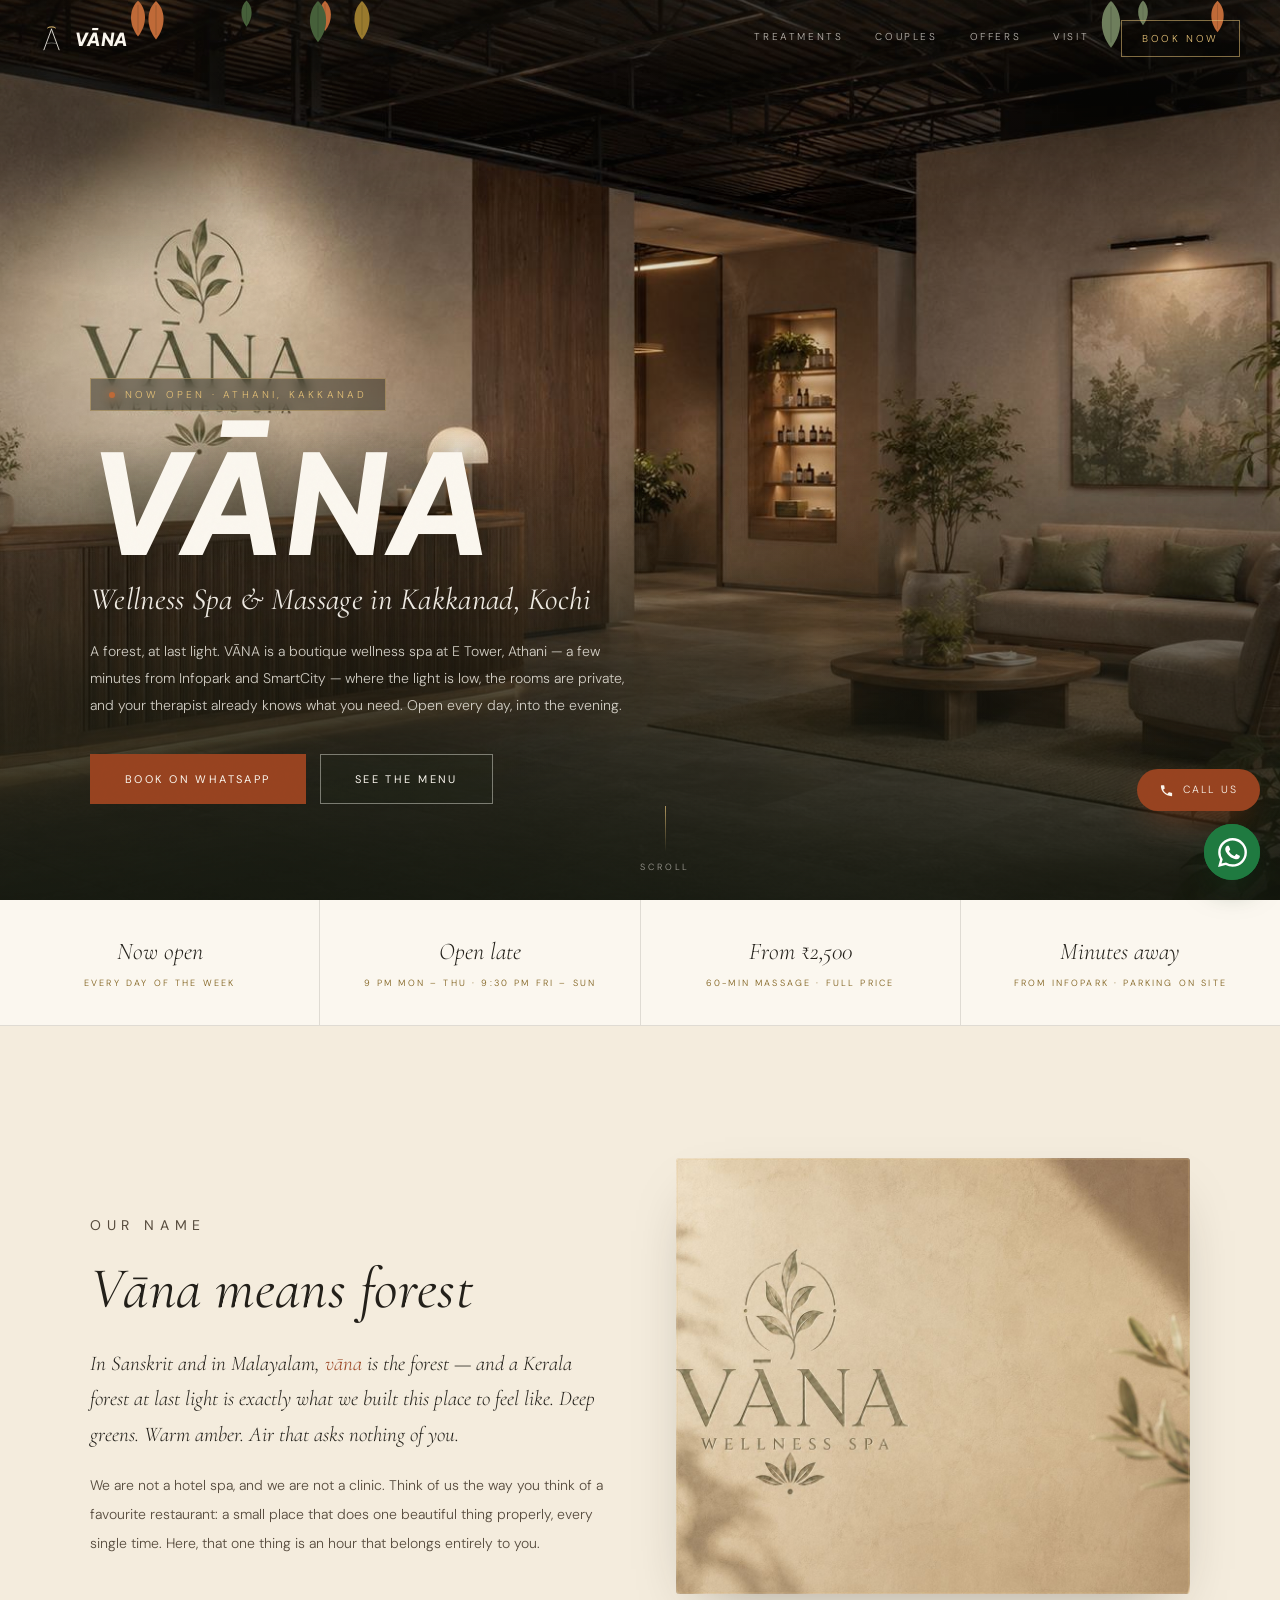
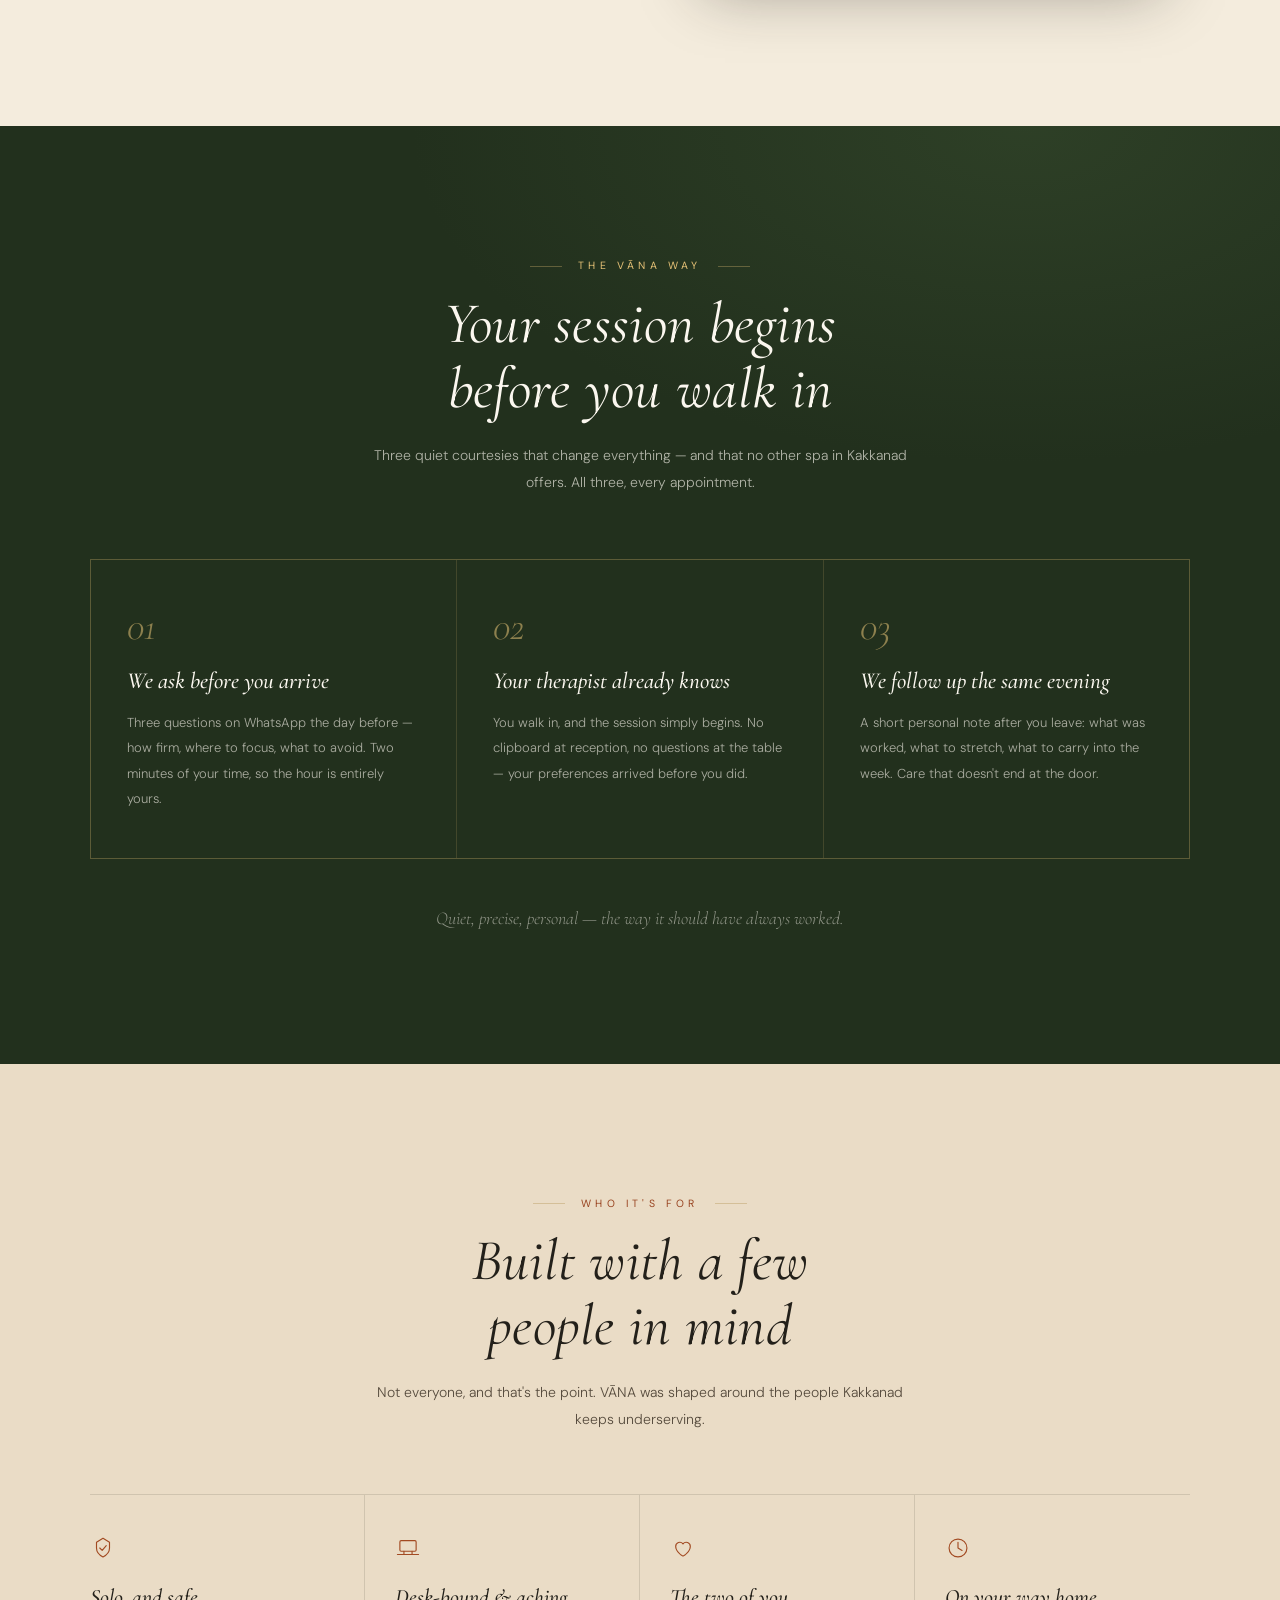
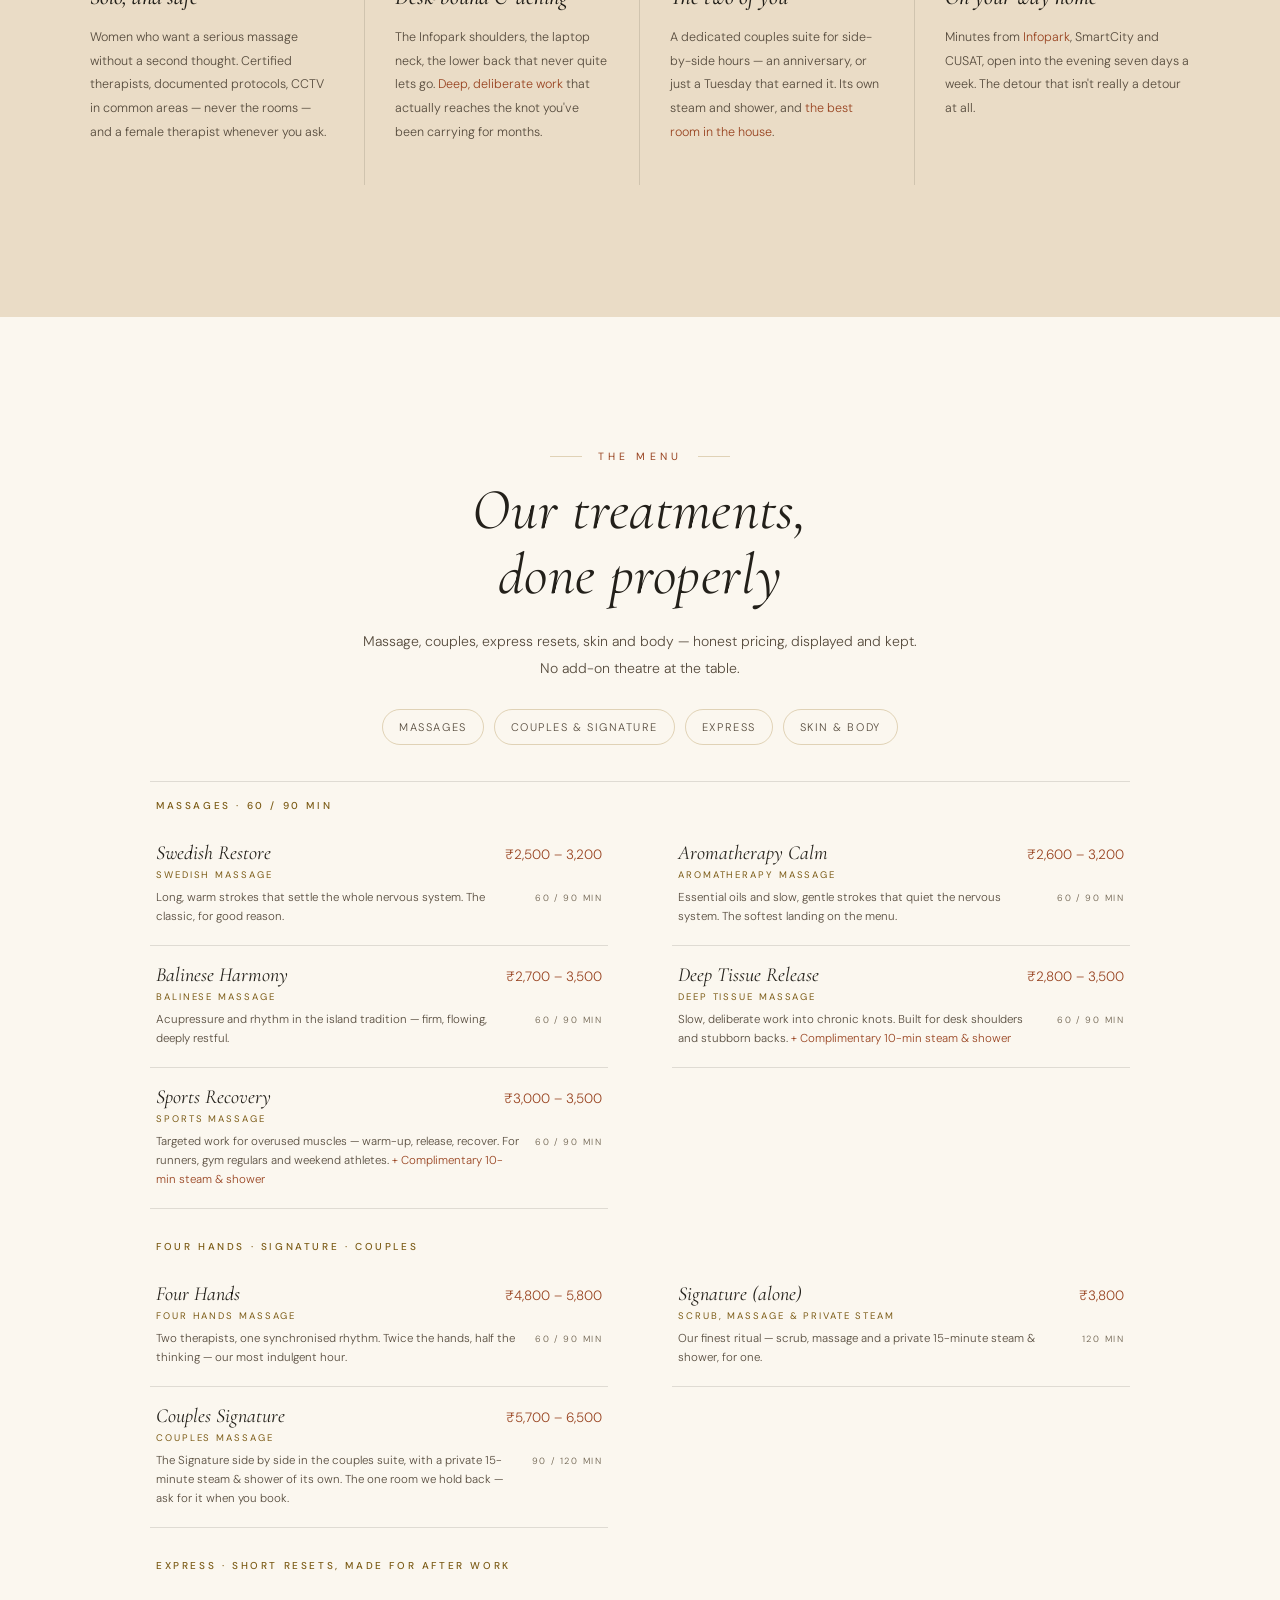
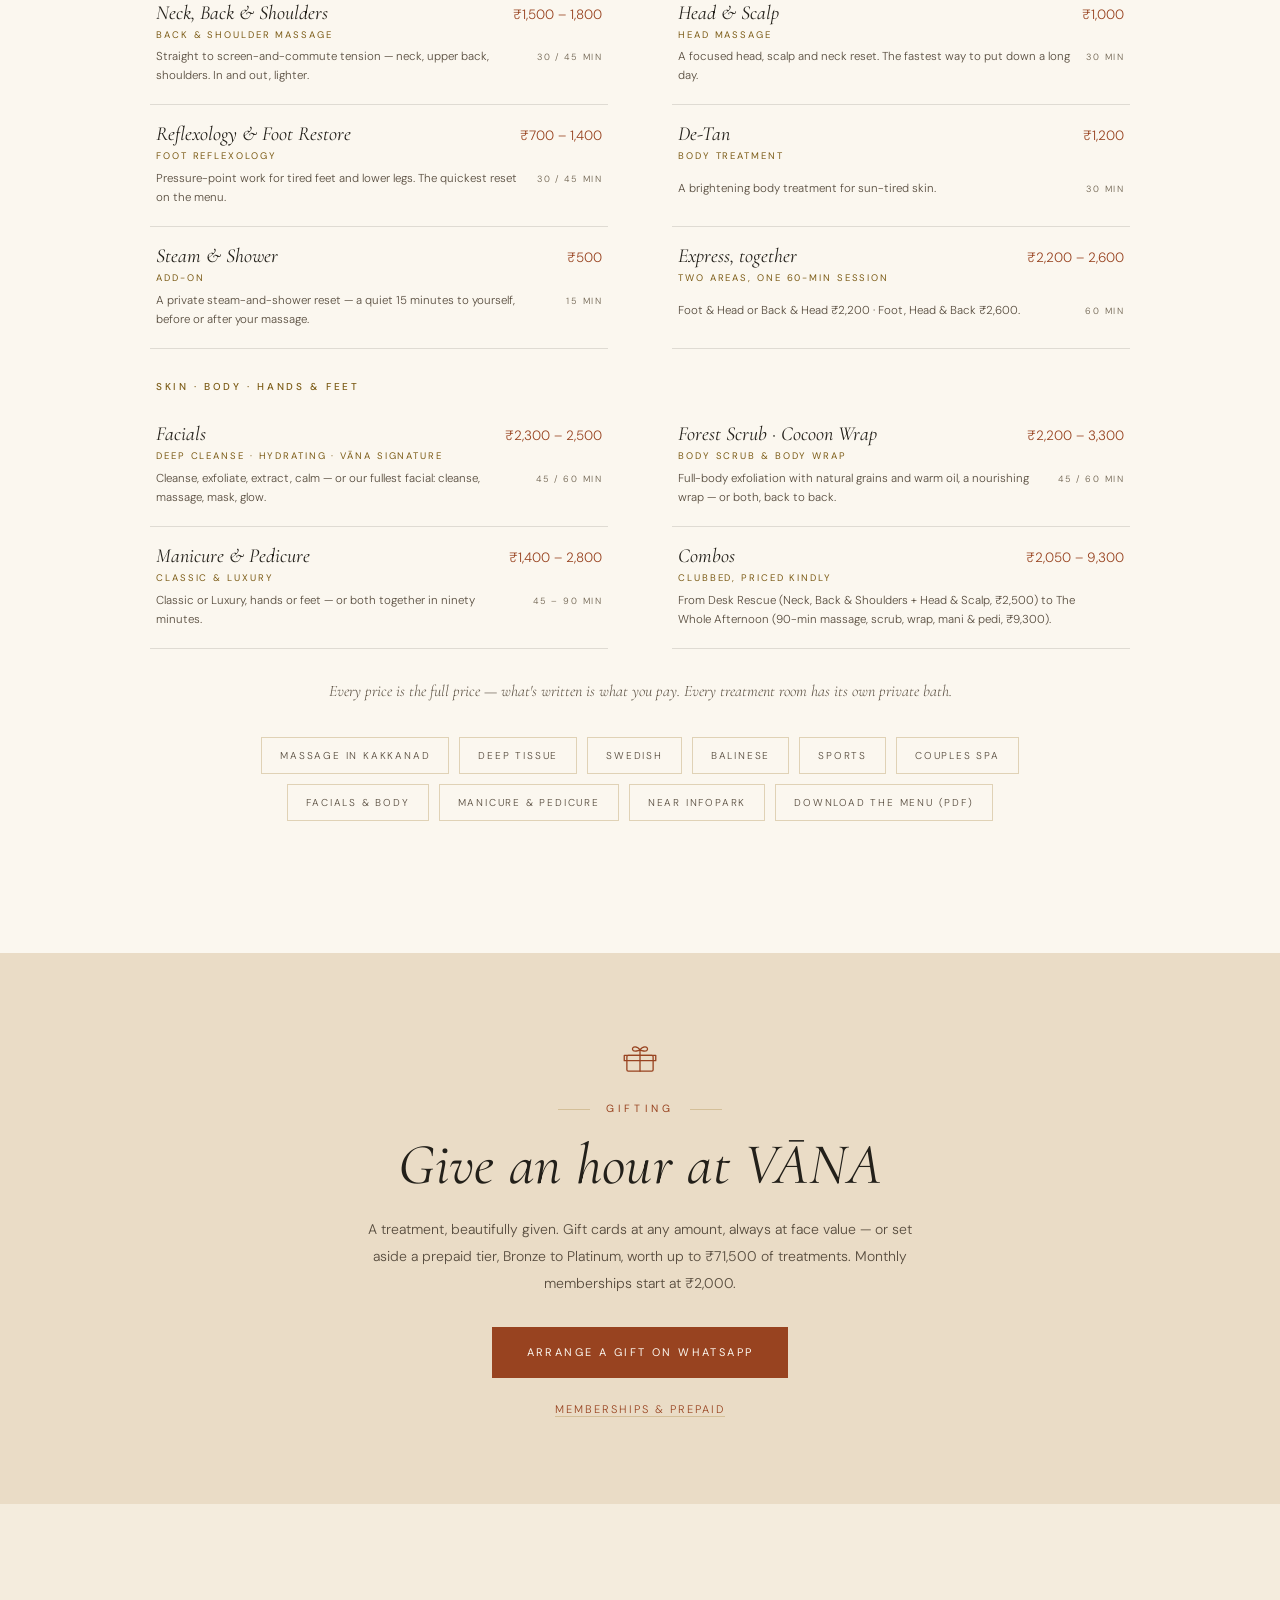
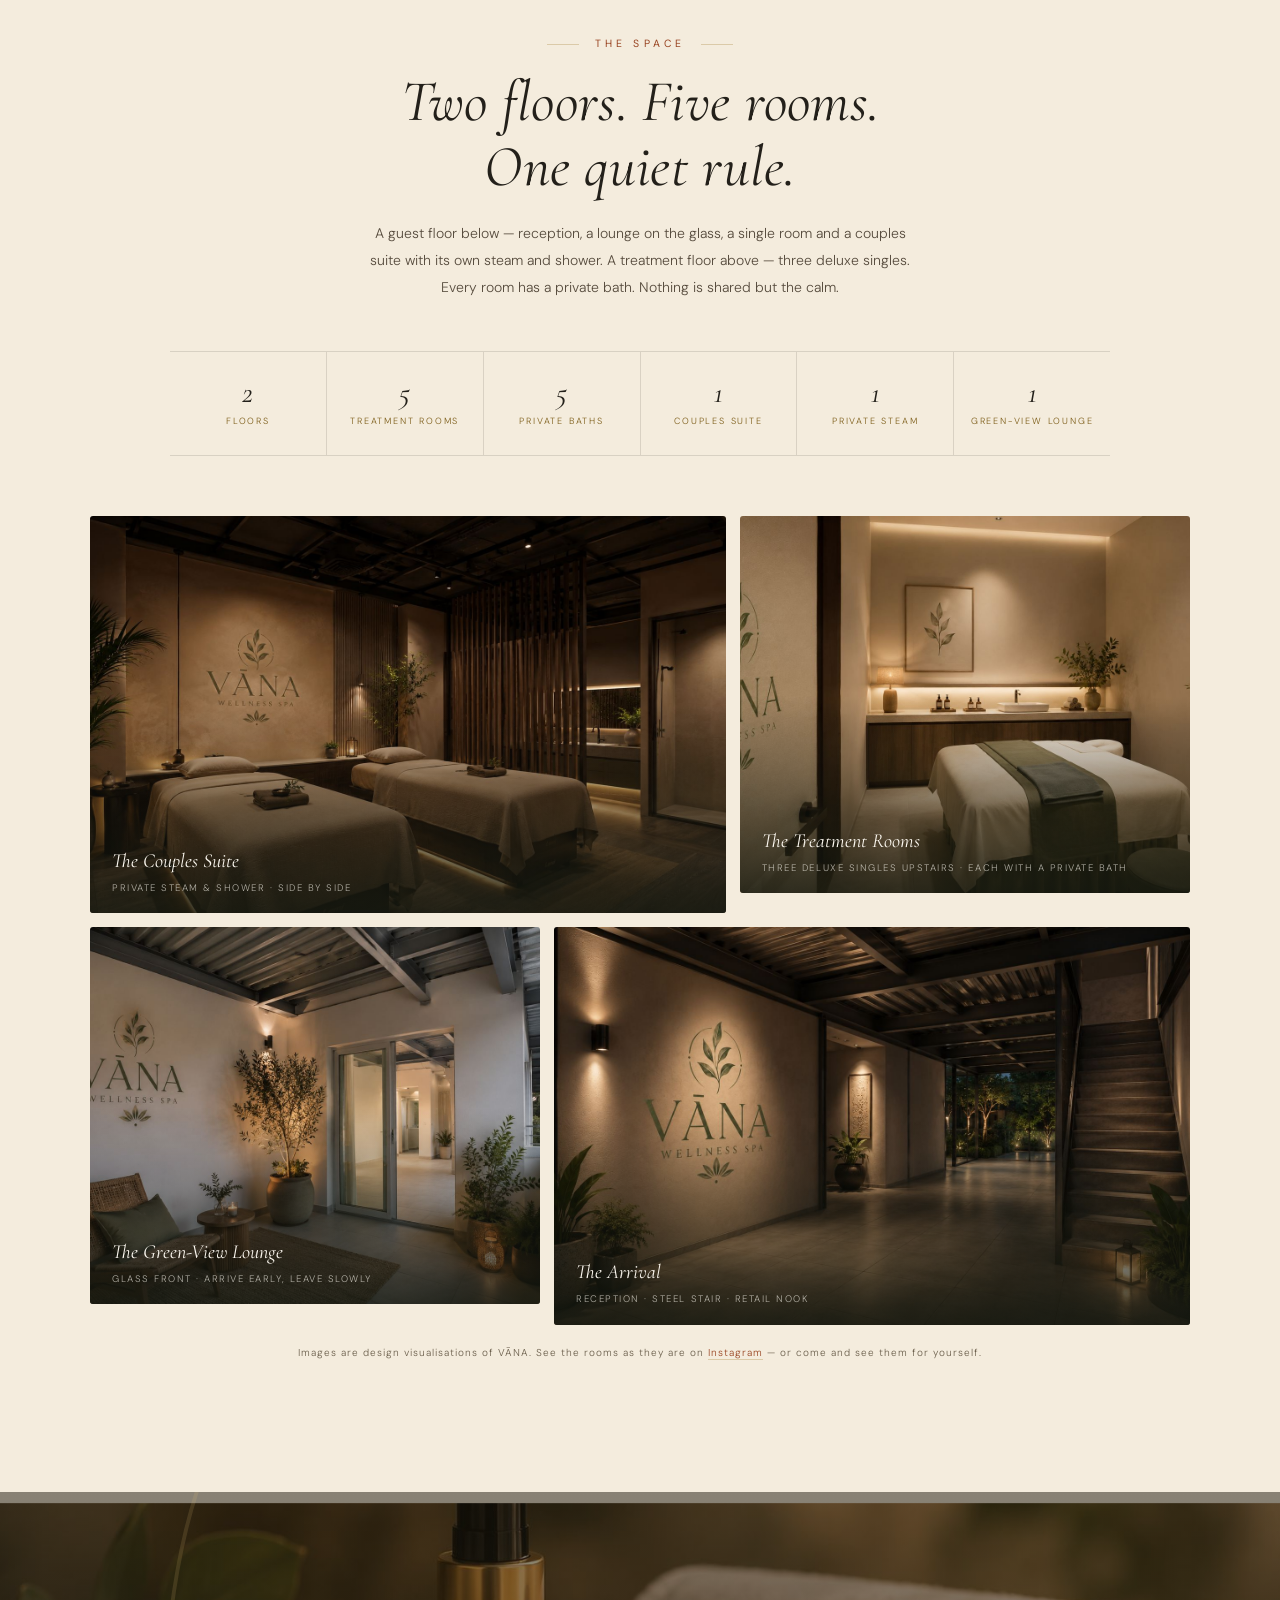
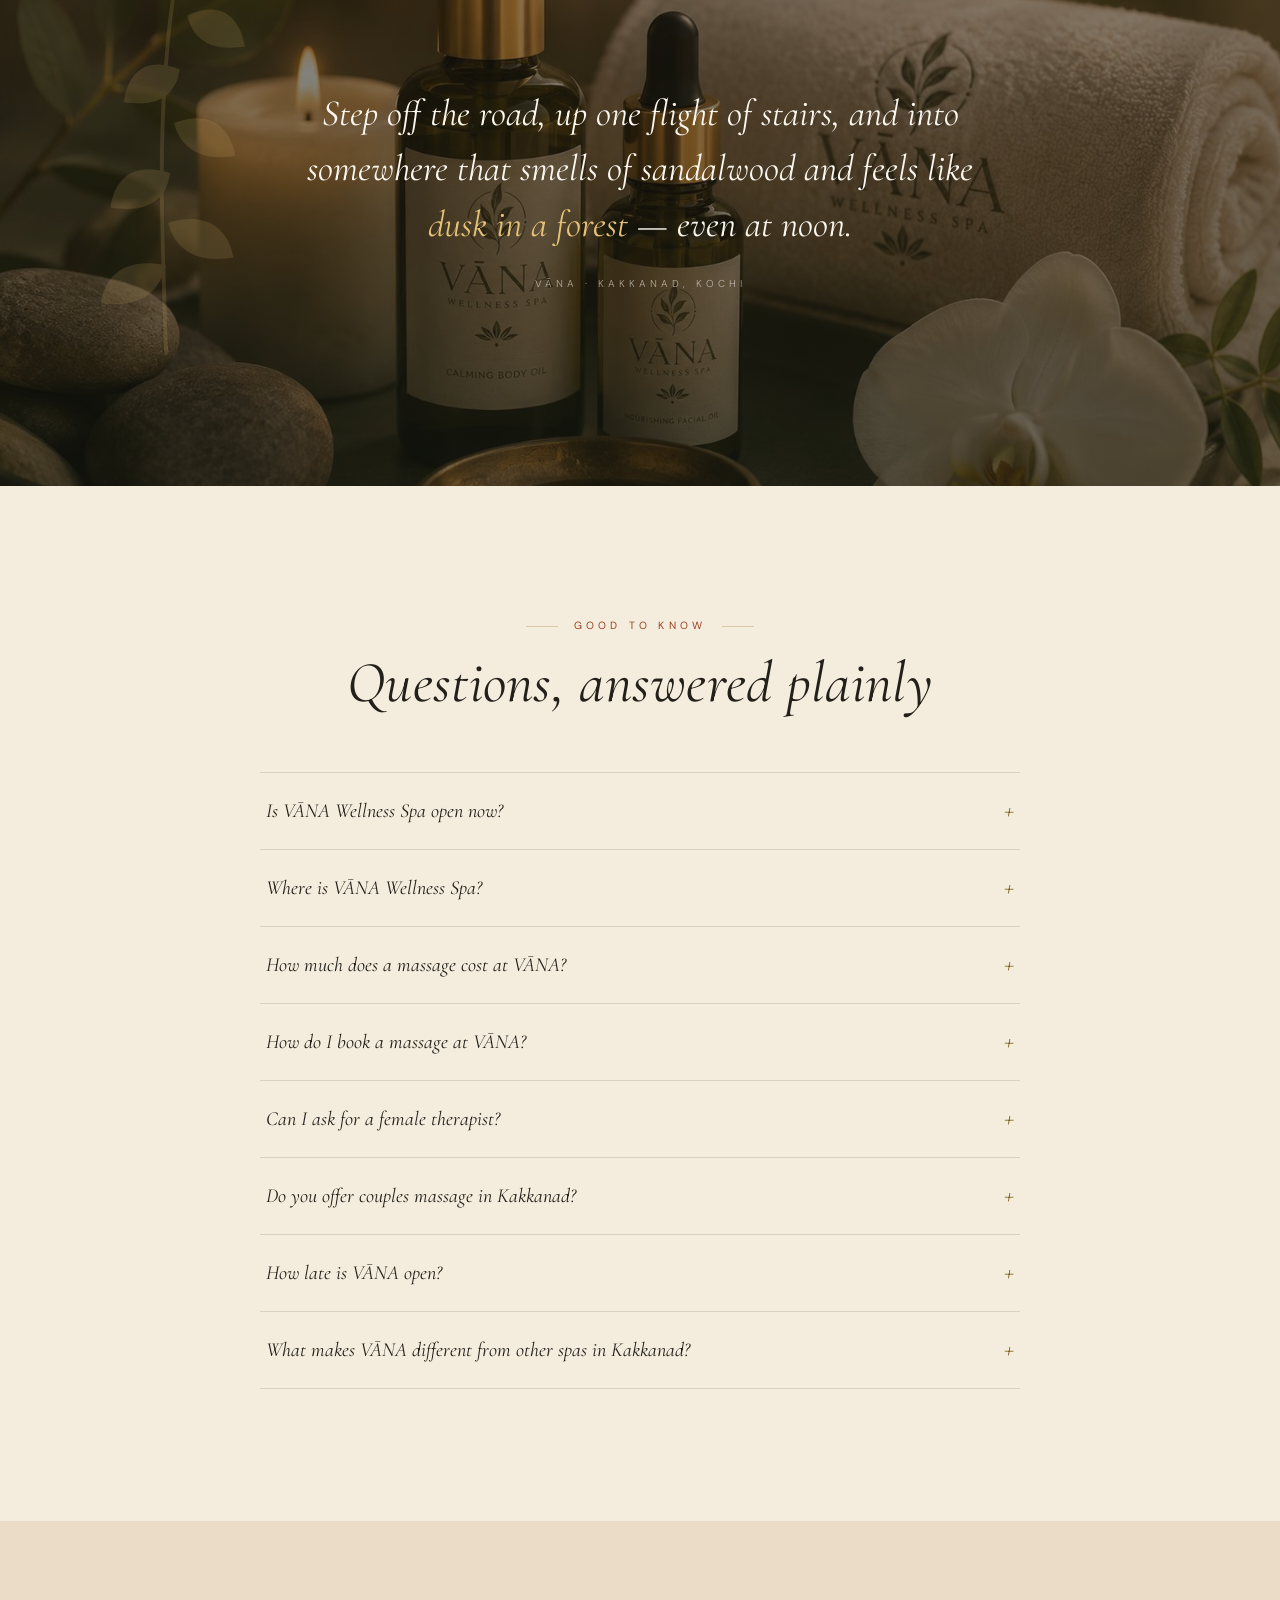
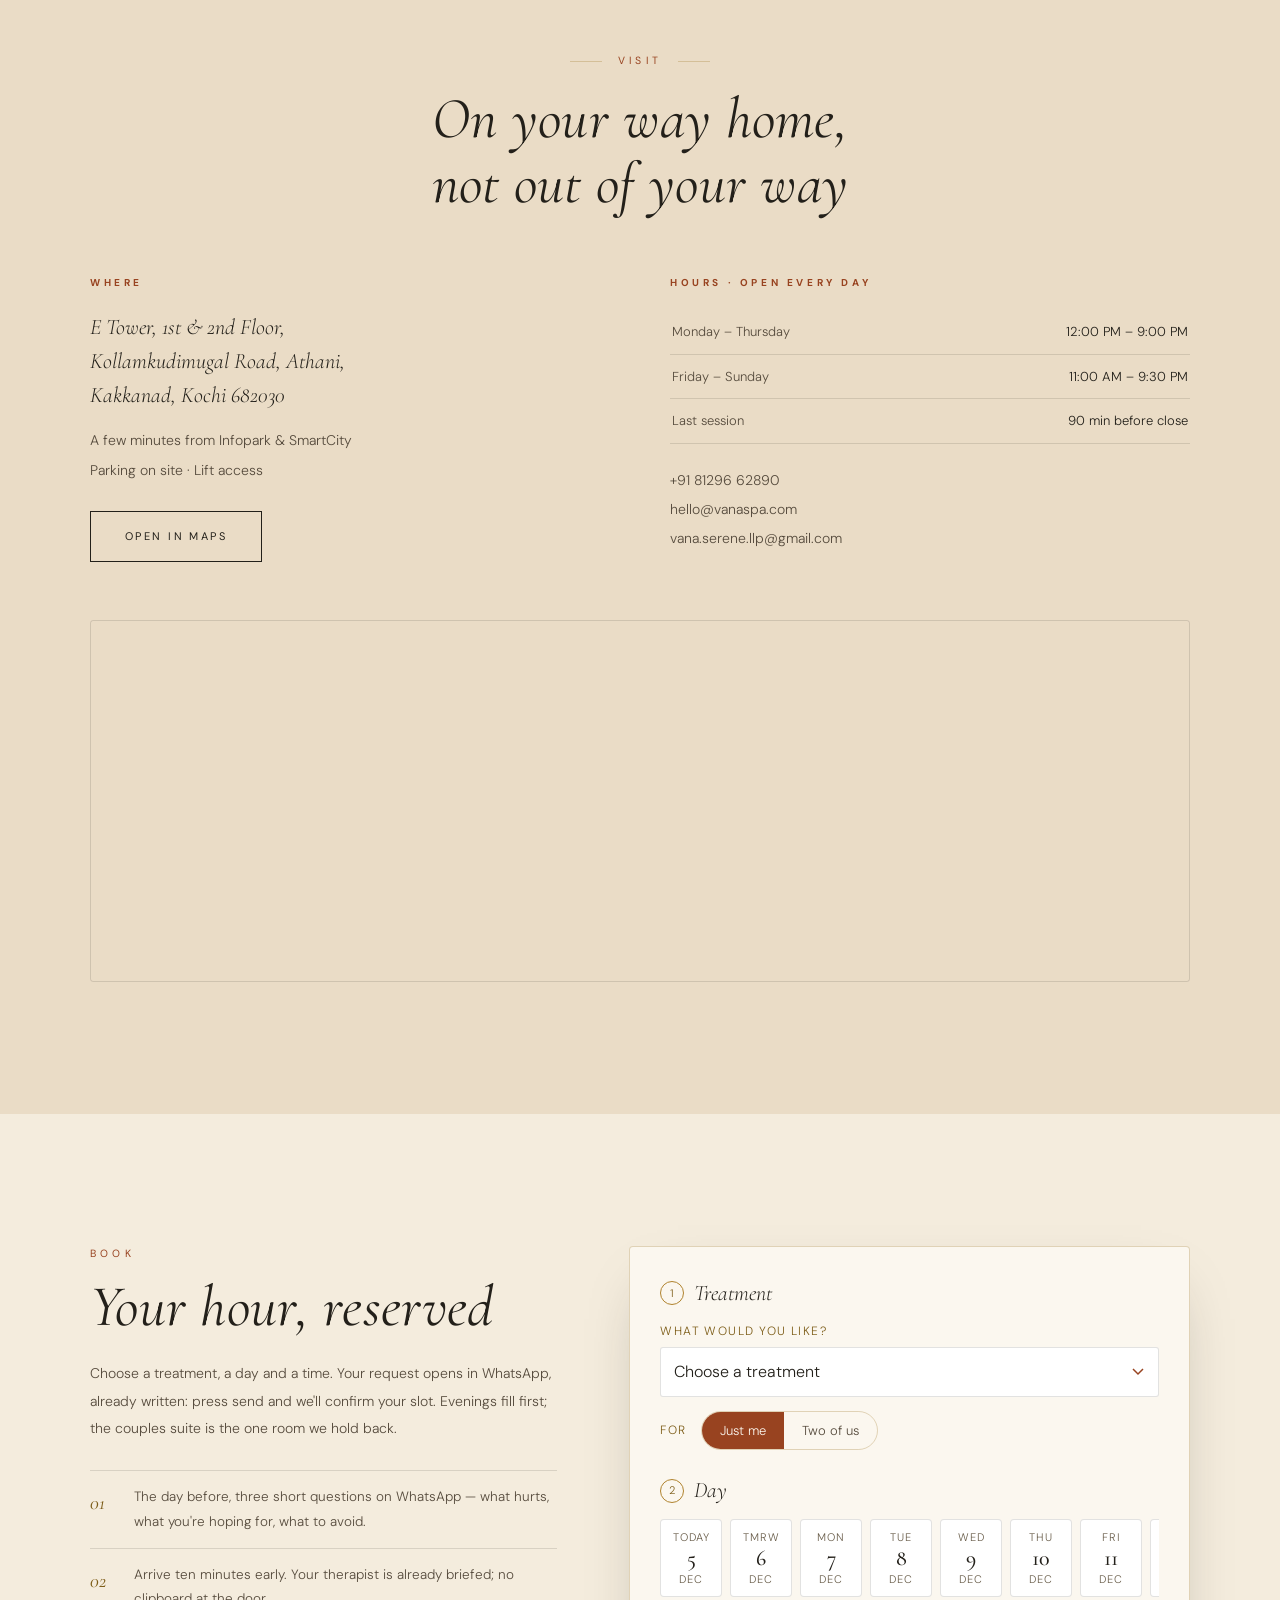
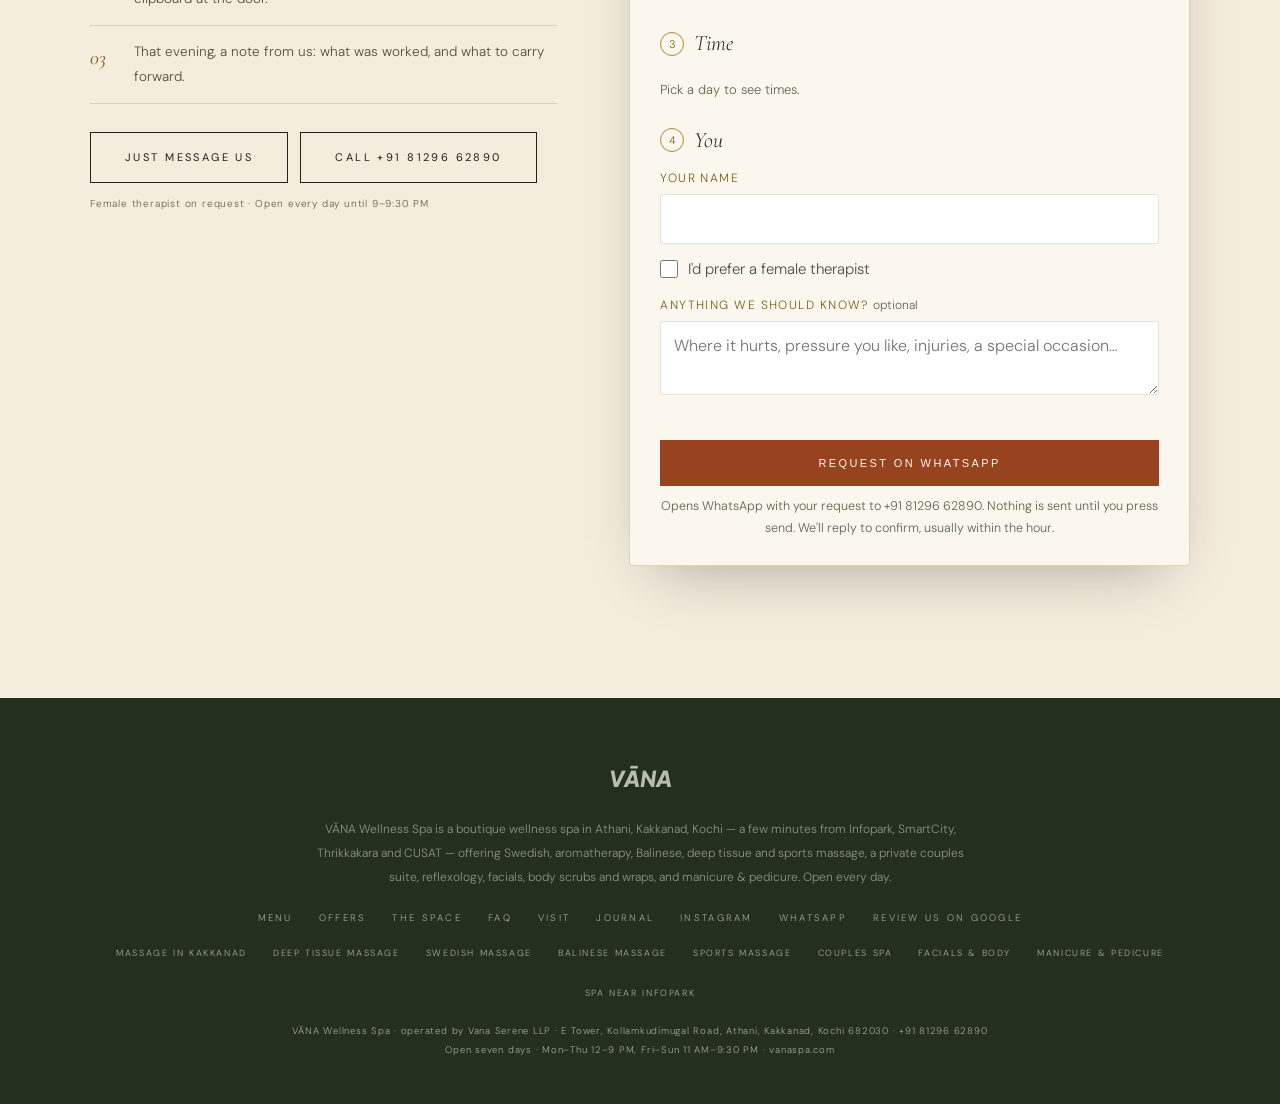
<file: index.html>
<!DOCTYPE html>
<html lang="en">
<head>

<!-- ═══════════════════════════════════════════════
  VĀNA — full site · v5 "Last Light"
  Warm golden-hour editorial redesign
═══════════════════════════════════════════════ -->
<meta charset="UTF-8">
<meta name="viewport" content="width=device-width, initial-scale=1.0">
<meta http-equiv="X-UA-Compatible" content="IE=edge">
<meta name="google-site-verification" content="cYq0rBNSyR91LsMQtkQZjhLUeWRUGMsIBkQb29fvf_w"/>

<!-- Google tag (gtag.js) -->
<script async src="https://www.googletagmanager.com/gtag/js?id=G-7RVEWWMJKN"></script>
<script>
  window.dataLayer = window.dataLayer || [];
  function gtag(){dataLayer.push(arguments);}
  gtag('js', new Date());

  gtag('config', 'G-7RVEWWMJKN');

  /* Booking-intent events: WhatsApp, call, email and directions taps */
  document.addEventListener('click',function(e){var a=e.target.closest&&e.target.closest('a[href]');if(!a)return;var h=a.getAttribute('href'),ev=/wa\.me\//.test(h)?'whatsapp_click':/^tel:/.test(h)?'phone_click':/^mailto:/.test(h)?'email_click':/share\.google|google\.[a-z.]+\/maps/.test(h)?'directions_click':null;if(!ev)return;var s=a.closest('section[id],header,footer,.float-actions,.fa-wa,nav');gtag('event',ev,{link_location:s?(s.id||s.className.split(' ')[0]||s.tagName.toLowerCase()):'page',link_text:(a.textContent.trim()||a.getAttribute('aria-label')||'').slice(0,60)});});
</script>

<title>VĀNA Wellness Spa Kakkanad | Massage &amp; Spa near Infopark, Kochi</title>

<link rel="icon" type="image/x-icon" href="/favicon.ico">
<link rel="icon" href="/favicon.svg" type="image/svg+xml">
<link rel="icon" href="/favicon.png" type="image/png">
<link rel="apple-touch-icon" href="/apple-touch-icon.png">

<meta name="description" content="Boutique day spa in Athani, Kakkanad, a few minutes from Infopark, Kochi. Swedish, Balinese, deep tissue and sports massage, a private couples suite, facials and body care. Open every day into the evening.">
<meta name="author" content="VĀNA Wellness Spa">
<meta name="robots" content="index, follow, max-image-preview:large">
<meta name="theme-color" content="#23311E">

<link rel="canonical" href="https://vanaspa.com/">
<link rel="preload" as="image" href="/assets/img/hero-reception.jpg">

<!-- Open Graph -->
<meta property="og:type"         content="website">
<meta property="og:url"          content="https://vanaspa.com/">
<meta property="og:site_name"    content="VĀNA Wellness Spa">
<meta property="og:title"        content="VĀNA Wellness Spa Kakkanad | Massage &amp; Spa near Infopark, Kochi">
<meta property="og:description"  content="A boutique wellness spa at E Tower, Athani, Kakkanad — now open every day. Your therapist is briefed before you arrive. Massage from ₹2,500, a private couples suite, facials and body treatments.">
<meta property="og:image"        content="https://vanaspa.com/assets/og-image.jpg">
<meta property="og:image:width"  content="1200">
<meta property="og:image:height" content="630">
<meta property="og:image:alt"    content="The reception at VĀNA Wellness Spa, Kakkanad — warm wood, soft light and greenery">
<meta property="og:locale"       content="en_IN">

<!-- Twitter/X Card -->
<meta name="twitter:card"        content="summary_large_image">
<meta name="twitter:url"         content="https://vanaspa.com/">
<meta name="twitter:title"       content="VĀNA Wellness Spa Kakkanad | Massage &amp; Spa near Infopark">
<meta name="twitter:description" content="A boutique wellness spa near Infopark, Kochi — now open every day. Massage, couples suite, facials and body treatments.">
<meta name="twitter:image"       content="https://vanaspa.com/assets/og-image.jpg">
<meta name="twitter:image:alt"   content="The reception at VĀNA Wellness Spa, Kakkanad">

<!-- Geo / Local SEO -->
<meta name="geo.region"    content="IN-KL">
<meta name="geo.placename" content="Athani, Kakkanad, Kochi, Kerala">
<meta name="geo.position"  content="10.01981;76.35331">
<meta name="ICBM"          content="10.01981, 76.35331">

<!-- JSON-LD Structured Data -->
<script type="application/ld+json">
{
 "@context": "https://schema.org",
 "@graph": [
  {
   "@type": "DaySpa",
   "@id": "https://vanaspa.com/#business",
   "name": "VĀNA Wellness Spa",
   "alternateName": [
    "Vana Wellness Spa",
    "Vana Spa Kakkanad",
    "VANA Spa",
    "Vana Spa Athani"
   ],
   "description": "VĀNA Wellness Spa is a boutique wellness spa in Athani, Kakkanad, Kochi, minutes from Infopark and SmartCity. Swedish, Balinese, aromatherapy, deep tissue and sports massage, couples spa experiences, four-hands massage, reflexology, head and shoulder therapies, facials, body scrubs and wraps, manicure and pedicure. Private treatment rooms each with their own bath, a dedicated couples suite with steam and shower, and professionally trained therapists. Open seven days a week with evening appointments.",
   "url": "https://vanaspa.com/",
   "telephone": "+918129662890",
   "email": "hello@vanaspa.com",
   "image": [
    "https://vanaspa.com/assets/og-image.jpg",
    "https://vanaspa.com/assets/img/hero-reception.jpg",
    "https://vanaspa.com/assets/img/couples-suite.jpg",
    "https://vanaspa.com/assets/img/treatment-room.jpg"
   ],
   "logo": "https://vanaspa.com/favicon.png",
   "foundingDate": "2026-09-18",
   "slogan": "A forest, at last light.",
   "sameAs": [
    "https://www.instagram.com/vana_wellness_spa/"
   ],
   "hasMap": "https://share.google/J33BrEqedsUDC5wgM",
   "address": {
    "@type": "PostalAddress",
    "streetAddress": "E Tower, 1st & 2nd Floor, Kollamkudimugal Road, Athani",
    "addressLocality": "Kakkanad, Kochi",
    "addressRegion": "Kerala",
    "postalCode": "682030",
    "addressCountry": "IN"
   },
   "geo": {
    "@type": "GeoCoordinates",
    "latitude": 10.01981,
    "longitude": 76.35331
   },
   "openingHoursSpecification": [
    {
     "@type": "OpeningHoursSpecification",
     "dayOfWeek": [
      "Monday",
      "Tuesday",
      "Wednesday",
      "Thursday"
     ],
     "opens": "12:00",
     "closes": "21:00"
    },
    {
     "@type": "OpeningHoursSpecification",
     "dayOfWeek": [
      "Friday",
      "Saturday",
      "Sunday"
     ],
     "opens": "11:00",
     "closes": "21:30"
    }
   ],
   "priceRange": "₹700–₹9,300",
   "currenciesAccepted": "INR",
   "paymentAccepted": "Cash, UPI, Credit Card, Debit Card",
   "amenityFeature": [
    {
     "@type": "LocationFeatureSpecification",
     "name": "Private bath in every treatment room",
     "value": true
    },
    {
     "@type": "LocationFeatureSpecification",
     "name": "Couples suite with private steam and shower",
     "value": true
    },
    {
     "@type": "LocationFeatureSpecification",
     "name": "Parking on site",
     "value": true
    },
    {
     "@type": "LocationFeatureSpecification",
     "name": "Lift access",
     "value": true
    },
    {
     "@type": "LocationFeatureSpecification",
     "name": "Female therapist on request",
     "value": true
    }
   ],
   "areaServed": [
    "Kakkanad",
    "Athani",
    "Infopark",
    "SmartCity Kochi",
    "Thrikkakara",
    "Rajagiri Valley",
    "CUSAT",
    "Kochi"
   ],
   "hasOfferCatalog": {
    "@type": "OfferCatalog",
    "name": "VĀNA treatments",
    "itemListElement": [
     {
      "@type": "OfferCatalog",
      "name": "Massages",
      "itemListElement": [
       {
        "@type": "Offer",
        "itemOffered": {
         "@type": "Service",
         "name": "Swedish Restore — Swedish massage",
         "description": "Long, warm strokes that settle the whole nervous system. The classic, for good reason."
        },
        "priceCurrency": "INR",
        "priceSpecification": {
         "@type": "PriceSpecification",
         "minPrice": "2500",
         "maxPrice": "3200",
         "priceCurrency": "INR"
        }
       },
       {
        "@type": "Offer",
        "itemOffered": {
         "@type": "Service",
         "name": "Aromatherapy Calm — Aromatherapy massage",
         "description": "Essential oils and slow, gentle strokes that quiet the nervous system. The softest landing on the menu."
        },
        "priceCurrency": "INR",
        "priceSpecification": {
         "@type": "PriceSpecification",
         "minPrice": "2600",
         "maxPrice": "3200",
         "priceCurrency": "INR"
        }
       },
       {
        "@type": "Offer",
        "itemOffered": {
         "@type": "Service",
         "name": "Balinese Harmony — Balinese massage",
         "description": "Acupressure and rhythm in the island tradition — firm, flowing, deeply restful."
        },
        "priceCurrency": "INR",
        "priceSpecification": {
         "@type": "PriceSpecification",
         "minPrice": "2700",
         "maxPrice": "3500",
         "priceCurrency": "INR"
        }
       },
       {
        "@type": "Offer",
        "itemOffered": {
         "@type": "Service",
         "name": "Deep Tissue Release — Deep tissue massage",
         "description": "Slow, deliberate work into chronic knots. Built for desk shoulders and stubborn backs."
        },
        "priceCurrency": "INR",
        "priceSpecification": {
         "@type": "PriceSpecification",
         "minPrice": "2800",
         "maxPrice": "3500",
         "priceCurrency": "INR"
        }
       },
       {
        "@type": "Offer",
        "itemOffered": {
         "@type": "Service",
         "name": "Sports Recovery — Sports massage",
         "description": "Targeted work for overused muscles — warm-up, release, recover. For runners, gym regulars and weekend athletes."
        },
        "priceCurrency": "INR",
        "priceSpecification": {
         "@type": "PriceSpecification",
         "minPrice": "3000",
         "maxPrice": "3500",
         "priceCurrency": "INR"
        }
       },
       {
        "@type": "Offer",
        "itemOffered": {
         "@type": "Service",
         "name": "Four Hands — Four hands massage",
         "description": "Two therapists, one synchronised rhythm. Twice the hands, half the thinking — our most indulgent hour."
        },
        "priceCurrency": "INR",
        "priceSpecification": {
         "@type": "PriceSpecification",
         "minPrice": "4800",
         "maxPrice": "5800",
         "priceCurrency": "INR"
        }
       },
       {
        "@type": "Offer",
        "itemOffered": {
         "@type": "Service",
         "name": "Signature (alone) — Scrub, massage & private steam",
         "description": "Our finest ritual — scrub, massage and a private 15-minute steam & shower, for one."
        },
        "priceCurrency": "INR",
        "price": "3800"
       },
       {
        "@type": "Offer",
        "itemOffered": {
         "@type": "Service",
         "name": "Couples Signature — Couples massage",
         "description": "The Signature ritual side by side in the couples suite, which has its own steam and shower."
        },
        "priceCurrency": "INR",
        "priceSpecification": {
         "@type": "PriceSpecification",
         "minPrice": "5700",
         "maxPrice": "6500",
         "priceCurrency": "INR"
        }
       }
      ],
      "url": "https://vanaspa.com/massage-kakkanad/"
     },
     {
      "@type": "OfferCatalog",
      "name": "Express",
      "itemListElement": [
       {
        "@type": "Offer",
        "itemOffered": {
         "@type": "Service",
         "name": "Reflexology & Foot Restore — Foot reflexology",
         "description": "Pressure-point work for tired feet and lower legs. The quickest reset on the menu."
        },
        "priceCurrency": "INR",
        "priceSpecification": {
         "@type": "PriceSpecification",
         "minPrice": "700",
         "maxPrice": "1400",
         "priceCurrency": "INR"
        }
       },
       {
        "@type": "Offer",
        "itemOffered": {
         "@type": "Service",
         "name": "Head & Scalp — Head massage",
         "description": "A focused head, scalp and neck reset. The fastest way to put down a long day."
        },
        "priceCurrency": "INR",
        "price": "1000"
       },
       {
        "@type": "Offer",
        "itemOffered": {
         "@type": "Service",
         "name": "Neck, Back & Shoulders — Back and shoulder massage",
         "description": "Straight to screen-and-commute tension — neck, upper back, shoulders. In and out, lighter."
        },
        "priceCurrency": "INR",
        "priceSpecification": {
         "@type": "PriceSpecification",
         "minPrice": "1500",
         "maxPrice": "1800",
         "priceCurrency": "INR"
        }
       },
       {
        "@type": "Offer",
        "itemOffered": {
         "@type": "Service",
         "name": "De-Tan — De-tan body treatment",
         "description": "A brightening body treatment for sun-tired skin."
        },
        "priceCurrency": "INR",
        "price": "1200"
       },
       {
        "@type": "Offer",
        "itemOffered": {
         "@type": "Service",
         "name": "Steam & Shower — Private steam",
         "description": "A private steam-and-shower reset — a quiet 15 minutes to yourself, before or after your massage."
        },
        "priceCurrency": "INR",
        "price": "500"
       },
       {
        "@type": "Offer",
        "itemOffered": {
         "@type": "Service",
         "name": "Foot & Head — Express combination"
        },
        "priceCurrency": "INR",
        "price": "2200"
       },
       {
        "@type": "Offer",
        "itemOffered": {
         "@type": "Service",
         "name": "Back & Head — Express combination"
        },
        "priceCurrency": "INR",
        "price": "2200"
       },
       {
        "@type": "Offer",
        "itemOffered": {
         "@type": "Service",
         "name": "Foot, Head & Back — Express combination"
        },
        "priceCurrency": "INR",
        "price": "2600"
       }
      ],
      "url": "https://vanaspa.com/spa-near-infopark/"
     },
     {
      "@type": "OfferCatalog",
      "name": "Facials and body",
      "itemListElement": [
       {
        "@type": "Offer",
        "itemOffered": {
         "@type": "Service",
         "name": "Deep Cleanse Facial",
         "description": "Cleanse, exfoliate, extract, calm."
        },
        "priceCurrency": "INR",
        "price": "2300"
       },
       {
        "@type": "Offer",
        "itemOffered": {
         "@type": "Service",
         "name": "Hydrating Facial",
         "description": "Deep moisture for dry, tired skin."
        },
        "priceCurrency": "INR",
        "price": "2300"
       },
       {
        "@type": "Offer",
        "itemOffered": {
         "@type": "Service",
         "name": "VĀNA Signature Facial",
         "description": "Our fullest facial — cleanse, massage, mask, glow."
        },
        "priceCurrency": "INR",
        "price": "2500"
       },
       {
        "@type": "Offer",
        "itemOffered": {
         "@type": "Service",
         "name": "Forest Scrub — Body scrub",
         "description": "Full-body exfoliation with natural grains and warm oil."
        },
        "priceCurrency": "INR",
        "price": "2200"
       },
       {
        "@type": "Offer",
        "itemOffered": {
         "@type": "Service",
         "name": "Cocoon Wrap — Body wrap",
         "description": "A nourishing full-body wrap — hydrate, detox, rest."
        },
        "priceCurrency": "INR",
        "price": "2200"
       },
       {
        "@type": "Offer",
        "itemOffered": {
         "@type": "Service",
         "name": "Scrub & Cocoon — Body scrub and wrap",
         "description": "Both, back to back."
        },
        "priceCurrency": "INR",
        "price": "3300"
       }
      ],
      "url": "https://vanaspa.com/facials-body-care/"
     },
     {
      "@type": "OfferCatalog",
      "name": "Hands and feet",
      "itemListElement": [
       {
        "@type": "Offer",
        "itemOffered": {
         "@type": "Service",
         "name": "Classic Manicure"
        },
        "priceCurrency": "INR",
        "price": "1400"
       },
       {
        "@type": "Offer",
        "itemOffered": {
         "@type": "Service",
         "name": "Luxury Manicure"
        },
        "priceCurrency": "INR",
        "price": "2000"
       },
       {
        "@type": "Offer",
        "itemOffered": {
         "@type": "Service",
         "name": "Classic Pedicure"
        },
        "priceCurrency": "INR",
        "price": "1600"
       },
       {
        "@type": "Offer",
        "itemOffered": {
         "@type": "Service",
         "name": "Luxury Pedicure"
        },
        "priceCurrency": "INR",
        "price": "2300"
       },
       {
        "@type": "Offer",
        "itemOffered": {
         "@type": "Service",
         "name": "Manicure & Pedicure — Manicure and pedicure"
        },
        "priceCurrency": "INR",
        "price": "2800"
       }
      ],
      "url": "https://vanaspa.com/manicure-pedicure-kakkanad/"
     }
    ]
   }
  },
  {
   "@type": "WebSite",
   "@id": "https://vanaspa.com/#website",
   "url": "https://vanaspa.com/",
   "name": "VĀNA Wellness Spa",
   "publisher": {
    "@id": "https://vanaspa.com/#business"
   }
  },
  {
   "@type": "FAQPage",
   "@id": "https://vanaspa.com/#faq",
   "mainEntity": [
    {
     "@type": "Question",
     "name": "Is VĀNA Wellness Spa open now?",
     "acceptedAnswer": {
      "@type": "Answer",
      "text": "Yes. VĀNA opened on 18 September 2026 at E Tower, Kollamkudimugal Road, Athani, Kakkanad, Kochi 682030, and is open every day: Monday to Thursday 12 PM to 9 PM, Friday to Sunday 11 AM to 9:30 PM."
     }
    },
    {
     "@type": "Question",
     "name": "Where is VĀNA Wellness Spa?",
     "acceptedAnswer": {
      "@type": "Answer",
      "text": "On the 1st and 2nd floors of E Tower, Kollamkudimugal Road, Athani, Kakkanad, Kochi 682030 — a few minutes from Infopark, SmartCity and CUSAT. Parking is on site, with lift access."
     }
    },
    {
     "@type": "Question",
     "name": "How much does a massage cost at VĀNA?",
     "acceptedAnswer": {
      "@type": "Answer",
      "text": "Full-body massages are ₹2,500–3,000 for 60 minutes and ₹3,200–3,500 for 90 minutes: Swedish (₹2,500 / ₹3,200), Aromatherapy (₹2,600 / ₹3,200), Balinese (₹2,700 / ₹3,500), Deep Tissue (₹2,800 / ₹3,500) and Sports (₹3,000 / ₹3,500). Four Hands is ₹4,800 / ₹5,800. Express sessions start at ₹700. Every price is the full price."
     }
    },
    {
     "@type": "Question",
     "name": "How do I book a massage at VĀNA?",
     "acceptedAnswer": {
      "@type": "Answer",
      "text": "Message us on WhatsApp or call +91 81296 62890 with the treatment, day and time. The day before, we send three short questions so your therapist is ready when you arrive."
     }
    },
    {
     "@type": "Question",
     "name": "Can I ask for a female therapist?",
     "acceptedAnswer": {
      "@type": "Answer",
      "text": "Yes. Just say so when you book."
     }
    },
    {
     "@type": "Question",
     "name": "Do you offer couples massage in Kakkanad?",
     "acceptedAnswer": {
      "@type": "Answer",
      "text": "Yes. VĀNA has a private couples suite with its own steam and shower. The Couples Signature — scrub, massage and a private 15-minute steam, side by side — is ₹5,700 for 90 minutes and ₹6,500 for 120 minutes."
     }
    },
    {
     "@type": "Question",
     "name": "How late is VĀNA open?",
     "acceptedAnswer": {
      "@type": "Answer",
      "text": "Monday to Thursday until 9 PM, Friday to Sunday until 9:30 PM. The last session begins 90 minutes before closing."
     }
    },
    {
     "@type": "Question",
     "name": "What makes VĀNA different from other spas in Kakkanad?",
     "acceptedAnswer": {
      "@type": "Answer",
      "text": "Three courtesies: a three-question WhatsApp intake the day before, a therapist fully briefed before you arrive, and a personal follow-up note the same evening. Every treatment room also has its own private bath."
     }
    }
   ]
  }
 ]
}
</script>

<!-- Fonts -->
<link rel="preconnect" href="https://fonts.googleapis.com">
<link rel="preconnect" href="https://fonts.gstatic.com" crossorigin>
<link href="https://fonts.googleapis.com/css2?family=Cormorant+Garamond:ital,wght@0,300;0,400;0,500;0,600;1,300;1,400;1,500;1,600&family=DM+Sans:wght@200;300;400;500&family=Plus+Jakarta+Sans:ital,wght@0,500;0,600;1,800&display=swap" rel="stylesheet">

<style>
:root{
  /* Warm "Last Light" palette */
  --paper:#F4ECDD; --cream:#FBF7EF; --sand:#EADCC6; --sand-deep:#E3D2B8;
  --ink:#23201A; --soft:#564B3D; --faint:#6A5E4B;
  --forest:#22301D; --forest-2:#2A3A24; --fern:#46603A;
  --terra:#984320; --terra-lt:#C06A38;
  --gold:#7C5C17; --gold-mid:#B0832E; --gold-lt:#E6C277;
  --serif:'Cormorant Garamond',Georgia,serif;
  --sans:'DM Sans',system-ui,sans-serif;
  --brand:'Plus Jakarta Sans',system-ui,sans-serif;
  --ease:cubic-bezier(.22,1,.36,1);
  --hair:rgba(35,32,26,.13);
  --hair-gold:rgba(154,115,34,.28);
  --shadow:0 24px 60px -28px rgba(35,32,26,.4);
}
*,*::before,*::after{margin:0;padding:0;box-sizing:border-box}
html{-webkit-font-smoothing:antialiased;text-rendering:optimizeLegibility;scroll-behavior:smooth;background:var(--paper)}
body{font-family:var(--sans);font-weight:300;background:transparent;color:var(--ink);overflow-x:hidden;line-height:1.5}
a{text-decoration:none;color:inherit}
img{display:block;max-width:100%}
::selection{background:rgba(162,74,34,.22);color:var(--ink)}

/* Living "last light" atmosphere */
.atmos{position:fixed;inset:0;z-index:-1;pointer-events:none;overflow:hidden}
.atmos i{position:absolute;display:block;border-radius:50%;filter:blur(90px)}
.atmos .a1{width:62vw;height:62vw;left:-12vw;top:-16vw;background:radial-gradient(circle,rgba(230,194,119,.5),transparent 62%);animation:drift1 36s var(--ease) infinite alternate}
.atmos .a2{width:56vw;height:56vw;right:-14vw;bottom:-20vw;background:radial-gradient(circle,rgba(192,106,56,.4),transparent 62%);animation:drift2 46s var(--ease) infinite alternate}
.atmos .a3{width:46vw;height:46vw;left:36vw;top:46vh;background:radial-gradient(circle,rgba(70,96,58,.28),transparent 64%);animation:drift1 58s var(--ease) infinite alternate-reverse}
@keyframes drift1{from{transform:translate(0,0) scale(1)}to{transform:translate(7vw,5vw) scale(1.14)}}
@keyframes drift2{from{transform:translate(0,0) scale(1)}to{transform:translate(-6vw,-4vw) scale(1.16)}}

/* Paper grain */
body::before{
  content:'';position:fixed;inset:0;z-index:200;pointer-events:none;opacity:.5;mix-blend-mode:multiply;
  background-image:url("data:image/svg+xml,%3Csvg viewBox='0 0 240 240' xmlns='http://www.w3.org/2000/svg'%3E%3Cfilter id='n'%3E%3CfeTurbulence type='fractalNoise' baseFrequency='0.86' numOctaves='4' stitchTiles='stitch'/%3E%3C/filter%3E%3Crect width='100%25' height='100%25' filter='url(%23n)' opacity='0.045'/%3E%3C/svg%3E");
}

/* ── Shared ─────────────────────────────── */
.eyebrow{font-family:var(--sans);font-size:10.5px;font-weight:400;letter-spacing:.4em;text-transform:uppercase;color:var(--terra)}
.eyebrow.center{display:block;text-align:center}
.eyebrow.center::before,.eyebrow.center::after{content:'';display:inline-block;width:32px;height:1px;background:var(--hair-gold);vertical-align:middle;margin:0 16px}
.title{font-family:var(--serif);font-style:italic;font-weight:400;font-size:clamp(34px,4.9vw,58px);line-height:1.12;letter-spacing:.005em;color:var(--ink)}
.sub{max-width:560px;font-size:14px;line-height:1.95;color:var(--soft);margin-top:20px}
.t-center{text-align:center}
.t-center .sub{margin-left:auto;margin-right:auto}
.sect{max-width:1180px;margin:0 auto;padding:clamp(86px,11vw,132px) 40px}
.btn{display:inline-flex;align-items:center;gap:10px;padding:16px 34px;font-size:11px;font-weight:400;letter-spacing:.22em;text-transform:uppercase;cursor:pointer;transition:all .35s var(--ease);border:1px solid transparent}
.btn-primary{background:var(--terra);color:var(--cream)}
.btn-primary:hover{background:var(--terra-lt);transform:translateY(-2px);box-shadow:0 16px 30px -18px rgba(162,74,34,.8)}
.btn-ghost{border-color:rgba(251,247,239,.42);color:var(--cream);background:rgba(34,48,29,.18);backdrop-filter:blur(6px)}
.btn-ghost:hover{border-color:var(--gold-lt);color:#fff}
.btn-dark{border:1px solid var(--ink);color:var(--ink)}
.btn-dark:hover{background:var(--ink);color:var(--cream)}

/* ── Header ─────────────────────────────── */
.site-head{
  position:fixed;top:0;left:0;right:0;z-index:60;
  display:flex;align-items:center;justify-content:space-between;
  padding:20px 40px;transition:background .45s,border-color .45s,padding .45s;
  background:transparent;border-bottom:1px solid transparent;
}
.site-head.scrolled{
  background:rgba(244,236,221,.82);backdrop-filter:blur(16px);-webkit-backdrop-filter:blur(16px);
  border-bottom-color:var(--hair);padding-top:14px;padding-bottom:14px;
}
.head-brand{display:flex;align-items:center;gap:12px}
.head-mark{width:23px;height:28px;transition:transform .6s var(--ease)}
.head-brand:hover .head-mark{transform:rotate(-4deg)}
.head-word{font-family:var(--brand);font-style:italic;font-weight:800;font-size:18px;letter-spacing:.02em;color:var(--cream);transition:color .45s}
.site-head.scrolled .head-word{color:var(--ink)}
.head-nav{display:flex;align-items:center;gap:32px}
.head-nav a{font-size:10px;letter-spacing:.26em;text-transform:uppercase;color:rgba(251,247,239,.72);transition:color .3s}
.site-head.scrolled .head-nav a{color:var(--soft)}
.head-nav a:hover{color:var(--gold-lt)}
.site-head.scrolled .head-nav a:hover{color:var(--terra)}
.head-cta{
  padding:10px 20px;border:1px solid rgba(230,194,119,.55);color:var(--gold-lt) !important;
  letter-spacing:.2em;transition:all .35s var(--ease);
}
.site-head.scrolled .head-cta{border-color:var(--terra);color:var(--terra) !important}
.head-cta:hover{background:rgba(230,194,119,.16)}
.site-head.scrolled .head-cta:hover{background:var(--terra);color:var(--cream) !important}
@media(max-width:780px){.head-nav a:not(.head-cta){display:none}.site-head{padding:14px 22px}}

/* ── Hero ───────────────────────────────── */
.hero{position:relative;min-height:100vh;display:flex;align-items:flex-end;overflow:hidden}
.hero-img{position:absolute;inset:0;width:100%;height:100%;object-fit:cover;object-position:62% center;transform:scale(1.05);animation:heroZoom 12s var(--ease) both}
@keyframes heroZoom{from{transform:scale(1.12)}to{transform:scale(1.02)}}
.hero-veil{position:absolute;inset:0;background:
  linear-gradient(180deg,rgba(34,28,18,.30) 0%,transparent 24%,transparent 48%,rgba(28,30,20,.40) 70%,rgba(20,24,15,.88) 100%),
  radial-gradient(120% 78% at 22% 96%,rgba(18,22,14,.66) 0%,transparent 62%)}
.hero-inner{position:relative;z-index:3;width:100%;max-width:1180px;margin:0 auto;padding:0 40px 96px;display:flex;flex-direction:column;align-items:flex-start}
.hero-eyebrow{
  display:inline-flex;align-items:center;gap:10px;padding:8px 18px;margin-bottom:26px;
  border:1px solid rgba(230,194,119,.42);background:rgba(22,26,17,.42);backdrop-filter:blur(6px);
  font-size:10px;letter-spacing:.32em;text-transform:uppercase;color:var(--gold-lt);
  opacity:0;animation:fadeUp 1s var(--ease) .5s both;
}
.badge-dot{width:6px;height:6px;border-radius:50%;background:var(--terra-lt);box-shadow:0 0 8px rgba(192,106,56,.9);animation:pulse 2.6s ease-in-out infinite}
@keyframes pulse{0%,100%{opacity:1;transform:scale(1)}50%{opacity:.35;transform:scale(1.7)}}
.hero h1{
  font-family:var(--brand);font-style:italic;font-weight:800;
  font-size:clamp(66px,11.5vw,138px);line-height:.9;color:var(--cream);letter-spacing:.01em;
  text-shadow:0 10px 50px rgba(16,20,12,.5);opacity:0;animation:fadeUp 1.1s var(--ease) .64s both;
}
.hero-tag{
  font-family:var(--serif);font-style:italic;font-weight:400;font-size:clamp(19px,2.7vw,28px);
  color:rgba(251,247,239,.92);margin:16px 0 16px;letter-spacing:.01em;
  opacity:0;animation:fadeUp 1s var(--ease) .8s both;
}
.hero-tag em{font-style:normal;color:var(--gold-lt)}
.hero-lede{
  max-width:540px;font-size:14px;line-height:1.95;color:rgba(251,247,239,.8);
  opacity:0;animation:fadeUp 1s var(--ease) .95s both;
}
.hero-ctas{display:flex;gap:14px;margin-top:34px;flex-wrap:wrap;opacity:0;animation:fadeUp 1s var(--ease) 1.12s both}
.scroll-cue{
  position:absolute;left:50%;bottom:26px;transform:translateX(-50%);z-index:3;
  display:flex;flex-direction:column;align-items:center;gap:9px;
  font-size:9px;letter-spacing:.32em;text-transform:uppercase;color:rgba(251,247,239,.6);
  opacity:0;animation:fadeUp 1s var(--ease) 1.5s both;
}
.scroll-cue .ln{width:1px;height:46px;background:linear-gradient(rgba(230,194,119,.7),transparent);animation:cueDrop 2.4s var(--ease) infinite}
@keyframes cueDrop{0%{transform:scaleY(.3);transform-origin:top;opacity:0}40%{opacity:1}100%{transform:scaleY(1);transform-origin:top;opacity:0}}

/* ── Strip ──────────────────────────────── */
.strip{display:flex;flex-wrap:wrap;background:var(--cream);border-bottom:1px solid var(--hair)}
.strip-item{flex:1;min-width:210px;padding:34px 22px;text-align:center;border-right:1px solid var(--hair);transition:background .4s}
.strip-item:last-child{border-right:none}
.strip-item:hover{background:var(--paper)}
.strip-big{font-family:var(--serif);font-style:italic;font-size:24px;color:var(--ink)}
.strip-small{margin-top:7px;font-size:9px;letter-spacing:.24em;text-transform:uppercase;color:var(--gold)}

/* ── Story ──────────────────────────────── */
.story-grid{display:grid;grid-template-columns:1fr 1fr;gap:72px;align-items:center}
@media(max-width:820px){.story-grid{grid-template-columns:1fr;gap:40px}}
.story-copy p{font-size:14px;line-height:2.1;color:var(--soft);margin-top:18px}
.story-copy p.lead{margin-top:24px;font-family:var(--serif);font-style:italic;font-size:21px;line-height:1.7;color:var(--ink)}
.story-copy em{font-style:italic;color:var(--terra)}
.story-figure{position:relative;overflow:hidden;border-radius:3px;box-shadow:var(--shadow)}
.story-figure img{width:100%;aspect-ratio:4/3.4;object-fit:cover;transition:transform 1.4s var(--ease)}
.story-figure:hover img{transform:scale(1.05)}
.story-figure::after{content:'';position:absolute;inset:0;border:1px solid rgba(251,247,239,.12);pointer-events:none}

/* ── The VĀNA Way (forest band) ─────────── */
.way-band{position:relative;background:var(--forest);color:var(--cream);overflow:hidden}
.way-band::before{content:'';position:absolute;inset:0;background:radial-gradient(80% 60% at 80% 0%,rgba(70,96,58,.32),transparent 60%);pointer-events:none}
.way-band .eyebrow{color:var(--gold-lt)}
.way-band .eyebrow.center::before,.way-band .eyebrow.center::after{background:rgba(230,194,119,.32)}
.way-band .title{color:var(--cream)}
.way-band .sub{color:rgba(251,247,239,.66)}
.way-grid{display:grid;grid-template-columns:repeat(3,1fr);gap:1px;margin-top:62px;background:rgba(230,194,119,.16);border:1px solid rgba(230,194,119,.16)}
@media(max-width:760px){.way-grid{grid-template-columns:1fr}}
.way-card{background:var(--forest);padding:46px 36px;transition:background .4s var(--ease),transform .4s var(--ease)}
.way-card:hover{background:var(--forest-2);transform:translateY(-3px)}
.way-num{font-family:var(--serif);font-style:italic;font-size:40px;color:rgba(230,194,119,.55);line-height:1}
.way-card h3{font-family:var(--serif);font-style:italic;font-weight:500;font-size:23px;color:var(--cream);margin:18px 0 12px}
.way-card p{font-size:13px;line-height:1.95;color:rgba(251,247,239,.62)}
.way-foot{margin-top:46px;text-align:center;font-family:var(--serif);font-style:italic;font-size:18px;color:rgba(251,247,239,.5)}

/* ── Who it's for ───────────────────────── */
.who-band{background:var(--sand)}
.who-grid{display:grid;grid-template-columns:repeat(4,1fr);gap:0;margin-top:60px;border-top:1px solid var(--hair)}
@media(max-width:860px){.who-grid{grid-template-columns:1fr 1fr}}
@media(max-width:520px){.who-grid{grid-template-columns:1fr}}
.who-card{padding:40px 30px 40px 30px;border-right:1px solid var(--hair);transition:transform .4s var(--ease)}
.who-card:first-child { padding-left: 0; }
.who-card:last-child{border-right:none;padding-right:0}
@media(max-width:860px){.who-card{padding:36px 26px !important; border-right:1px solid var(--hair)}.who-card:nth-child(2n){border-right:none}}
@media(max-width:520px){.who-card{border-right:none;border-bottom:1px solid var(--hair)}}
.who-card:hover{transform:translateY(-4px)}
.who-mark{width:26px;height:26px;margin-bottom:20px}
.who-mark svg{width:100%;height:100%}
.who-card h3{font-family:var(--serif);font-style:italic;font-weight:500;font-size:22px;color:var(--ink);margin-bottom:12px}
.who-card p{font-size:12.5px;line-height:1.9;color:var(--soft)}

/* ── Treatments ─────────────────────────── */
.tx-band{background:var(--cream)}
.tx-list{border-top:1px solid var(--hair);margin:36px auto 0;max-width:980px;display:grid;grid-template-columns:1fr 1fr;column-gap:64px}
@media(max-width:600px){.tx-list{grid-template-columns:1fr;column-gap:0}}
.tx-group{grid-column:1/-1;font-family:var(--sans);font-weight:500;font-size:10px;letter-spacing:.26em;text-transform:uppercase;color:var(--gold);padding:30px 6px 11px}
.tx-group:first-child{padding-top:16px}
.tx-row{display:grid;grid-template-columns:1fr auto;align-items:baseline;gap:6px 20px;padding:18px 6px;border-bottom:1px solid var(--hair);transition:padding-left .35s var(--ease),background .35s}
.tx-row:hover{padding-left:12px;background:rgba(234,220,198,.45)}
.tx-name{font-family:var(--serif);font-style:italic;font-weight:400;font-size:20px;line-height:1.15;color:var(--ink)}
.tx-price{font-size:13.5px;color:var(--terra);text-align:right;white-space:nowrap;font-feature-settings:"tnum" 1}
.tx-meta{grid-column:1/-1;display:flex;justify-content:space-between;gap:16px;align-items:baseline;margin-top:2px}
.tx-desc{font-size:11.5px;line-height:1.65;color:var(--soft)}
.tx-time{font-size:9px;letter-spacing:.16em;text-transform:uppercase;color:var(--faint);white-space:nowrap;padding-top:2px}
.tx-foot{margin-top:30px;text-align:center;font-family:var(--serif);font-style:italic;font-size:16px;color:var(--soft)}

/* ── Gift ───────────────────────────────── */
.gift-band{background:var(--sand)}
.gift-band .sect{max-width:680px;padding-top:clamp(60px,8vw,84px);padding-bottom:clamp(60px,8vw,84px)}
.gift-mark{width:42px;height:42px;margin:0 auto 22px}
.gift-mark svg{width:100%;height:100%}
.gift-band .sub{margin-top:18px}
.gift-band .btn{margin-top:30px}

/* ── The Space (gallery) ────────────────── */
.space-status{display:inline-flex;align-items:center;gap:9px;padding:8px 18px;margin-top:22px;border:1px solid rgba(162,74,34,.32);background:rgba(162,74,34,.07);font-size:9.5px;letter-spacing:.26em;text-transform:uppercase;color:var(--terra)}
.space-specs{list-style:none;display:flex;flex-wrap:wrap;justify-content:center;max-width:940px;margin:50px auto 0;border-top:1px solid var(--hair);border-bottom:1px solid var(--hair)}
.space-specs li{flex:1;min-width:130px;display:flex;flex-direction:column;align-items:center;gap:7px;padding:26px 14px;border-right:1px solid var(--hair)}
.space-specs li:last-child{border-right:none}
.space-specs .n{font-family:var(--serif);font-style:italic;font-weight:400;font-size:30px;line-height:1;color:var(--ink)}
.space-specs .l{font-size:9px;letter-spacing:.2em;text-transform:uppercase;color:var(--gold);text-align:center}
@media(max-width:640px){.space-specs li{flex:0 0 50%;min-width:0}.space-specs li:nth-child(2n){border-right:none}}
.gallery{display:grid;grid-template-columns:repeat(12,1fr);gap:14px;margin-top:60px}
.g-item{position:relative;overflow:hidden;border-radius:3px}
.g-item img{width:100%;height:100%;object-fit:cover;transition:transform 1.4s var(--ease)}
.g-item:hover img{transform:scale(1.06)}
.g-item::after{content:'';position:absolute;inset:0;background:linear-gradient(180deg,transparent 48%,rgba(22,26,17,.82) 100%)}
.g-cap{position:absolute;left:22px;right:22px;bottom:18px;z-index:2}
.g-cap h3{font-family:var(--serif);font-style:italic;font-weight:400;font-size:20px;color:var(--cream)}
.g-cap p{font-size:9.5px;letter-spacing:.16em;text-transform:uppercase;color:rgba(251,247,239,.66);margin-top:5px}
.g-a{grid-column:span 7;aspect-ratio:16/10}
.g-b{grid-column:span 5;aspect-ratio:16/13.4}
.g-c{grid-column:span 5;aspect-ratio:16/13.4}
.g-d{grid-column:span 7;aspect-ratio:16/10}
@media(max-width:720px){.g-a,.g-b,.g-c,.g-d{grid-column:span 12;aspect-ratio:16/10}}
.render-note{margin-top:20px;font-size:10px;letter-spacing:.1em;color:var(--faint);text-align:center}
.render-note a{color:var(--terra);border-bottom:1px solid var(--hair-gold)}

/* ── Brand quote band ───────────────────── */
.brand-band{position:relative;min-height:66vh;display:flex;align-items:center;justify-content:center;overflow:hidden;text-align:center}
.brand-band img{position:absolute;inset:0;width:100%;height:100%;object-fit:cover;transform:scale(1.05);animation:bandZoom 26s var(--ease) infinite alternate}
@keyframes bandZoom{to{transform:scale(1.16)}}
.brand-band::after{content:'';position:absolute;inset:0;background:linear-gradient(180deg,rgba(28,22,12,.5),rgba(22,26,17,.62))}
.brand-quote{position:relative;z-index:2;max-width:760px;padding:0 30px}
.brand-quote .q{font-family:var(--serif);font-style:italic;font-weight:400;font-size:clamp(25px,3.6vw,37px);line-height:1.5;color:var(--cream)}
.brand-quote .q em{color:var(--gold-lt);font-style:italic}
.brand-quote .a{margin-top:24px;font-size:10px;letter-spacing:.4em;text-transform:uppercase;color:rgba(251,247,239,.6)}

/* ── FAQ ────────────────────────────────── */
.faq-list{max-width:760px;margin:56px auto 0;border-top:1px solid var(--hair)}
.faq-item{border-bottom:1px solid var(--hair)}
.faq-q{width:100%;display:flex;justify-content:space-between;align-items:center;gap:20px;padding:25px 6px;background:none;border:none;cursor:pointer;text-align:left;font-family:var(--serif);font-style:italic;font-size:20px;color:var(--ink);transition:color .25s,padding-left .35s var(--ease)}
.faq-q:hover{color:var(--terra);padding-left:14px}
.faq-q .chev{font-family:var(--sans);font-size:20px;font-weight:200;color:var(--gold);transition:transform .4s var(--ease);flex-shrink:0}
.faq-item.open .faq-q .chev{transform:rotate(45deg);color:var(--terra)}
.faq-a{max-height:0;overflow:hidden;transition:max-height .45s var(--ease)}
.faq-a p{padding:0 6px 26px;font-size:13px;line-height:2;color:var(--soft);max-width:640px}

/* ── Visit ──────────────────────────────── */
.visit-band{background:var(--sand)}
.visit-grid{display:grid;grid-template-columns:1fr 1fr;gap:60px;margin-top:58px;align-items:start}
@media(max-width:720px){.visit-grid{grid-template-columns:1fr;gap:40px}}
.visit-block h3{font-size:10px;letter-spacing:.36em;text-transform:uppercase;color:var(--terra);margin-bottom:20px}
.visit-block p,.visit-block a.line{display:block;font-size:14px;line-height:2.1;color:var(--soft)}
.visit-block a.line{transition:color .25s}
.visit-block a.line:hover{color:var(--terra)}
.visit-block .big{font-family:var(--serif);font-style:italic;font-size:22px;color:var(--ink);line-height:1.55}
.hours-row{display:flex;justify-content:space-between;border-bottom:1px solid var(--hair);padding:12px 2px;font-size:13px}
.hours-row span:first-child{color:var(--soft)}
.hours-row span:last-child{color:var(--ink);font-feature-settings:"tnum" 1}
.visit-cta{margin-top:26px;display:flex;gap:12px;flex-wrap:wrap}
.map-wrap{margin-top:58px;border:1px solid var(--hair);border-radius:3px;overflow:hidden;filter:sepia(.18) saturate(.92)}
.map-wrap iframe{display:block;width:100%;height:360px;border:0}

/* ── Notify ─────────────────────────────── */
.notify-split{display:grid;grid-template-columns:5fr 6fr;gap:72px;align-items:center}
@media(max-width:880px){.notify-split{grid-template-columns:1fr;gap:44px}}
.notify-figure{overflow:hidden;border-radius:3px;box-shadow:var(--shadow)}
.notify-figure img{width:100%;aspect-ratio:4/3.4;object-fit:cover;transition:transform 1.3s var(--ease)}
.notify-figure:hover img{transform:scale(1.05)}
.notify-note{margin-top:13px;font-size:10px;color:var(--faint);letter-spacing:.08em}
.wa-btn{display:inline-flex;align-items:center;gap:11px;padding:14px 28px;margin-top:24px;border:1px solid var(--hair-gold);font-size:11px;letter-spacing:.16em;text-transform:uppercase;color:var(--soft);transition:all .35s var(--ease)}
.wa-btn:hover{border-color:var(--terra);color:var(--terra);background:rgba(162,74,34,.05)}
.wa-icon{width:15px;height:15px;fill:var(--fern);flex-shrink:0}

/* ── Footer ─────────────────────────────── */
.site-foot{background:var(--forest);color:var(--cream);padding:64px 32px 44px}
.foot-inner{max-width:1180px;margin:0 auto;display:flex;flex-direction:column;align-items:center;gap:22px;text-align:center}
.foot-brand{font-family:var(--brand);font-style:italic;font-weight:800;font-size:22px;color:rgba(251,247,239,.7)}
.foot-about{max-width:660px;font-size:12px;line-height:2;color:rgba(251,247,239,.5)}
.foot-links{display:flex;gap:26px;flex-wrap:wrap;justify-content:center}
.foot-links a{font-size:9.5px;letter-spacing:.24em;text-transform:uppercase;color:rgba(251,247,239,.6);transition:color .25s}
.foot-links a:hover{color:var(--gold-lt)}
.foot-legal{font-size:9.5px;letter-spacing:.08em;color:rgba(251,247,239,.6);line-height:2}

/* ── Reveal / motion ────────────────────── */
@keyframes fadeUp{from{opacity:0;transform:translateY(26px)}to{opacity:1;transform:translateY(0)}}
.reveal{opacity:0;transform:translateY(32px);transition:opacity 1.1s var(--ease),transform 1.1s var(--ease)}
.reveal.in{opacity:1;transform:translateY(0)}
@media(prefers-reduced-motion:reduce){
  *,*::before,*::after{animation-duration:.001s !important;animation-delay:0s !important;transition-duration:.001s !important}
  .reveal{opacity:1;transform:none}
  .hero-img{animation:none;transform:scale(1.02)}
  body{opacity:1 !important;animation:none !important}
  .hero-leaf,.botanical.sway,.brand-band img,.atmos i{animation:none !important}
  [data-parallax]{translate:none !important}
}

/* ═══ Premium motion & atmosphere ═══════════ */
/* Soft page-load fade */
body{opacity:0;animation:pageIn 1.1s var(--ease) both}
@keyframes pageIn{to{opacity:1}}

/* Animated nav underline */
.head-nav a:not(.head-cta){position:relative;padding-bottom:4px}
.head-nav a:not(.head-cta)::after{content:'';position:absolute;left:0;bottom:0;width:100%;height:1px;background:currentColor;opacity:.85;transform:scaleX(0);transform-origin:right;transition:transform .45s var(--ease)}
.head-nav a:not(.head-cta):hover::after{transform:scaleX(1);transform-origin:left}

/* CTA brass / terracotta hover glow */
.btn-primary:hover{box-shadow:0 16px 34px -14px rgba(152,67,32,.7),0 0 30px -6px rgba(230,194,119,.5)}
.btn-ghost:hover{box-shadow:0 0 26px -8px rgba(230,194,119,.38)}

/* Hero dappled leaf-shadow (swaying canopy light) */
.hero-leaf{position:absolute;inset:-10%;z-index:2;pointer-events:none;opacity:.55;mix-blend-mode:multiply;will-change:transform;
  background:
    radial-gradient(34% 24% at 16% 20%,rgba(8,12,6,.55),transparent 60%),
    radial-gradient(28% 38% at 80% 12%,rgba(8,12,6,.45),transparent 62%),
    radial-gradient(24% 32% at 58% 38%,rgba(8,12,6,.4),transparent 64%),
    radial-gradient(30% 20% at 34% 72%,rgba(8,12,6,.45),transparent 60%),
    radial-gradient(20% 28% at 92% 64%,rgba(8,12,6,.4),transparent 64%);
  animation:leafSway 17s ease-in-out infinite alternate}
@keyframes leafSway{from{transform:translate(-1.5%,-1%) scale(1.02)}to{transform:translate(2%,1.4%) scale(1.07)}}

/* Botanical silhouette accents */
.botanical{position:absolute;z-index:1;pointer-events:none;width:clamp(150px,18vw,290px);height:auto}
.botanical svg{width:100%;height:auto;display:block}
.botanical.sway{animation:botSway 11s ease-in-out infinite alternate;transform-origin:top center}
@keyframes botSway{from{transform:rotate(-2.4deg)}to{transform:rotate(2.4deg)}}

/* Editorial image framing + gallery hover */
.g-item::before{content:'';position:absolute;inset:0;z-index:3;border-radius:3px;box-shadow:inset 0 0 0 1px rgba(230,194,119,0);transition:box-shadow .55s var(--ease);pointer-events:none}
.g-item:hover::before{box-shadow:inset 0 0 0 1px rgba(230,194,119,.42)}
.g-cap{transition:transform .55s var(--ease)}
.g-item:hover .g-cap{transform:translateY(-5px)}
.notify-figure{position:relative}
.story-figure::after,.notify-figure::after{content:'';position:absolute;inset:0;z-index:2;box-shadow:inset 0 0 0 1px rgba(230,194,119,.16);border-radius:3px;pointer-events:none}

/* Mobile hamburger */
.nav-toggle{display:none;width:42px;height:42px;border:none;background:none;cursor:pointer;flex-direction:column;justify-content:center;align-items:center;gap:5px;padding:0}
.nav-toggle span{display:block;width:24px;height:1.5px;background:var(--cream);transition:transform .4s var(--ease),opacity .3s,background .45s}
.site-head.scrolled .nav-toggle span{background:var(--ink)}
.nav-toggle.active span{background:var(--cream)}
.nav-toggle.active span:nth-child(1){transform:translateY(6.5px) rotate(45deg)}
.nav-toggle.active span:nth-child(2){opacity:0}
.nav-toggle.active span:nth-child(3){transform:translateY(-6.5px) rotate(-45deg)}

/* Mobile fullscreen menu */
.mobile-menu{position:fixed;inset:0;z-index:58;background:linear-gradient(165deg,rgba(20,28,17,.985),rgba(30,22,13,.985));backdrop-filter:blur(10px);-webkit-backdrop-filter:blur(10px);display:flex;flex-direction:column;align-items:center;justify-content:center;gap:2px;opacity:0;visibility:hidden;transition:opacity .55s var(--ease),visibility .55s;padding:40px}
.mobile-menu.open{opacity:1;visibility:visible}
.mobile-menu a{font-family:var(--serif);font-style:italic;font-weight:400;font-size:clamp(28px,8.5vw,40px);color:var(--cream);padding:11px;opacity:0;transform:translateY(16px);transition:opacity .55s var(--ease),transform .55s var(--ease)}
.mobile-menu.open a{opacity:1;transform:none}
.mobile-menu.open a:nth-child(1){transition-delay:.1s}
.mobile-menu.open a:nth-child(2){transition-delay:.16s}
.mobile-menu.open a:nth-child(3){transition-delay:.22s}
.mobile-menu.open a:nth-child(4){transition-delay:.28s}
.mobile-menu.open .mm-cta{transition-delay:.34s}
.mobile-menu .mm-cta{margin-top:24px;font-family:var(--sans);font-style:normal;font-size:11px;letter-spacing:.24em;text-transform:uppercase;color:var(--gold-lt);border:1px solid rgba(230,194,119,.5);padding:16px 38px}
.mm-foot{position:absolute;bottom:38px;left:0;right:0;text-align:center;font-size:10px;letter-spacing:.22em;text-transform:uppercase;color:rgba(251,247,239,.45)}
body.menu-open{overflow:hidden}

/* Floating contact actions (CTA + WhatsApp) — visible on mobile + desktop */
.float-actions{position:fixed;right:20px;bottom:20px;z-index:54;display:flex;flex-direction:column;align-items:flex-end;gap:13px;animation:floatIn .9s var(--ease) both}
@keyframes floatIn{from{transform:translateY(22px)}to{transform:translateY(0)}}
.fa-pill{display:inline-flex;align-items:center;gap:9px;padding:13px 22px;border-radius:40px;background:var(--terra);color:var(--cream);font-size:10.5px;letter-spacing:.18em;text-transform:uppercase;white-space:nowrap;box-shadow:0 14px 32px -12px rgba(152,67,32,.7);transition:transform .35s var(--ease),box-shadow .35s var(--ease)}
.fa-pill:hover{transform:translateY(-2px);box-shadow:0 18px 38px -12px rgba(152,67,32,.85),0 0 26px -6px rgba(230,194,119,.5)}
.fa-pill svg{width:15px;height:15px;fill:currentColor}
.fa-wa{position:relative;display:inline-flex;align-items:center;justify-content:center;width:56px;height:56px;border-radius:50%;background:#1f7a40;color:#fff;box-shadow:0 14px 30px -8px rgba(18,55,28,.6);transition:transform .35s var(--ease),box-shadow .35s var(--ease)}
.fa-wa svg{width:29px;height:29px;fill:currentColor}
.fa-wa:hover{transform:translateY(-2px) scale(1.05);box-shadow:0 18px 38px -10px rgba(18,55,28,.72)}
.fa-wa::after{content:'';position:absolute;inset:0;border-radius:50%;border:2px solid #1f7a40;animation:waPulse 2.8s ease-out infinite;pointer-events:none}
@keyframes waPulse{0%{transform:scale(1);opacity:.55}70%,100%{transform:scale(1.55);opacity:0}}

/* Ambient drifting leaves */
.leaves{position:fixed;inset:0;z-index:40;pointer-events:none;overflow:hidden}
.leaf{position:absolute;top:0;width:var(--w,24px);will-change:transform,translate;animation:leafFall var(--d,20s) linear var(--delay,0s) infinite,leafSway var(--s,5s) ease-in-out var(--delay,0s) infinite alternate}
.leaf svg{width:100%;height:auto;display:block}
@keyframes leafFall{0%{transform:translateY(-12vh) rotate(-10deg);opacity:0}12%{opacity:var(--o,.18)}88%{opacity:var(--o,.18)}100%{transform:translateY(116vh) rotate(32deg);opacity:0}}
@keyframes leafSway{from{translate:-24px 0}to{translate:24px 0}}
@media(prefers-reduced-motion:reduce){.leaves{display:none}}

/* v5 — open-for-business additions */
.hero h1{font-size:inherit;line-height:1}
.h1-brand{display:block;font-family:var(--brand);font-style:italic;font-weight:800;font-size:clamp(66px,11.5vw,138px);line-height:.9;letter-spacing:.01em}
.h1-line{display:block;margin-top:18px;font-family:var(--serif);font-style:italic;font-weight:400;font-size:clamp(21px,2.9vw,31px);line-height:1.3;letter-spacing:.01em;color:rgba(251,247,239,.94);text-shadow:0 4px 24px rgba(16,20,12,.6)}
.hero-lede{margin-top:18px}
.tx-kind{display:block;margin-top:5px;font-family:var(--sans);font-style:normal;font-size:9.5px;letter-spacing:.2em;text-transform:uppercase;color:var(--gold)}
.tx-name a{transition:color .25s}
.tx-name a:hover{color:var(--terra)}
.tx-links{display:flex;flex-wrap:wrap;justify-content:center;gap:10px;max-width:900px;margin:34px auto 0}
.tx-links a{padding:10px 18px;border:1px solid var(--hair-gold);font-size:10px;letter-spacing:.18em;text-transform:uppercase;color:var(--soft);transition:all .3s var(--ease)}
.tx-links a:hover{border-color:var(--terra);color:var(--terra);background:rgba(162,74,34,.05)}
.offer-band{background:var(--forest);color:var(--cream);position:relative;overflow:hidden}
.offer-band .eyebrow{color:var(--gold-lt)}
.offer-band .eyebrow.center::before,.offer-band .eyebrow.center::after{background:rgba(230,194,119,.32)}
.offer-band .title{color:var(--cream)}
.offer-band .sub{color:rgba(251,247,239,.68)}
.offer-grid{display:grid;grid-template-columns:repeat(5,1fr);gap:1px;margin-top:52px;background:rgba(230,194,119,.16);border:1px solid rgba(230,194,119,.16)}
@media(max-width:980px){.offer-grid{grid-template-columns:1fr 1fr}}
@media(max-width:560px){.offer-grid{grid-template-columns:1fr}}
.offer-card{background:var(--forest);padding:32px 24px}
.offer-card h3{font-family:var(--serif);font-style:italic;font-weight:500;font-size:21px;color:var(--cream);margin-bottom:10px}
.offer-card p{font-size:12.5px;line-height:1.85;color:rgba(251,247,239,.64)}
.offer-card .word{display:inline-block;margin-top:14px;font-size:9.5px;letter-spacing:.24em;text-transform:uppercase;color:var(--gold-lt)}
.offer-foot{margin-top:34px;text-align:center;font-size:11px;line-height:1.9;color:rgba(251,247,239,.5)}
.offer-foot a{color:var(--gold-lt);border-bottom:1px solid rgba(230,194,119,.35)}
.book-list{list-style:none;margin-top:26px;border-top:1px solid var(--hair)}
.book-list li{display:grid;grid-template-columns:34px 1fr;gap:10px;padding:14px 0;border-bottom:1px solid var(--hair);font-size:13.5px;line-height:1.8;color:var(--soft)}
.book-list b{font-family:var(--serif);font-style:italic;font-weight:400;font-size:20px;color:var(--gold)}
.book-ctas{display:flex;gap:12px;flex-wrap:wrap;margin-top:28px}
/* ── Booking form ───────────────────────── */
.book-split{display:grid;grid-template-columns:minmax(0,5fr) minmax(0,6fr);grid-template-rows:auto 1fr;grid-template-areas:"intro form" "after form";column-gap:72px;align-items:start}
.book-after{margin-top:28px}
.book-intro{grid-area:intro;min-width:0}.bk{grid-area:form;min-width:0}.book-after{grid-area:after;min-width:0}
@media(max-width:880px){.book-split{grid-template-columns:minmax(0,1fr);grid-template-areas:"intro" "form" "after";row-gap:36px}}
.bk{background:var(--cream);border:1px solid var(--hair-gold);border-radius:4px;padding:30px 30px 26px;box-shadow:var(--shadow)}
.bk-step{border:0;margin:0 0 24px;padding:0;min-width:0}
.bk-step legend{display:flex;align-items:center;gap:10px;font-family:var(--serif);font-style:italic;font-size:22px;color:var(--ink);margin-bottom:12px;padding:0}
.bk-step legend span{display:inline-flex;align-items:center;justify-content:center;width:24px;height:24px;border-radius:50%;border:1px solid var(--gold-mid);font-family:var(--sans);font-style:normal;font-size:11px;color:var(--gold)}
.bk-lbl{display:block;font-size:12px;letter-spacing:.12em;text-transform:uppercase;color:var(--gold);margin-bottom:7px}
.bk-lbl em{font-style:normal;text-transform:none;letter-spacing:0;color:var(--faint)}
.bk-field{display:block;margin-bottom:14px}
.bk select,.bk input[type=text],.bk textarea{width:100%;font:inherit;font-size:16px;color:var(--ink);background:#fff;border:1px solid var(--hair);border-radius:3px;padding:12px 13px;transition:border-color .2s}
.bk select{appearance:none;-webkit-appearance:none;background:#fff url("data:image/svg+xml,%3Csvg xmlns='http://www.w3.org/2000/svg' width='12' height='8'%3E%3Cpath d='M1 1l5 5 5-5' fill='none' stroke='%23984320' stroke-width='1.5'/%3E%3C/svg%3E") no-repeat right 14px center;padding-right:38px}
.bk textarea{resize:vertical;min-height:64px}
.bk select:focus,.bk input[type=text]:focus,.bk textarea:focus{outline:none;border-color:var(--terra)}
.bk-row{display:flex;align-items:center;gap:14px;flex-wrap:wrap}.bk-row .bk-lbl{margin:0}
.bk-seg{display:inline-flex;border:1px solid var(--hair-gold);border-radius:40px;overflow:hidden}
.bk-seg label,.bk-days label,.bk-times label{position:relative;cursor:pointer}
.bk-seg input,.bk-days input,.bk-times input{position:absolute;opacity:0;pointer-events:none}
.bk-seg span{display:block;padding:9px 18px;font-size:13px;color:var(--soft);transition:all .2s}
.bk-seg input:checked+span{background:var(--terra);color:var(--cream)}
.bk-days{display:flex;gap:8px;overflow-x:auto;padding-bottom:6px;scrollbar-width:thin;-webkit-overflow-scrolling:touch}
.bk-days span{display:flex;flex-direction:column;align-items:center;min-width:62px;padding:9px 6px;border:1px solid var(--hair);border-radius:4px;background:#fff;font-size:11px;letter-spacing:.1em;text-transform:uppercase;color:var(--faint);transition:all .2s}
.bk-days b{font-family:var(--serif);font-weight:500;font-size:22px;letter-spacing:0;color:var(--ink);line-height:1.15}
.bk-days input:checked+span{border-color:var(--terra);background:var(--terra);color:rgba(251,247,239,.85)}
.bk-days input:checked+span b{color:var(--cream)}
.bk-days input:disabled+span{opacity:.4;cursor:not-allowed}
.bk-times{display:grid;grid-template-columns:repeat(auto-fill,minmax(84px,1fr));gap:8px}
.bk-times span{display:block;text-align:center;padding:10px 4px;border:1px solid var(--hair);border-radius:4px;background:#fff;font-size:14px;color:var(--ink);font-feature-settings:"tnum" 1;transition:all .2s}
.bk-times input:checked+span{border-color:var(--terra);background:var(--terra);color:var(--cream)}
.bk-seg input:focus-visible+span,.bk-days input:focus-visible+span,.bk-times input:focus-visible+span{outline:2px solid var(--gold-mid);outline-offset:2px}
.bk-hint{font-size:13px;color:var(--faint);margin-top:8px}
.bk-check{display:flex;align-items:center;gap:10px;margin:2px 0 16px;font-size:15px;color:var(--soft);cursor:pointer}
.bk-check input{width:18px;height:18px;accent-color:var(--terra)}
.bk-error{margin-bottom:12px;padding:10px 13px;border-left:3px solid var(--terra);background:rgba(152,67,32,.07);font-size:14px;color:var(--terra)}
.bk-submit{width:100%;justify-content:center}
.bk-small{margin-top:10px;font-size:12.5px;line-height:1.7;color:var(--faint);text-align:center}
.bk-done{margin-top:16px;padding:14px 16px;border:1px solid rgba(31,122,64,.35);background:rgba(31,122,64,.06);border-radius:4px;font-size:14px;line-height:1.75;color:var(--soft)}
.bk-done a,.bk-nojs a{color:var(--terra);border-bottom:1px solid var(--hair-gold)}
.bk-nojs{font-size:14px;color:var(--soft);margin-bottom:12px}
.book-after .book-list{margin-top:0}
@media(max-width:780px){.bk{padding:22px 18px 20px}.bk-step legend{font-size:20px}}

.foot-links.small a{font-size:9px;letter-spacing:.18em;color:rgba(251,247,239,.62)}
.tx-jump{display:flex;flex-wrap:wrap;justify-content:center;gap:10px;margin-top:26px}
.tx-jump a{padding:9px 16px;border:1px solid var(--hair-gold);border-radius:40px;font-size:11px;letter-spacing:.14em;text-transform:uppercase;color:var(--soft);transition:all .3s var(--ease)}
.tx-jump a:hover{border-color:var(--terra);color:var(--terra)}
.tx-group{scroll-margin-top:90px}
.fa-lbl{display:none}
.more-link{font-size:11px;letter-spacing:.18em;text-transform:uppercase;color:var(--terra);border-bottom:1px solid var(--hair-gold)}

@media(max-width:780px){
  .head-nav{display:none}
  .nav-toggle{display:flex}
  .float-actions{right:14px;bottom:14px;gap:10px}
  .fa-wa{width:52px;height:52px}
  .fa-wa svg{width:27px;height:27px}
  .fa-pill{padding:12px 17px;font-size:10px;letter-spacing:.16em}
  .hero-leaf{opacity:.4}
  .botanical{opacity:.08 !important}
}

/* Mobile readability: no text below 12px on phones.
   Uppercase labels go to 12px with tighter tracking; reading text to 14px. */
@media(max-width:780px){
  .eyebrow,.hero-eyebrow,.scroll-cue,.strip-small,.tx-group,.tx-time,.tx-kind,
  .space-status,.space-specs .l,.g-cap p,.brand-quote .a,.visit-block h3,
  .offer-card .word,.mm-foot,.foot-links a,.foot-links.small a,.more-link{font-size:12px;letter-spacing:.14em}
  .btn,.wa-btn,.tx-links a,.mobile-menu .mm-cta,.fa-pill{font-size:13px;letter-spacing:.14em}
  .tx-desc,.way-card p,.who-card p,.offer-card p,.faq-a p,.hours-row,.foot-about{font-size:14px}
  .render-note,.notify-note,.offer-foot,.foot-legal{font-size:13px;letter-spacing:.04em}
  .tx-price,.book-list li{font-size:15px}
  /* give the larger text room: slimmer side gutters, duration under the description */
  .sect{padding-left:22px;padding-right:22px}
  .tx-meta{flex-direction:column;gap:6px}
  .tx-jump{gap:8px}
  .tx-jump a{font-size:12px;padding:9px 14px}
  /* hero buttons: full width, same size */
  .hero-ctas{flex-direction:column;gap:12px}
  .scroll-cue{display:none}
  .hero-ctas .btn{justify-content:center}
  /* info strip: 2 x 2 instead of four tall rows */
  .strip-item{flex:0 0 50%;min-width:0;padding:22px 10px;border-bottom:1px solid var(--hair)}
  .strip-item:nth-child(2n){border-right:none}
  .strip-item:nth-child(n+3){border-bottom:none}
  .strip-big{font-size:20px}
  .strip-small{letter-spacing:.08em;line-height:1.6}
  /* contact: one bar along the bottom instead of floating buttons over the text */
  body{padding-bottom:calc(58px + env(safe-area-inset-bottom))}
  .float-actions{left:0;right:0;bottom:0;flex-direction:row;align-items:stretch;gap:0;padding-bottom:env(safe-area-inset-bottom);background:var(--forest,#1f2a1c);box-shadow:0 -10px 30px -12px rgba(0,0,0,.35)}
  .float-actions .fa-pill,.float-actions .fa-wa{flex:1;height:58px;width:auto;border-radius:0;justify-content:center;box-shadow:none;gap:10px;font-size:13px;letter-spacing:.14em;text-transform:uppercase;padding:0}
  .float-actions .fa-wa::after{display:none}
  .float-actions .fa-wa svg{width:22px;height:22px}
  .float-actions .fa-pill:hover,.float-actions .fa-wa:hover{transform:none}
  .fa-lbl{display:inline}
}
</style>
</head>

<body>

<div class="atmos" aria-hidden="true"><i class="a1"></i><i class="a2"></i><i class="a3"></i></div>
<div class="float-actions" aria-label="Quick contact">
  <a class="fa-pill" href="tel:+918129662890" aria-label="Call VĀNA Wellness Spa"><svg viewBox="0 0 24 24" fill="currentColor" aria-hidden="true"><path d="M6.6 10.8c1.4 2.8 3.8 5.2 6.6 6.6l2.2-2.2c.27-.27.67-.36 1.02-.24 1.12.37 2.33.57 3.58.57.55 0 1 .45 1 1V20c0 .55-.45 1-1 1C10.3 21 3 13.7 3 4.5c0-.55.45-1 1-1h3.5c.55 0 1 .45 1 1 0 1.25.2 2.46.57 3.58.12.35.03.75-.24 1.02L6.6 10.8z"/></svg>Call Us</a>
  <a class="fa-wa" href="https://wa.me/918129662890?text=Hi%2C%20I%27d%20like%20to%20know%20more%20about%20V%C4%80NA%20Wellness%20Spa." target="_blank" rel="noopener noreferrer" aria-label="Message VĀNA on WhatsApp">
    <svg viewBox="0 0 24 24" aria-hidden="true"><path d="M17.472 14.382c-.297-.149-1.758-.867-2.03-.967-.273-.099-.471-.148-.67.15-.197.297-.767.966-.94 1.164-.173.199-.347.223-.644.075-.297-.15-1.255-.463-2.39-1.475-.883-.788-1.48-1.761-1.653-2.059-.173-.297-.018-.458.13-.606.134-.133.298-.347.446-.52.149-.174.198-.298.298-.497.099-.198.05-.371-.025-.52-.075-.149-.669-1.612-.916-2.207-.242-.579-.487-.5-.669-.51-.173-.008-.371-.01-.57-.01-.198 0-.52.074-.792.372-.272.297-1.04 1.016-1.04 2.479 0 1.462 1.065 2.875 1.213 3.074.149.198 2.096 3.2 5.077 4.487.709.306 1.262.489 1.694.625.712.227 1.36.195 1.871.118.571-.085 1.758-.719 2.006-1.413.248-.694.248-1.289.173-1.413-.074-.124-.272-.198-.57-.347m-5.421 7.403h-.004a9.87 9.87 0 01-5.031-1.378l-.361-.214-3.741.982.998-3.648-.235-.374a9.86 9.86 0 01-1.51-5.26c.001-5.45 4.436-9.884 9.888-9.884 2.64 0 5.122 1.03 6.988 2.898a9.825 9.825 0 012.893 6.994c-.003 5.45-4.437 9.884-9.885 9.884m8.413-18.297A11.815 11.815 0 0012.05 0C5.495 0 .16 5.335.157 11.892c0 2.096.547 4.142 1.588 5.945L.057 24l6.305-1.654a11.882 11.882 0 005.683 1.448h.005c6.554 0 11.89-5.335 11.893-11.893a11.821 11.821 0 00-3.48-8.413z"/></svg><span class="fa-lbl">WhatsApp</span>
  </a>
</div>

<!-- ── Header ─────────────────────────────── -->
<header class="site-head" id="siteHead">
  <a class="head-brand" href="#top" aria-label="VĀNA home">
    <svg class="head-mark" viewBox="0 0 200 240" fill="none" aria-hidden="true">
      <g fill="none" stroke="#E6C277" stroke-linecap="round">
        <path d="M 65 24 C 80 12 120 12 135 24" stroke-width="7"/>
        <path d="M 74 17 C 86 9 114 9 126 17" stroke-width="5" opacity="0.6"/>
      </g>
      <g fill="none" stroke="#FBF7EF" stroke-opacity="0.92" stroke-linecap="round">
        <path d="M 100 34 L 34 214" stroke-width="8"/>
        <path d="M 100 34 L 166 214" stroke-width="8"/>
        <path d="M 60 158 Q 100 150 140 158" stroke-width="5" opacity="0.65"/>
      </g>
    </svg>
    <span class="head-word">VĀNA</span>
  </a>
  <nav class="head-nav" aria-label="Main">
    <a href="#treatments">Treatments</a>
    <a href="/couples-spa-kakkanad/">Couples</a>
    <a href="/offers/">Offers</a>
    <a href="#visit">Visit</a>
    <a class="head-cta" href="#book">Book Now</a>
  </nav>
  <button class="nav-toggle" id="navToggle" aria-label="Open menu" aria-expanded="false" aria-controls="mobileMenu"><span></span><span></span><span></span></button>
</header>

<nav class="mobile-menu" id="mobileMenu" aria-label="Mobile navigation">
  <a href="#treatments">Treatments</a>
  <a href="/couples-spa-kakkanad/">Couples Spa</a>
  <a href="/offers/">Offers</a>
  <a href="#visit">Visit</a>
  <a class="mm-cta" href="#book">Book Now</a>
  <span class="mm-foot">VĀNA · Athani, Kakkanad · Open every day</span>
</nav>

<!-- ── Hero ───────────────────────────────── -->
<section class="hero" id="top">
  <img class="hero-img" src="/assets/img/hero-reception.jpg" alt="The reception at VĀNA Wellness Spa in Kakkanad — a curved wooden desk under warm light, surrounded by greenery" fetchpriority="high">
  <div class="hero-veil" aria-hidden="true"></div>
  <div class="hero-leaf" aria-hidden="true" data-parallax="0.1" data-pmax="46"></div>
  <div class="hero-inner">
    <p class="hero-eyebrow">
      <span class="badge-dot" aria-hidden="true"></span>
      Now open · Athani, Kakkanad
    </p>
    <h1><span class="h1-brand">VĀNA</span><span class="h1-line">Wellness Spa &amp; Massage in Kakkanad, Kochi</span></h1>
    <p class="hero-lede">
      A forest, at last light. VĀNA is a boutique wellness spa at E Tower, Athani —
      a few minutes from Infopark and SmartCity — where the light is low, the rooms
      are private, and your therapist already knows what you need.
      Open every day, into the evening.
    </p>
    <div class="hero-ctas">
      <a class="btn btn-primary" href="https://wa.me/918129662890?text=Hi%2C%20I%27d%20like%20to%20book%20a%20session%20at%20V%C4%80NA%20Wellness%20Spa." target="_blank" rel="noopener noreferrer">Book on WhatsApp</a>
      <a class="btn btn-ghost" href="#treatments">See the Menu</a>
    </div>
  </div>
  <div class="scroll-cue" aria-hidden="true"><span class="ln"></span>Scroll</div>
</section>

<!-- ── Strip ──────────────────────────────── -->
<div class="strip" role="presentation">
  <div class="strip-item"><div class="strip-big">Now open</div><div class="strip-small">Every day of the week</div></div>
  <div class="strip-item"><div class="strip-big">Open late</div><div class="strip-small">9 PM Mon – Thu · 9:30 PM Fri – Sun</div></div>
  <div class="strip-item"><div class="strip-big">From ₹2,500</div><div class="strip-small">60-min massage · full price</div></div>
  <div class="strip-item"><div class="strip-big">Minutes away</div><div class="strip-small">From Infopark · Parking on site</div></div>
</div>

<!-- ── Story ──────────────────────────────── -->
<section class="story" id="story">
  <div class="sect">
    <div class="story-grid">
      <div class="story-copy reveal">
        <p class="eyebrow">Our Name</p>
        <h2 class="title" style="margin-top:16px">Vāna means forest</h2>
        <p class="lead">In Sanskrit and in Malayalam, <em>vāna</em> is the forest — and a Kerala forest at last light is exactly what we built this place to feel like. Deep greens. Warm amber. Air that asks nothing of you.</p>
        <p>We are not a hotel spa, and we are not a clinic. Think of us the way you think of a favourite restaurant: a small place that does one beautiful thing properly, every single time. Here, that one thing is an hour that belongs entirely to you.</p>
      </div>
      <figure class="story-figure reveal">
        <img src="/assets/img/brand-wall.jpg" alt="The VĀNA Wellness Spa name etched on a sunlit plaster wall beside olive branches" loading="lazy">
      </figure>
    </div>
  </div>
</section>

<!-- ── The VĀNA Way ───────────────────────── -->
<section class="way-band" id="way">
  <div class="sect">
    <div class="reveal t-center">
      <span class="eyebrow center">The VĀNA Way</span>
      <h2 class="title" style="margin-top:18px">Your session begins<br>before you walk in</h2>
      <p class="sub">Three quiet courtesies that change everything — and that no other spa in Kakkanad offers. All three, every appointment.</p>
    </div>
    <div class="way-grid reveal">
      <article class="way-card">
        <div class="way-num" aria-hidden="true">01</div>
        <h3>We ask before you arrive</h3>
        <p>Three questions on WhatsApp the day before — how firm, where to focus, what to avoid. Two minutes of your time, so the hour is entirely yours.</p>
      </article>
      <article class="way-card">
        <div class="way-num" aria-hidden="true">02</div>
        <h3>Your therapist already knows</h3>
        <p>You walk in, and the session simply begins. No clipboard at reception, no questions at the table — your preferences arrived before you did.</p>
      </article>
      <article class="way-card">
        <div class="way-num" aria-hidden="true">03</div>
        <h3>We follow up the same evening</h3>
        <p>A short personal note after you leave: what was worked, what to stretch, what to carry into the week. Care that doesn't end at the door.</p>
      </article>
    </div>
    <p class="way-foot reveal">Quiet, precise, personal — the way it should have always worked.</p>
  </div>
</section>

<!-- ── Who it's for ───────────────────────── -->
<section class="who-band" id="who">
  <div class="sect">
    <div class="reveal t-center">
      <span class="eyebrow center">Who It's For</span>
      <h2 class="title" style="margin-top:18px">Built with a few<br>people in mind</h2>
      <p class="sub">Not everyone, and that's the point. VĀNA was shaped around the people Kakkanad keeps underserving.</p>
    </div>
    <div class="who-grid reveal">
      <article class="who-card">
        <div class="who-mark"><svg viewBox="0 0 32 32" fill="none" stroke="#A24A22" stroke-width="1.4"><path d="M16 4l8 5v7c0 6-4 9-8 11-4-2-8-5-8-11V9l8-5z" stroke-linejoin="round"/><path d="M12 16l3 3 5-6" stroke-linecap="round" stroke-linejoin="round"/></svg></div>
        <h3>Solo, and safe</h3>
        <p>Women who want a serious massage without a second thought. Certified therapists, documented protocols, CCTV in common areas — never the rooms — and a female therapist whenever you ask.</p>
      </article>
      <article class="who-card">
        <div class="who-mark"><svg viewBox="0 0 32 32" fill="none" stroke="#A24A22" stroke-width="1.4"><rect x="6" y="7" width="20" height="13" rx="1.5"/><path d="M3 24h26M11 20v4M21 20v4" stroke-linecap="round"/></svg></div>
        <h3>Desk-bound &amp; aching</h3>
        <p>The Infopark shoulders, the laptop neck, the lower back that never quite lets go. <a href="/deep-tissue-massage-kakkanad/" style="color:var(--terra)">Deep, deliberate work</a> that actually reaches the knot you've been carrying for months.</p>
      </article>
      <article class="who-card">
        <div class="who-mark"><svg viewBox="0 0 32 32" fill="none" stroke="#A24A22" stroke-width="1.4"><path d="M16 26s-9-5.5-9-12a5 5 0 019-3 5 5 0 019 3c0 6.5-9 12-9 12z" stroke-linejoin="round"/></svg></div>
        <h3>The two of you</h3>
        <p>A dedicated couples suite for side-by-side hours — an anniversary, or just a Tuesday that earned it. Its own steam and shower, and <a href="/couples-spa-kakkanad/" style="color:var(--terra)">the best room in the house</a>.</p>
      </article>
      <article class="who-card">
        <div class="who-mark"><svg viewBox="0 0 32 32" fill="none" stroke="#A24A22" stroke-width="1.4"><circle cx="16" cy="16" r="11"/><path d="M16 9v7l5 3" stroke-linecap="round" stroke-linejoin="round"/></svg></div>
        <h3>On your way home</h3>
        <p>Minutes from <a href="/spa-near-infopark/" style="color:var(--terra)">Infopark</a>, SmartCity and CUSAT, open into the evening seven days a week. The detour that isn't really a detour at all.</p>
      </article>
    </div>
  </div>
</section>

<!-- ── Treatments ─────────────────────────── -->
<section class="tx-band" id="treatments">
  <div class="sect">
    <div class="reveal t-center">
      <span class="eyebrow center">The Menu</span>
      <h2 class="title" style="margin-top:14px">Our treatments,<br>done properly</h2>
      <p class="sub">Massage, couples, express resets, skin and body — honest pricing, displayed and kept. No add-on theatre at the table.</p>
      <nav class="tx-jump" aria-label="Jump to a section of the menu"><a href="#m-massage">Massages</a><a href="#m-couples">Couples &amp; signature</a><a href="#m-express">Express</a><a href="#m-skin">Skin &amp; body</a></nav>
    </div>
    <div class="tx-list reveal">
          <p class="tx-group" id="m-massage">Massages · 60 / 90 min</p>
          <div class="tx-row">
            <h3 class="tx-name"><a href="/swedish-massage-kakkanad/">Swedish Restore</a><span class="tx-kind">Swedish massage</span></h3>
            <span class="tx-price">₹2,500 – 3,200</span>
            <div class="tx-meta"><span class="tx-desc">Long, warm strokes that settle the whole nervous system. The classic, for good reason.</span><span class="tx-time">60 / 90 min</span></div>
          </div>
          <div class="tx-row">
            <h3 class="tx-name">Aromatherapy Calm<span class="tx-kind">Aromatherapy massage</span></h3>
            <span class="tx-price">₹2,600 – 3,200</span>
            <div class="tx-meta"><span class="tx-desc">Essential oils and slow, gentle strokes that quiet the nervous system. The softest landing on the menu.</span><span class="tx-time">60 / 90 min</span></div>
          </div>
          <div class="tx-row">
            <h3 class="tx-name"><a href="/balinese-massage-kakkanad/">Balinese Harmony</a><span class="tx-kind">Balinese massage</span></h3>
            <span class="tx-price">₹2,700 – 3,500</span>
            <div class="tx-meta"><span class="tx-desc">Acupressure and rhythm in the island tradition — firm, flowing, deeply restful.</span><span class="tx-time">60 / 90 min</span></div>
          </div>
          <div class="tx-row">
            <h3 class="tx-name"><a href="/deep-tissue-massage-kakkanad/">Deep Tissue Release</a><span class="tx-kind">Deep tissue massage</span></h3>
            <span class="tx-price">₹2,800 – 3,500</span>
            <div class="tx-meta"><span class="tx-desc">Slow, deliberate work into chronic knots. Built for desk shoulders and stubborn backs. <span style="color:var(--terra)">+ Complimentary 10-min steam &amp; shower</span></span><span class="tx-time">60 / 90 min</span></div>
          </div>
          <div class="tx-row">
            <h3 class="tx-name"><a href="/sports-massage-kakkanad/">Sports Recovery</a><span class="tx-kind">Sports massage</span></h3>
            <span class="tx-price">₹3,000 – 3,500</span>
            <div class="tx-meta"><span class="tx-desc">Targeted work for overused muscles — warm-up, release, recover. For runners, gym regulars and weekend athletes. <span style="color:var(--terra)">+ Complimentary 10-min steam &amp; shower</span></span><span class="tx-time">60 / 90 min</span></div>
          </div>

          <p class="tx-group" id="m-couples">Four Hands · Signature · Couples</p>
          <div class="tx-row">
            <h3 class="tx-name">Four Hands<span class="tx-kind">Four hands massage</span></h3>
            <span class="tx-price">₹4,800 – 5,800</span>
            <div class="tx-meta"><span class="tx-desc">Two therapists, one synchronised rhythm. Twice the hands, half the thinking — our most indulgent hour.</span><span class="tx-time">60 / 90 min</span></div>
          </div>
          <div class="tx-row">
            <h3 class="tx-name">Signature (alone)<span class="tx-kind">Scrub, massage &amp; private steam</span></h3>
            <span class="tx-price">₹3,800</span>
            <div class="tx-meta"><span class="tx-desc">Our finest ritual — scrub, massage and a private 15-minute steam &amp; shower, for one.</span><span class="tx-time">120 min</span></div>
          </div>
          <div class="tx-row">
            <h3 class="tx-name"><a href="/couples-spa-kakkanad/">Couples Signature</a><span class="tx-kind">Couples massage</span></h3>
            <span class="tx-price">₹5,700 – 6,500</span>
            <div class="tx-meta"><span class="tx-desc">The Signature side by side in the couples suite, with a private 15-minute steam &amp; shower of its own. The one room we hold back — ask for it when you book.</span><span class="tx-time">90 / 120 min</span></div>
          </div>

          <p class="tx-group" id="m-express">Express · short resets, made for after work</p>
          <div class="tx-row">
            <h3 class="tx-name">Neck, Back &amp; Shoulders<span class="tx-kind">Back &amp; shoulder massage</span></h3>
            <span class="tx-price">₹1,500 – 1,800</span>
            <div class="tx-meta"><span class="tx-desc">Straight to screen-and-commute tension — neck, upper back, shoulders. In and out, lighter.</span><span class="tx-time">30 / 45 min</span></div>
          </div>
          <div class="tx-row">
            <h3 class="tx-name">Head &amp; Scalp<span class="tx-kind">Head massage</span></h3>
            <span class="tx-price">₹1,000</span>
            <div class="tx-meta"><span class="tx-desc">A focused head, scalp and neck reset. The fastest way to put down a long day.</span><span class="tx-time">30 min</span></div>
          </div>
          <div class="tx-row">
            <h3 class="tx-name">Reflexology &amp; Foot Restore<span class="tx-kind">Foot reflexology</span></h3>
            <span class="tx-price">₹700 – 1,400</span>
            <div class="tx-meta"><span class="tx-desc">Pressure-point work for tired feet and lower legs. The quickest reset on the menu.</span><span class="tx-time">30 / 45 min</span></div>
          </div>
          <div class="tx-row">
            <h3 class="tx-name">De-Tan<span class="tx-kind">Body treatment</span></h3>
            <span class="tx-price">₹1,200</span>
            <div class="tx-meta"><span class="tx-desc">A brightening body treatment for sun-tired skin.</span><span class="tx-time">30 min</span></div>
          </div>
          <div class="tx-row">
            <h3 class="tx-name">Steam &amp; Shower<span class="tx-kind">Add-on</span></h3>
            <span class="tx-price">₹500</span>
            <div class="tx-meta"><span class="tx-desc">A private steam-and-shower reset — a quiet 15 minutes to yourself, before or after your massage.</span><span class="tx-time">15 min</span></div>
          </div>
          <div class="tx-row">
            <h3 class="tx-name">Express, together<span class="tx-kind">Two areas, one 60-min session</span></h3>
            <span class="tx-price">₹2,200 – 2,600</span>
            <div class="tx-meta"><span class="tx-desc">Foot &amp; Head or Back &amp; Head ₹2,200 · Foot, Head &amp; Back ₹2,600.</span><span class="tx-time">60 min</span></div>
          </div>

          <p class="tx-group" id="m-skin">Skin · Body · Hands &amp; Feet</p>
          <div class="tx-row">
            <h3 class="tx-name"><a href="/facials-body-care/">Facials</a><span class="tx-kind">Deep Cleanse · Hydrating · VĀNA Signature</span></h3>
            <span class="tx-price">₹2,300 – 2,500</span>
            <div class="tx-meta"><span class="tx-desc">Cleanse, exfoliate, extract, calm — or our fullest facial: cleanse, massage, mask, glow.</span><span class="tx-time">45 / 60 min</span></div>
          </div>
          <div class="tx-row">
            <h3 class="tx-name"><a href="/facials-body-care/">Forest Scrub · Cocoon Wrap</a><span class="tx-kind">Body scrub &amp; body wrap</span></h3>
            <span class="tx-price">₹2,200 – 3,300</span>
            <div class="tx-meta"><span class="tx-desc">Full-body exfoliation with natural grains and warm oil, a nourishing wrap — or both, back to back.</span><span class="tx-time">45 / 60 min</span></div>
          </div>
          <div class="tx-row">
            <h3 class="tx-name"><a href="/manicure-pedicure-kakkanad/">Manicure &amp; Pedicure</a><span class="tx-kind">Classic &amp; luxury</span></h3>
            <span class="tx-price">₹1,400 – 2,800</span>
            <div class="tx-meta"><span class="tx-desc">Classic or Luxury, hands or feet — or both together in ninety minutes.</span><span class="tx-time">45 – 90 min</span></div>
          </div>
          <div class="tx-row">
            <h3 class="tx-name"><a href="/offers/">Combos</a><span class="tx-kind">Clubbed, priced kindly</span></h3>
            <span class="tx-price">₹2,050 – 9,300</span>
            <div class="tx-meta"><span class="tx-desc">From Desk Rescue (Neck, Back &amp; Shoulders + Head &amp; Scalp, ₹2,500) to The Whole Afternoon (90-min massage, scrub, wrap, mani &amp; pedi, ₹9,300).</span><span class="tx-time"></span></div>
          </div>
        </div>
    <p class="tx-foot reveal">Every price is the full price — what's written is what you pay. Every treatment room has its own private bath.</p>
    <nav class="tx-links reveal" aria-label="Treatment guides">
      <a href="/massage-kakkanad/">Massage in Kakkanad</a>
      <a href="/deep-tissue-massage-kakkanad/">Deep tissue</a>
      <a href="/swedish-massage-kakkanad/">Swedish</a>
      <a href="/balinese-massage-kakkanad/">Balinese</a>
      <a href="/sports-massage-kakkanad/">Sports</a>
      <a href="/couples-spa-kakkanad/">Couples spa</a>
      <a href="/facials-body-care/">Facials &amp; body</a>
      <a href="/manicure-pedicure-kakkanad/">Manicure &amp; pedicure</a>
      <a href="/spa-near-infopark/">Near Infopark</a>
      <a href="/assets/vana-treatment-menu.pdf" target="_blank" rel="noopener">Download the menu (PDF)</a>
    </nav>
  </div>
</section>

<!-- ── Opening Month (hidden automatically after 18 Oct 2026 — remove when done) ── -->
<section class="offer-band" id="offers" data-expires="2026-10-19">
  <div class="sect">
    <div class="reveal t-center">
      <span class="eyebrow center">Opening Month · until 18 October</span>
      <h2 class="title" style="margin-top:16px">Five small welcomes</h2>
      <p class="sub">We opened on 18 September. Until 18 October, say the offer word when you book and we'll set it up before you arrive.</p>
    </div>
    <div class="offer-grid reveal">
      <article class="offer-card"><h3>The Founding Hundred</h3><p>The first 100 guests become Founding Members for a year: priority evening slots, Steam &amp; Shower with every massage, and a monthly 60 → 90 upgrade, on us.</p><span class="word">Say "Founding"</span></article>
      <article class="offer-card"><h3>Come Back in 14 Days</h3><p>Book your second session within 14 days of your first and a Head &amp; Scalp is added, complimentary.</p><span class="word">Say "Return14"</span></article>
      <article class="offer-card"><h3>Bring Someone</h3><p>Bring a first-time friend: their Steam &amp; Shower is on us, and your next Express is complimentary.</p><span class="word">Say "Bring"</span></article>
      <article class="offer-card"><h3>Afternoon Reset</h3><p>Weekdays, 11 AM – 4 PM: any massage includes Steam &amp; Shower, free.</p><span class="word">Say "Afternoon"</span></article>
      <article class="offer-card"><h3>Set Aside, Early</h3><p>Buy any prepaid tier, Bronze to Platinum, this month and your first session is upgraded 60 → 90 with a Steam &amp; Shower.</p><span class="word">Say "Early"</span></article>
    </div>
    <p class="offer-foot reveal">Offers run 18 September – 18 October 2026, combine with each other but not other promotions, and complimentary add-ons depend on room availability. <a href="/offers/">Full terms, memberships &amp; prepaid</a></p>
  </div>
</section>

<!-- ── Gift ───────────────────────────────── -->
<section class="gift-band" id="gift">
  <div class="sect t-center reveal">
    <div class="gift-mark" aria-hidden="true">
      <svg viewBox="0 0 48 48" fill="none" stroke="#984320" stroke-width="1.5" stroke-linecap="round" stroke-linejoin="round">
        <rect x="9" y="21" width="30" height="18" rx="1.5"/>
        <path d="M6 21h36v6H6z"/>
        <path d="M24 15v24"/>
        <path d="M24 15C21 9.5 14.5 10.5 15.5 14.5 16.3 17.8 24 15 24 15z"/>
        <path d="M24 15C27 9.5 33.5 10.5 32.5 14.5 31.7 17.8 24 15 24 15z"/>
      </svg>
    </div>
    <span class="eyebrow center">Gifting</span>
    <h2 class="title" style="margin-top:16px">Give an hour at VĀNA</h2>
    <p class="sub">A treatment, beautifully given. Gift cards at any amount, always at face value — or set aside a prepaid tier, Bronze to Platinum, worth up to ₹71,500 of treatments. Monthly memberships start at ₹2,000.</p>
    <a class="btn btn-primary" href="https://wa.me/918129662890?text=Hi%2C%20I%27d%20like%20to%20arrange%20a%20V%C4%80NA%20gift%20card." target="_blank" rel="noopener noreferrer">Arrange a Gift on WhatsApp</a>
    <p style="margin-top:18px"><a class="more-link" href="/offers/">Memberships &amp; prepaid</a></p>
  </div>
</section>

<!-- ── The Space ──────────────────────────── -->
<section class="sect" id="space">
  <div class="reveal t-center">
    <span class="eyebrow center">The Space</span>
    <h2 class="title" style="margin-top:18px">Two floors. Five rooms.<br>One quiet rule.</h2>
    <p class="sub">A guest floor below — reception, a lounge on the glass, a single room and a couples suite with its own steam and shower. A treatment floor above — three deluxe singles. Every room has a private bath. Nothing is shared but the calm.</p>
  </div>
  <ul class="space-specs reveal" aria-label="The space at a glance">
    <li><span class="n">2</span><span class="l">Floors</span></li>
    <li><span class="n">5</span><span class="l">Treatment rooms</span></li>
    <li><span class="n">5</span><span class="l">Private baths</span></li>
    <li><span class="n">1</span><span class="l">Couples suite</span></li>
    <li><span class="n">1</span><span class="l">Private steam</span></li>
    <li><span class="n">1</span><span class="l">Green-view lounge</span></li>
  </ul>
  <div class="gallery reveal">
    <div class="g-item g-a">
      <img src="/assets/img/couples-suite.jpg" alt="The couples suite at VĀNA Wellness Spa — two massage tables in warm, low light with a rain shower beyond" loading="lazy">
      <div class="g-cap"><h3>The Couples Suite</h3><p>Private steam &amp; shower · Side by side</p></div>
    </div>
    <div class="g-item g-b">
      <img src="/assets/img/treatment-room.jpg" alt="A treatment room at VĀNA Wellness Spa, Kakkanad — a single massage table dressed in cream and sage linen" loading="lazy">
      <div class="g-cap"><h3>The Treatment Rooms</h3><p>Three deluxe singles upstairs · Each with a private bath</p></div>
    </div>
    <div class="g-item g-c">
      <img src="/assets/img/balcony-lounge.jpg" alt="The balcony retreat at VĀNA Wellness Spa at dusk, with cane chairs and lanterns overlooking the trees" loading="lazy">
      <div class="g-cap"><h3>The Green-View Lounge</h3><p>Glass front · Arrive early, leave slowly</p></div>
    </div>
    <div class="g-item g-d">
      <img src="/assets/img/corridor.jpg" alt="The arrival corridor at VĀNA Wellness Spa with warm wall lighting, plants and a staircase" loading="lazy">
      <div class="g-cap"><h3>The Arrival</h3><p>Reception · Steel stair · Retail nook</p></div>
    </div>
  </div>
  <p class="render-note reveal">Images are design visualisations of VĀNA. See the rooms as they are on
    <a href="https://www.instagram.com/vana_wellness_spa/" target="_blank" rel="noopener">Instagram</a> — or come and see them for yourself.</p>
</section>

<!-- ── Brand quote band ───────────────────── -->
<section class="brand-band" aria-label="VĀNA brand philosophy">
  <img src="/assets/img/details-oils.jpg" alt="" aria-hidden="true" loading="lazy" data-parallax="0.08" data-pmax="26">
  <div class="botanical sway" aria-hidden="true" style="left:4%;top:-5%;z-index:1;color:var(--gold-lt);opacity:.14"><svg viewBox="0 0 120 260" fill="none" stroke="currentColor" stroke-width="2" stroke-linecap="round"><path d="M60 256C58 200 56 150 60 104 63 64 70 30 80 4"/><g fill="currentColor" stroke="none"><path d="M60 210c-20-4-32 4-34 20 18 2 30-4 34-20Z"/><path d="M61 188c19-6 31 2 34 18-18 3-30-3-34-18Z"/><path d="M62 162c-18-6-29 2-31 18 18 3 29-3 31-18Z"/><path d="M64 136c18-7 29 1 32 17-17 3-28-3-32-17Z"/><path d="M67 108c-17-7-27 1-29 17 17 3 27-3 29-17Z"/><path d="M71 80c17-8 27 0 30 16-17 3-27-3-30-16Z"/></g></svg></div>
  <blockquote class="brand-quote reveal">
    <p class="q">Step off the road, up one flight of stairs, and into somewhere that
    smells of sandalwood and feels like <em>dusk in a forest</em> — even at noon.</p>
    <footer class="a">VĀNA · Kakkanad, Kochi</footer>
  </blockquote>
</section>

<!-- ── FAQ ────────────────────────────────── -->
<section class="sect" id="faq">
  <div class="reveal t-center">
    <span class="eyebrow center">Good to Know</span>
    <h2 class="title" style="margin-top:18px">Questions, answered plainly</h2>
  </div>
  <div class="faq-list reveal">
    <div class="faq-item">
      <button class="faq-q" aria-expanded="false"><span>Is VĀNA Wellness Spa open now?</span><span class="chev" aria-hidden="true">+</span></button>
      <div class="faq-a"><p>Yes. VĀNA opened on 18 September 2026 at E Tower, Kollamkudimugal Road, Athani, Kakkanad, Kochi 682030, and is open every day: Monday to Thursday 12 PM to 9 PM, Friday to Sunday 11 AM to 9:30 PM.</p></div>
    </div>
    <div class="faq-item">
      <button class="faq-q" aria-expanded="false"><span>Where is VĀNA Wellness Spa?</span><span class="chev" aria-hidden="true">+</span></button>
      <div class="faq-a"><p>On the 1st and 2nd floors of E Tower, Kollamkudimugal Road, Athani, Kakkanad, Kochi 682030 — a few minutes from Infopark, SmartCity and CUSAT. Parking is on site, with lift access.</p></div>
    </div>
    <div class="faq-item">
      <button class="faq-q" aria-expanded="false"><span>How much does a massage cost at VĀNA?</span><span class="chev" aria-hidden="true">+</span></button>
      <div class="faq-a"><p>Full-body massages are ₹2,500–3,000 for 60 minutes and ₹3,200–3,500 for 90 minutes: Swedish (₹2,500 / ₹3,200), Aromatherapy (₹2,600 / ₹3,200), Balinese (₹2,700 / ₹3,500), Deep Tissue (₹2,800 / ₹3,500) and Sports (₹3,000 / ₹3,500). Four Hands is ₹4,800 / ₹5,800. Express sessions start at ₹700. Every price is the full price. See the <a href="/massage-kakkanad/" style="color:var(--terra)">full massage guide</a>.</p></div>
    </div>
    <div class="faq-item">
      <button class="faq-q" aria-expanded="false"><span>How do I book a massage at VĀNA?</span><span class="chev" aria-hidden="true">+</span></button>
      <div class="faq-a"><p>Message us on WhatsApp or call +91 81296 62890 with the treatment, day and time. The day before, we send three short questions so your therapist is ready when you arrive.</p></div>
    </div>
    <div class="faq-item">
      <button class="faq-q" aria-expanded="false"><span>Can I ask for a female therapist?</span><span class="chev" aria-hidden="true">+</span></button>
      <div class="faq-a"><p>Yes. Just say so when you book.</p></div>
    </div>
    <div class="faq-item">
      <button class="faq-q" aria-expanded="false"><span>Do you offer couples massage in Kakkanad?</span><span class="chev" aria-hidden="true">+</span></button>
      <div class="faq-a"><p>Yes. VĀNA has a private couples suite with its own steam and shower. The Couples Signature — scrub, massage and a private 15-minute steam, side by side — is ₹5,700 for 90 minutes and ₹6,500 for 120 minutes. More on the <a href="/couples-spa-kakkanad/" style="color:var(--terra)">couples suite</a>.</p></div>
    </div>
    <div class="faq-item">
      <button class="faq-q" aria-expanded="false"><span>How late is VĀNA open?</span><span class="chev" aria-hidden="true">+</span></button>
      <div class="faq-a"><p>Monday to Thursday until 9 PM, Friday to Sunday until 9:30 PM. The last session begins 90 minutes before closing.</p></div>
    </div>
    <div class="faq-item">
      <button class="faq-q" aria-expanded="false"><span>What makes VĀNA different from other spas in Kakkanad?</span><span class="chev" aria-hidden="true">+</span></button>
      <div class="faq-a"><p>Three courtesies: a three-question WhatsApp intake the day before, a therapist fully briefed before you arrive, and a personal follow-up note the same evening. Every treatment room also has its own private bath.</p></div>
    </div>
  </div>
</section>

<!-- ── Visit ──────────────────────────────── -->
<section class="visit-band" id="visit">
  <div class="sect">
    <div class="reveal t-center">
      <span class="eyebrow center">Visit</span>
      <h2 class="title" style="margin-top:18px">On your way home,<br>not out of your way</h2>
    </div>
    <div class="visit-grid reveal">
      <div class="visit-block">
        <h3>Where</h3>
        <p class="big">E Tower, 1st &amp; 2nd Floor,<br>Kollamkudimugal Road, Athani,<br>Kakkanad, Kochi 682030</p>
        <p style="margin-top:14px">A few minutes from Infopark &amp; SmartCity<br>Parking on site · Lift access</p>
        <div class="visit-cta">
          <a class="btn btn-dark" href="https://share.google/J33BrEqedsUDC5wgM" target="_blank" rel="noopener">Open in Maps</a>
        </div>
      </div>
      <div class="visit-block">
        <h3>Hours · Open every day</h3>
        <div class="hours-row"><span>Monday – Thursday</span><span>12:00 PM – 9:00 PM</span></div>
        <div class="hours-row"><span>Friday – Sunday</span><span>11:00 AM – 9:30 PM</span></div>
        <div class="hours-row"><span>Last session</span><span>90 min before close</span></div>
        <p style="margin-top:22px">
          <a class="line" href="tel:+918129662890">+91 81296 62890</a>
          <a class="line" href="mailto:hello@vanaspa.com">hello@vanaspa.com</a>
          <a class="line" href="mailto:vana.serene.llp@gmail.com">vana.serene.llp@gmail.com</a>
        </p>
      </div>
    </div>
    <div class="map-wrap reveal">
      <iframe
        src="https://www.google.com/maps?q=V%C4%80NA+Wellness+Spa,+E+Tower,+Kollamkudimugal+Road,+Athani,+Kakkanad,+Kochi+682030&output=embed"
        title="Map showing the location of VĀNA Wellness Spa at E Tower, Athani, Kakkanad"
        loading="lazy" referrerpolicy="no-referrer-when-downgrade" allowfullscreen></iframe>
    </div>
  </div>
</section>

<!-- ── Book ───────────────────────────────── -->
<section class="sect" id="book">
  <div class="book-split">
    <div class="book-intro reveal">
      <p class="eyebrow">Book</p>
      <h2 class="title" style="margin-top:14px">Your hour, reserved</h2>
      <p class="sub" style="margin-left:0">Choose a treatment, a day and a time. Your request opens in WhatsApp, already written: press send and we'll confirm your slot. Evenings fill first; the couples suite is the one room we hold back.</p>
    </div>

    <form class="bk reveal" id="bookForm" novalidate>
      <noscript><p class="bk-nojs">The booking form needs JavaScript. Message us on <a href="https://wa.me/918129662890?text=Hi%2C%20I%27d%20like%20to%20book%20a%20session%20at%20V%C4%80NA%20Wellness%20Spa.">WhatsApp</a> or call <a href="tel:+918129662890">+91 81296 62890</a> instead.</p></noscript>
      <fieldset class="bk-step">
        <legend><span>1</span>Treatment</legend>
        <label class="bk-field">
          <span class="bk-lbl">What would you like?</span>
          <select id="bkTreat" name="treatment" required></select>
        </label>
        <div class="bk-row">
          <span class="bk-lbl">For</span>
          <div class="bk-seg" role="radiogroup" aria-label="Number of guests">
            <label><input type="radio" name="guests" value="1" checked><span>Just me</span></label>
            <label><input type="radio" name="guests" value="2"><span>Two of us</span></label>
          </div>
        </div>
      </fieldset>

      <fieldset class="bk-step">
        <legend><span>2</span>Day</legend>
        <div class="bk-days" id="bkDays" role="radiogroup" aria-label="Day"></div>
      </fieldset>

      <fieldset class="bk-step">
        <legend><span>3</span>Time</legend>
        <div class="bk-times" id="bkTimes" role="radiogroup" aria-label="Start time"></div>
        <p class="bk-hint" id="bkTimeHint">Pick a day to see times.</p>
      </fieldset>

      <fieldset class="bk-step">
        <legend><span>4</span>You</legend>
        <label class="bk-field">
          <span class="bk-lbl">Your name</span>
          <input type="text" id="bkName" name="name" autocomplete="name" maxlength="60" required>
        </label>
        <label class="bk-check"><input type="checkbox" id="bkFemale" name="female"><span>I'd prefer a female therapist</span></label>
        <label class="bk-field">
          <span class="bk-lbl">Anything we should know? <em>optional</em></span>
          <textarea id="bkNote" name="note" rows="2" maxlength="300" placeholder="Where it hurts, pressure you like, injuries, a special occasion…"></textarea>
        </label>
      </fieldset>

      <p class="bk-error" id="bkError" role="alert" hidden></p>
      <button class="btn btn-primary bk-submit" type="submit">Request on WhatsApp</button>
      <p class="bk-small">Opens WhatsApp with your request to +91 81296 62890. Nothing is sent until you press send. We'll reply to confirm, usually within the hour.</p>
      <div class="bk-done" id="bkDone" hidden>
        <p><b>Almost there.</b> WhatsApp should have opened with your request — press <b>send</b> and we'll confirm your slot.</p>
        <p>Didn't open? <a id="bkFallback" href="#" target="_blank" rel="noopener noreferrer">Tap here to open WhatsApp</a>, or call <a href="tel:+918129662890">+91 81296 62890</a>.</p>
      </div>
    </form>

    <div class="book-after reveal">
      <ul class="book-list">
        <li><b>01</b><span>The day before, three short questions on WhatsApp — what hurts, what you're hoping for, what to avoid.</span></li>
        <li><b>02</b><span>Arrive ten minutes early. Your therapist is already briefed; no clipboard at the door.</span></li>
        <li><b>03</b><span>That evening, a note from us: what was worked, and what to carry forward.</span></li>
      </ul>
      <div class="book-ctas">
        <a class="btn btn-dark" href="https://wa.me/918129662890?text=Hi%2C%20I%27d%20like%20to%20book%20a%20session%20at%20V%C4%80NA%20Wellness%20Spa." target="_blank" rel="noopener noreferrer">Just message us</a>
        <a class="btn btn-dark" href="tel:+918129662890">Call +91 81296 62890</a>
      </div>
      <p class="notify-note">Female therapist on request · Open every day until 9–9:30 PM</p>
    </div>
  </div>
</section>

<!-- ── Footer ─────────────────────────────── -->
<footer class="site-foot">
  <div class="foot-inner">
    <div class="foot-brand">VĀNA</div>
    <p class="foot-about">
      VĀNA Wellness Spa is a boutique wellness spa in Athani, Kakkanad, Kochi —
      a few minutes from Infopark, SmartCity, Thrikkakara and CUSAT — offering Swedish,
      aromatherapy, Balinese, deep tissue and sports massage, a private couples suite,
      reflexology, facials, body scrubs and wraps, and manicure &amp; pedicure. Open every day.
    </p>
    <nav class="foot-links" aria-label="Footer">
      <a href="#treatments">Menu</a>
      <a href="/offers/">Offers</a>
      <a href="#space">The Space</a>
      <a href="#faq">FAQ</a>
      <a href="#visit">Visit</a>
      <a href="/journal/">Journal</a>
      <a href="https://www.instagram.com/vana_wellness_spa/" target="_blank" rel="noopener">Instagram</a>
      <a href="https://wa.me/918129662890" target="_blank" rel="noopener">WhatsApp</a>
      <a href="https://g.page/r/CfdIXf59w68UEBM/review" target="_blank" rel="noopener">Review us on Google</a>
    </nav>
    <nav class="foot-links small" aria-label="Treatments">
      <a href="/massage-kakkanad/">Massage in Kakkanad</a>
      <a href="/deep-tissue-massage-kakkanad/">Deep tissue massage</a>
      <a href="/swedish-massage-kakkanad/">Swedish massage</a>
      <a href="/balinese-massage-kakkanad/">Balinese massage</a>
      <a href="/sports-massage-kakkanad/">Sports massage</a>
      <a href="/couples-spa-kakkanad/">Couples spa</a>
      <a href="/facials-body-care/">Facials &amp; body</a>
      <a href="/manicure-pedicure-kakkanad/">Manicure &amp; pedicure</a>
      <a href="/spa-near-infopark/">Spa near Infopark</a>
    </nav>
    <p class="foot-legal">
      VĀNA Wellness Spa · operated by Vana Serene LLP · E Tower, Kollamkudimugal Road, Athani, Kakkanad, Kochi 682030 · +91 81296 62890<br>
      Open seven days · Mon–Thu 12–9 PM, Fri–Sun 11 AM–9:30 PM · vanaspa.com
    </p>
  </div>
</footer>


<script>
/* Booking form: builds a WhatsApp message from the chosen treatment, day and time. */
(function(){
  var form=document.getElementById('bookForm'); if(!form) return;
  var WA='918129662890';
  var MENU=[
    ['Massages',[['swedish','Swedish Restore',{60:2500,90:3200}],['aroma','Aromatherapy Calm',{60:2600,90:3200}],['balinese','Balinese Harmony',{60:2700,90:3500}],['deep','Deep Tissue Release',{60:2800,90:3500}],['sports','Sports Recovery',{60:3000,90:3500}]]],
    ['Four hands · signature · couples',[['fourhands','Four Hands',{60:4800,90:5800}],['signature','Signature (alone)',{120:3800}],['couples','Couples Signature',{90:5700,120:6500},2]]],
    ['Express',[['nbs','Neck, Back & Shoulders',{30:1500,45:1800}],['head','Head & Scalp',{30:1000}],['reflexology','Reflexology & Foot Restore',{30:700,45:1400}],['foot_head','Foot & Head',{60:2200}],['back_head','Back & Head',{60:2200}],['fhb','Foot, Head & Back',{60:2600}],['detan','De-Tan',{30:1200}],['steam','Steam & Shower',{15:500}]]],
    ['Skin · body · hands & feet',[['facial_deep','Deep Cleanse Facial',{45:2300}],['facial_hyd','Hydrating Facial',{60:2300}],['facial_sig','VĀNA Signature Facial',{60:2500}],['scrub','Forest Scrub',{45:2200}],['wrap','Cocoon Wrap',{45:2200}],['scrub_wrap','Scrub & Cocoon',{60:3300}],['mani','Classic Manicure',{45:1400}],['mani_lux','Luxury Manicure',{60:2000}],['pedi','Classic Pedicure',{45:1600}],['pedi_lux','Luxury Pedicure',{60:2300}],['mani_pedi','Manicure & Pedicure',{90:2800}]]],
    ['Combos',[['desk','Desk Rescue (Neck, Back & Shoulders + Head & Scalp)',{0:2500}],['feet','Feet First (Reflexology + Classic Pedicure)',{0:2050}],['evening','The Long Evening (90-min massage + Signature Facial)',{0:5100}],['polished','Polished (90-min massage + Forest Scrub)',{0:4850}],['halfday','Half Day (massage + scrub + wrap)',{0:6800}],['afternoon','The Whole Afternoon',{0:9300}],['two','Two of Us (Couples Signature + Reflexology)',{0:6400},2]]]
  ];
  var sel=document.getElementById('bkTreat'), days=document.getElementById('bkDays'), times=document.getElementById('bkTimes'),
      hint=document.getElementById('bkTimeHint'), err=document.getElementById('bkError'), done=document.getElementById('bkDone');
  var rupee=function(n){return '₹'+n.toLocaleString('en-IN')};
  var opt=function(v,t){var o=document.createElement('option');o.value=v;o.textContent=t;return o};
  sel.appendChild(opt('','Choose a treatment'));
  sel.appendChild(opt('unsure','Not sure yet — help me choose'));
  var info={};
  MENU.forEach(function(g){var og=document.createElement('optgroup');og.label=g[0];
    g[1].forEach(function(t){Object.keys(t[2]).forEach(function(m){var v=t[0]+'|'+m;
      info[v]={name:t[1],min:+m,price:t[2][m],two:t[3]===2};
      og.appendChild(opt(v,t[1]+(+m?' · '+m+' min':'')+' · '+rupee(t[2][m])));});});
    sel.appendChild(og);});

  /* India time, whatever the visitor's clock says */
  var IST=330*60000, nowIST=function(){return new Date(Date.now()+IST)};
  var DOW=['Sun','Mon','Tue','Wed','Thu','Fri','Sat'], DOWL=['Sunday','Monday','Tuesday','Wednesday','Thursday','Friday','Saturday'],
      MON=['Jan','Feb','Mar','Apr','May','Jun','Jul','Aug','Sep','Oct','Nov','Dec'], MONL=['January','February','March','April','May','June','July','August','September','October','November','December'];
  /* Mon–Thu 12:00–21:00, Fri–Sun 11:00–21:30; last start 90 min before close; slots every 30 min */
  var hours=function(dow){return (dow>=1&&dow<=4)?[12*60,19*60+30]:[11*60,20*60]};
  var slotsFor=function(offset){var n=nowIST(),d=new Date(Date.UTC(n.getUTCFullYear(),n.getUTCMonth(),n.getUTCDate()+offset)),h=hours(d.getUTCDay()),out=[],
      earliest=offset===0?n.getUTCHours()*60+n.getUTCMinutes()+60:0;
    for(var m=h[0];m<=h[1];m+=30) if(m>=earliest) out.push(m); return {date:d,slots:out}};
  var fmt=function(m){var h=Math.floor(m/60),mm=m%60;return ((h+11)%12+1)+':'+(mm<10?'0':'')+mm+' '+(h<12?'AM':'PM')};

  for(var i=0;i<14;i++){var r=slotsFor(i),d=r.date,lab=document.createElement('label'),inp=document.createElement('input'),sp=document.createElement('span');
    inp.type='radio';inp.name='day';inp.value=i;inp.disabled=!r.slots.length;
    sp.innerHTML=(i===0?'Today':i===1?'Tmrw':DOW[d.getUTCDay()])+'<b>'+d.getUTCDate()+'</b>'+MON[d.getUTCMonth()];
    lab.appendChild(inp);lab.appendChild(sp);days.appendChild(lab);}

  var renderTimes=function(){var c=form.querySelector('input[name=day]:checked');times.innerHTML='';
    if(!c){hint.hidden=false;return}
    var r=slotsFor(+c.value);hint.hidden=true;
    r.slots.forEach(function(m){var lab=document.createElement('label'),inp=document.createElement('input'),sp=document.createElement('span');
      inp.type='radio';inp.name='time';inp.value=m;sp.textContent=fmt(m);lab.appendChild(inp);lab.appendChild(sp);times.appendChild(lab);});};
  days.addEventListener('change',renderTimes);

  sel.addEventListener('change',function(){var t=info[sel.value];if(t&&t.two) form.querySelector('input[name=guests][value="2"]').checked=true;});
  /* preselect from a service page: /?book=deep#book */
  var pre=(location.search.match(/[?&]book=([a-z_]+)/)||[])[1];
  if(pre){for(var k=0;k<sel.options.length;k++){if(sel.options[k].value.indexOf(pre+'|')===0){sel.selectedIndex=k;sel.dispatchEvent(new Event('change'));break;}}}

  form.addEventListener('submit',function(e){e.preventDefault();
    var t=sel.value, day=form.querySelector('input[name=day]:checked'), time=form.querySelector('input[name=time]:checked'),
        name=document.getElementById('bkName').value.trim(), note=document.getElementById('bkNote').value.trim(),
        guests=form.querySelector('input[name=guests]:checked').value, female=document.getElementById('bkFemale').checked;
    var miss=!t?'a treatment':!day?'a day':!time?'a time':!name?'your name':'';
    if(miss){err.textContent='Please choose '+miss+'.';err.hidden=false;
      (!t?sel:!day?days:!time?times:document.getElementById('bkName')).scrollIntoView({block:'center',behavior:'smooth'});return}
    err.hidden=true;
    var d=slotsFor(+day.value).date, tr=info[t];
    var lines=['Hi VĀNA, I\'d like to book:',
      '• Treatment: '+(tr?tr.name+(tr.min?' · '+tr.min+' min':'')+' ('+rupee(tr.price)+')':'Not sure yet, please suggest one'),
      '• Day: '+DOWL[d.getUTCDay()]+' '+d.getUTCDate()+' '+MONL[d.getUTCMonth()],
      '• Time: '+fmt(+time.value),
      '• Guests: '+(guests==='2'?'2':'1'),
      '• Name: '+name];
    if(female) lines.push('• Female therapist, please');
    if(note) lines.push('• Note: '+note);
    lines.push('','(Sent from vanaspa.com)');
    var url='https://wa.me/'+WA+'?text='+encodeURIComponent(lines.join('\n'));
    document.getElementById('bkFallback').href=url; done.hidden=false;
    if(typeof gtag==='function') gtag('event','booking_request',{treatment:tr?tr.name:'unsure',duration:tr?tr.min:0,guests:+guests,days_ahead:+day.value,link_location:'booking_form'});
    var w=window.open(url,'_blank'); if(w){try{w.opener=null}catch(x){}} else location.href=url;
  });
})();
</script>
<script>
/* Header state */
const head=document.getElementById('siteHead');
addEventListener('scroll',()=>head.classList.toggle('scrolled',scrollY>40),{passive:true});

/* FAQ accordion */
document.querySelectorAll('.faq-q').forEach((btn,i)=>{
  const _ans=btn.parentElement.querySelector('.faq-a');
  _ans.id='faq-a-'+i; btn.setAttribute('aria-controls','faq-a-'+i);
  btn.addEventListener('click',()=>{
    const item=btn.parentElement, ans=item.querySelector('.faq-a'), open=item.classList.contains('open');
    document.querySelectorAll('.faq-item.open').forEach(o=>{
      o.classList.remove('open');
      o.querySelector('.faq-a').style.maxHeight='0';
      o.querySelector('.faq-q').setAttribute('aria-expanded','false');
    });
    if(!open){
      item.classList.add('open');
      ans.style.maxHeight=ans.scrollHeight+'px';
      btn.setAttribute('aria-expanded','true');
    }
  });
});


/* Scroll reveal */
const io = new IntersectionObserver(entries => {
  entries.forEach(en => { if (en.isIntersecting){ en.target.classList.add('in'); io.unobserve(en.target);} });
},{threshold:.12});
document.querySelectorAll('.reveal').forEach(el => io.observe(el));

/* ── Premium interactions ──────────────────── */
const mqFine = matchMedia('(hover:hover) and (pointer:fine)').matches;
const mqReduce = matchMedia('(prefers-reduced-motion:reduce)').matches;

/* Mobile menu */
const navToggle=document.getElementById('navToggle'), mobileMenu=document.getElementById('mobileMenu');
function setMenu(open){
  navToggle.classList.toggle('active',open);
  mobileMenu.classList.toggle('open',open);
  document.body.classList.toggle('menu-open',open);
  navToggle.setAttribute('aria-expanded',open);
  navToggle.setAttribute('aria-label',open?'Close menu':'Open menu');
}
navToggle.addEventListener('click',()=>setMenu(!mobileMenu.classList.contains('open')));
mobileMenu.querySelectorAll('a').forEach(a=>a.addEventListener('click',()=>setMenu(false)));
addEventListener('keydown',e=>{ if(e.key==='Escape') setMenu(false); });

/* Parallax (desktop / fine pointer only — kept off touch for smoothness) */
const pxEls=[...document.querySelectorAll('[data-parallax]')];
if(pxEls.length && mqFine && !mqReduce){
  let ticking=false;
  function px(){
    const vh=innerHeight;
    for(const el of pxEls){
      const sp=parseFloat(el.dataset.parallax), mx=parseFloat(el.dataset.pmax||'30');
      const r=el.getBoundingClientRect();
      let o=(r.top+r.height/2-vh/2)*sp;
      o=Math.max(-mx,Math.min(mx,o));
      el.style.translate='0 '+o.toFixed(1)+'px';
    }
    ticking=false;
  }
  const req=()=>{ if(!ticking){ ticking=true; requestAnimationFrame(px); } };
  addEventListener('scroll',req,{passive:true});
  addEventListener('resize',req,{passive:true});
  px();
}

/* Ambient drifting leaves */
if(!mqReduce){
  const LEAF='<svg viewBox="0 0 32 46" fill="none"><path d="M16 1C27 11 28 30 16 45 4 30 5 11 16 1Z" fill="currentColor"/><path d="M16 6V40" stroke="rgba(20,24,16,.22)" stroke-width="1"/></svg>';
  const cols=['#46603A','#6E7E5C','#C06A38','#E6C277','#9A7A2E'];
  const N = innerWidth<780 ? 5 : 9;
  const layer=document.createElement('div'); layer.className='leaves'; layer.setAttribute('aria-hidden','true');
  let h='';
  for(let i=0;i<N;i++){
    const left=(Math.random()*100).toFixed(1), w=(13+Math.random()*22).toFixed(0), d=(15+Math.random()*13).toFixed(1), s=(4+Math.random()*3.5).toFixed(1), delay=(-Math.random()*32).toFixed(1), o=(0.1+Math.random()*0.15).toFixed(2), c=cols[Math.floor(Math.random()*cols.length)], blur=Math.random()<0.45?'filter:blur(.7px);':'';
    h+=`<i class="leaf" style="left:${left}%;--w:${w}px;--d:${d}s;--s:${s}s;--delay:${delay}s;--o:${o};color:${c};${blur}">${LEAF}</i>`;
  }
  layer.innerHTML=h; document.body.appendChild(layer);
}

/* Opening Month band — hides itself once the offer window has passed */
document.querySelectorAll('[data-expires]').forEach(function(el){
  if(new Date() >= new Date(el.dataset.expires+'T00:00:00+05:30')) el.remove();
});
</script>

</body>
</html>
</file>
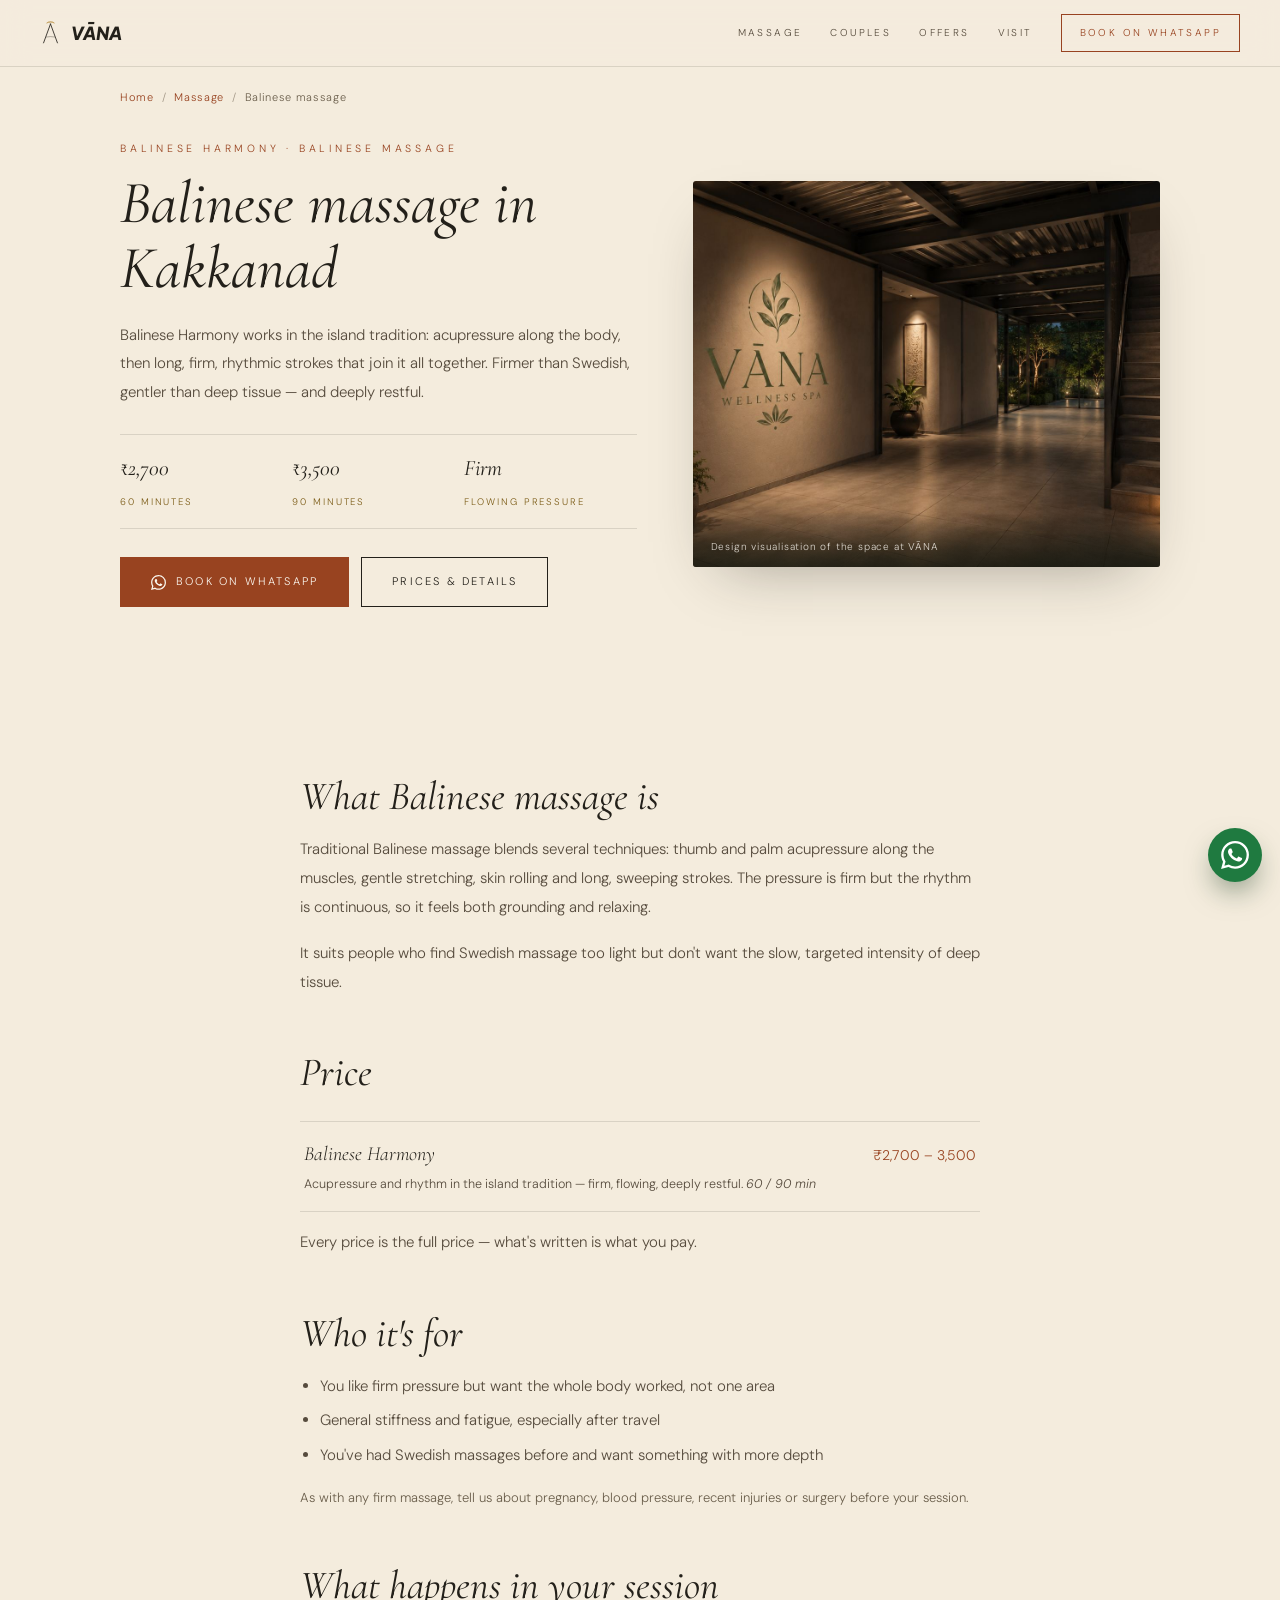
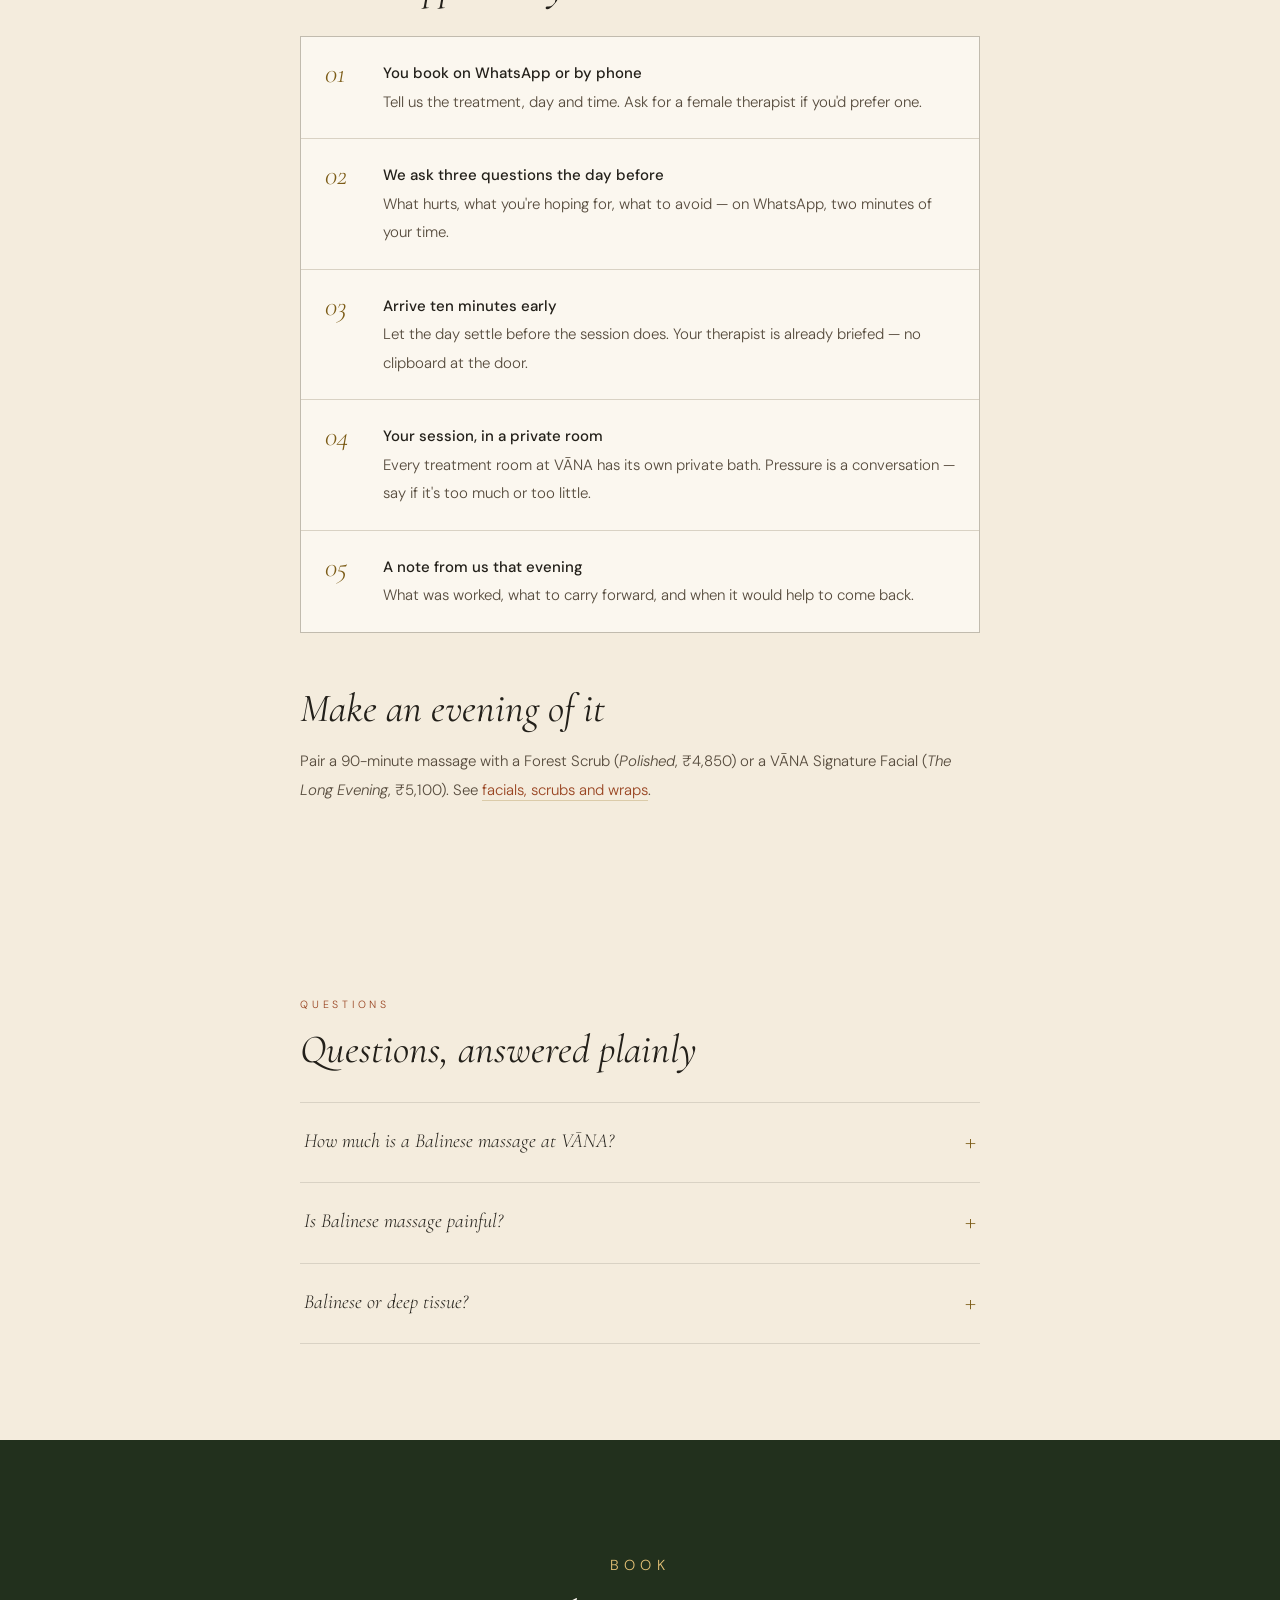
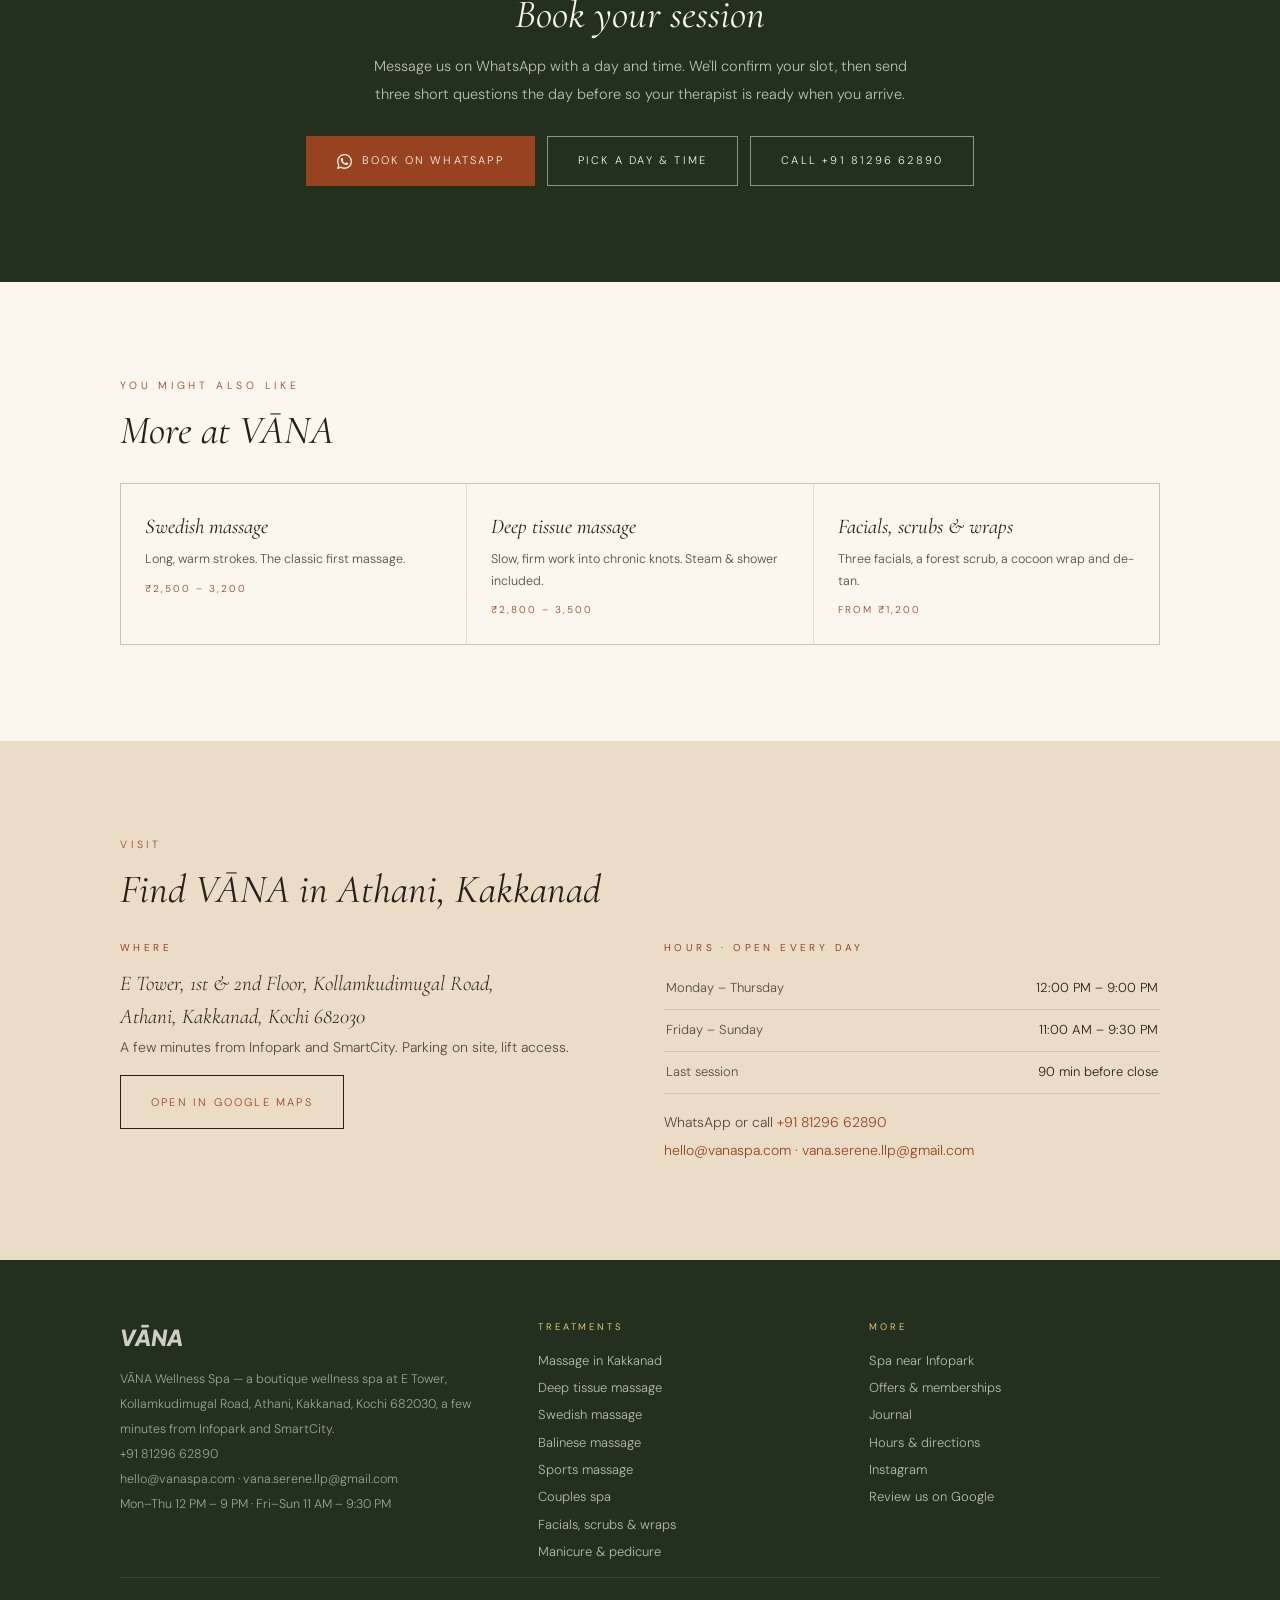
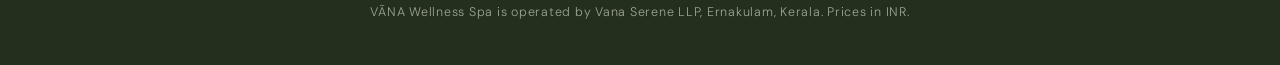
<file: balinese-massage-kakkanad/index.html>
<!DOCTYPE html>
<html lang="en">
<head>
<meta charset="UTF-8">
<meta name="viewport" content="width=device-width, initial-scale=1.0">
<script async src="https://www.googletagmanager.com/gtag/js?id=G-7RVEWWMJKN"></script>
<script>window.dataLayer=window.dataLayer||[];function gtag(){dataLayer.push(arguments);}gtag('js',new Date());gtag('config','G-7RVEWWMJKN');
document.addEventListener('click',function(e){var a=e.target.closest&&e.target.closest('a[href]');if(!a)return;var h=a.getAttribute('href'),ev=/wa\.me\//.test(h)?'whatsapp_click':/^tel:/.test(h)?'phone_click':/^mailto:/.test(h)?'email_click':/share\.google|google\.[a-z.]+\/maps/.test(h)?'directions_click':null;if(!ev)return;var s=a.closest('section[id],header,footer,.float-actions,.fa-wa,nav');gtag('event',ev,{link_location:s?(s.id||s.className.split(' ')[0]||s.tagName.toLowerCase()):'page',link_text:(a.textContent.trim()||a.getAttribute('aria-label')||'').slice(0,60)});});</script>
<title>Balinese Massage in Kakkanad — VĀNA Wellness Spa, near Infopark</title>
<meta name="description" content="Balinese massage in Kakkanad, Kochi: VĀNA&#x27;s Balinese Harmony combines acupressure with firm, flowing rhythm. 60 min ₹2,700, 90 min ₹3,500. Private rooms in Athani, near Infopark, open every day.">
<link rel="canonical" href="https://vanaspa.com/balinese-massage-kakkanad/">
<meta name="robots" content="index, follow, max-image-preview:large">
<meta name="theme-color" content="#23311E">
<link rel="icon" type="image/x-icon" href="/favicon.ico">
<link rel="icon" href="/favicon.svg" type="image/svg+xml">
<link rel="apple-touch-icon" href="/apple-touch-icon.png">
<meta property="og:type" content="website">
<meta property="og:url" content="https://vanaspa.com/balinese-massage-kakkanad/">
<meta property="og:site_name" content="VĀNA Wellness Spa">
<meta property="og:title" content="Balinese Massage in Kakkanad — VĀNA Wellness Spa, near Infopark">
<meta property="og:description" content="Balinese massage in Kakkanad, Kochi: VĀNA&#x27;s Balinese Harmony combines acupressure with firm, flowing rhythm. 60 min ₹2,700, 90 min ₹3,500. Private rooms in Athani, near Infopark, open every day.">
<meta property="og:image" content="https://vanaspa.com/assets/img/corridor.jpg">
<meta property="og:locale" content="en_IN">
<meta name="twitter:card" content="summary_large_image">
<link rel="preconnect" href="https://fonts.googleapis.com">
<link rel="preconnect" href="https://fonts.gstatic.com" crossorigin>
<link href="https://fonts.googleapis.com/css2?family=Cormorant+Garamond:ital,wght@0,400;0,500;1,400;1,500&family=DM+Sans:wght@300;400;500&family=Plus+Jakarta+Sans:ital,wght@1,800&display=swap" rel="stylesheet">
<link rel="stylesheet" href="/assets/css/pages.css">
<script type="application/ld+json">
{
 "@context": "https://schema.org",
 "@graph": [
  {
   "@type": "DaySpa",
   "@id": "https://vanaspa.com/#business",
   "name": "VĀNA Wellness Spa",
   "url": "https://vanaspa.com/",
   "telephone": "+918129662890",
   "image": "https://vanaspa.com/assets/og-image.jpg",
   "priceRange": "₹₹",
   "address": {
    "@type": "PostalAddress",
    "streetAddress": "E Tower, 1st & 2nd Floor, Kollamkudimugal Road, Athani",
    "addressLocality": "Kakkanad, Kochi",
    "addressRegion": "Kerala",
    "postalCode": "682030",
    "addressCountry": "IN"
   }
  },
  {
   "@type": "WebPage",
   "@id": "https://vanaspa.com/balinese-massage-kakkanad/#webpage",
   "url": "https://vanaspa.com/balinese-massage-kakkanad/",
   "name": "Balinese Massage in Kakkanad — VĀNA Wellness Spa, near Infopark",
   "description": "Balinese massage in Kakkanad, Kochi: VĀNA's Balinese Harmony combines acupressure with firm, flowing rhythm. 60 min ₹2,700, 90 min ₹3,500. Private rooms in Athani, near Infopark, open every day.",
   "isPartOf": {
    "@id": "https://vanaspa.com/#website"
   },
   "about": {
    "@id": "https://vanaspa.com/#business"
   },
   "primaryImageOfPage": "https://vanaspa.com/assets/img/corridor.jpg"
  },
  {
   "@type": "BreadcrumbList",
   "itemListElement": [
    {
     "@type": "ListItem",
     "position": 1,
     "name": "Home",
     "item": "https://vanaspa.com/"
    },
    {
     "@type": "ListItem",
     "position": 2,
     "name": "Massage",
     "item": "https://vanaspa.com/massage-kakkanad/"
    },
    {
     "@type": "ListItem",
     "position": 3,
     "name": "Balinese massage",
     "item": "https://vanaspa.com/balinese-massage-kakkanad/"
    }
   ]
  },
  {
   "@type": "Service",
   "@id": "https://vanaspa.com/balinese-massage-kakkanad/#service",
   "name": "Balinese Harmony — Balinese massage",
   "serviceType": "Balinese massage",
   "description": "Balinese massage in Kakkanad, Kochi: VĀNA's Balinese Harmony combines acupressure with firm, flowing rhythm. 60 min ₹2,700, 90 min ₹3,500. Private rooms in Athani, near Infopark, open every day.",
   "provider": {
    "@id": "https://vanaspa.com/#business"
   },
   "areaServed": [
    "Kakkanad",
    "Athani",
    "Infopark",
    "SmartCity Kochi",
    "Thrikkakara",
    "Kochi"
   ],
   "offers": [
    {
     "@type": "Offer",
     "name": "Balinese Harmony — 60 minutes",
     "price": "2700",
     "priceCurrency": "INR",
     "url": "https://vanaspa.com/balinese-massage-kakkanad/"
    },
    {
     "@type": "Offer",
     "name": "Balinese Harmony — 90 minutes",
     "price": "3500",
     "priceCurrency": "INR",
     "url": "https://vanaspa.com/balinese-massage-kakkanad/"
    }
   ]
  },
  {
   "@type": "FAQPage",
   "mainEntity": [
    {
     "@type": "Question",
     "name": "How much is a Balinese massage at VĀNA?",
     "acceptedAnswer": {
      "@type": "Answer",
      "text": "₹2,700 for 60 minutes and ₹3,500 for 90 minutes."
     }
    },
    {
     "@type": "Question",
     "name": "Is Balinese massage painful?",
     "acceptedAnswer": {
      "@type": "Answer",
      "text": "It shouldn't be. The pressure is firm and the acupressure points can feel intense for a moment, but your therapist will adjust to you. Say so if it's too much."
     }
    },
    {
     "@type": "Question",
     "name": "Balinese or deep tissue?",
     "acceptedAnswer": {
      "@type": "Answer",
      "text": "Balinese covers the whole body with firm, flowing pressure. Deep tissue is slower and concentrates on a few problem areas."
     }
    }
   ]
  }
 ]
}
</script>
</head>
<body>
<header class="site-head">
  <a class="head-brand" href="/" aria-label="VĀNA Wellness Spa — home">
    <svg class="head-mark" viewBox="0 0 200 240" fill="none" aria-hidden="true"><g stroke="#B0832E" stroke-linecap="round"><path d="M 65 24 C 80 12 120 12 135 24" stroke-width="7"/><path d="M 74 17 C 86 9 114 9 126 17" stroke-width="5" opacity="0.6"/></g><g stroke="#23201A" stroke-linecap="round"><path d="M 100 34 L 34 214" stroke-width="8"/><path d="M 100 34 L 166 214" stroke-width="8"/><path d="M 60 158 Q 100 150 140 158" stroke-width="5" opacity="0.65"/></g></svg>
    <span class="head-word">VĀNA</span>
  </a>
  <nav class="head-nav" aria-label="Main">
    <a href="/massage-kakkanad/">Massage</a>
    <a href="/couples-spa-kakkanad/">Couples</a>
    <a href="/offers/">Offers</a>
    <a href="/#visit">Visit</a>
    <a class="head-cta" href="https://wa.me/918129662890?text=Hi%2C%20I%27d%20like%20to%20book%20a%20Balinese%20massage%20at%20V%C4%80NA." target="_blank" rel="noopener">Book on WhatsApp</a>
  </nav>
</header>
<main>
<div class="wrap">
  <nav class="crumbs" aria-label="Breadcrumb"><a href="/">Home</a><span>/</span><a href="/massage-kakkanad/">Massage</a><span>/</span>Balinese massage</nav>
  <section class="p-hero">
    <div>
      <p class="eyebrow">Balinese Harmony · Balinese massage</p>
      <h1>Balinese massage in Kakkanad</h1>
      <p class="p-lede">Balinese Harmony works in the island tradition: acupressure along the body, then long, firm, rhythmic strokes that join it all together. Firmer than Swedish, gentler than deep tissue — and deeply restful.</p>
      <div class="p-facts"><div><b>₹2,700</b><small>60 minutes</small></div><div><b>₹3,500</b><small>90 minutes</small></div><div><b>Firm</b><small>Flowing pressure</small></div></div>
      <div class="p-ctas">
        <a class="btn btn-primary" href="https://wa.me/918129662890?text=Hi%2C%20I%27d%20like%20to%20book%20a%20Balinese%20massage%20at%20V%C4%80NA." target="_blank" rel="noopener"><svg viewBox="0 0 24 24" aria-hidden="true"><path d="M17.472 14.382c-.297-.149-1.758-.867-2.03-.967-.273-.099-.471-.148-.67.15-.197.297-.767.966-.94 1.164-.173.199-.347.223-.644.075-.297-.15-1.255-.463-2.39-1.475-.883-.788-1.48-1.761-1.653-2.059-.173-.297-.018-.458.13-.606.134-.133.298-.347.446-.52.149-.174.198-.298.298-.497.099-.198.05-.371-.025-.52-.075-.149-.669-1.612-.916-2.207-.242-.579-.487-.5-.669-.51-.173-.008-.371-.01-.57-.01-.198 0-.52.074-.792.372-.272.297-1.04 1.016-1.04 2.479 0 1.462 1.065 2.875 1.213 3.074.149.198 2.096 3.2 5.077 4.487.709.306 1.262.489 1.694.625.712.227 1.36.195 1.871.118.571-.085 1.758-.719 2.006-1.413.248-.694.248-1.289.173-1.413-.074-.124-.272-.198-.57-.347m-5.421 7.403h-.004a9.87 9.87 0 01-5.031-1.378l-.361-.214-3.741.982.998-3.648-.235-.374a9.86 9.86 0 01-1.51-5.26c.001-5.45 4.436-9.884 9.888-9.884 2.64 0 5.122 1.03 6.988 2.898a9.825 9.825 0 012.893 6.994c-.003 5.45-4.437 9.884-9.885 9.884m8.413-18.297A11.815 11.815 0 0012.05 0C5.495 0 .16 5.335.157 11.892c0 2.096.547 4.142 1.588 5.945L.057 24l6.305-1.654a11.882 11.882 0 005.683 1.448h.005c6.554 0 11.89-5.335 11.893-11.893a11.821 11.821 0 00-3.48-8.413z"/></svg>Book on WhatsApp</a>
        <a class="btn btn-dark" href="#details">Prices &amp; details</a>
      </div>
    </div>
    <figure class="p-figure">
      <img src="/assets/img/corridor.jpg" alt="The warm-lit arrival corridor at VĀNA Wellness Spa, Athani, Kakkanad">
      <figcaption>Design visualisation of the space at VĀNA</figcaption>
    </figure>
  </section>
</div>
<section class="band " id="details"><div class="wrap narrow prose">
<h2>What Balinese massage is</h2>
<p>Traditional Balinese massage blends several techniques: thumb and palm acupressure along the muscles, gentle stretching, skin rolling and long, sweeping strokes. The pressure is firm but the rhythm is continuous, so it feels both grounding and relaxing.</p>
<p>It suits people who find Swedish massage too light but don't want the slow, targeted intensity of deep tissue.</p>
<h2>Price</h2>
<div class="prices"><div class="price-row"><span class="nm">Balinese Harmony</span><span class="pr">₹2,700 – 3,500</span><span class="ds">Acupressure and rhythm in the island tradition — firm, flowing, deeply restful. <em>60 / 90 min</em></span></div></div><p class="price-note">Every price is the full price — what's written is what you pay.</p>
<h2>Who it's for</h2>
<ul>
<li>You like firm pressure but want the whole body worked, not one area</li>
<li>General stiffness and fatigue, especially after travel</li>
<li>You've had Swedish massages before and want something with more depth</li>
</ul>
<p class="note">As with any firm massage, tell us about pregnancy, blood pressure, recent injuries or surgery before your session.</p>
<h2>What happens in your session</h2>
<ol class="steps">
  <li><span class="n">01</span><div><b>You book on WhatsApp or by phone</b>Tell us the treatment, day and time. Ask for a female therapist if you'd prefer one.</div></li>
  <li><span class="n">02</span><div><b>We ask three questions the day before</b>What hurts, what you're hoping for, what to avoid — on WhatsApp, two minutes of your time.</div></li>
  <li><span class="n">03</span><div><b>Arrive ten minutes early</b>Let the day settle before the session does. Your therapist is already briefed — no clipboard at the door.</div></li>
  <li><span class="n">04</span><div><b>Your session, in a private room</b>Every treatment room at VĀNA has its own private bath. Pressure is a conversation — say if it's too much or too little.</div></li>
  <li><span class="n">05</span><div><b>A note from us that evening</b>What was worked, what to carry forward, and when it would help to come back.</div></li>
</ol>
<h2>Make an evening of it</h2>
<p>Pair a 90-minute massage with a Forest Scrub (<em>Polished</em>, ₹4,850) or a VĀNA Signature Facial (<em>The Long Evening</em>, ₹5,100). See <a href="/facials-body-care/">facials, scrubs and wraps</a>.</p>
</div></section>
<section class="band"><div class="wrap narrow"><p class="eyebrow">Questions</p><h2 style="margin-top:12px">Questions, answered plainly</h2><div class="faq"><details><summary>How much is a Balinese massage at VĀNA?</summary><p>₹2,700 for 60 minutes and ₹3,500 for 90 minutes.</p></details><details><summary>Is Balinese massage painful?</summary><p>It shouldn't be. The pressure is firm and the acupressure points can feel intense for a moment, but your therapist will adjust to you. Say so if it's too much.</p></details><details><summary>Balinese or deep tissue?</summary><p>Balinese covers the whole body with firm, flowing pressure. <a href="/deep-tissue-massage-kakkanad/">Deep tissue</a> is slower and concentrates on a few problem areas.</p></details></div></div></section>
<section class="band band-forest cta-band" id="book">
  <div class="wrap">
    <p class="eyebrow">Book</p>
    <h2 style="margin-top:12px">Book your session</h2>
    <p>Message us on WhatsApp with a day and time. We'll confirm your slot, then send three short questions the day before so your therapist is ready when you arrive.</p>
    <div class="p-ctas">
      <a class="btn btn-primary" href="https://wa.me/918129662890?text=Hi%2C%20I%27d%20like%20to%20book%20a%20Balinese%20massage%20at%20V%C4%80NA." target="_blank" rel="noopener"><svg viewBox="0 0 24 24" aria-hidden="true"><path d="M17.472 14.382c-.297-.149-1.758-.867-2.03-.967-.273-.099-.471-.148-.67.15-.197.297-.767.966-.94 1.164-.173.199-.347.223-.644.075-.297-.15-1.255-.463-2.39-1.475-.883-.788-1.48-1.761-1.653-2.059-.173-.297-.018-.458.13-.606.134-.133.298-.347.446-.52.149-.174.198-.298.298-.497.099-.198.05-.371-.025-.52-.075-.149-.669-1.612-.916-2.207-.242-.579-.487-.5-.669-.51-.173-.008-.371-.01-.57-.01-.198 0-.52.074-.792.372-.272.297-1.04 1.016-1.04 2.479 0 1.462 1.065 2.875 1.213 3.074.149.198 2.096 3.2 5.077 4.487.709.306 1.262.489 1.694.625.712.227 1.36.195 1.871.118.571-.085 1.758-.719 2.006-1.413.248-.694.248-1.289.173-1.413-.074-.124-.272-.198-.57-.347m-5.421 7.403h-.004a9.87 9.87 0 01-5.031-1.378l-.361-.214-3.741.982.998-3.648-.235-.374a9.86 9.86 0 01-1.51-5.26c.001-5.45 4.436-9.884 9.888-9.884 2.64 0 5.122 1.03 6.988 2.898a9.825 9.825 0 012.893 6.994c-.003 5.45-4.437 9.884-9.885 9.884m8.413-18.297A11.815 11.815 0 0012.05 0C5.495 0 .16 5.335.157 11.892c0 2.096.547 4.142 1.588 5.945L.057 24l6.305-1.654a11.882 11.882 0 005.683 1.448h.005c6.554 0 11.89-5.335 11.893-11.893a11.821 11.821 0 00-3.48-8.413z"/></svg>Book on WhatsApp</a>
      <a class="btn btn-light" href="/?book=balinese#book">Pick a day &amp; time</a>
      <a class="btn btn-light" href="tel:+918129662890">Call +91 81296 62890</a>
    </div>
  </div>
</section>
<section class="band band-cream"><div class="wrap"><p class="eyebrow">You might also like</p><h2 style="margin-top:12px">More at VĀNA</h2><div class="related"><a href="/swedish-massage-kakkanad/"><b>Swedish massage</b><span>Long, warm strokes. The classic first massage.</span><em>₹2,500 – 3,200</em></a><a href="/deep-tissue-massage-kakkanad/"><b>Deep tissue massage</b><span>Slow, firm work into chronic knots. Steam &amp; shower included.</span><em>₹2,800 – 3,500</em></a><a href="/facials-body-care/"><b>Facials, scrubs &amp; wraps</b><span>Three facials, a forest scrub, a cocoon wrap and de-tan.</span><em>From ₹1,200</em></a></div></div></section>
<section class="band band-sand" id="visit">
  <div class="wrap">
    <p class="eyebrow">Visit</p>
    <h2 style="margin-top:12px">Find VĀNA in Athani, Kakkanad</h2>
    <div class="visit">
      <div>
        <h3>Where</h3>
        <p class="big">E Tower, 1st &amp; 2nd Floor, Kollamkudimugal Road,<br>Athani, Kakkanad, Kochi 682030</p>
        <p>A few minutes from Infopark and SmartCity. Parking on site, lift access.</p>
        <p style="margin-top:14px"><a class="btn btn-dark" href="https://share.google/J33BrEqedsUDC5wgM" target="_blank" rel="noopener">Open in Google Maps</a></p>
      </div>
      <div>
        <h3>Hours · Open every day</h3>
        <div class="hrs"><span>Monday – Thursday</span><span>12:00 PM – 9:00 PM</span></div>
        <div class="hrs"><span>Friday – Sunday</span><span>11:00 AM – 9:30 PM</span></div>
        <div class="hrs"><span>Last session</span><span>90 min before close</span></div>
        <p style="margin-top:14px">WhatsApp or call <a href="tel:+918129662890">+91 81296 62890</a><br><a href="mailto:hello@vanaspa.com">hello@vanaspa.com</a> · <a href="mailto:vana.serene.llp@gmail.com">vana.serene.llp@gmail.com</a></p>
      </div>
    </div>
  </div>
</section>
</main>
<footer class="site-foot">
  <div class="wrap">
    <div class="foot-grid">
      <div>
        <div class="foot-brand">VĀNA</div>
        <p>VĀNA Wellness Spa — a boutique wellness spa at E Tower, Kollamkudimugal Road, Athani, Kakkanad, Kochi 682030, a few minutes from Infopark and SmartCity.<br>
        <a href="tel:+918129662890">+91 81296 62890</a><br><a href="mailto:hello@vanaspa.com">hello@vanaspa.com</a> · <a href="mailto:vana.serene.llp@gmail.com">vana.serene.llp@gmail.com</a><br>
        Mon–Thu 12 PM – 9 PM · Fri–Sun 11 AM – 9:30 PM</p>
      </div>
      <div><h4>Treatments</h4><ul><li><a href="/massage-kakkanad/">Massage in Kakkanad</a></li><li><a href="/deep-tissue-massage-kakkanad/">Deep tissue massage</a></li><li><a href="/swedish-massage-kakkanad/">Swedish massage</a></li><li><a href="/balinese-massage-kakkanad/">Balinese massage</a></li><li><a href="/sports-massage-kakkanad/">Sports massage</a></li><li><a href="/couples-spa-kakkanad/">Couples spa</a></li><li><a href="/facials-body-care/">Facials, scrubs &amp; wraps</a></li><li><a href="/manicure-pedicure-kakkanad/">Manicure &amp; pedicure</a></li></ul></div>
      <div><h4>More</h4><ul><li><a href="/spa-near-infopark/">Spa near Infopark</a></li><li><a href="/offers/">Offers &amp; memberships</a></li><li><a href="/journal/">Journal</a></li><li><a href="/#visit">Hours &amp; directions</a></li><li><a href="https://www.instagram.com/vana_wellness_spa/" target="_blank" rel="noopener">Instagram</a></li><li><a href="https://g.page/r/CfdIXf59w68UEBM/review" target="_blank" rel="noopener">Review us on Google</a></li></ul></div>
    </div>
    <p class="foot-legal">VĀNA Wellness Spa is operated by Vana Serene LLP, Ernakulam, Kerala. Prices in INR.</p>
  </div>
</footer>
<a class="fa-wa" href="https://wa.me/918129662890?text=Hi%2C%20I%27d%20like%20to%20book%20a%20Balinese%20massage%20at%20V%C4%80NA." target="_blank" rel="noopener" aria-label="Message VĀNA on WhatsApp"><svg viewBox="0 0 24 24" aria-hidden="true"><path d="M17.472 14.382c-.297-.149-1.758-.867-2.03-.967-.273-.099-.471-.148-.67.15-.197.297-.767.966-.94 1.164-.173.199-.347.223-.644.075-.297-.15-1.255-.463-2.39-1.475-.883-.788-1.48-1.761-1.653-2.059-.173-.297-.018-.458.13-.606.134-.133.298-.347.446-.52.149-.174.198-.298.298-.497.099-.198.05-.371-.025-.52-.075-.149-.669-1.612-.916-2.207-.242-.579-.487-.5-.669-.51-.173-.008-.371-.01-.57-.01-.198 0-.52.074-.792.372-.272.297-1.04 1.016-1.04 2.479 0 1.462 1.065 2.875 1.213 3.074.149.198 2.096 3.2 5.077 4.487.709.306 1.262.489 1.694.625.712.227 1.36.195 1.871.118.571-.085 1.758-.719 2.006-1.413.248-.694.248-1.289.173-1.413-.074-.124-.272-.198-.57-.347m-5.421 7.403h-.004a9.87 9.87 0 01-5.031-1.378l-.361-.214-3.741.982.998-3.648-.235-.374a9.86 9.86 0 01-1.51-5.26c.001-5.45 4.436-9.884 9.888-9.884 2.64 0 5.122 1.03 6.988 2.898a9.825 9.825 0 012.893 6.994c-.003 5.45-4.437 9.884-9.885 9.884m8.413-18.297A11.815 11.815 0 0012.05 0C5.495 0 .16 5.335.157 11.892c0 2.096.547 4.142 1.588 5.945L.057 24l6.305-1.654a11.882 11.882 0 005.683 1.448h.005c6.554 0 11.89-5.335 11.893-11.893a11.821 11.821 0 00-3.48-8.413z"/></svg></a>
</body>
</html>
</file>
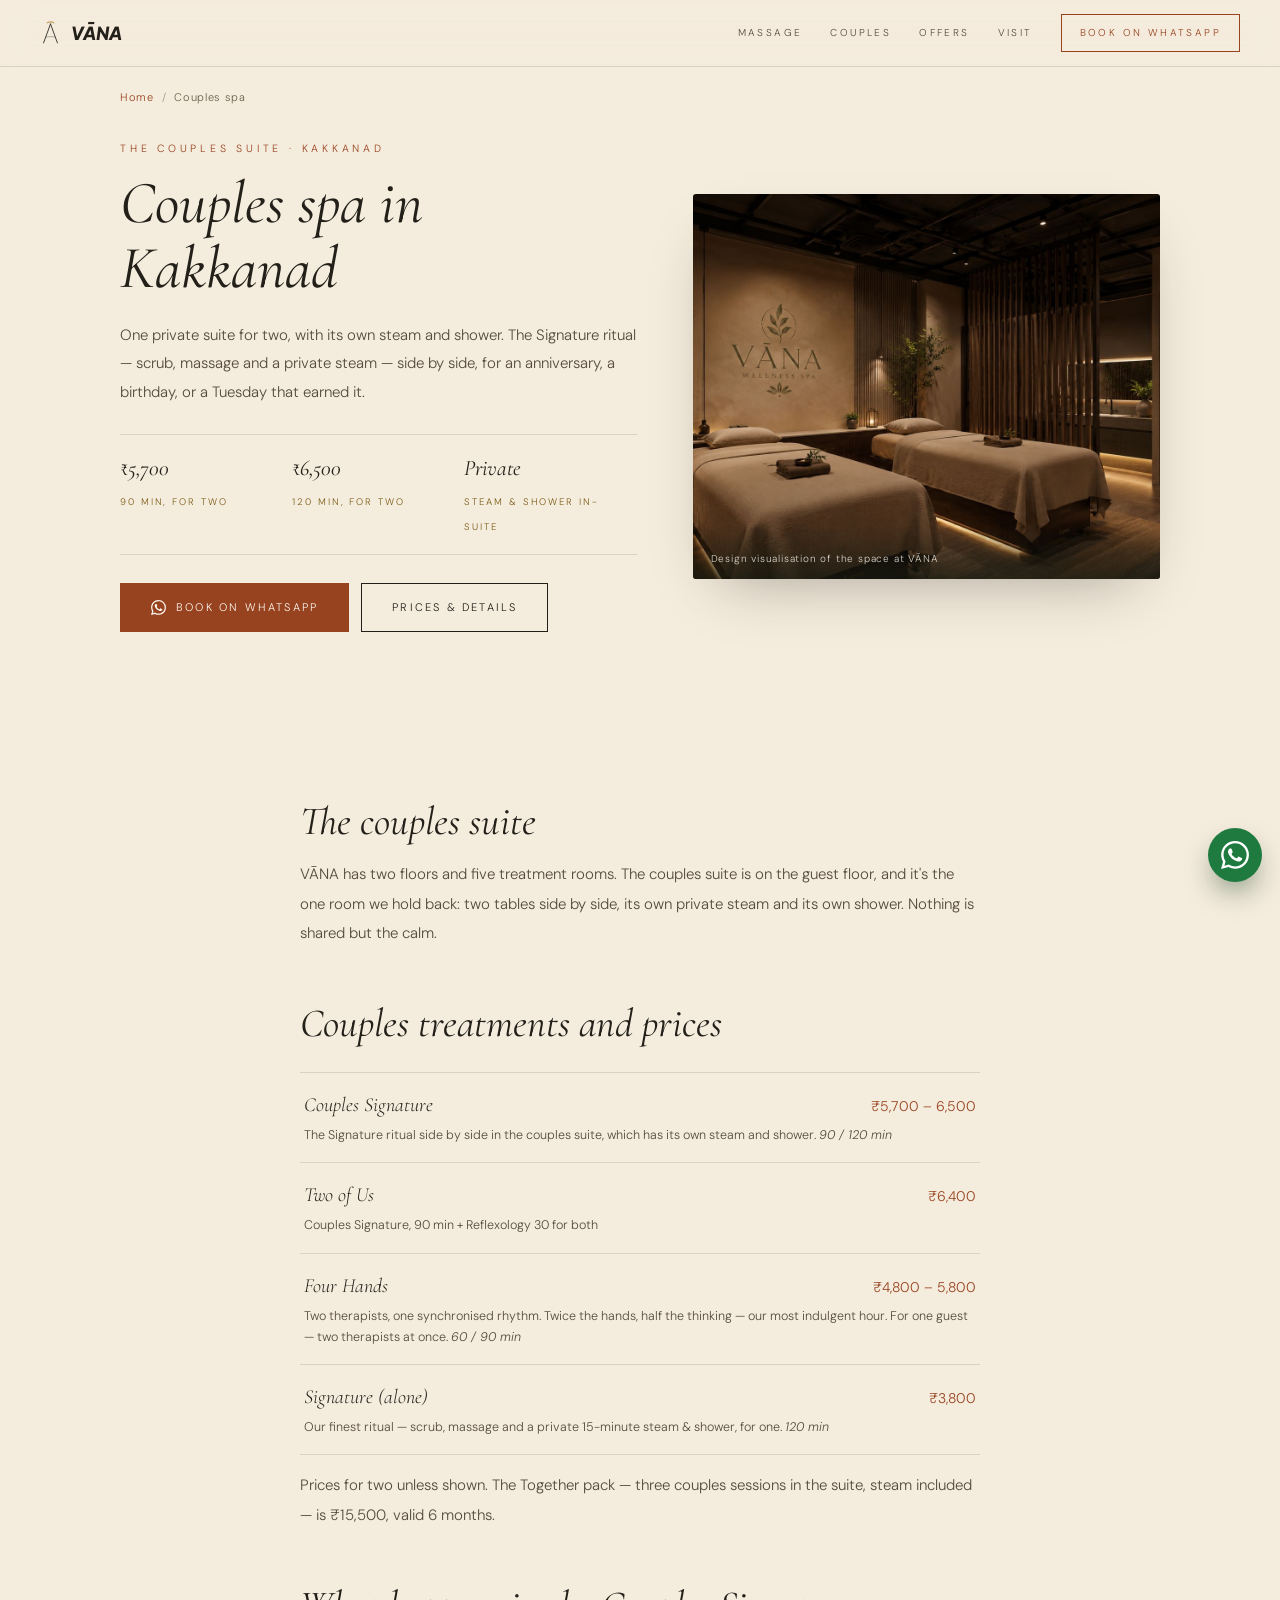
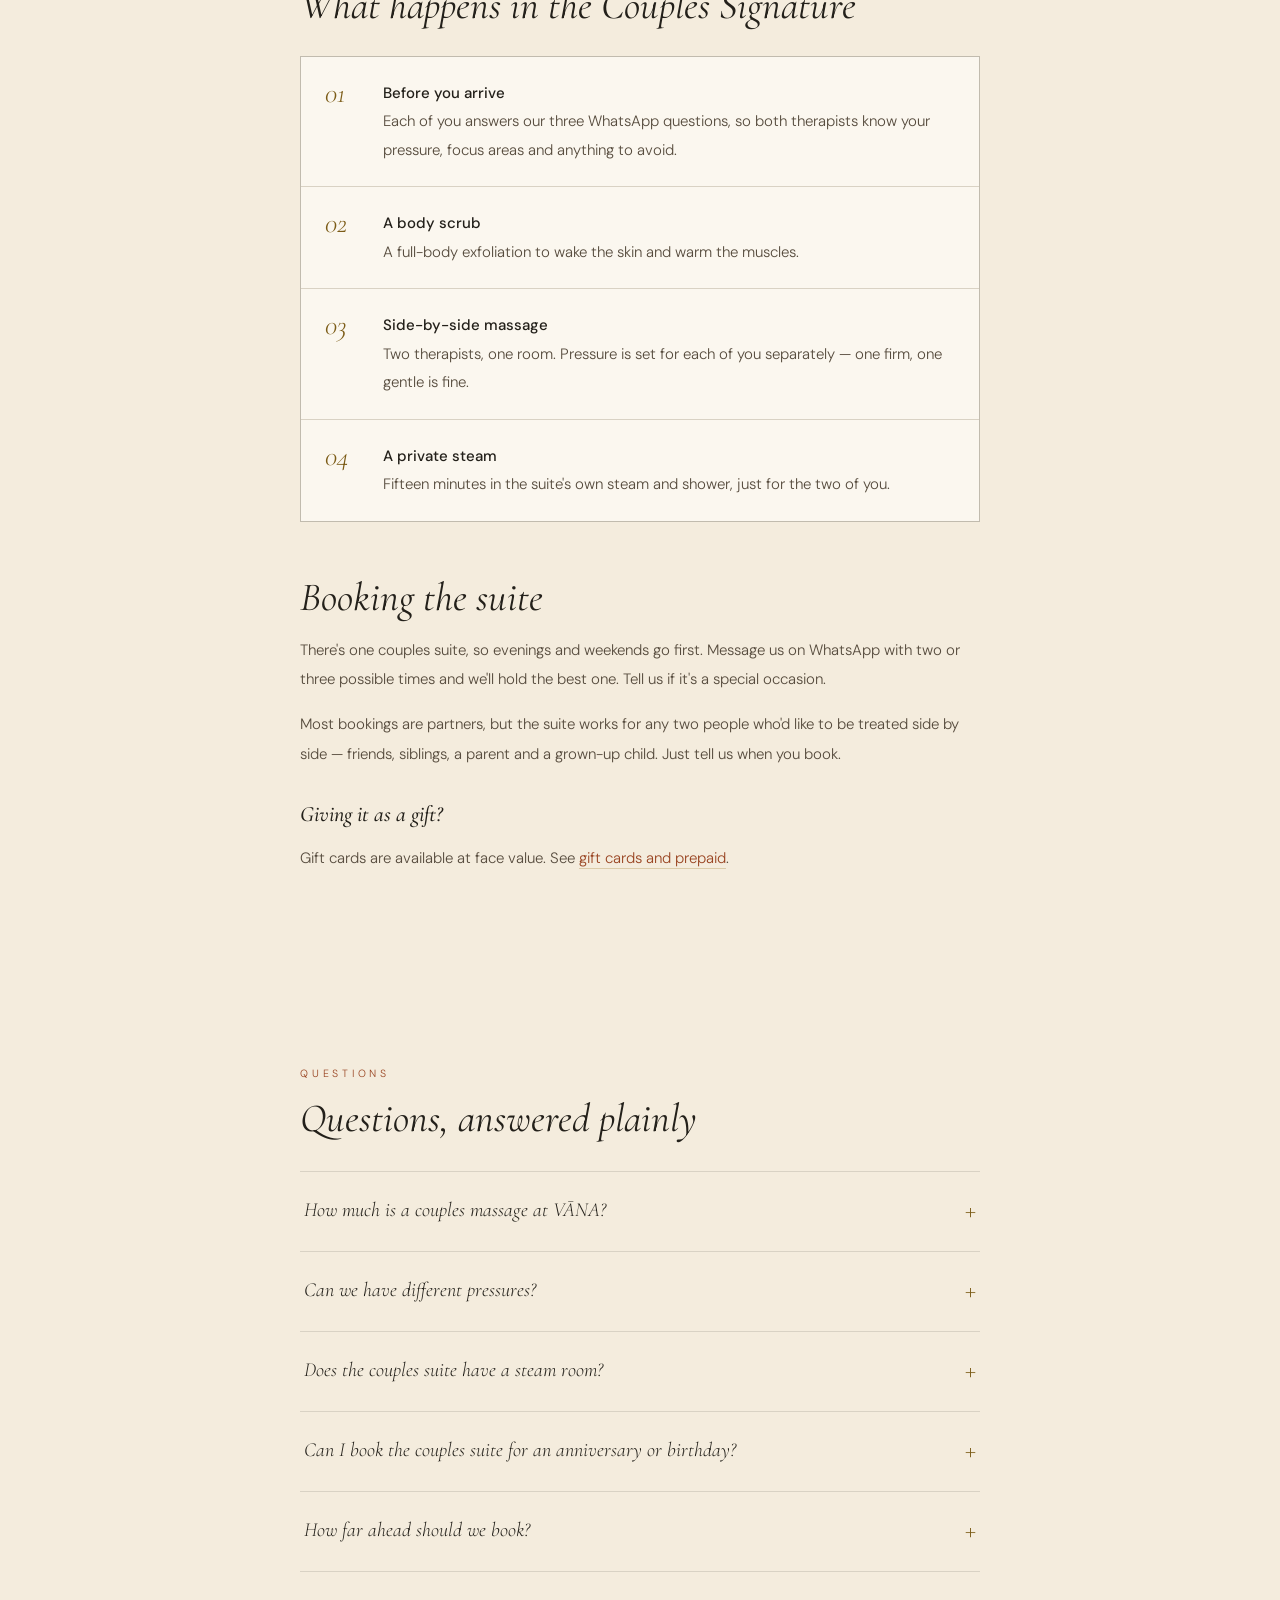
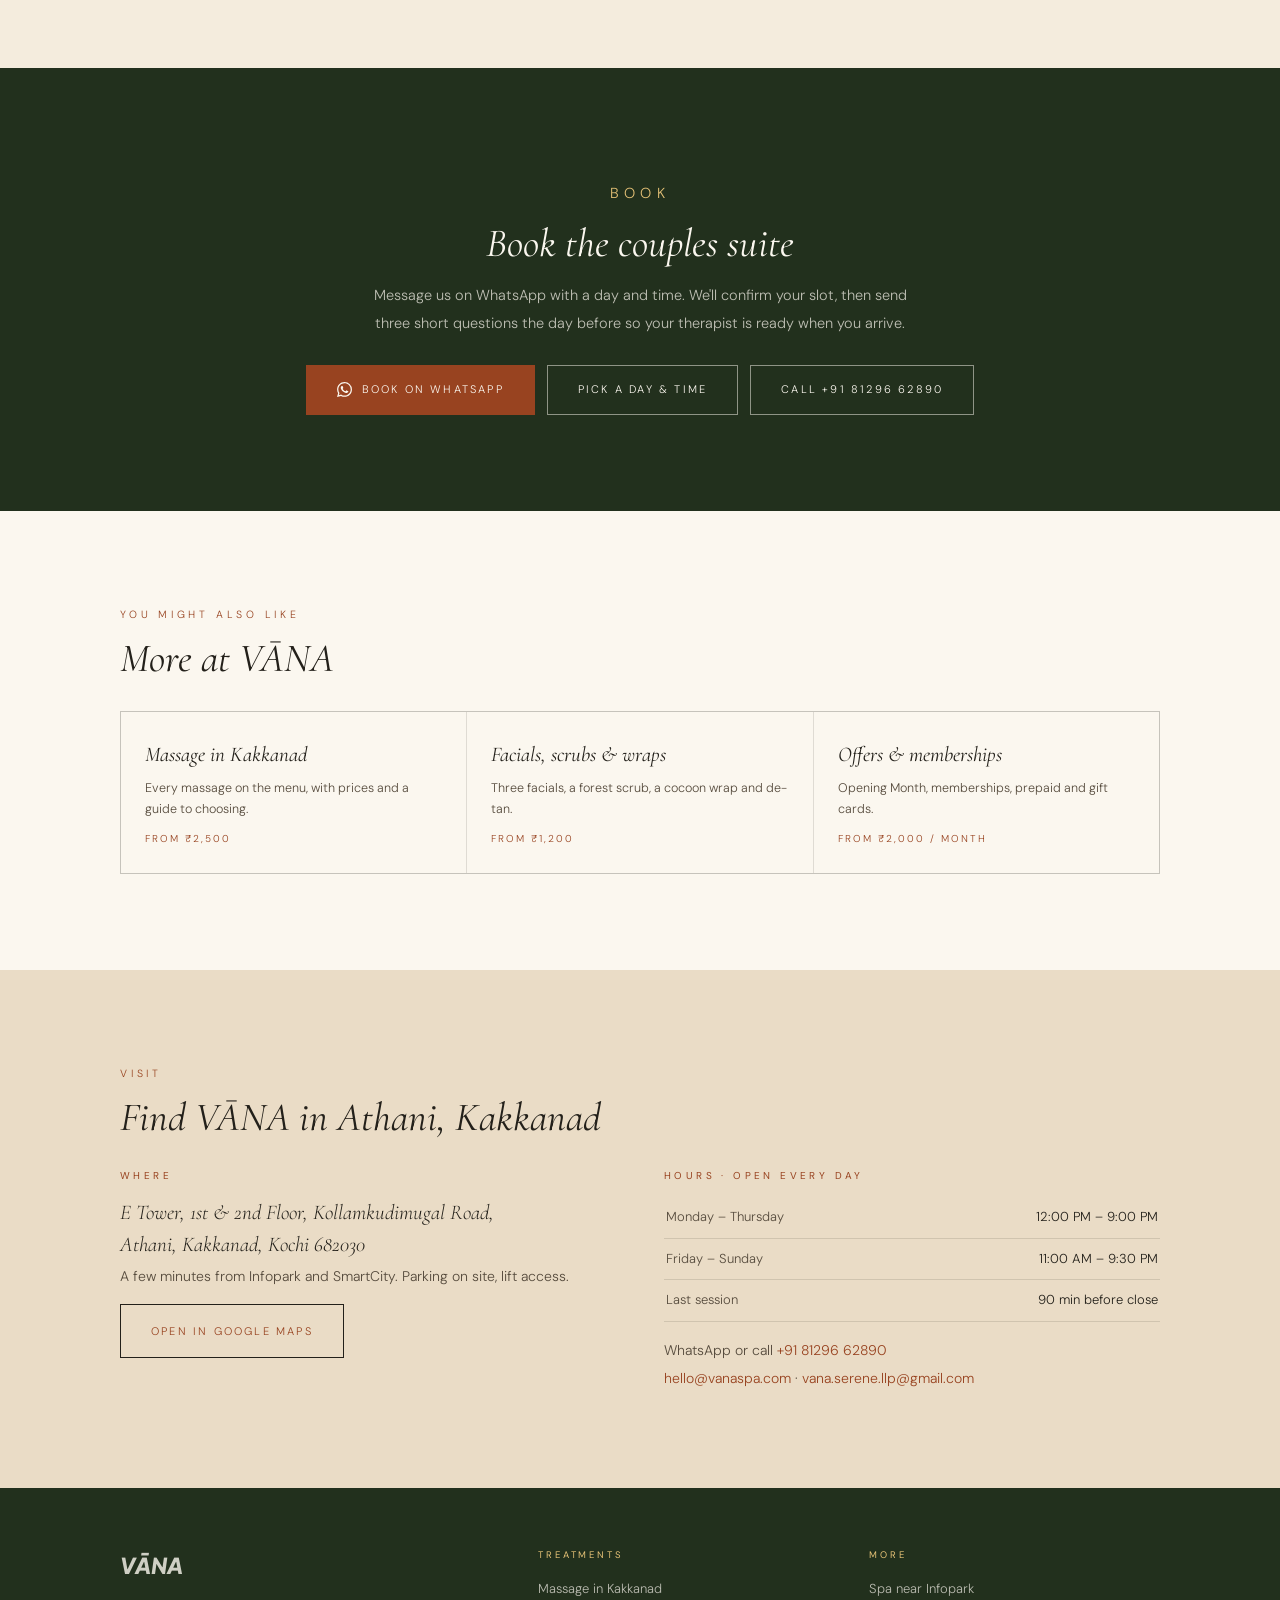
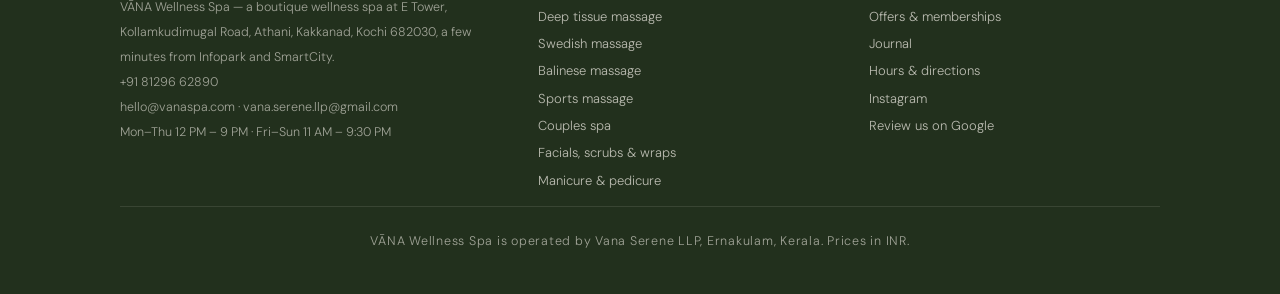
<file: couples-spa-kakkanad/index.html>
<!DOCTYPE html>
<html lang="en">
<head>
<meta charset="UTF-8">
<meta name="viewport" content="width=device-width, initial-scale=1.0">
<script async src="https://www.googletagmanager.com/gtag/js?id=G-7RVEWWMJKN"></script>
<script>window.dataLayer=window.dataLayer||[];function gtag(){dataLayer.push(arguments);}gtag('js',new Date());gtag('config','G-7RVEWWMJKN');
document.addEventListener('click',function(e){var a=e.target.closest&&e.target.closest('a[href]');if(!a)return;var h=a.getAttribute('href'),ev=/wa\.me\//.test(h)?'whatsapp_click':/^tel:/.test(h)?'phone_click':/^mailto:/.test(h)?'email_click':/share\.google|google\.[a-z.]+\/maps/.test(h)?'directions_click':null;if(!ev)return;var s=a.closest('section[id],header,footer,.float-actions,.fa-wa,nav');gtag('event',ev,{link_location:s?(s.id||s.className.split(' ')[0]||s.tagName.toLowerCase()):'page',link_text:(a.textContent.trim()||a.getAttribute('aria-label')||'').slice(0,60)});});</script>
<title>Couples Spa &amp; Couples Massage in Kakkanad — VĀNA Wellness Spa</title>
<meta name="description" content="Couples massage in Kakkanad, Kochi: VĀNA&#x27;s private couples suite with its own steam and shower. Couples Signature — scrub, massage and steam side by side — 90 min ₹5,700, 120 min ₹6,500. Near Infopark, open every day.">
<link rel="canonical" href="https://vanaspa.com/couples-spa-kakkanad/">
<meta name="robots" content="index, follow, max-image-preview:large">
<meta name="theme-color" content="#23311E">
<link rel="icon" type="image/x-icon" href="/favicon.ico">
<link rel="icon" href="/favicon.svg" type="image/svg+xml">
<link rel="apple-touch-icon" href="/apple-touch-icon.png">
<meta property="og:type" content="website">
<meta property="og:url" content="https://vanaspa.com/couples-spa-kakkanad/">
<meta property="og:site_name" content="VĀNA Wellness Spa">
<meta property="og:title" content="Couples Spa &amp; Couples Massage in Kakkanad — VĀNA Wellness Spa">
<meta property="og:description" content="Couples massage in Kakkanad, Kochi: VĀNA&#x27;s private couples suite with its own steam and shower. Couples Signature — scrub, massage and steam side by side — 90 min ₹5,700, 120 min ₹6,500. Near Infopark, open every day.">
<meta property="og:image" content="https://vanaspa.com/assets/img/couples-suite.jpg">
<meta property="og:locale" content="en_IN">
<meta name="twitter:card" content="summary_large_image">
<link rel="preconnect" href="https://fonts.googleapis.com">
<link rel="preconnect" href="https://fonts.gstatic.com" crossorigin>
<link href="https://fonts.googleapis.com/css2?family=Cormorant+Garamond:ital,wght@0,400;0,500;1,400;1,500&family=DM+Sans:wght@300;400;500&family=Plus+Jakarta+Sans:ital,wght@1,800&display=swap" rel="stylesheet">
<link rel="stylesheet" href="/assets/css/pages.css">
<script type="application/ld+json">
{
 "@context": "https://schema.org",
 "@graph": [
  {
   "@type": "DaySpa",
   "@id": "https://vanaspa.com/#business",
   "name": "VĀNA Wellness Spa",
   "url": "https://vanaspa.com/",
   "telephone": "+918129662890",
   "image": "https://vanaspa.com/assets/og-image.jpg",
   "priceRange": "₹₹",
   "address": {
    "@type": "PostalAddress",
    "streetAddress": "E Tower, 1st & 2nd Floor, Kollamkudimugal Road, Athani",
    "addressLocality": "Kakkanad, Kochi",
    "addressRegion": "Kerala",
    "postalCode": "682030",
    "addressCountry": "IN"
   }
  },
  {
   "@type": "WebPage",
   "@id": "https://vanaspa.com/couples-spa-kakkanad/#webpage",
   "url": "https://vanaspa.com/couples-spa-kakkanad/",
   "name": "Couples Spa & Couples Massage in Kakkanad — VĀNA Wellness Spa",
   "description": "Couples massage in Kakkanad, Kochi: VĀNA's private couples suite with its own steam and shower. Couples Signature — scrub, massage and steam side by side — 90 min ₹5,700, 120 min ₹6,500. Near Infopark, open every day.",
   "isPartOf": {
    "@id": "https://vanaspa.com/#website"
   },
   "about": {
    "@id": "https://vanaspa.com/#business"
   },
   "primaryImageOfPage": "https://vanaspa.com/assets/img/couples-suite.jpg"
  },
  {
   "@type": "BreadcrumbList",
   "itemListElement": [
    {
     "@type": "ListItem",
     "position": 1,
     "name": "Home",
     "item": "https://vanaspa.com/"
    },
    {
     "@type": "ListItem",
     "position": 2,
     "name": "Couples spa",
     "item": "https://vanaspa.com/couples-spa-kakkanad/"
    }
   ]
  },
  {
   "@type": "Service",
   "@id": "https://vanaspa.com/couples-spa-kakkanad/#service",
   "name": "Couples massage — Couples Signature",
   "serviceType": "Couples massage",
   "description": "Couples massage in Kakkanad, Kochi: VĀNA's private couples suite with its own steam and shower. Couples Signature — scrub, massage and steam side by side — 90 min ₹5,700, 120 min ₹6,500. Near Infopark, open every day.",
   "provider": {
    "@id": "https://vanaspa.com/#business"
   },
   "areaServed": [
    "Kakkanad",
    "Athani",
    "Infopark",
    "SmartCity Kochi",
    "Thrikkakara",
    "Kochi"
   ],
   "offers": [
    {
     "@type": "Offer",
     "name": "Couples Signature — 90 minutes",
     "price": "5700",
     "priceCurrency": "INR",
     "url": "https://vanaspa.com/couples-spa-kakkanad/"
    },
    {
     "@type": "Offer",
     "name": "Couples Signature — 120 minutes",
     "price": "6500",
     "priceCurrency": "INR",
     "url": "https://vanaspa.com/couples-spa-kakkanad/"
    },
    {
     "@type": "Offer",
     "name": "Four Hands — 60 minutes",
     "price": "4800",
     "priceCurrency": "INR",
     "url": "https://vanaspa.com/couples-spa-kakkanad/"
    },
    {
     "@type": "Offer",
     "name": "Four Hands — 90 minutes",
     "price": "5800",
     "priceCurrency": "INR",
     "url": "https://vanaspa.com/couples-spa-kakkanad/"
    },
    {
     "@type": "Offer",
     "name": "Signature (alone) — 120 minutes",
     "price": "3800",
     "priceCurrency": "INR",
     "url": "https://vanaspa.com/couples-spa-kakkanad/"
    }
   ]
  },
  {
   "@type": "FAQPage",
   "mainEntity": [
    {
     "@type": "Question",
     "name": "How much is a couples massage at VĀNA?",
     "acceptedAnswer": {
      "@type": "Answer",
      "text": "The Couples Signature is ₹5,700 for 90 minutes and ₹6,500 for 120 minutes, for both of you, including the private steam. Two of Us — 90 minutes plus a 30-minute reflexology each — is ₹6,400."
     }
    },
    {
     "@type": "Question",
     "name": "Can we have different pressures?",
     "acceptedAnswer": {
      "@type": "Answer",
      "text": "Yes. You each have your own therapist, and each of you answers the intake questions separately."
     }
    },
    {
     "@type": "Question",
     "name": "Does the couples suite have a steam room?",
     "acceptedAnswer": {
      "@type": "Answer",
      "text": "Yes, the suite has its own private steam and shower, and the Couples Signature includes 15 minutes in it."
     }
    },
    {
     "@type": "Question",
     "name": "Can I book the couples suite for an anniversary or birthday?",
     "acceptedAnswer": {
      "@type": "Answer",
      "text": "Of course — tell us when you book so we can prepare the room."
     }
    },
    {
     "@type": "Question",
     "name": "How far ahead should we book?",
     "acceptedAnswer": {
      "@type": "Answer",
      "text": "The couples suite is the one room we hold back, and evenings fill first. A few days ahead is safest for Friday to Sunday."
     }
    }
   ]
  }
 ]
}
</script>
</head>
<body>
<header class="site-head">
  <a class="head-brand" href="/" aria-label="VĀNA Wellness Spa — home">
    <svg class="head-mark" viewBox="0 0 200 240" fill="none" aria-hidden="true"><g stroke="#B0832E" stroke-linecap="round"><path d="M 65 24 C 80 12 120 12 135 24" stroke-width="7"/><path d="M 74 17 C 86 9 114 9 126 17" stroke-width="5" opacity="0.6"/></g><g stroke="#23201A" stroke-linecap="round"><path d="M 100 34 L 34 214" stroke-width="8"/><path d="M 100 34 L 166 214" stroke-width="8"/><path d="M 60 158 Q 100 150 140 158" stroke-width="5" opacity="0.65"/></g></svg>
    <span class="head-word">VĀNA</span>
  </a>
  <nav class="head-nav" aria-label="Main">
    <a href="/massage-kakkanad/">Massage</a>
    <a href="/couples-spa-kakkanad/">Couples</a>
    <a href="/offers/">Offers</a>
    <a href="/#visit">Visit</a>
    <a class="head-cta" href="https://wa.me/918129662890?text=Hi%2C%20we%27d%20like%20to%20book%20the%20couples%20suite%20at%20V%C4%80NA." target="_blank" rel="noopener">Book on WhatsApp</a>
  </nav>
</header>
<main>
<div class="wrap">
  <nav class="crumbs" aria-label="Breadcrumb"><a href="/">Home</a><span>/</span>Couples spa</nav>
  <section class="p-hero">
    <div>
      <p class="eyebrow">The Couples Suite · Kakkanad</p>
      <h1>Couples spa in Kakkanad</h1>
      <p class="p-lede">One private suite for two, with its own steam and shower. The Signature ritual — scrub, massage and a private steam — side by side, for an anniversary, a birthday, or a Tuesday that earned it.</p>
      <div class="p-facts"><div><b>₹5,700</b><small>90 min, for two</small></div><div><b>₹6,500</b><small>120 min, for two</small></div><div><b>Private</b><small>Steam &amp; shower in-suite</small></div></div>
      <div class="p-ctas">
        <a class="btn btn-primary" href="https://wa.me/918129662890?text=Hi%2C%20we%27d%20like%20to%20book%20the%20couples%20suite%20at%20V%C4%80NA." target="_blank" rel="noopener"><svg viewBox="0 0 24 24" aria-hidden="true"><path d="M17.472 14.382c-.297-.149-1.758-.867-2.03-.967-.273-.099-.471-.148-.67.15-.197.297-.767.966-.94 1.164-.173.199-.347.223-.644.075-.297-.15-1.255-.463-2.39-1.475-.883-.788-1.48-1.761-1.653-2.059-.173-.297-.018-.458.13-.606.134-.133.298-.347.446-.52.149-.174.198-.298.298-.497.099-.198.05-.371-.025-.52-.075-.149-.669-1.612-.916-2.207-.242-.579-.487-.5-.669-.51-.173-.008-.371-.01-.57-.01-.198 0-.52.074-.792.372-.272.297-1.04 1.016-1.04 2.479 0 1.462 1.065 2.875 1.213 3.074.149.198 2.096 3.2 5.077 4.487.709.306 1.262.489 1.694.625.712.227 1.36.195 1.871.118.571-.085 1.758-.719 2.006-1.413.248-.694.248-1.289.173-1.413-.074-.124-.272-.198-.57-.347m-5.421 7.403h-.004a9.87 9.87 0 01-5.031-1.378l-.361-.214-3.741.982.998-3.648-.235-.374a9.86 9.86 0 01-1.51-5.26c.001-5.45 4.436-9.884 9.888-9.884 2.64 0 5.122 1.03 6.988 2.898a9.825 9.825 0 012.893 6.994c-.003 5.45-4.437 9.884-9.885 9.884m8.413-18.297A11.815 11.815 0 0012.05 0C5.495 0 .16 5.335.157 11.892c0 2.096.547 4.142 1.588 5.945L.057 24l6.305-1.654a11.882 11.882 0 005.683 1.448h.005c6.554 0 11.89-5.335 11.893-11.893a11.821 11.821 0 00-3.48-8.413z"/></svg>Book on WhatsApp</a>
        <a class="btn btn-dark" href="#details">Prices &amp; details</a>
      </div>
    </div>
    <figure class="p-figure">
      <img src="/assets/img/couples-suite.jpg" alt="The couples suite at VĀNA Wellness Spa, Kakkanad — two massage tables in warm light with a private steam and shower">
      <figcaption>Design visualisation of the space at VĀNA</figcaption>
    </figure>
  </section>
</div>
<section class="band " id="details"><div class="wrap narrow prose">
<h2>The couples suite</h2>
<p>VĀNA has two floors and five treatment rooms. The couples suite is on the guest floor, and it's the one room we hold back: two tables side by side, its own private steam and its own shower. Nothing is shared but the calm.</p>
<h2>Couples treatments and prices</h2>
<div class="prices"><div class="price-row"><span class="nm">Couples Signature</span><span class="pr">₹5,700 – 6,500</span><span class="ds">The Signature ritual side by side in the couples suite, which has its own steam and shower. <em>90 / 120 min</em></span></div><div class="price-row"><span class="nm">Two of Us</span><span class="pr">₹6,400</span><span class="ds">Couples Signature, 90 min + Reflexology 30 for both</span></div><div class="price-row"><span class="nm">Four Hands</span><span class="pr">₹4,800 – 5,800</span><span class="ds">Two therapists, one synchronised rhythm. Twice the hands, half the thinking — our most indulgent hour. For one guest — two therapists at once. <em>60 / 90 min</em></span></div><div class="price-row"><span class="nm">Signature (alone)</span><span class="pr">₹3,800</span><span class="ds">Our finest ritual — scrub, massage and a private 15-minute steam &amp; shower, for one. <em>120 min</em></span></div></div><p class="price-note">Prices for two unless shown. The Together pack — three couples sessions in the suite, steam included — is ₹15,500, valid 6 months.</p>
<h2>What happens in the Couples Signature</h2>
<ol class="steps">
<li><span class="n">01</span><div><b>Before you arrive</b>Each of you answers our three WhatsApp questions, so both therapists know your pressure, focus areas and anything to avoid.</div></li>
<li><span class="n">02</span><div><b>A body scrub</b>A full-body exfoliation to wake the skin and warm the muscles.</div></li>
<li><span class="n">03</span><div><b>Side-by-side massage</b>Two therapists, one room. Pressure is set for each of you separately — one firm, one gentle is fine.</div></li>
<li><span class="n">04</span><div><b>A private steam</b>Fifteen minutes in the suite's own steam and shower, just for the two of you.</div></li>
</ol>
<h2>Booking the suite</h2>
<p>There's one couples suite, so evenings and weekends go first. Message us on WhatsApp with two or three possible times and we'll hold the best one. Tell us if it's a special occasion.</p>
<p>Most bookings are partners, but the suite works for any two people who'd like to be treated side by side — friends, siblings, a parent and a grown-up child. Just tell us when you book.</p>
<h3>Giving it as a gift?</h3>
<p>Gift cards are available at face value. See <a href="/offers/">gift cards and prepaid</a>.</p>
</div></section>
<section class="band"><div class="wrap narrow"><p class="eyebrow">Questions</p><h2 style="margin-top:12px">Questions, answered plainly</h2><div class="faq"><details><summary>How much is a couples massage at VĀNA?</summary><p>The Couples Signature is ₹5,700 for 90 minutes and ₹6,500 for 120 minutes, for both of you, including the private steam. Two of Us — 90 minutes plus a 30-minute reflexology each — is ₹6,400.</p></details><details><summary>Can we have different pressures?</summary><p>Yes. You each have your own therapist, and each of you answers the intake questions separately.</p></details><details><summary>Does the couples suite have a steam room?</summary><p>Yes, the suite has its own private steam and shower, and the Couples Signature includes 15 minutes in it.</p></details><details><summary>Can I book the couples suite for an anniversary or birthday?</summary><p>Of course — tell us when you book so we can prepare the room.</p></details><details><summary>How far ahead should we book?</summary><p>The couples suite is the one room we hold back, and evenings fill first. A few days ahead is safest for Friday to Sunday.</p></details></div></div></section>
<section class="band band-forest cta-band" id="book">
  <div class="wrap">
    <p class="eyebrow">Book</p>
    <h2 style="margin-top:12px">Book the couples suite</h2>
    <p>Message us on WhatsApp with a day and time. We'll confirm your slot, then send three short questions the day before so your therapist is ready when you arrive.</p>
    <div class="p-ctas">
      <a class="btn btn-primary" href="https://wa.me/918129662890?text=Hi%2C%20we%27d%20like%20to%20book%20the%20couples%20suite%20at%20V%C4%80NA." target="_blank" rel="noopener"><svg viewBox="0 0 24 24" aria-hidden="true"><path d="M17.472 14.382c-.297-.149-1.758-.867-2.03-.967-.273-.099-.471-.148-.67.15-.197.297-.767.966-.94 1.164-.173.199-.347.223-.644.075-.297-.15-1.255-.463-2.39-1.475-.883-.788-1.48-1.761-1.653-2.059-.173-.297-.018-.458.13-.606.134-.133.298-.347.446-.52.149-.174.198-.298.298-.497.099-.198.05-.371-.025-.52-.075-.149-.669-1.612-.916-2.207-.242-.579-.487-.5-.669-.51-.173-.008-.371-.01-.57-.01-.198 0-.52.074-.792.372-.272.297-1.04 1.016-1.04 2.479 0 1.462 1.065 2.875 1.213 3.074.149.198 2.096 3.2 5.077 4.487.709.306 1.262.489 1.694.625.712.227 1.36.195 1.871.118.571-.085 1.758-.719 2.006-1.413.248-.694.248-1.289.173-1.413-.074-.124-.272-.198-.57-.347m-5.421 7.403h-.004a9.87 9.87 0 01-5.031-1.378l-.361-.214-3.741.982.998-3.648-.235-.374a9.86 9.86 0 01-1.51-5.26c.001-5.45 4.436-9.884 9.888-9.884 2.64 0 5.122 1.03 6.988 2.898a9.825 9.825 0 012.893 6.994c-.003 5.45-4.437 9.884-9.885 9.884m8.413-18.297A11.815 11.815 0 0012.05 0C5.495 0 .16 5.335.157 11.892c0 2.096.547 4.142 1.588 5.945L.057 24l6.305-1.654a11.882 11.882 0 005.683 1.448h.005c6.554 0 11.89-5.335 11.893-11.893a11.821 11.821 0 00-3.48-8.413z"/></svg>Book on WhatsApp</a>
      <a class="btn btn-light" href="/?book=couples#book">Pick a day &amp; time</a>
      <a class="btn btn-light" href="tel:+918129662890">Call +91 81296 62890</a>
    </div>
  </div>
</section>
<section class="band band-cream"><div class="wrap"><p class="eyebrow">You might also like</p><h2 style="margin-top:12px">More at VĀNA</h2><div class="related"><a href="/massage-kakkanad/"><b>Massage in Kakkanad</b><span>Every massage on the menu, with prices and a guide to choosing.</span><em>From ₹2,500</em></a><a href="/facials-body-care/"><b>Facials, scrubs &amp; wraps</b><span>Three facials, a forest scrub, a cocoon wrap and de-tan.</span><em>From ₹1,200</em></a><a href="/offers/"><b>Offers &amp; memberships</b><span>Opening Month, memberships, prepaid and gift cards.</span><em>From ₹2,000 / month</em></a></div></div></section>
<section class="band band-sand" id="visit">
  <div class="wrap">
    <p class="eyebrow">Visit</p>
    <h2 style="margin-top:12px">Find VĀNA in Athani, Kakkanad</h2>
    <div class="visit">
      <div>
        <h3>Where</h3>
        <p class="big">E Tower, 1st &amp; 2nd Floor, Kollamkudimugal Road,<br>Athani, Kakkanad, Kochi 682030</p>
        <p>A few minutes from Infopark and SmartCity. Parking on site, lift access.</p>
        <p style="margin-top:14px"><a class="btn btn-dark" href="https://share.google/J33BrEqedsUDC5wgM" target="_blank" rel="noopener">Open in Google Maps</a></p>
      </div>
      <div>
        <h3>Hours · Open every day</h3>
        <div class="hrs"><span>Monday – Thursday</span><span>12:00 PM – 9:00 PM</span></div>
        <div class="hrs"><span>Friday – Sunday</span><span>11:00 AM – 9:30 PM</span></div>
        <div class="hrs"><span>Last session</span><span>90 min before close</span></div>
        <p style="margin-top:14px">WhatsApp or call <a href="tel:+918129662890">+91 81296 62890</a><br><a href="mailto:hello@vanaspa.com">hello@vanaspa.com</a> · <a href="mailto:vana.serene.llp@gmail.com">vana.serene.llp@gmail.com</a></p>
      </div>
    </div>
  </div>
</section>
</main>
<footer class="site-foot">
  <div class="wrap">
    <div class="foot-grid">
      <div>
        <div class="foot-brand">VĀNA</div>
        <p>VĀNA Wellness Spa — a boutique wellness spa at E Tower, Kollamkudimugal Road, Athani, Kakkanad, Kochi 682030, a few minutes from Infopark and SmartCity.<br>
        <a href="tel:+918129662890">+91 81296 62890</a><br><a href="mailto:hello@vanaspa.com">hello@vanaspa.com</a> · <a href="mailto:vana.serene.llp@gmail.com">vana.serene.llp@gmail.com</a><br>
        Mon–Thu 12 PM – 9 PM · Fri–Sun 11 AM – 9:30 PM</p>
      </div>
      <div><h4>Treatments</h4><ul><li><a href="/massage-kakkanad/">Massage in Kakkanad</a></li><li><a href="/deep-tissue-massage-kakkanad/">Deep tissue massage</a></li><li><a href="/swedish-massage-kakkanad/">Swedish massage</a></li><li><a href="/balinese-massage-kakkanad/">Balinese massage</a></li><li><a href="/sports-massage-kakkanad/">Sports massage</a></li><li><a href="/couples-spa-kakkanad/">Couples spa</a></li><li><a href="/facials-body-care/">Facials, scrubs &amp; wraps</a></li><li><a href="/manicure-pedicure-kakkanad/">Manicure &amp; pedicure</a></li></ul></div>
      <div><h4>More</h4><ul><li><a href="/spa-near-infopark/">Spa near Infopark</a></li><li><a href="/offers/">Offers &amp; memberships</a></li><li><a href="/journal/">Journal</a></li><li><a href="/#visit">Hours &amp; directions</a></li><li><a href="https://www.instagram.com/vana_wellness_spa/" target="_blank" rel="noopener">Instagram</a></li><li><a href="https://g.page/r/CfdIXf59w68UEBM/review" target="_blank" rel="noopener">Review us on Google</a></li></ul></div>
    </div>
    <p class="foot-legal">VĀNA Wellness Spa is operated by Vana Serene LLP, Ernakulam, Kerala. Prices in INR.</p>
  </div>
</footer>
<a class="fa-wa" href="https://wa.me/918129662890?text=Hi%2C%20we%27d%20like%20to%20book%20the%20couples%20suite%20at%20V%C4%80NA." target="_blank" rel="noopener" aria-label="Message VĀNA on WhatsApp"><svg viewBox="0 0 24 24" aria-hidden="true"><path d="M17.472 14.382c-.297-.149-1.758-.867-2.03-.967-.273-.099-.471-.148-.67.15-.197.297-.767.966-.94 1.164-.173.199-.347.223-.644.075-.297-.15-1.255-.463-2.39-1.475-.883-.788-1.48-1.761-1.653-2.059-.173-.297-.018-.458.13-.606.134-.133.298-.347.446-.52.149-.174.198-.298.298-.497.099-.198.05-.371-.025-.52-.075-.149-.669-1.612-.916-2.207-.242-.579-.487-.5-.669-.51-.173-.008-.371-.01-.57-.01-.198 0-.52.074-.792.372-.272.297-1.04 1.016-1.04 2.479 0 1.462 1.065 2.875 1.213 3.074.149.198 2.096 3.2 5.077 4.487.709.306 1.262.489 1.694.625.712.227 1.36.195 1.871.118.571-.085 1.758-.719 2.006-1.413.248-.694.248-1.289.173-1.413-.074-.124-.272-.198-.57-.347m-5.421 7.403h-.004a9.87 9.87 0 01-5.031-1.378l-.361-.214-3.741.982.998-3.648-.235-.374a9.86 9.86 0 01-1.51-5.26c.001-5.45 4.436-9.884 9.888-9.884 2.64 0 5.122 1.03 6.988 2.898a9.825 9.825 0 012.893 6.994c-.003 5.45-4.437 9.884-9.885 9.884m8.413-18.297A11.815 11.815 0 0012.05 0C5.495 0 .16 5.335.157 11.892c0 2.096.547 4.142 1.588 5.945L.057 24l6.305-1.654a11.882 11.882 0 005.683 1.448h.005c6.554 0 11.89-5.335 11.893-11.893a11.821 11.821 0 00-3.48-8.413z"/></svg></a>
</body>
</html>
</file>
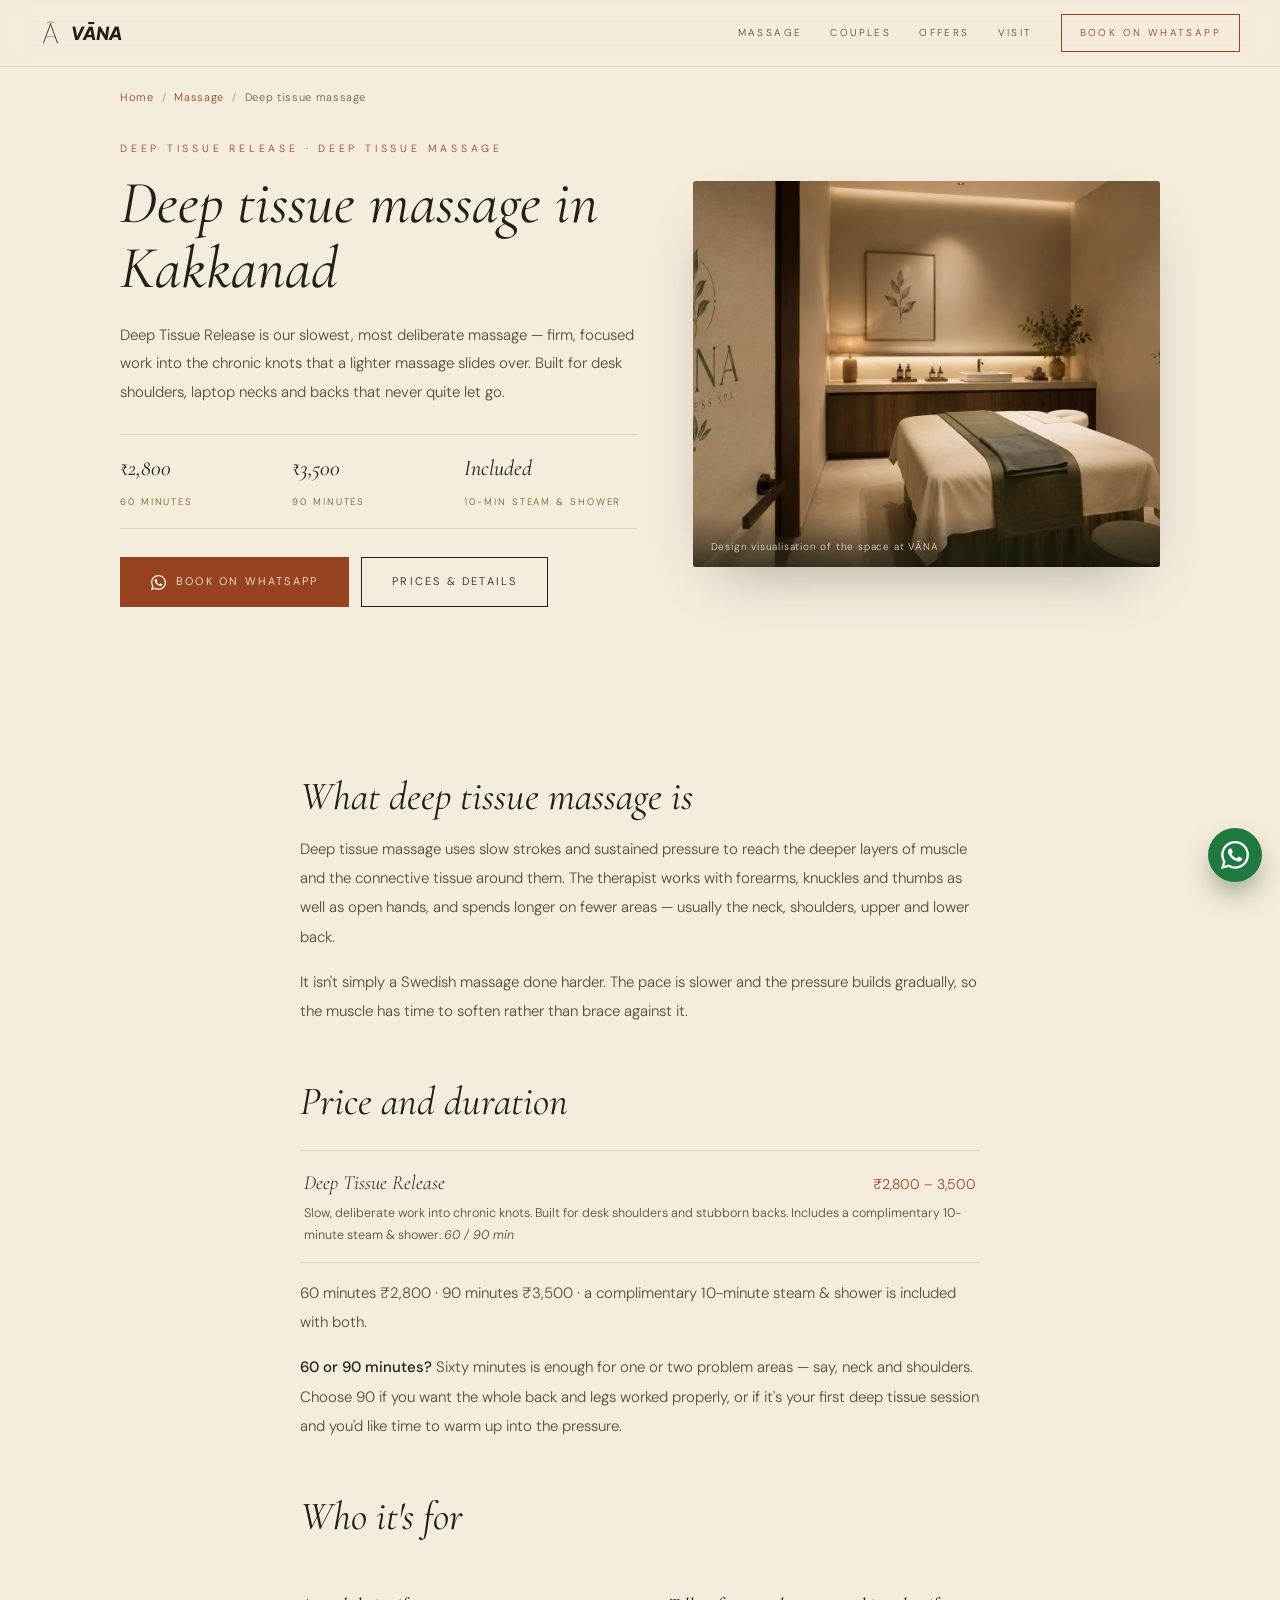
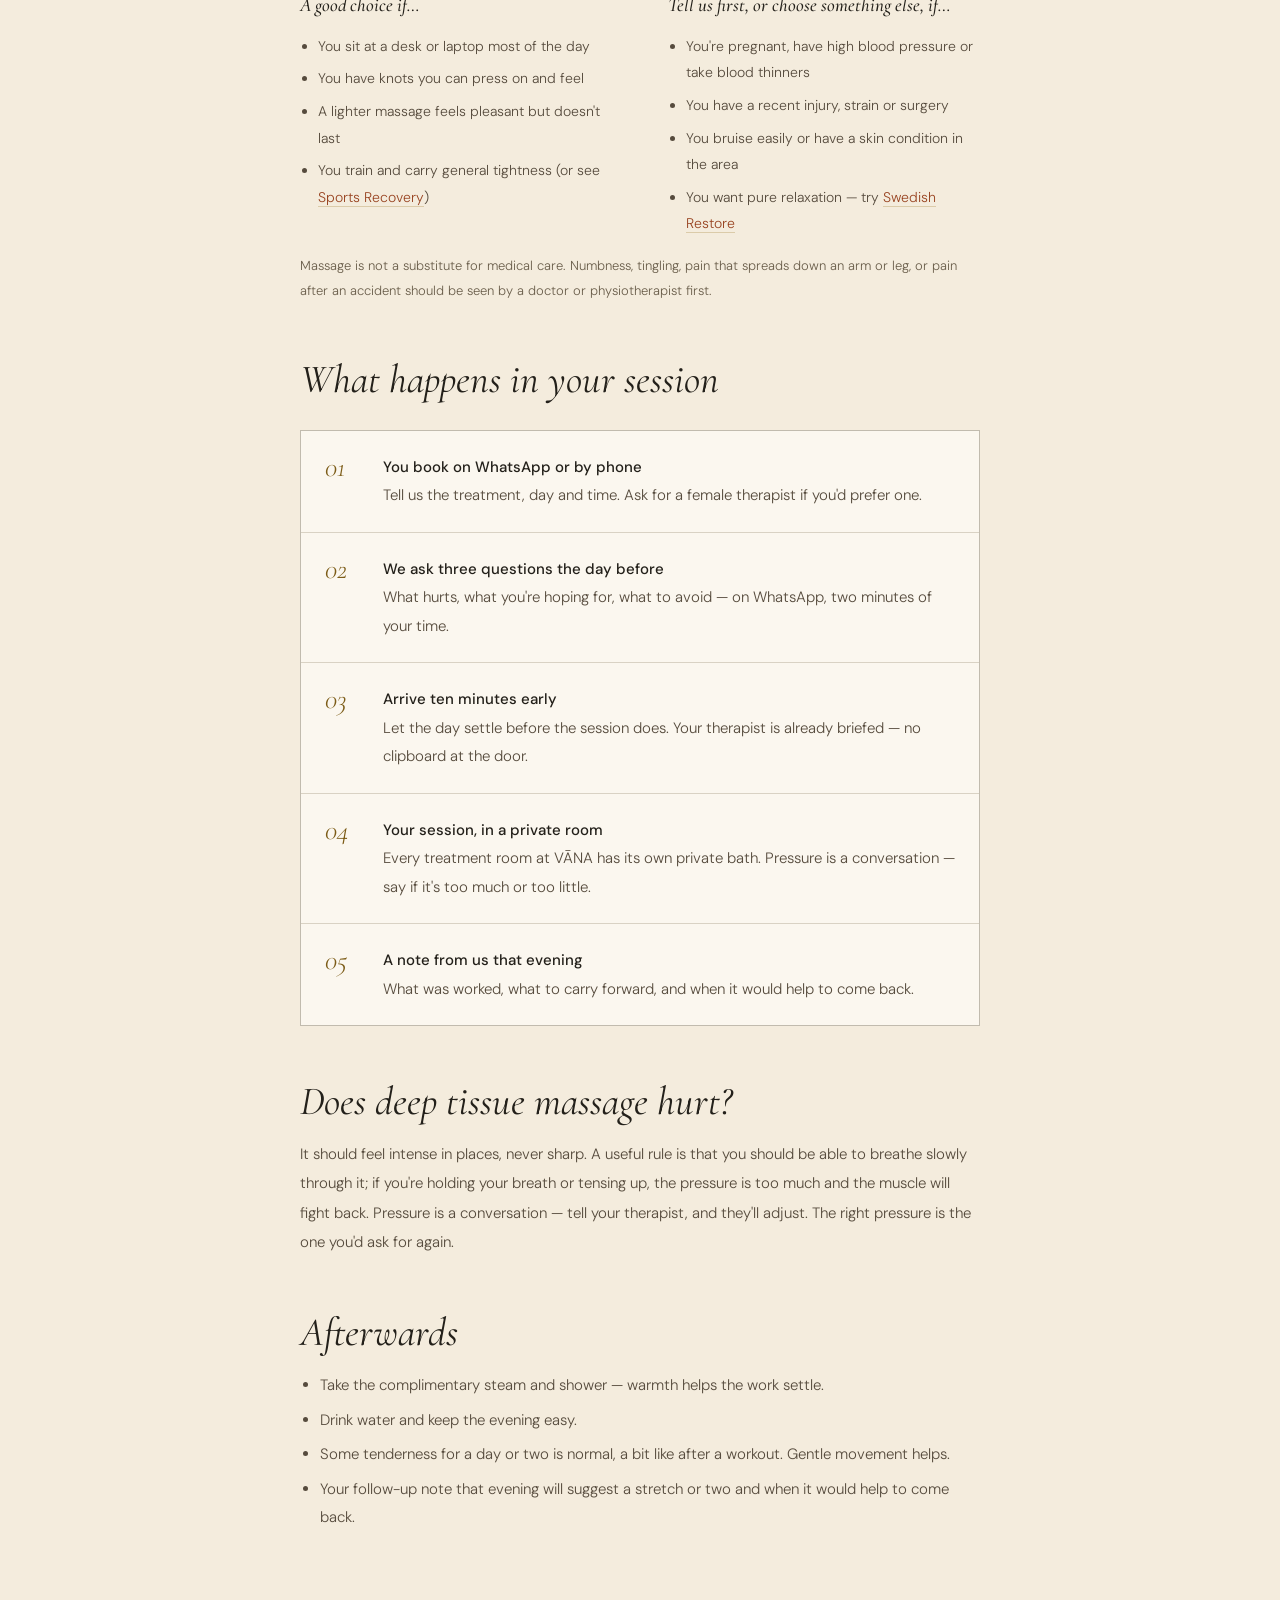
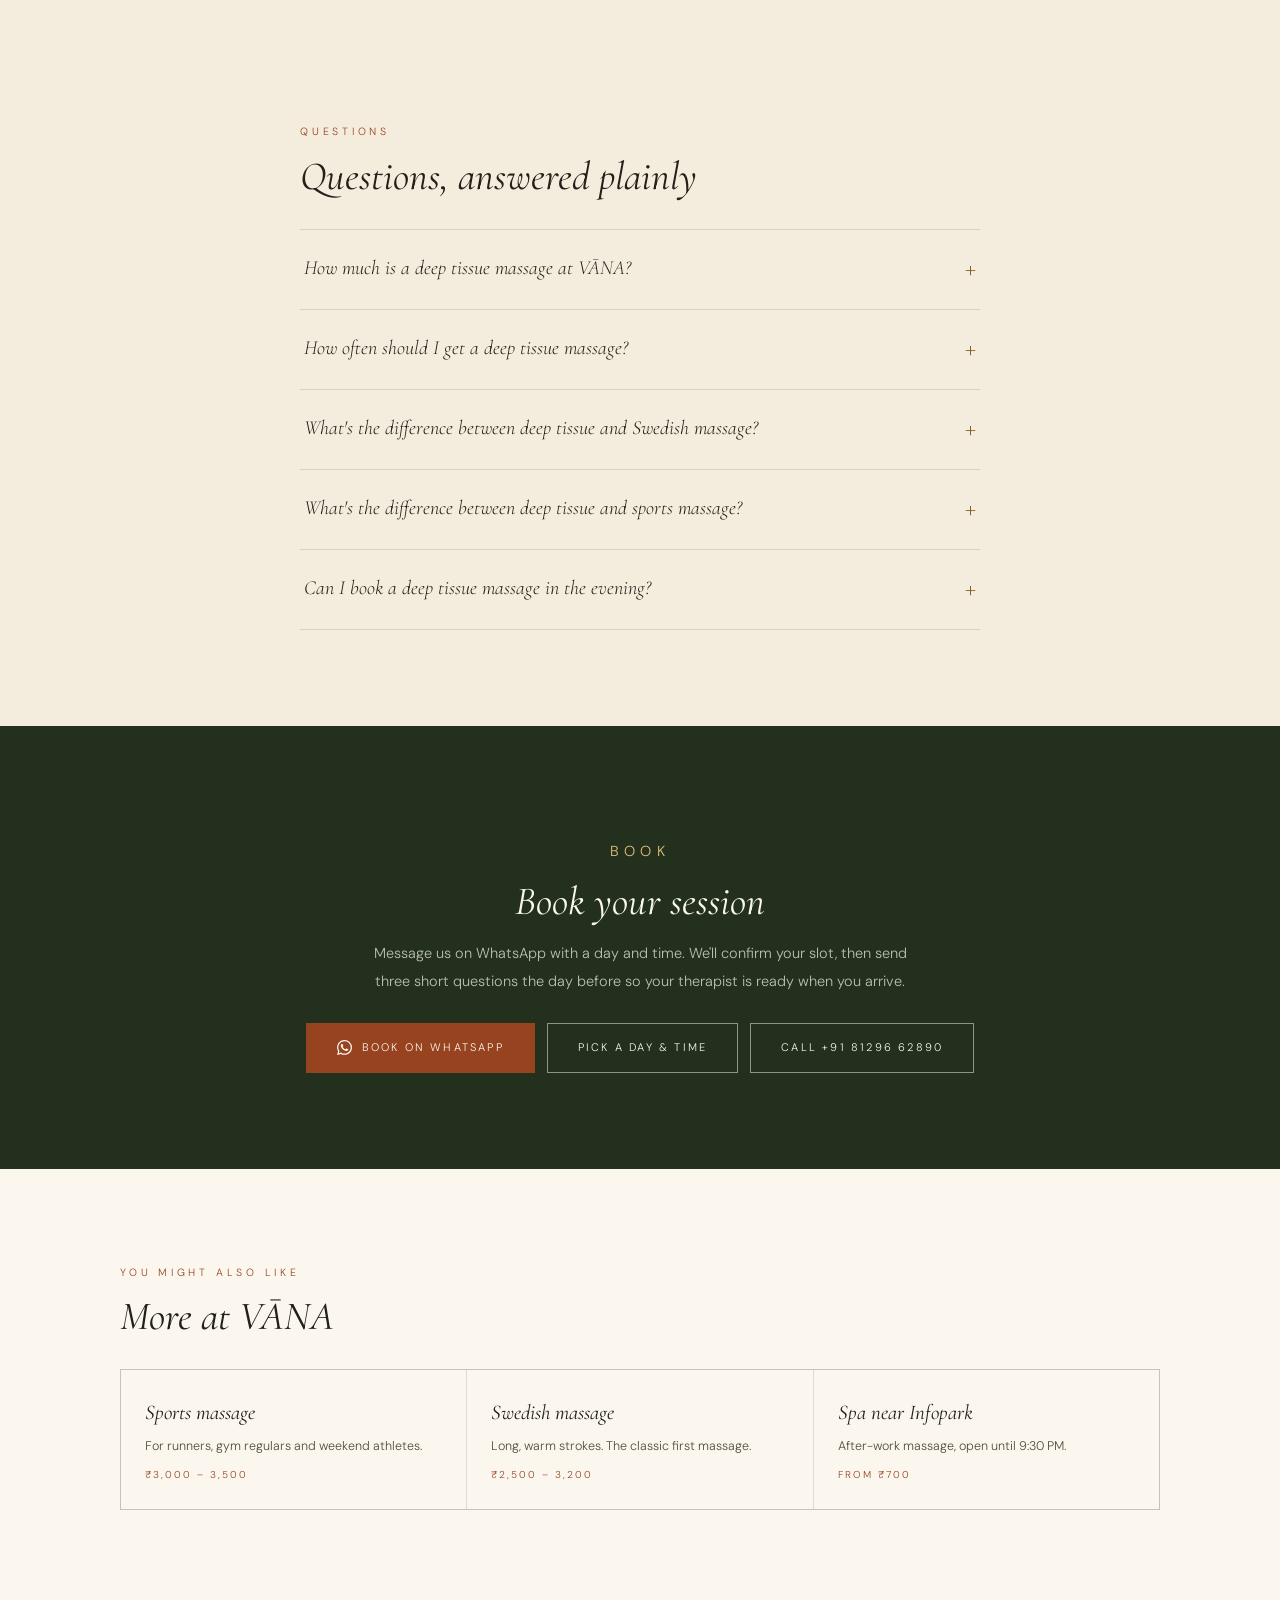
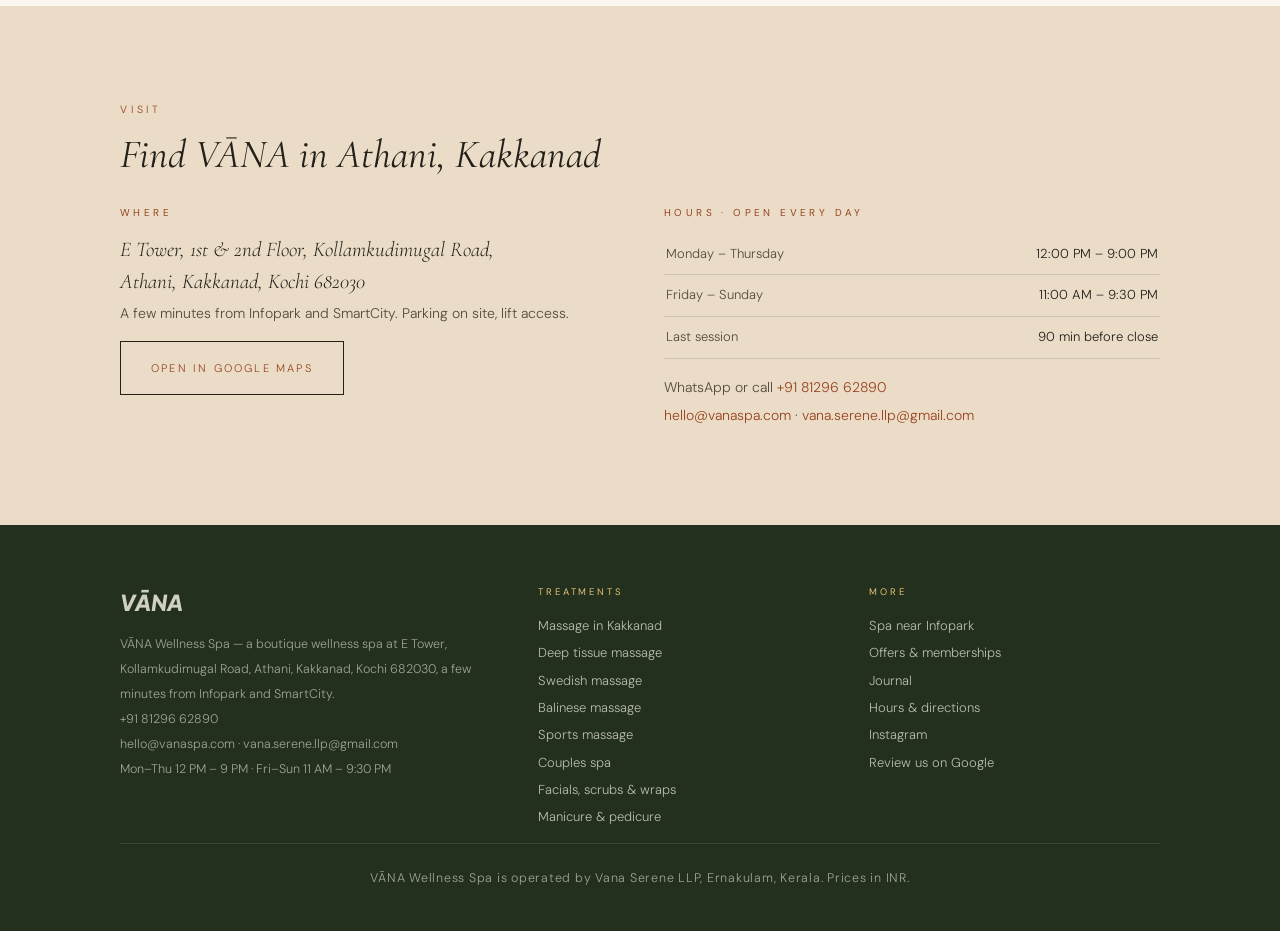
<file: deep-tissue-massage-kakkanad/index.html>
<!DOCTYPE html>
<html lang="en">
<head>
<meta charset="UTF-8">
<meta name="viewport" content="width=device-width, initial-scale=1.0">
<script async src="https://www.googletagmanager.com/gtag/js?id=G-7RVEWWMJKN"></script>
<script>window.dataLayer=window.dataLayer||[];function gtag(){dataLayer.push(arguments);}gtag('js',new Date());gtag('config','G-7RVEWWMJKN');
document.addEventListener('click',function(e){var a=e.target.closest&&e.target.closest('a[href]');if(!a)return;var h=a.getAttribute('href'),ev=/wa\.me\//.test(h)?'whatsapp_click':/^tel:/.test(h)?'phone_click':/^mailto:/.test(h)?'email_click':/share\.google|google\.[a-z.]+\/maps/.test(h)?'directions_click':null;if(!ev)return;var s=a.closest('section[id],header,footer,.float-actions,.fa-wa,nav');gtag('event',ev,{link_location:s?(s.id||s.className.split(' ')[0]||s.tagName.toLowerCase()):'page',link_text:(a.textContent.trim()||a.getAttribute('aria-label')||'').slice(0,60)});});</script>
<title>Deep Tissue Massage in Kakkanad — VĀNA Wellness Spa, near Infopark</title>
<meta name="description" content="Deep tissue massage in Kakkanad, Kochi: VĀNA&#x27;s Deep Tissue Release — slow, firm work into chronic knots for desk shoulders and stubborn backs. 60 min ₹2,800, 90 min ₹3,500, with a complimentary steam &amp; shower. Athani, near Infopark.">
<link rel="canonical" href="https://vanaspa.com/deep-tissue-massage-kakkanad/">
<meta name="robots" content="index, follow, max-image-preview:large">
<meta name="theme-color" content="#23311E">
<link rel="icon" type="image/x-icon" href="/favicon.ico">
<link rel="icon" href="/favicon.svg" type="image/svg+xml">
<link rel="apple-touch-icon" href="/apple-touch-icon.png">
<meta property="og:type" content="website">
<meta property="og:url" content="https://vanaspa.com/deep-tissue-massage-kakkanad/">
<meta property="og:site_name" content="VĀNA Wellness Spa">
<meta property="og:title" content="Deep Tissue Massage in Kakkanad — VĀNA Wellness Spa, near Infopark">
<meta property="og:description" content="Deep tissue massage in Kakkanad, Kochi: VĀNA&#x27;s Deep Tissue Release — slow, firm work into chronic knots for desk shoulders and stubborn backs. 60 min ₹2,800, 90 min ₹3,500, with a complimentary steam &amp; shower. Athani, near Infopark.">
<meta property="og:image" content="https://vanaspa.com/assets/img/treatment-room.jpg">
<meta property="og:locale" content="en_IN">
<meta name="twitter:card" content="summary_large_image">
<link rel="preconnect" href="https://fonts.googleapis.com">
<link rel="preconnect" href="https://fonts.gstatic.com" crossorigin>
<link href="https://fonts.googleapis.com/css2?family=Cormorant+Garamond:ital,wght@0,400;0,500;1,400;1,500&family=DM+Sans:wght@300;400;500&family=Plus+Jakarta+Sans:ital,wght@1,800&display=swap" rel="stylesheet">
<link rel="stylesheet" href="/assets/css/pages.css">
<script type="application/ld+json">
{
 "@context": "https://schema.org",
 "@graph": [
  {
   "@type": "DaySpa",
   "@id": "https://vanaspa.com/#business",
   "name": "VĀNA Wellness Spa",
   "url": "https://vanaspa.com/",
   "telephone": "+918129662890",
   "image": "https://vanaspa.com/assets/og-image.jpg",
   "priceRange": "₹₹",
   "address": {
    "@type": "PostalAddress",
    "streetAddress": "E Tower, 1st & 2nd Floor, Kollamkudimugal Road, Athani",
    "addressLocality": "Kakkanad, Kochi",
    "addressRegion": "Kerala",
    "postalCode": "682030",
    "addressCountry": "IN"
   }
  },
  {
   "@type": "WebPage",
   "@id": "https://vanaspa.com/deep-tissue-massage-kakkanad/#webpage",
   "url": "https://vanaspa.com/deep-tissue-massage-kakkanad/",
   "name": "Deep Tissue Massage in Kakkanad — VĀNA Wellness Spa, near Infopark",
   "description": "Deep tissue massage in Kakkanad, Kochi: VĀNA's Deep Tissue Release — slow, firm work into chronic knots for desk shoulders and stubborn backs. 60 min ₹2,800, 90 min ₹3,500, with a complimentary steam & shower. Athani, near Infopark.",
   "isPartOf": {
    "@id": "https://vanaspa.com/#website"
   },
   "about": {
    "@id": "https://vanaspa.com/#business"
   },
   "primaryImageOfPage": "https://vanaspa.com/assets/img/treatment-room.jpg"
  },
  {
   "@type": "BreadcrumbList",
   "itemListElement": [
    {
     "@type": "ListItem",
     "position": 1,
     "name": "Home",
     "item": "https://vanaspa.com/"
    },
    {
     "@type": "ListItem",
     "position": 2,
     "name": "Massage",
     "item": "https://vanaspa.com/massage-kakkanad/"
    },
    {
     "@type": "ListItem",
     "position": 3,
     "name": "Deep tissue massage",
     "item": "https://vanaspa.com/deep-tissue-massage-kakkanad/"
    }
   ]
  },
  {
   "@type": "Service",
   "@id": "https://vanaspa.com/deep-tissue-massage-kakkanad/#service",
   "name": "Deep Tissue Release — deep tissue massage",
   "serviceType": "Deep tissue massage",
   "description": "Deep tissue massage in Kakkanad, Kochi: VĀNA's Deep Tissue Release — slow, firm work into chronic knots for desk shoulders and stubborn backs. 60 min ₹2,800, 90 min ₹3,500, with a complimentary steam & shower. Athani, near Infopark.",
   "provider": {
    "@id": "https://vanaspa.com/#business"
   },
   "areaServed": [
    "Kakkanad",
    "Athani",
    "Infopark",
    "SmartCity Kochi",
    "Thrikkakara",
    "Kochi"
   ],
   "offers": [
    {
     "@type": "Offer",
     "name": "Deep Tissue Release — 60 minutes",
     "price": "2800",
     "priceCurrency": "INR",
     "url": "https://vanaspa.com/deep-tissue-massage-kakkanad/"
    },
    {
     "@type": "Offer",
     "name": "Deep Tissue Release — 90 minutes",
     "price": "3500",
     "priceCurrency": "INR",
     "url": "https://vanaspa.com/deep-tissue-massage-kakkanad/"
    }
   ]
  },
  {
   "@type": "FAQPage",
   "mainEntity": [
    {
     "@type": "Question",
     "name": "How much is a deep tissue massage at VĀNA?",
     "acceptedAnswer": {
      "@type": "Answer",
      "text": "₹2,800 for 60 minutes and ₹3,500 for 90 minutes, including a complimentary 10-minute steam and shower."
     }
    },
    {
     "@type": "Question",
     "name": "How often should I get a deep tissue massage?",
     "acceptedAnswer": {
      "@type": "Answer",
      "text": "For long-standing desk tension, many people find every two to four weeks keeps it from building back up. Our Monthly Deep membership (₹2,500 a month) covers one Deep Tissue or Sports session a month. See offers and memberships."
     }
    },
    {
     "@type": "Question",
     "name": "What's the difference between deep tissue and Swedish massage?",
     "acceptedAnswer": {
      "@type": "Answer",
      "text": "Swedish uses long, flowing strokes over the whole body to relax you; deep tissue is slower and firmer, and focuses on fewer areas. We've written a full comparison."
     }
    },
    {
     "@type": "Question",
     "name": "What's the difference between deep tissue and sports massage?",
     "acceptedAnswer": {
      "@type": "Answer",
      "text": "Deep tissue targets chronic tension wherever it sits. Sports Recovery is organised around training — warming up, releasing and recovering the muscles you use most."
     }
    },
    {
     "@type": "Question",
     "name": "Can I book a deep tissue massage in the evening?",
     "acceptedAnswer": {
      "@type": "Answer",
      "text": "Yes. We're open until 9 PM Monday to Thursday and 9:30 PM Friday to Sunday; the last 90-minute session starts 90 minutes before closing."
     }
    }
   ]
  }
 ]
}
</script>
</head>
<body>
<header class="site-head">
  <a class="head-brand" href="/" aria-label="VĀNA Wellness Spa — home">
    <svg class="head-mark" viewBox="0 0 200 240" fill="none" aria-hidden="true"><g stroke="#B0832E" stroke-linecap="round"><path d="M 65 24 C 80 12 120 12 135 24" stroke-width="7"/><path d="M 74 17 C 86 9 114 9 126 17" stroke-width="5" opacity="0.6"/></g><g stroke="#23201A" stroke-linecap="round"><path d="M 100 34 L 34 214" stroke-width="8"/><path d="M 100 34 L 166 214" stroke-width="8"/><path d="M 60 158 Q 100 150 140 158" stroke-width="5" opacity="0.65"/></g></svg>
    <span class="head-word">VĀNA</span>
  </a>
  <nav class="head-nav" aria-label="Main">
    <a href="/massage-kakkanad/">Massage</a>
    <a href="/couples-spa-kakkanad/">Couples</a>
    <a href="/offers/">Offers</a>
    <a href="/#visit">Visit</a>
    <a class="head-cta" href="https://wa.me/918129662890?text=Hi%2C%20I%27d%20like%20to%20book%20a%20Deep%20Tissue%20massage%20at%20V%C4%80NA." target="_blank" rel="noopener">Book on WhatsApp</a>
  </nav>
</header>
<main>
<div class="wrap">
  <nav class="crumbs" aria-label="Breadcrumb"><a href="/">Home</a><span>/</span><a href="/massage-kakkanad/">Massage</a><span>/</span>Deep tissue massage</nav>
  <section class="p-hero">
    <div>
      <p class="eyebrow">Deep Tissue Release · Deep tissue massage</p>
      <h1>Deep tissue massage in Kakkanad</h1>
      <p class="p-lede">Deep Tissue Release is our slowest, most deliberate massage — firm, focused work into the chronic knots that a lighter massage slides over. Built for desk shoulders, laptop necks and backs that never quite let go.</p>
      <div class="p-facts"><div><b>₹2,800</b><small>60 minutes</small></div><div><b>₹3,500</b><small>90 minutes</small></div><div><b>Included</b><small>10-min steam &amp; shower</small></div></div>
      <div class="p-ctas">
        <a class="btn btn-primary" href="https://wa.me/918129662890?text=Hi%2C%20I%27d%20like%20to%20book%20a%20Deep%20Tissue%20massage%20at%20V%C4%80NA." target="_blank" rel="noopener"><svg viewBox="0 0 24 24" aria-hidden="true"><path d="M17.472 14.382c-.297-.149-1.758-.867-2.03-.967-.273-.099-.471-.148-.67.15-.197.297-.767.966-.94 1.164-.173.199-.347.223-.644.075-.297-.15-1.255-.463-2.39-1.475-.883-.788-1.48-1.761-1.653-2.059-.173-.297-.018-.458.13-.606.134-.133.298-.347.446-.52.149-.174.198-.298.298-.497.099-.198.05-.371-.025-.52-.075-.149-.669-1.612-.916-2.207-.242-.579-.487-.5-.669-.51-.173-.008-.371-.01-.57-.01-.198 0-.52.074-.792.372-.272.297-1.04 1.016-1.04 2.479 0 1.462 1.065 2.875 1.213 3.074.149.198 2.096 3.2 5.077 4.487.709.306 1.262.489 1.694.625.712.227 1.36.195 1.871.118.571-.085 1.758-.719 2.006-1.413.248-.694.248-1.289.173-1.413-.074-.124-.272-.198-.57-.347m-5.421 7.403h-.004a9.87 9.87 0 01-5.031-1.378l-.361-.214-3.741.982.998-3.648-.235-.374a9.86 9.86 0 01-1.51-5.26c.001-5.45 4.436-9.884 9.888-9.884 2.64 0 5.122 1.03 6.988 2.898a9.825 9.825 0 012.893 6.994c-.003 5.45-4.437 9.884-9.885 9.884m8.413-18.297A11.815 11.815 0 0012.05 0C5.495 0 .16 5.335.157 11.892c0 2.096.547 4.142 1.588 5.945L.057 24l6.305-1.654a11.882 11.882 0 005.683 1.448h.005c6.554 0 11.89-5.335 11.893-11.893a11.821 11.821 0 00-3.48-8.413z"/></svg>Book on WhatsApp</a>
        <a class="btn btn-dark" href="#details">Prices &amp; details</a>
      </div>
    </div>
    <figure class="p-figure">
      <img src="/assets/img/treatment-room.jpg" alt="A private treatment room at VĀNA Wellness Spa, Kakkanad, prepared for a deep tissue massage">
      <figcaption>Design visualisation of the space at VĀNA</figcaption>
    </figure>
  </section>
</div>
<section class="band " id="details"><div class="wrap narrow prose">
<h2>What deep tissue massage is</h2>
<p>Deep tissue massage uses slow strokes and sustained pressure to reach the deeper layers of muscle and the connective tissue around them. The therapist works with forearms, knuckles and thumbs as well as open hands, and spends longer on fewer areas — usually the neck, shoulders, upper and lower back.</p>
<p>It isn't simply a Swedish massage done harder. The pace is slower and the pressure builds gradually, so the muscle has time to soften rather than brace against it.</p>
<h2>Price and duration</h2>
<div class="prices"><div class="price-row"><span class="nm">Deep Tissue Release</span><span class="pr">₹2,800 – 3,500</span><span class="ds">Slow, deliberate work into chronic knots. Built for desk shoulders and stubborn backs. Includes a complimentary 10-minute steam &amp; shower. <em>60 / 90 min</em></span></div></div><p class="price-note">60 minutes ₹2,800 · 90 minutes ₹3,500 · a complimentary 10-minute steam &amp; shower is included with both.</p>
<p><strong>60 or 90 minutes?</strong> Sixty minutes is enough for one or two problem areas — say, neck and shoulders. Choose 90 if you want the whole back and legs worked properly, or if it's your first deep tissue session and you'd like time to warm up into the pressure.</p>
<h2>Who it's for</h2>
<div class="cols" style="margin-top:22px">
<div class="fit"><h3>A good choice if…</h3><ul>
<li>You sit at a desk or laptop most of the day</li>
<li>You have knots you can press on and feel</li>
<li>A lighter massage feels pleasant but doesn't last</li>
<li>You train and carry general tightness (or see <a href="/sports-massage-kakkanad/">Sports Recovery</a>)</li>
</ul></div>
<div class="fit"><h3>Tell us first, or choose something else, if…</h3><ul>
<li>You're pregnant, have high blood pressure or take blood thinners</li>
<li>You have a recent injury, strain or surgery</li>
<li>You bruise easily or have a skin condition in the area</li>
<li>You want pure relaxation — try <a href="/swedish-massage-kakkanad/">Swedish Restore</a></li>
</ul></div></div>
<p class="note">Massage is not a substitute for medical care. Numbness, tingling, pain that spreads down an arm or leg, or pain after an accident should be seen by a doctor or physiotherapist first.</p>
<h2>What happens in your session</h2>
<ol class="steps">
  <li><span class="n">01</span><div><b>You book on WhatsApp or by phone</b>Tell us the treatment, day and time. Ask for a female therapist if you'd prefer one.</div></li>
  <li><span class="n">02</span><div><b>We ask three questions the day before</b>What hurts, what you're hoping for, what to avoid — on WhatsApp, two minutes of your time.</div></li>
  <li><span class="n">03</span><div><b>Arrive ten minutes early</b>Let the day settle before the session does. Your therapist is already briefed — no clipboard at the door.</div></li>
  <li><span class="n">04</span><div><b>Your session, in a private room</b>Every treatment room at VĀNA has its own private bath. Pressure is a conversation — say if it's too much or too little.</div></li>
  <li><span class="n">05</span><div><b>A note from us that evening</b>What was worked, what to carry forward, and when it would help to come back.</div></li>
</ol>
<h2>Does deep tissue massage hurt?</h2>
<p>It should feel intense in places, never sharp. A useful rule is that you should be able to breathe slowly through it; if you're holding your breath or tensing up, the pressure is too much and the muscle will fight back. Pressure is a conversation — tell your therapist, and they'll adjust. The right pressure is the one you'd ask for again.</p>
<h2>Afterwards</h2>
<ul>
<li>Take the complimentary steam and shower — warmth helps the work settle.</li>
<li>Drink water and keep the evening easy.</li>
<li>Some tenderness for a day or two is normal, a bit like after a workout. Gentle movement helps.</li>
<li>Your follow-up note that evening will suggest a stretch or two and when it would help to come back.</li>
</ul>
</div></section>
<section class="band"><div class="wrap narrow"><p class="eyebrow">Questions</p><h2 style="margin-top:12px">Questions, answered plainly</h2><div class="faq"><details><summary>How much is a deep tissue massage at VĀNA?</summary><p>₹2,800 for 60 minutes and ₹3,500 for 90 minutes, including a complimentary 10-minute steam and shower.</p></details><details><summary>How often should I get a deep tissue massage?</summary><p>For long-standing desk tension, many people find every two to four weeks keeps it from building back up. Our Monthly Deep membership (₹2,500 a month) covers one Deep Tissue or Sports session a month. See <a href="/offers/">offers and memberships</a>.</p></details><details><summary>What's the difference between deep tissue and Swedish massage?</summary><p>Swedish uses long, flowing strokes over the whole body to relax you; deep tissue is slower and firmer, and focuses on fewer areas. We've written a <a href="/journal/swedish-vs-deep-tissue-massage/">full comparison</a>.</p></details><details><summary>What's the difference between deep tissue and sports massage?</summary><p>Deep tissue targets chronic tension wherever it sits. Sports Recovery is organised around training — warming up, releasing and recovering the muscles you use most.</p></details><details><summary>Can I book a deep tissue massage in the evening?</summary><p>Yes. We're open until 9 PM Monday to Thursday and 9:30 PM Friday to Sunday; the last 90-minute session starts 90 minutes before closing.</p></details></div></div></section>
<section class="band band-forest cta-band" id="book">
  <div class="wrap">
    <p class="eyebrow">Book</p>
    <h2 style="margin-top:12px">Book your session</h2>
    <p>Message us on WhatsApp with a day and time. We'll confirm your slot, then send three short questions the day before so your therapist is ready when you arrive.</p>
    <div class="p-ctas">
      <a class="btn btn-primary" href="https://wa.me/918129662890?text=Hi%2C%20I%27d%20like%20to%20book%20a%20Deep%20Tissue%20massage%20at%20V%C4%80NA." target="_blank" rel="noopener"><svg viewBox="0 0 24 24" aria-hidden="true"><path d="M17.472 14.382c-.297-.149-1.758-.867-2.03-.967-.273-.099-.471-.148-.67.15-.197.297-.767.966-.94 1.164-.173.199-.347.223-.644.075-.297-.15-1.255-.463-2.39-1.475-.883-.788-1.48-1.761-1.653-2.059-.173-.297-.018-.458.13-.606.134-.133.298-.347.446-.52.149-.174.198-.298.298-.497.099-.198.05-.371-.025-.52-.075-.149-.669-1.612-.916-2.207-.242-.579-.487-.5-.669-.51-.173-.008-.371-.01-.57-.01-.198 0-.52.074-.792.372-.272.297-1.04 1.016-1.04 2.479 0 1.462 1.065 2.875 1.213 3.074.149.198 2.096 3.2 5.077 4.487.709.306 1.262.489 1.694.625.712.227 1.36.195 1.871.118.571-.085 1.758-.719 2.006-1.413.248-.694.248-1.289.173-1.413-.074-.124-.272-.198-.57-.347m-5.421 7.403h-.004a9.87 9.87 0 01-5.031-1.378l-.361-.214-3.741.982.998-3.648-.235-.374a9.86 9.86 0 01-1.51-5.26c.001-5.45 4.436-9.884 9.888-9.884 2.64 0 5.122 1.03 6.988 2.898a9.825 9.825 0 012.893 6.994c-.003 5.45-4.437 9.884-9.885 9.884m8.413-18.297A11.815 11.815 0 0012.05 0C5.495 0 .16 5.335.157 11.892c0 2.096.547 4.142 1.588 5.945L.057 24l6.305-1.654a11.882 11.882 0 005.683 1.448h.005c6.554 0 11.89-5.335 11.893-11.893a11.821 11.821 0 00-3.48-8.413z"/></svg>Book on WhatsApp</a>
      <a class="btn btn-light" href="/?book=deep#book">Pick a day &amp; time</a>
      <a class="btn btn-light" href="tel:+918129662890">Call +91 81296 62890</a>
    </div>
  </div>
</section>
<section class="band band-cream"><div class="wrap"><p class="eyebrow">You might also like</p><h2 style="margin-top:12px">More at VĀNA</h2><div class="related"><a href="/sports-massage-kakkanad/"><b>Sports massage</b><span>For runners, gym regulars and weekend athletes.</span><em>₹3,000 – 3,500</em></a><a href="/swedish-massage-kakkanad/"><b>Swedish massage</b><span>Long, warm strokes. The classic first massage.</span><em>₹2,500 – 3,200</em></a><a href="/spa-near-infopark/"><b>Spa near Infopark</b><span>After-work massage, open until 9:30 PM.</span><em>From ₹700</em></a></div></div></section>
<section class="band band-sand" id="visit">
  <div class="wrap">
    <p class="eyebrow">Visit</p>
    <h2 style="margin-top:12px">Find VĀNA in Athani, Kakkanad</h2>
    <div class="visit">
      <div>
        <h3>Where</h3>
        <p class="big">E Tower, 1st &amp; 2nd Floor, Kollamkudimugal Road,<br>Athani, Kakkanad, Kochi 682030</p>
        <p>A few minutes from Infopark and SmartCity. Parking on site, lift access.</p>
        <p style="margin-top:14px"><a class="btn btn-dark" href="https://share.google/J33BrEqedsUDC5wgM" target="_blank" rel="noopener">Open in Google Maps</a></p>
      </div>
      <div>
        <h3>Hours · Open every day</h3>
        <div class="hrs"><span>Monday – Thursday</span><span>12:00 PM – 9:00 PM</span></div>
        <div class="hrs"><span>Friday – Sunday</span><span>11:00 AM – 9:30 PM</span></div>
        <div class="hrs"><span>Last session</span><span>90 min before close</span></div>
        <p style="margin-top:14px">WhatsApp or call <a href="tel:+918129662890">+91 81296 62890</a><br><a href="mailto:hello@vanaspa.com">hello@vanaspa.com</a> · <a href="mailto:vana.serene.llp@gmail.com">vana.serene.llp@gmail.com</a></p>
      </div>
    </div>
  </div>
</section>
</main>
<footer class="site-foot">
  <div class="wrap">
    <div class="foot-grid">
      <div>
        <div class="foot-brand">VĀNA</div>
        <p>VĀNA Wellness Spa — a boutique wellness spa at E Tower, Kollamkudimugal Road, Athani, Kakkanad, Kochi 682030, a few minutes from Infopark and SmartCity.<br>
        <a href="tel:+918129662890">+91 81296 62890</a><br><a href="mailto:hello@vanaspa.com">hello@vanaspa.com</a> · <a href="mailto:vana.serene.llp@gmail.com">vana.serene.llp@gmail.com</a><br>
        Mon–Thu 12 PM – 9 PM · Fri–Sun 11 AM – 9:30 PM</p>
      </div>
      <div><h4>Treatments</h4><ul><li><a href="/massage-kakkanad/">Massage in Kakkanad</a></li><li><a href="/deep-tissue-massage-kakkanad/">Deep tissue massage</a></li><li><a href="/swedish-massage-kakkanad/">Swedish massage</a></li><li><a href="/balinese-massage-kakkanad/">Balinese massage</a></li><li><a href="/sports-massage-kakkanad/">Sports massage</a></li><li><a href="/couples-spa-kakkanad/">Couples spa</a></li><li><a href="/facials-body-care/">Facials, scrubs &amp; wraps</a></li><li><a href="/manicure-pedicure-kakkanad/">Manicure &amp; pedicure</a></li></ul></div>
      <div><h4>More</h4><ul><li><a href="/spa-near-infopark/">Spa near Infopark</a></li><li><a href="/offers/">Offers &amp; memberships</a></li><li><a href="/journal/">Journal</a></li><li><a href="/#visit">Hours &amp; directions</a></li><li><a href="https://www.instagram.com/vana_wellness_spa/" target="_blank" rel="noopener">Instagram</a></li><li><a href="https://g.page/r/CfdIXf59w68UEBM/review" target="_blank" rel="noopener">Review us on Google</a></li></ul></div>
    </div>
    <p class="foot-legal">VĀNA Wellness Spa is operated by Vana Serene LLP, Ernakulam, Kerala. Prices in INR.</p>
  </div>
</footer>
<a class="fa-wa" href="https://wa.me/918129662890?text=Hi%2C%20I%27d%20like%20to%20book%20a%20Deep%20Tissue%20massage%20at%20V%C4%80NA." target="_blank" rel="noopener" aria-label="Message VĀNA on WhatsApp"><svg viewBox="0 0 24 24" aria-hidden="true"><path d="M17.472 14.382c-.297-.149-1.758-.867-2.03-.967-.273-.099-.471-.148-.67.15-.197.297-.767.966-.94 1.164-.173.199-.347.223-.644.075-.297-.15-1.255-.463-2.39-1.475-.883-.788-1.48-1.761-1.653-2.059-.173-.297-.018-.458.13-.606.134-.133.298-.347.446-.52.149-.174.198-.298.298-.497.099-.198.05-.371-.025-.52-.075-.149-.669-1.612-.916-2.207-.242-.579-.487-.5-.669-.51-.173-.008-.371-.01-.57-.01-.198 0-.52.074-.792.372-.272.297-1.04 1.016-1.04 2.479 0 1.462 1.065 2.875 1.213 3.074.149.198 2.096 3.2 5.077 4.487.709.306 1.262.489 1.694.625.712.227 1.36.195 1.871.118.571-.085 1.758-.719 2.006-1.413.248-.694.248-1.289.173-1.413-.074-.124-.272-.198-.57-.347m-5.421 7.403h-.004a9.87 9.87 0 01-5.031-1.378l-.361-.214-3.741.982.998-3.648-.235-.374a9.86 9.86 0 01-1.51-5.26c.001-5.45 4.436-9.884 9.888-9.884 2.64 0 5.122 1.03 6.988 2.898a9.825 9.825 0 012.893 6.994c-.003 5.45-4.437 9.884-9.885 9.884m8.413-18.297A11.815 11.815 0 0012.05 0C5.495 0 .16 5.335.157 11.892c0 2.096.547 4.142 1.588 5.945L.057 24l6.305-1.654a11.882 11.882 0 005.683 1.448h.005c6.554 0 11.89-5.335 11.893-11.893a11.821 11.821 0 00-3.48-8.413z"/></svg></a>
</body>
</html>
</file>
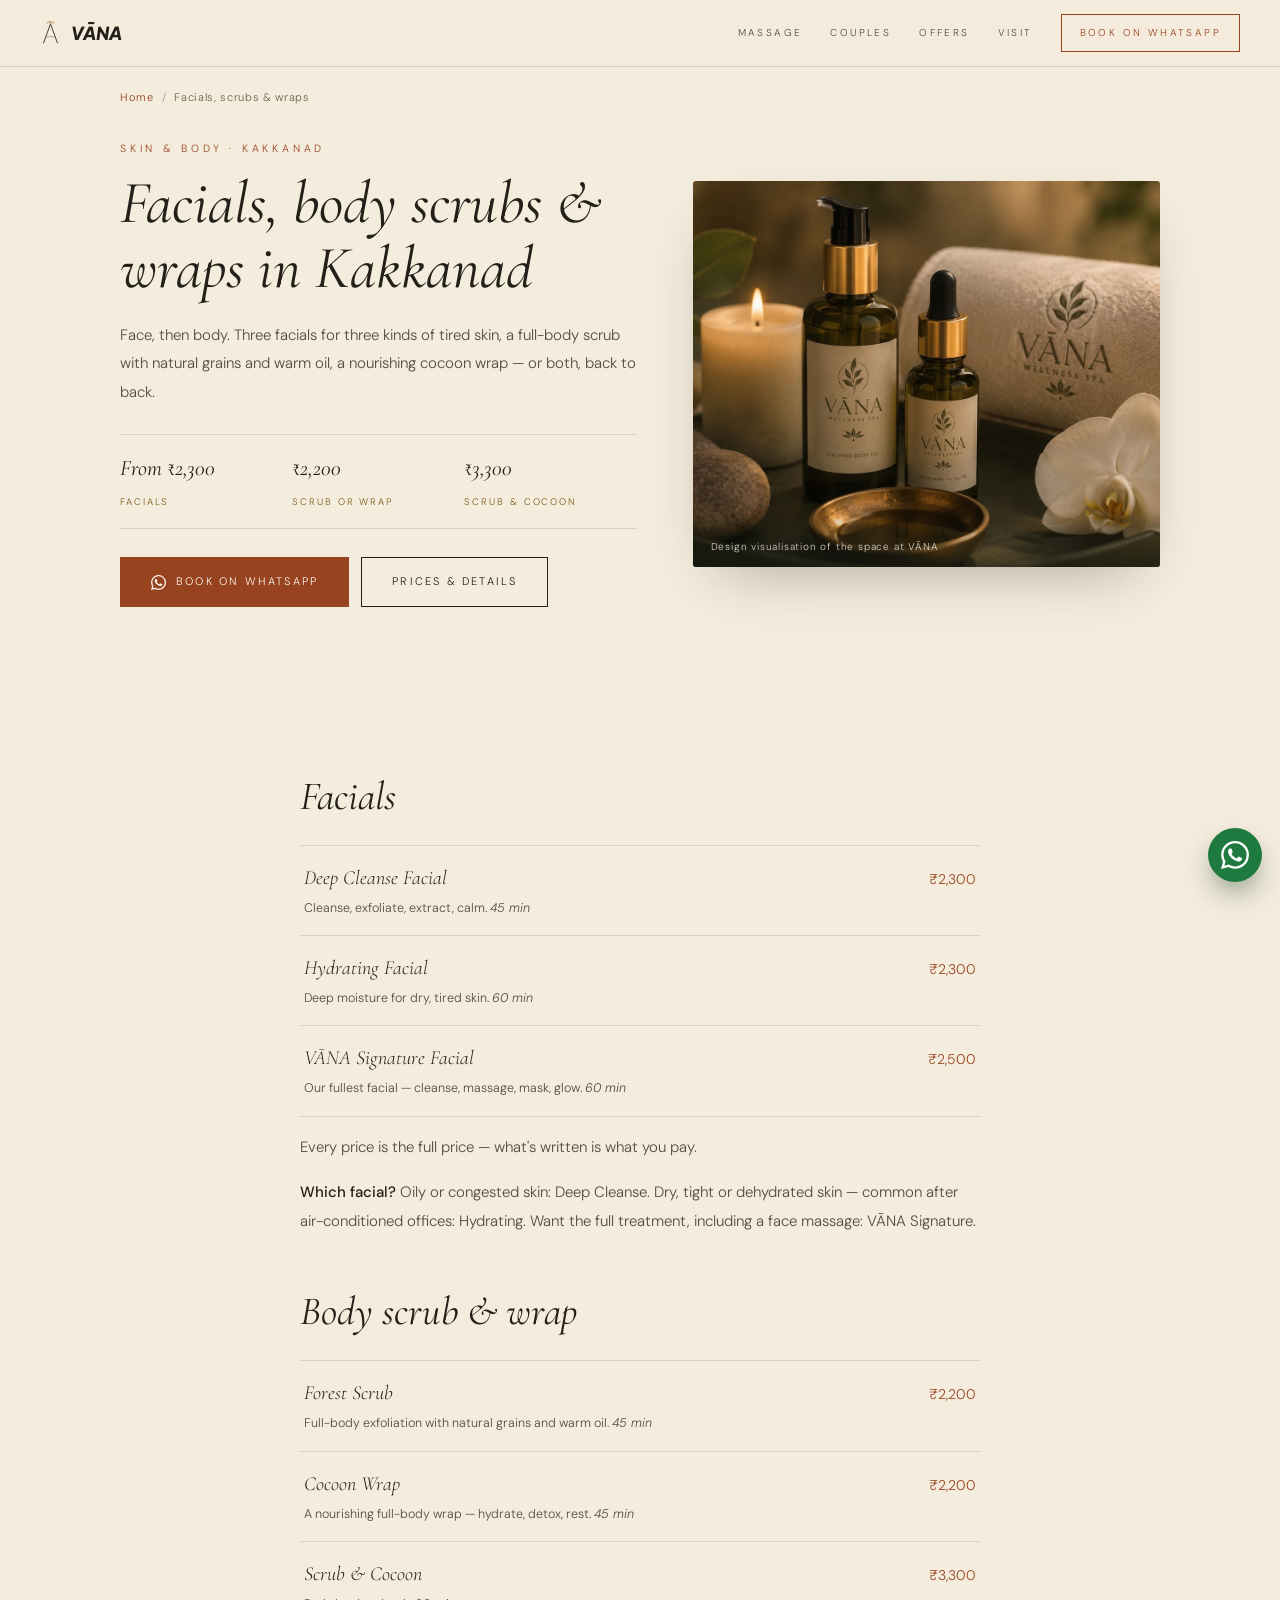
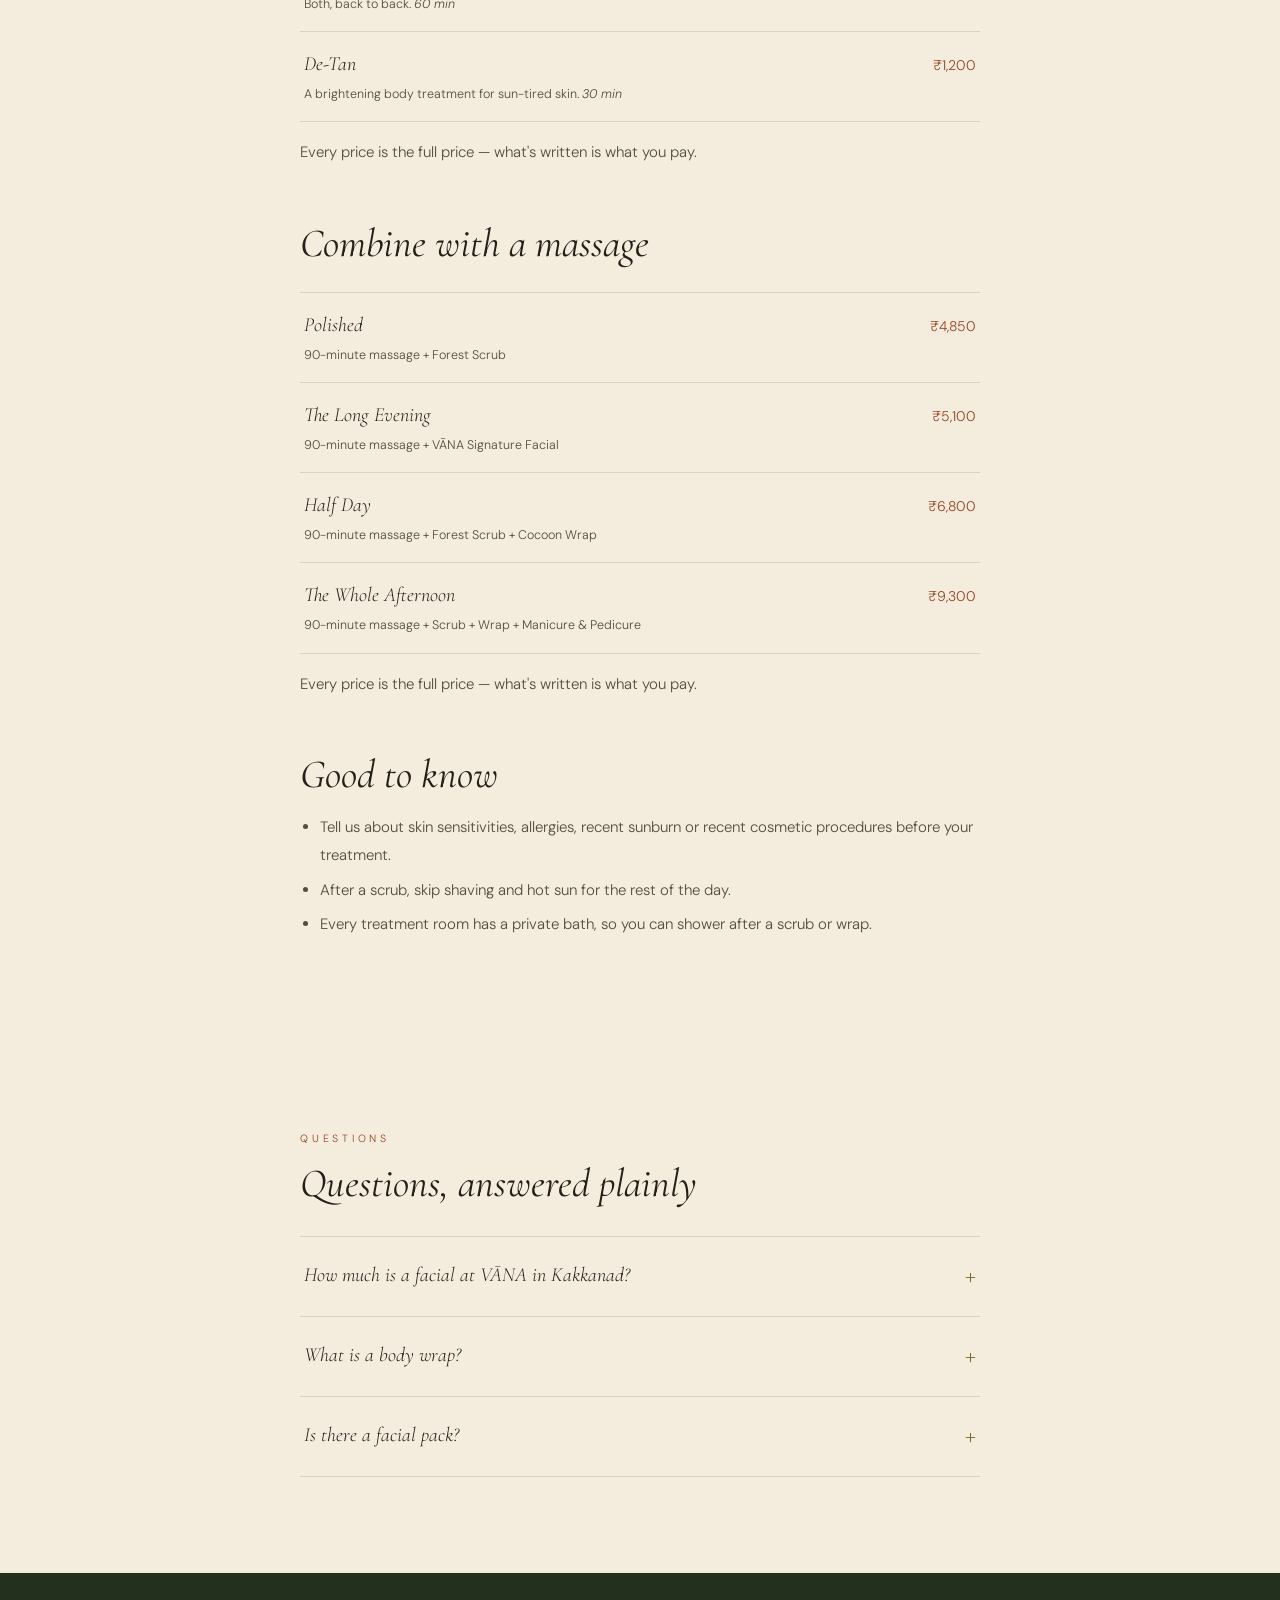
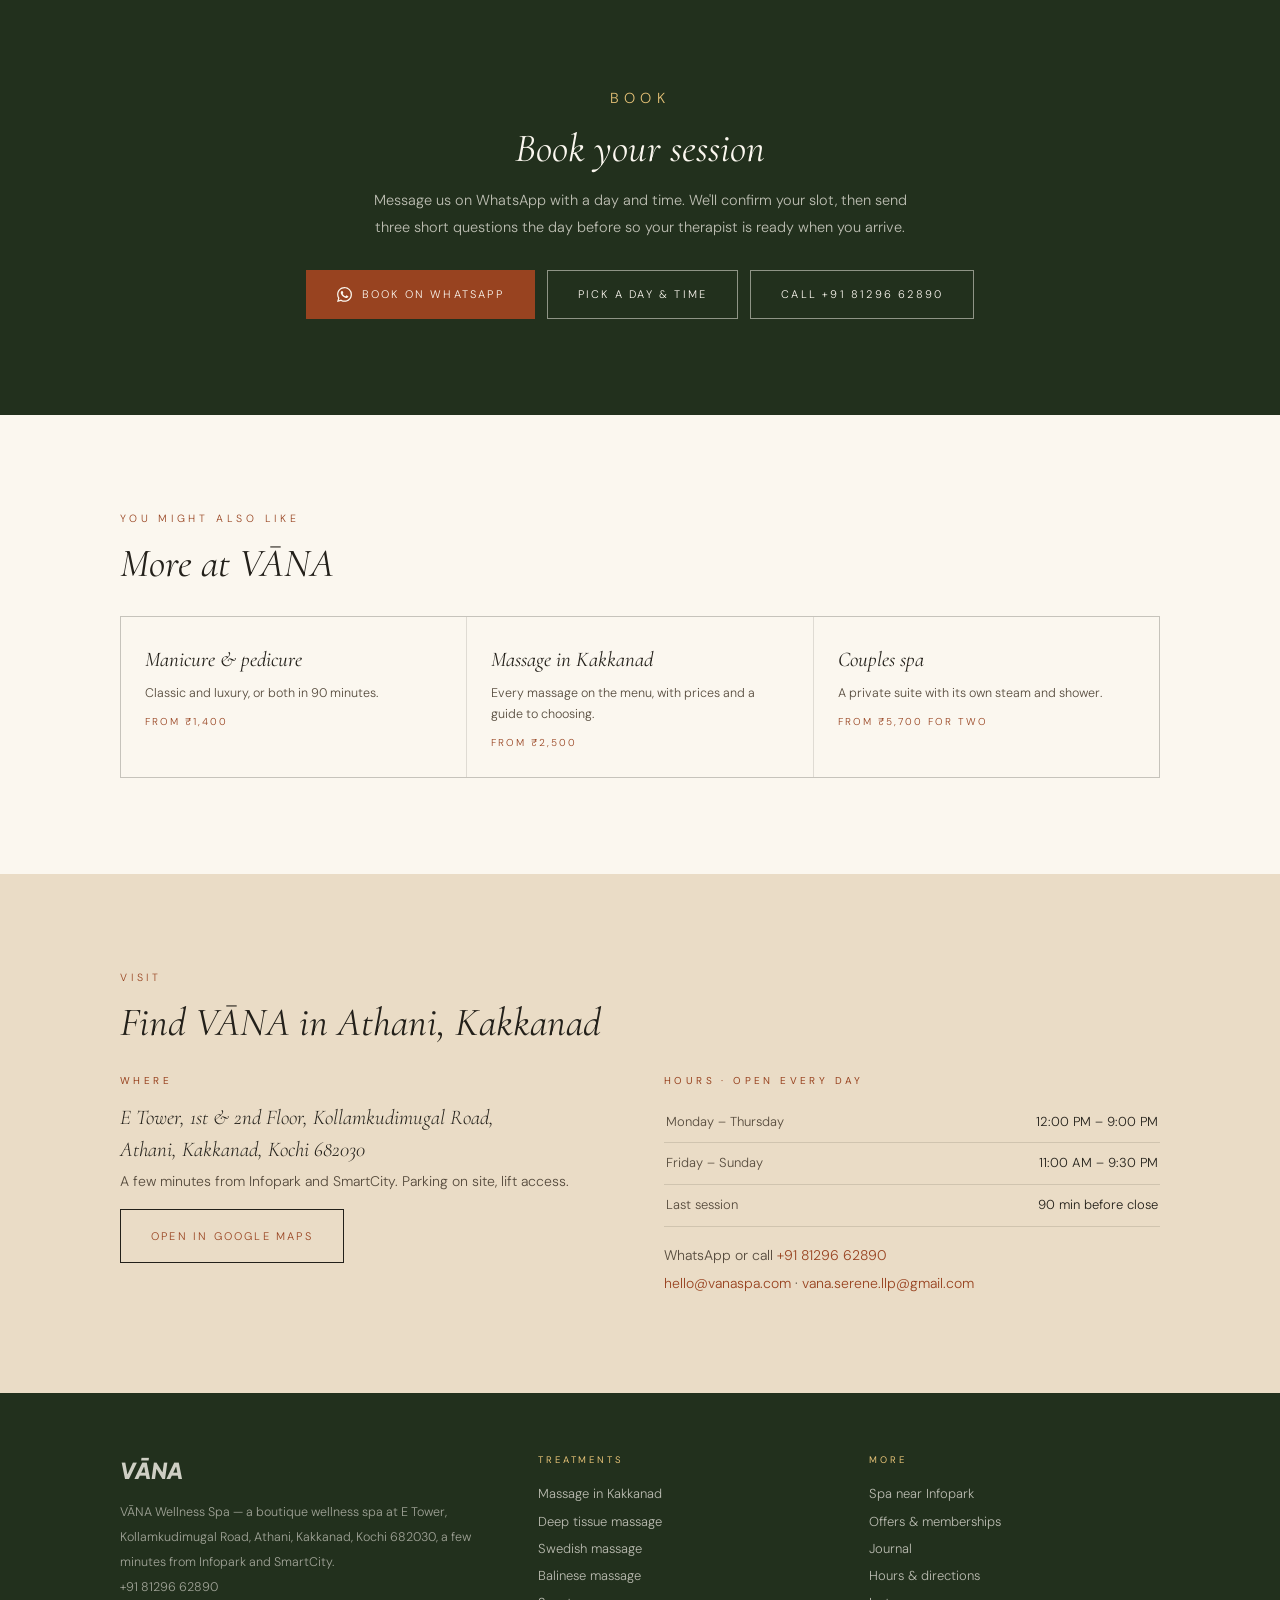
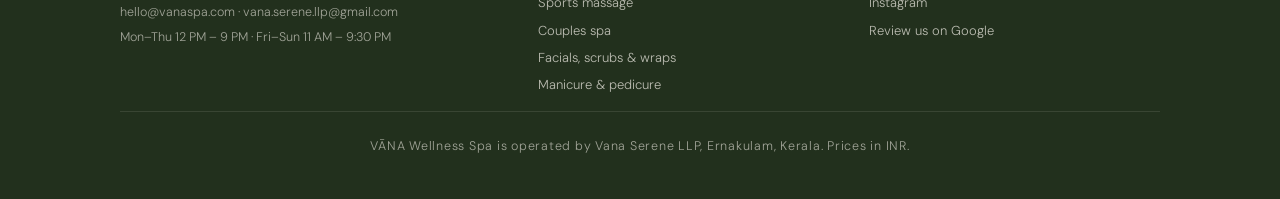
<file: facials-body-care/index.html>
<!DOCTYPE html>
<html lang="en">
<head>
<meta charset="UTF-8">
<meta name="viewport" content="width=device-width, initial-scale=1.0">
<script async src="https://www.googletagmanager.com/gtag/js?id=G-7RVEWWMJKN"></script>
<script>window.dataLayer=window.dataLayer||[];function gtag(){dataLayer.push(arguments);}gtag('js',new Date());gtag('config','G-7RVEWWMJKN');
document.addEventListener('click',function(e){var a=e.target.closest&&e.target.closest('a[href]');if(!a)return;var h=a.getAttribute('href'),ev=/wa\.me\//.test(h)?'whatsapp_click':/^tel:/.test(h)?'phone_click':/^mailto:/.test(h)?'email_click':/share\.google|google\.[a-z.]+\/maps/.test(h)?'directions_click':null;if(!ev)return;var s=a.closest('section[id],header,footer,.float-actions,.fa-wa,nav');gtag('event',ev,{link_location:s?(s.id||s.className.split(' ')[0]||s.tagName.toLowerCase()):'page',link_text:(a.textContent.trim()||a.getAttribute('aria-label')||'').slice(0,60)});});</script>
<title>Facials, Body Scrub &amp; Body Wrap in Kakkanad — VĀNA Wellness Spa</title>
<meta name="description" content="Facials, body scrubs, body wraps and de-tan in Kakkanad, Kochi at VĀNA Wellness Spa. Deep Cleanse, Hydrating and Signature facials from ₹2,300; Forest Scrub and Cocoon Wrap ₹2,200; Scrub &amp; Cocoon ₹3,300.">
<link rel="canonical" href="https://vanaspa.com/facials-body-care/">
<meta name="robots" content="index, follow, max-image-preview:large">
<meta name="theme-color" content="#23311E">
<link rel="icon" type="image/x-icon" href="/favicon.ico">
<link rel="icon" href="/favicon.svg" type="image/svg+xml">
<link rel="apple-touch-icon" href="/apple-touch-icon.png">
<meta property="og:type" content="website">
<meta property="og:url" content="https://vanaspa.com/facials-body-care/">
<meta property="og:site_name" content="VĀNA Wellness Spa">
<meta property="og:title" content="Facials, Body Scrub &amp; Body Wrap in Kakkanad — VĀNA Wellness Spa">
<meta property="og:description" content="Facials, body scrubs, body wraps and de-tan in Kakkanad, Kochi at VĀNA Wellness Spa. Deep Cleanse, Hydrating and Signature facials from ₹2,300; Forest Scrub and Cocoon Wrap ₹2,200; Scrub &amp; Cocoon ₹3,300.">
<meta property="og:image" content="https://vanaspa.com/assets/img/details-oils.jpg">
<meta property="og:locale" content="en_IN">
<meta name="twitter:card" content="summary_large_image">
<link rel="preconnect" href="https://fonts.googleapis.com">
<link rel="preconnect" href="https://fonts.gstatic.com" crossorigin>
<link href="https://fonts.googleapis.com/css2?family=Cormorant+Garamond:ital,wght@0,400;0,500;1,400;1,500&family=DM+Sans:wght@300;400;500&family=Plus+Jakarta+Sans:ital,wght@1,800&display=swap" rel="stylesheet">
<link rel="stylesheet" href="/assets/css/pages.css">
<script type="application/ld+json">
{
 "@context": "https://schema.org",
 "@graph": [
  {
   "@type": "DaySpa",
   "@id": "https://vanaspa.com/#business",
   "name": "VĀNA Wellness Spa",
   "url": "https://vanaspa.com/",
   "telephone": "+918129662890",
   "image": "https://vanaspa.com/assets/og-image.jpg",
   "priceRange": "₹₹",
   "address": {
    "@type": "PostalAddress",
    "streetAddress": "E Tower, 1st & 2nd Floor, Kollamkudimugal Road, Athani",
    "addressLocality": "Kakkanad, Kochi",
    "addressRegion": "Kerala",
    "postalCode": "682030",
    "addressCountry": "IN"
   }
  },
  {
   "@type": "WebPage",
   "@id": "https://vanaspa.com/facials-body-care/#webpage",
   "url": "https://vanaspa.com/facials-body-care/",
   "name": "Facials, Body Scrub & Body Wrap in Kakkanad — VĀNA Wellness Spa",
   "description": "Facials, body scrubs, body wraps and de-tan in Kakkanad, Kochi at VĀNA Wellness Spa. Deep Cleanse, Hydrating and Signature facials from ₹2,300; Forest Scrub and Cocoon Wrap ₹2,200; Scrub & Cocoon ₹3,300.",
   "isPartOf": {
    "@id": "https://vanaspa.com/#website"
   },
   "about": {
    "@id": "https://vanaspa.com/#business"
   },
   "primaryImageOfPage": "https://vanaspa.com/assets/img/details-oils.jpg"
  },
  {
   "@type": "BreadcrumbList",
   "itemListElement": [
    {
     "@type": "ListItem",
     "position": 1,
     "name": "Home",
     "item": "https://vanaspa.com/"
    },
    {
     "@type": "ListItem",
     "position": 2,
     "name": "Facials, scrubs & wraps",
     "item": "https://vanaspa.com/facials-body-care/"
    }
   ]
  },
  {
   "@type": "Service",
   "@id": "https://vanaspa.com/facials-body-care/#service",
   "name": "Facials and body treatments",
   "serviceType": "Facial and body treatments",
   "description": "Facials, body scrubs, body wraps and de-tan in Kakkanad, Kochi at VĀNA Wellness Spa. Deep Cleanse, Hydrating and Signature facials from ₹2,300; Forest Scrub and Cocoon Wrap ₹2,200; Scrub & Cocoon ₹3,300.",
   "provider": {
    "@id": "https://vanaspa.com/#business"
   },
   "areaServed": [
    "Kakkanad",
    "Athani",
    "Infopark",
    "SmartCity Kochi",
    "Thrikkakara",
    "Kochi"
   ],
   "offers": [
    {
     "@type": "Offer",
     "name": "Deep Cleanse Facial — 45 minutes",
     "price": "2300",
     "priceCurrency": "INR",
     "url": "https://vanaspa.com/facials-body-care/"
    },
    {
     "@type": "Offer",
     "name": "Hydrating Facial — 60 minutes",
     "price": "2300",
     "priceCurrency": "INR",
     "url": "https://vanaspa.com/facials-body-care/"
    },
    {
     "@type": "Offer",
     "name": "VĀNA Signature Facial — 60 minutes",
     "price": "2500",
     "priceCurrency": "INR",
     "url": "https://vanaspa.com/facials-body-care/"
    },
    {
     "@type": "Offer",
     "name": "Forest Scrub — 45 minutes",
     "price": "2200",
     "priceCurrency": "INR",
     "url": "https://vanaspa.com/facials-body-care/"
    },
    {
     "@type": "Offer",
     "name": "Cocoon Wrap — 45 minutes",
     "price": "2200",
     "priceCurrency": "INR",
     "url": "https://vanaspa.com/facials-body-care/"
    },
    {
     "@type": "Offer",
     "name": "Scrub & Cocoon — 60 minutes",
     "price": "3300",
     "priceCurrency": "INR",
     "url": "https://vanaspa.com/facials-body-care/"
    },
    {
     "@type": "Offer",
     "name": "De-Tan — 30 minutes",
     "price": "1200",
     "priceCurrency": "INR",
     "url": "https://vanaspa.com/facials-body-care/"
    }
   ]
  },
  {
   "@type": "FAQPage",
   "mainEntity": [
    {
     "@type": "Question",
     "name": "How much is a facial at VĀNA in Kakkanad?",
     "acceptedAnswer": {
      "@type": "Answer",
      "text": "The Deep Cleanse Facial (45 min) and Hydrating Facial (60 min) are ₹2,300 each; the VĀNA Signature Facial (60 min) is ₹2,500."
     }
    },
    {
     "@type": "Question",
     "name": "What is a body wrap?",
     "acceptedAnswer": {
      "@type": "Answer",
      "text": "A nourishing full-body treatment: the skin is covered and wrapped, then left to rest while it hydrates. Forty-five quiet minutes, and a private bath to shower afterwards."
     }
    },
    {
     "@type": "Question",
     "name": "Is there a facial pack?",
     "acceptedAnswer": {
      "@type": "Answer",
      "text": "Yes — Glow Five, five VĀNA Signature Facials for ₹11,000, valid 6 months. See offers and prepaid."
     }
    }
   ]
  }
 ]
}
</script>
</head>
<body>
<header class="site-head">
  <a class="head-brand" href="/" aria-label="VĀNA Wellness Spa — home">
    <svg class="head-mark" viewBox="0 0 200 240" fill="none" aria-hidden="true"><g stroke="#B0832E" stroke-linecap="round"><path d="M 65 24 C 80 12 120 12 135 24" stroke-width="7"/><path d="M 74 17 C 86 9 114 9 126 17" stroke-width="5" opacity="0.6"/></g><g stroke="#23201A" stroke-linecap="round"><path d="M 100 34 L 34 214" stroke-width="8"/><path d="M 100 34 L 166 214" stroke-width="8"/><path d="M 60 158 Q 100 150 140 158" stroke-width="5" opacity="0.65"/></g></svg>
    <span class="head-word">VĀNA</span>
  </a>
  <nav class="head-nav" aria-label="Main">
    <a href="/massage-kakkanad/">Massage</a>
    <a href="/couples-spa-kakkanad/">Couples</a>
    <a href="/offers/">Offers</a>
    <a href="/#visit">Visit</a>
    <a class="head-cta" href="https://wa.me/918129662890?text=Hi%2C%20I%27d%20like%20to%20book%20a%20facial%20/%20body%20treatment%20at%20V%C4%80NA." target="_blank" rel="noopener">Book on WhatsApp</a>
  </nav>
</header>
<main>
<div class="wrap">
  <nav class="crumbs" aria-label="Breadcrumb"><a href="/">Home</a><span>/</span>Facials, scrubs &amp; wraps</nav>
  <section class="p-hero">
    <div>
      <p class="eyebrow">Skin &amp; Body · Kakkanad</p>
      <h1>Facials, body scrubs &amp; wraps in Kakkanad</h1>
      <p class="p-lede">Face, then body. Three facials for three kinds of tired skin, a full-body scrub with natural grains and warm oil, a nourishing cocoon wrap — or both, back to back.</p>
      <div class="p-facts"><div><b>From ₹2,300</b><small>Facials</small></div><div><b>₹2,200</b><small>Scrub or wrap</small></div><div><b>₹3,300</b><small>Scrub &amp; Cocoon</small></div></div>
      <div class="p-ctas">
        <a class="btn btn-primary" href="https://wa.me/918129662890?text=Hi%2C%20I%27d%20like%20to%20book%20a%20facial%20/%20body%20treatment%20at%20V%C4%80NA." target="_blank" rel="noopener"><svg viewBox="0 0 24 24" aria-hidden="true"><path d="M17.472 14.382c-.297-.149-1.758-.867-2.03-.967-.273-.099-.471-.148-.67.15-.197.297-.767.966-.94 1.164-.173.199-.347.223-.644.075-.297-.15-1.255-.463-2.39-1.475-.883-.788-1.48-1.761-1.653-2.059-.173-.297-.018-.458.13-.606.134-.133.298-.347.446-.52.149-.174.198-.298.298-.497.099-.198.05-.371-.025-.52-.075-.149-.669-1.612-.916-2.207-.242-.579-.487-.5-.669-.51-.173-.008-.371-.01-.57-.01-.198 0-.52.074-.792.372-.272.297-1.04 1.016-1.04 2.479 0 1.462 1.065 2.875 1.213 3.074.149.198 2.096 3.2 5.077 4.487.709.306 1.262.489 1.694.625.712.227 1.36.195 1.871.118.571-.085 1.758-.719 2.006-1.413.248-.694.248-1.289.173-1.413-.074-.124-.272-.198-.57-.347m-5.421 7.403h-.004a9.87 9.87 0 01-5.031-1.378l-.361-.214-3.741.982.998-3.648-.235-.374a9.86 9.86 0 01-1.51-5.26c.001-5.45 4.436-9.884 9.888-9.884 2.64 0 5.122 1.03 6.988 2.898a9.825 9.825 0 012.893 6.994c-.003 5.45-4.437 9.884-9.885 9.884m8.413-18.297A11.815 11.815 0 0012.05 0C5.495 0 .16 5.335.157 11.892c0 2.096.547 4.142 1.588 5.945L.057 24l6.305-1.654a11.882 11.882 0 005.683 1.448h.005c6.554 0 11.89-5.335 11.893-11.893a11.821 11.821 0 00-3.48-8.413z"/></svg>Book on WhatsApp</a>
        <a class="btn btn-dark" href="#details">Prices &amp; details</a>
      </div>
    </div>
    <figure class="p-figure">
      <img src="/assets/img/details-oils.jpg" alt="Oils and linens prepared for a body treatment at VĀNA Wellness Spa, Kakkanad">
      <figcaption>Design visualisation of the space at VĀNA</figcaption>
    </figure>
  </section>
</div>
<section class="band " id="details"><div class="wrap narrow prose">
<h2>Facials</h2>
<div class="prices"><div class="price-row"><span class="nm">Deep Cleanse Facial</span><span class="pr">₹2,300</span><span class="ds">Cleanse, exfoliate, extract, calm. <em>45 min</em></span></div><div class="price-row"><span class="nm">Hydrating Facial</span><span class="pr">₹2,300</span><span class="ds">Deep moisture for dry, tired skin. <em>60 min</em></span></div><div class="price-row"><span class="nm">VĀNA Signature Facial</span><span class="pr">₹2,500</span><span class="ds">Our fullest facial — cleanse, massage, mask, glow. <em>60 min</em></span></div></div><p class="price-note">Every price is the full price — what's written is what you pay.</p>
<p><strong>Which facial?</strong> Oily or congested skin: Deep Cleanse. Dry, tight or dehydrated skin — common after air-conditioned offices: Hydrating. Want the full treatment, including a face massage: VĀNA Signature.</p>
<h2>Body scrub &amp; wrap</h2>
<div class="prices"><div class="price-row"><span class="nm">Forest Scrub</span><span class="pr">₹2,200</span><span class="ds">Full-body exfoliation with natural grains and warm oil. <em>45 min</em></span></div><div class="price-row"><span class="nm">Cocoon Wrap</span><span class="pr">₹2,200</span><span class="ds">A nourishing full-body wrap — hydrate, detox, rest. <em>45 min</em></span></div><div class="price-row"><span class="nm">Scrub &amp; Cocoon</span><span class="pr">₹3,300</span><span class="ds">Both, back to back. <em>60 min</em></span></div><div class="price-row"><span class="nm">De-Tan</span><span class="pr">₹1,200</span><span class="ds">A brightening body treatment for sun-tired skin. <em>30 min</em></span></div></div><p class="price-note">Every price is the full price — what's written is what you pay.</p>
<h2>Combine with a massage</h2>
<div class="prices"><div class="price-row"><span class="nm">Polished</span><span class="pr">₹4,850</span><span class="ds">90-minute massage + Forest Scrub</span></div><div class="price-row"><span class="nm">The Long Evening</span><span class="pr">₹5,100</span><span class="ds">90-minute massage + VĀNA Signature Facial</span></div><div class="price-row"><span class="nm">Half Day</span><span class="pr">₹6,800</span><span class="ds">90-minute massage + Forest Scrub + Cocoon Wrap</span></div><div class="price-row"><span class="nm">The Whole Afternoon</span><span class="pr">₹9,300</span><span class="ds">90-minute massage + Scrub + Wrap + Manicure &amp; Pedicure</span></div></div><p class="price-note">Every price is the full price — what's written is what you pay.</p>
<h2>Good to know</h2>
<ul>
<li>Tell us about skin sensitivities, allergies, recent sunburn or recent cosmetic procedures before your treatment.</li>
<li>After a scrub, skip shaving and hot sun for the rest of the day.</li>
<li>Every treatment room has a private bath, so you can shower after a scrub or wrap.</li>
</ul>
</div></section>
<section class="band"><div class="wrap narrow"><p class="eyebrow">Questions</p><h2 style="margin-top:12px">Questions, answered plainly</h2><div class="faq"><details><summary>How much is a facial at VĀNA in Kakkanad?</summary><p>The Deep Cleanse Facial (45 min) and Hydrating Facial (60 min) are ₹2,300 each; the VĀNA Signature Facial (60 min) is ₹2,500.</p></details><details><summary>What is a body wrap?</summary><p>A nourishing full-body treatment: the skin is covered and wrapped, then left to rest while it hydrates. Forty-five quiet minutes, and a private bath to shower afterwards.</p></details><details><summary>Is there a facial pack?</summary><p>Yes — Glow Five, five VĀNA Signature Facials for ₹11,000, valid 6 months. See <a href="/offers/">offers and prepaid</a>.</p></details></div></div></section>
<section class="band band-forest cta-band" id="book">
  <div class="wrap">
    <p class="eyebrow">Book</p>
    <h2 style="margin-top:12px">Book your session</h2>
    <p>Message us on WhatsApp with a day and time. We'll confirm your slot, then send three short questions the day before so your therapist is ready when you arrive.</p>
    <div class="p-ctas">
      <a class="btn btn-primary" href="https://wa.me/918129662890?text=Hi%2C%20I%27d%20like%20to%20book%20a%20facial%20/%20body%20treatment%20at%20V%C4%80NA." target="_blank" rel="noopener"><svg viewBox="0 0 24 24" aria-hidden="true"><path d="M17.472 14.382c-.297-.149-1.758-.867-2.03-.967-.273-.099-.471-.148-.67.15-.197.297-.767.966-.94 1.164-.173.199-.347.223-.644.075-.297-.15-1.255-.463-2.39-1.475-.883-.788-1.48-1.761-1.653-2.059-.173-.297-.018-.458.13-.606.134-.133.298-.347.446-.52.149-.174.198-.298.298-.497.099-.198.05-.371-.025-.52-.075-.149-.669-1.612-.916-2.207-.242-.579-.487-.5-.669-.51-.173-.008-.371-.01-.57-.01-.198 0-.52.074-.792.372-.272.297-1.04 1.016-1.04 2.479 0 1.462 1.065 2.875 1.213 3.074.149.198 2.096 3.2 5.077 4.487.709.306 1.262.489 1.694.625.712.227 1.36.195 1.871.118.571-.085 1.758-.719 2.006-1.413.248-.694.248-1.289.173-1.413-.074-.124-.272-.198-.57-.347m-5.421 7.403h-.004a9.87 9.87 0 01-5.031-1.378l-.361-.214-3.741.982.998-3.648-.235-.374a9.86 9.86 0 01-1.51-5.26c.001-5.45 4.436-9.884 9.888-9.884 2.64 0 5.122 1.03 6.988 2.898a9.825 9.825 0 012.893 6.994c-.003 5.45-4.437 9.884-9.885 9.884m8.413-18.297A11.815 11.815 0 0012.05 0C5.495 0 .16 5.335.157 11.892c0 2.096.547 4.142 1.588 5.945L.057 24l6.305-1.654a11.882 11.882 0 005.683 1.448h.005c6.554 0 11.89-5.335 11.893-11.893a11.821 11.821 0 00-3.48-8.413z"/></svg>Book on WhatsApp</a>
      <a class="btn btn-light" href="/#book">Pick a day &amp; time</a>
      <a class="btn btn-light" href="tel:+918129662890">Call +91 81296 62890</a>
    </div>
  </div>
</section>
<section class="band band-cream"><div class="wrap"><p class="eyebrow">You might also like</p><h2 style="margin-top:12px">More at VĀNA</h2><div class="related"><a href="/manicure-pedicure-kakkanad/"><b>Manicure &amp; pedicure</b><span>Classic and luxury, or both in 90 minutes.</span><em>From ₹1,400</em></a><a href="/massage-kakkanad/"><b>Massage in Kakkanad</b><span>Every massage on the menu, with prices and a guide to choosing.</span><em>From ₹2,500</em></a><a href="/couples-spa-kakkanad/"><b>Couples spa</b><span>A private suite with its own steam and shower.</span><em>From ₹5,700 for two</em></a></div></div></section>
<section class="band band-sand" id="visit">
  <div class="wrap">
    <p class="eyebrow">Visit</p>
    <h2 style="margin-top:12px">Find VĀNA in Athani, Kakkanad</h2>
    <div class="visit">
      <div>
        <h3>Where</h3>
        <p class="big">E Tower, 1st &amp; 2nd Floor, Kollamkudimugal Road,<br>Athani, Kakkanad, Kochi 682030</p>
        <p>A few minutes from Infopark and SmartCity. Parking on site, lift access.</p>
        <p style="margin-top:14px"><a class="btn btn-dark" href="https://share.google/J33BrEqedsUDC5wgM" target="_blank" rel="noopener">Open in Google Maps</a></p>
      </div>
      <div>
        <h3>Hours · Open every day</h3>
        <div class="hrs"><span>Monday – Thursday</span><span>12:00 PM – 9:00 PM</span></div>
        <div class="hrs"><span>Friday – Sunday</span><span>11:00 AM – 9:30 PM</span></div>
        <div class="hrs"><span>Last session</span><span>90 min before close</span></div>
        <p style="margin-top:14px">WhatsApp or call <a href="tel:+918129662890">+91 81296 62890</a><br><a href="mailto:hello@vanaspa.com">hello@vanaspa.com</a> · <a href="mailto:vana.serene.llp@gmail.com">vana.serene.llp@gmail.com</a></p>
      </div>
    </div>
  </div>
</section>
</main>
<footer class="site-foot">
  <div class="wrap">
    <div class="foot-grid">
      <div>
        <div class="foot-brand">VĀNA</div>
        <p>VĀNA Wellness Spa — a boutique wellness spa at E Tower, Kollamkudimugal Road, Athani, Kakkanad, Kochi 682030, a few minutes from Infopark and SmartCity.<br>
        <a href="tel:+918129662890">+91 81296 62890</a><br><a href="mailto:hello@vanaspa.com">hello@vanaspa.com</a> · <a href="mailto:vana.serene.llp@gmail.com">vana.serene.llp@gmail.com</a><br>
        Mon–Thu 12 PM – 9 PM · Fri–Sun 11 AM – 9:30 PM</p>
      </div>
      <div><h4>Treatments</h4><ul><li><a href="/massage-kakkanad/">Massage in Kakkanad</a></li><li><a href="/deep-tissue-massage-kakkanad/">Deep tissue massage</a></li><li><a href="/swedish-massage-kakkanad/">Swedish massage</a></li><li><a href="/balinese-massage-kakkanad/">Balinese massage</a></li><li><a href="/sports-massage-kakkanad/">Sports massage</a></li><li><a href="/couples-spa-kakkanad/">Couples spa</a></li><li><a href="/facials-body-care/">Facials, scrubs &amp; wraps</a></li><li><a href="/manicure-pedicure-kakkanad/">Manicure &amp; pedicure</a></li></ul></div>
      <div><h4>More</h4><ul><li><a href="/spa-near-infopark/">Spa near Infopark</a></li><li><a href="/offers/">Offers &amp; memberships</a></li><li><a href="/journal/">Journal</a></li><li><a href="/#visit">Hours &amp; directions</a></li><li><a href="https://www.instagram.com/vana_wellness_spa/" target="_blank" rel="noopener">Instagram</a></li><li><a href="https://g.page/r/CfdIXf59w68UEBM/review" target="_blank" rel="noopener">Review us on Google</a></li></ul></div>
    </div>
    <p class="foot-legal">VĀNA Wellness Spa is operated by Vana Serene LLP, Ernakulam, Kerala. Prices in INR.</p>
  </div>
</footer>
<a class="fa-wa" href="https://wa.me/918129662890?text=Hi%2C%20I%27d%20like%20to%20book%20a%20facial%20/%20body%20treatment%20at%20V%C4%80NA." target="_blank" rel="noopener" aria-label="Message VĀNA on WhatsApp"><svg viewBox="0 0 24 24" aria-hidden="true"><path d="M17.472 14.382c-.297-.149-1.758-.867-2.03-.967-.273-.099-.471-.148-.67.15-.197.297-.767.966-.94 1.164-.173.199-.347.223-.644.075-.297-.15-1.255-.463-2.39-1.475-.883-.788-1.48-1.761-1.653-2.059-.173-.297-.018-.458.13-.606.134-.133.298-.347.446-.52.149-.174.198-.298.298-.497.099-.198.05-.371-.025-.52-.075-.149-.669-1.612-.916-2.207-.242-.579-.487-.5-.669-.51-.173-.008-.371-.01-.57-.01-.198 0-.52.074-.792.372-.272.297-1.04 1.016-1.04 2.479 0 1.462 1.065 2.875 1.213 3.074.149.198 2.096 3.2 5.077 4.487.709.306 1.262.489 1.694.625.712.227 1.36.195 1.871.118.571-.085 1.758-.719 2.006-1.413.248-.694.248-1.289.173-1.413-.074-.124-.272-.198-.57-.347m-5.421 7.403h-.004a9.87 9.87 0 01-5.031-1.378l-.361-.214-3.741.982.998-3.648-.235-.374a9.86 9.86 0 01-1.51-5.26c.001-5.45 4.436-9.884 9.888-9.884 2.64 0 5.122 1.03 6.988 2.898a9.825 9.825 0 012.893 6.994c-.003 5.45-4.437 9.884-9.885 9.884m8.413-18.297A11.815 11.815 0 0012.05 0C5.495 0 .16 5.335.157 11.892c0 2.096.547 4.142 1.588 5.945L.057 24l6.305-1.654a11.882 11.882 0 005.683 1.448h.005c6.554 0 11.89-5.335 11.893-11.893a11.821 11.821 0 00-3.48-8.413z"/></svg></a>
</body>
</html>
</file>
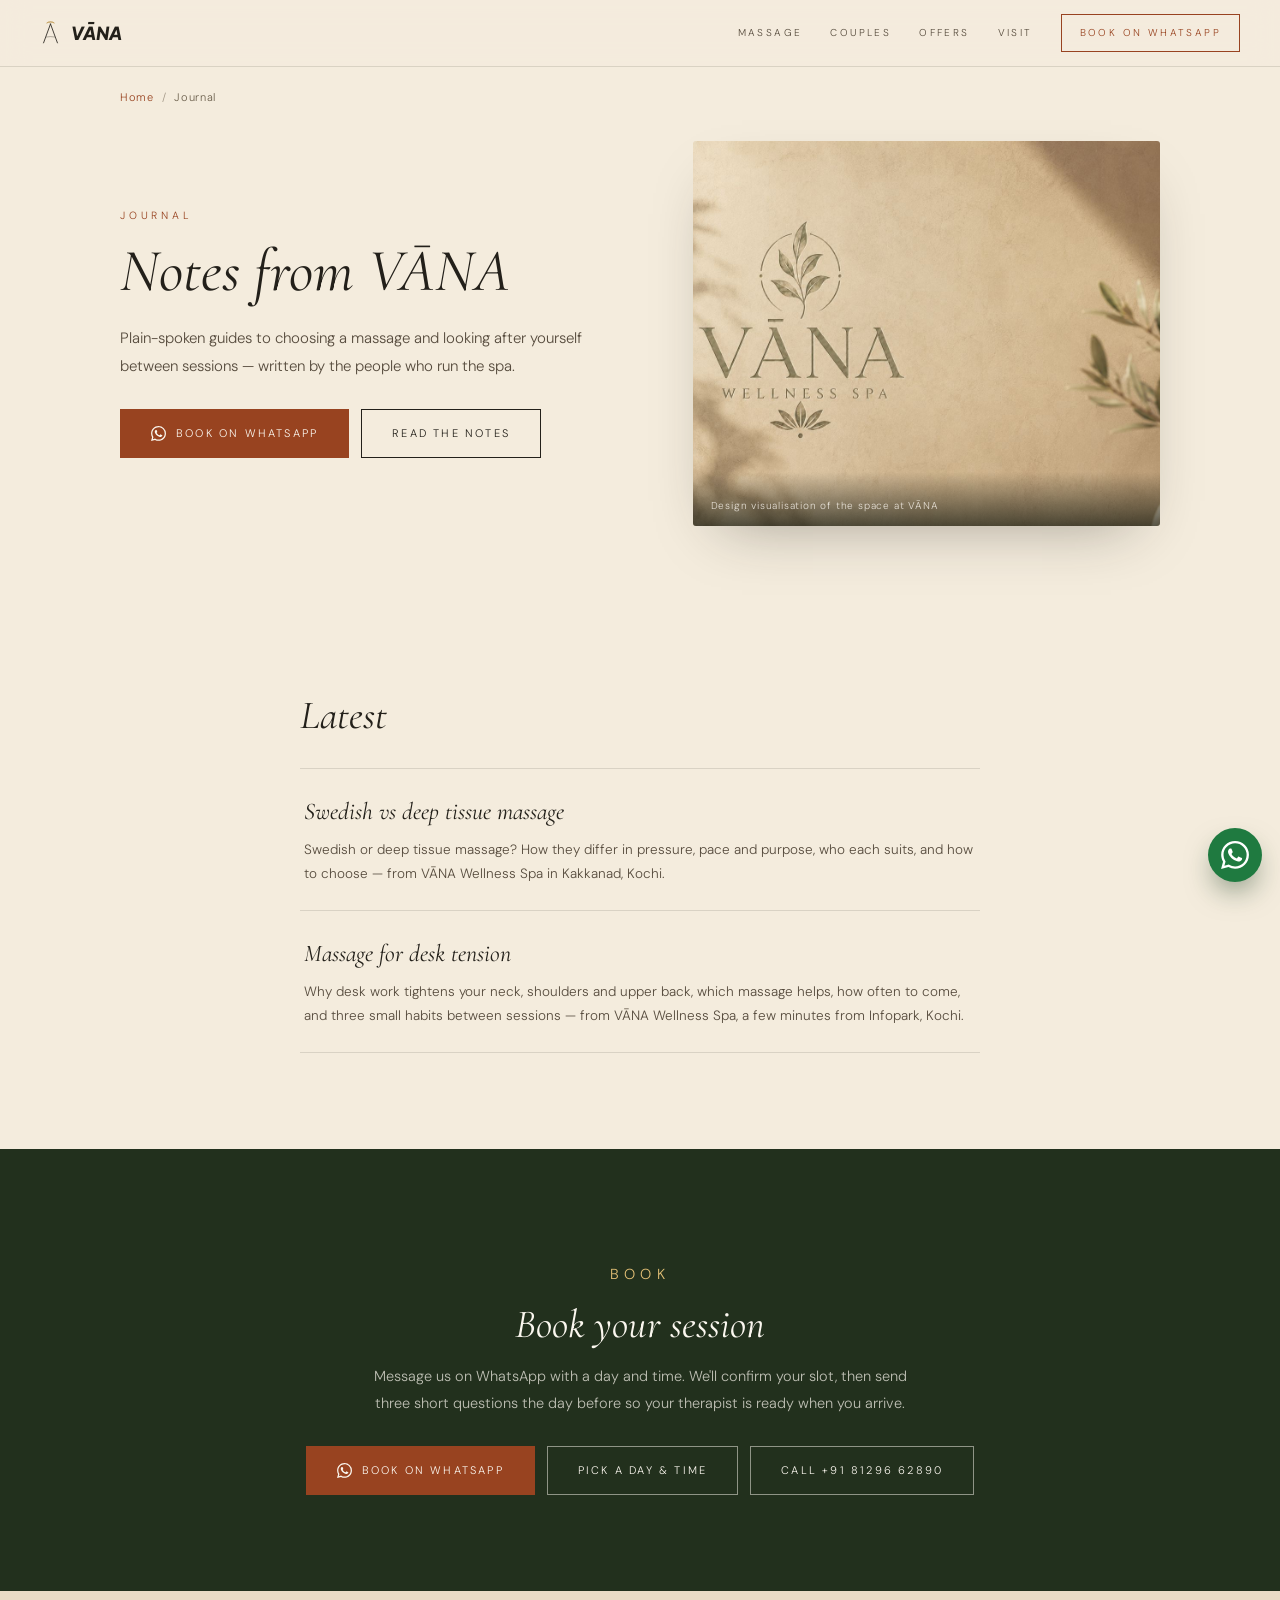
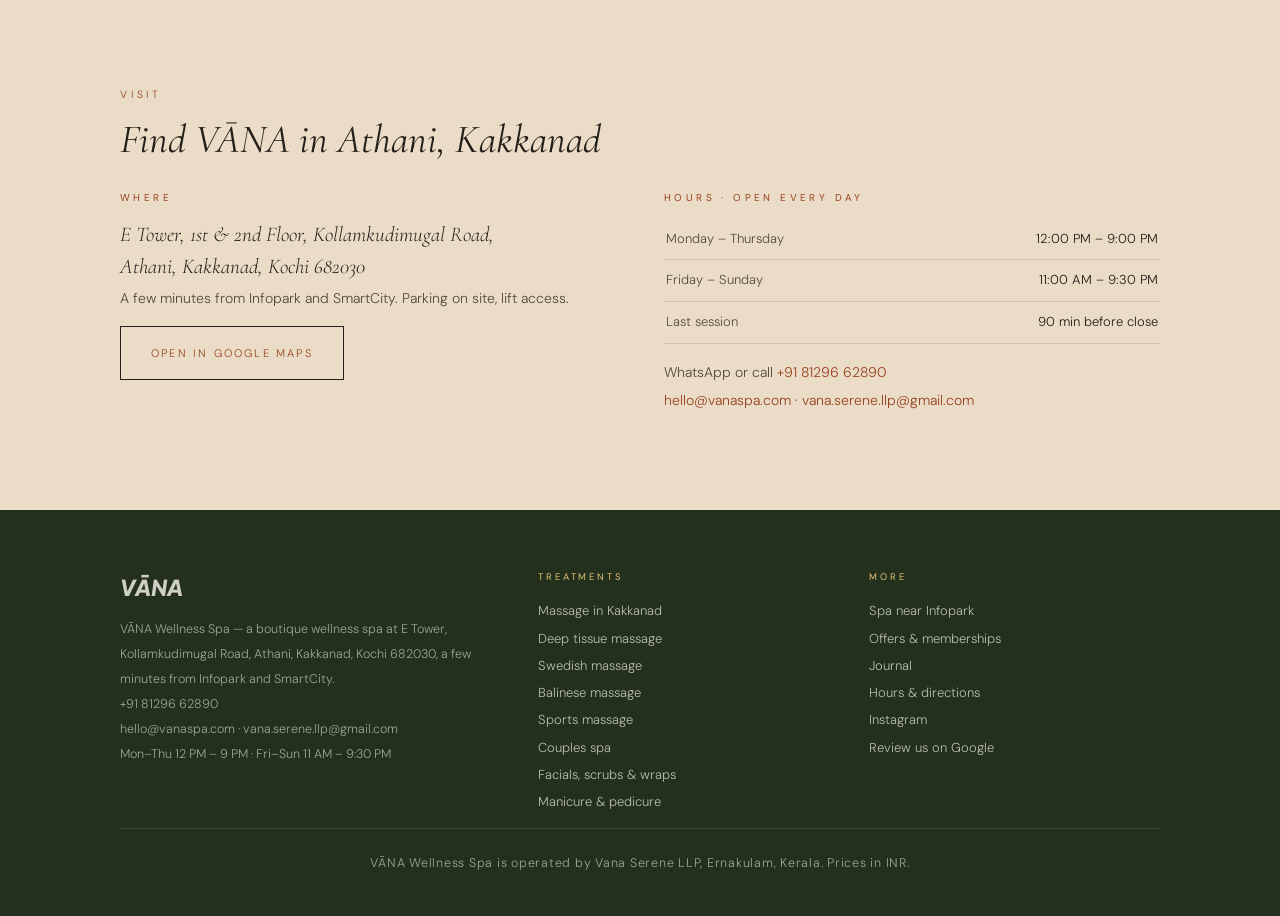
<file: journal/index.html>
<!DOCTYPE html>
<html lang="en">
<head>
<meta charset="UTF-8">
<meta name="viewport" content="width=device-width, initial-scale=1.0">
<script async src="https://www.googletagmanager.com/gtag/js?id=G-7RVEWWMJKN"></script>
<script>window.dataLayer=window.dataLayer||[];function gtag(){dataLayer.push(arguments);}gtag('js',new Date());gtag('config','G-7RVEWWMJKN');
document.addEventListener('click',function(e){var a=e.target.closest&&e.target.closest('a[href]');if(!a)return;var h=a.getAttribute('href'),ev=/wa\.me\//.test(h)?'whatsapp_click':/^tel:/.test(h)?'phone_click':/^mailto:/.test(h)?'email_click':/share\.google|google\.[a-z.]+\/maps/.test(h)?'directions_click':null;if(!ev)return;var s=a.closest('section[id],header,footer,.float-actions,.fa-wa,nav');gtag('event',ev,{link_location:s?(s.id||s.className.split(' ')[0]||s.tagName.toLowerCase()):'page',link_text:(a.textContent.trim()||a.getAttribute('aria-label')||'').slice(0,60)});});</script>
<title>Journal — Massage &amp; Wellness Notes | VĀNA Wellness Spa, Kakkanad</title>
<meta name="description" content="Plain-spoken notes on massage and wellness from VĀNA Wellness Spa in Kakkanad, Kochi: choosing a massage, desk tension and more.">
<link rel="canonical" href="https://vanaspa.com/journal/">
<meta name="robots" content="index, follow, max-image-preview:large">
<meta name="theme-color" content="#23311E">
<link rel="icon" type="image/x-icon" href="/favicon.ico">
<link rel="icon" href="/favicon.svg" type="image/svg+xml">
<link rel="apple-touch-icon" href="/apple-touch-icon.png">
<meta property="og:type" content="website">
<meta property="og:url" content="https://vanaspa.com/journal/">
<meta property="og:site_name" content="VĀNA Wellness Spa">
<meta property="og:title" content="Journal — Massage &amp; Wellness Notes | VĀNA Wellness Spa, Kakkanad">
<meta property="og:description" content="Plain-spoken notes on massage and wellness from VĀNA Wellness Spa in Kakkanad, Kochi: choosing a massage, desk tension and more.">
<meta property="og:image" content="https://vanaspa.com/assets/img/brand-wall.jpg">
<meta property="og:locale" content="en_IN">
<meta name="twitter:card" content="summary_large_image">
<link rel="preconnect" href="https://fonts.googleapis.com">
<link rel="preconnect" href="https://fonts.gstatic.com" crossorigin>
<link href="https://fonts.googleapis.com/css2?family=Cormorant+Garamond:ital,wght@0,400;0,500;1,400;1,500&family=DM+Sans:wght@300;400;500&family=Plus+Jakarta+Sans:ital,wght@1,800&display=swap" rel="stylesheet">
<link rel="stylesheet" href="/assets/css/pages.css">
<script type="application/ld+json">
{
 "@context": "https://schema.org",
 "@graph": [
  {
   "@type": "DaySpa",
   "@id": "https://vanaspa.com/#business",
   "name": "VĀNA Wellness Spa",
   "url": "https://vanaspa.com/",
   "telephone": "+918129662890",
   "image": "https://vanaspa.com/assets/og-image.jpg",
   "priceRange": "₹₹",
   "address": {
    "@type": "PostalAddress",
    "streetAddress": "E Tower, 1st & 2nd Floor, Kollamkudimugal Road, Athani",
    "addressLocality": "Kakkanad, Kochi",
    "addressRegion": "Kerala",
    "postalCode": "682030",
    "addressCountry": "IN"
   }
  },
  {
   "@type": "WebPage",
   "@id": "https://vanaspa.com/journal/#webpage",
   "url": "https://vanaspa.com/journal/",
   "name": "Journal — Massage & Wellness Notes | VĀNA Wellness Spa, Kakkanad",
   "description": "Plain-spoken notes on massage and wellness from VĀNA Wellness Spa in Kakkanad, Kochi: choosing a massage, desk tension and more.",
   "isPartOf": {
    "@id": "https://vanaspa.com/#website"
   },
   "about": {
    "@id": "https://vanaspa.com/#business"
   },
   "primaryImageOfPage": "https://vanaspa.com/assets/img/brand-wall.jpg"
  },
  {
   "@type": "BreadcrumbList",
   "itemListElement": [
    {
     "@type": "ListItem",
     "position": 1,
     "name": "Home",
     "item": "https://vanaspa.com/"
    },
    {
     "@type": "ListItem",
     "position": 2,
     "name": "Journal",
     "item": "https://vanaspa.com/journal/"
    }
   ]
  }
 ]
}
</script>
</head>
<body>
<header class="site-head">
  <a class="head-brand" href="/" aria-label="VĀNA Wellness Spa — home">
    <svg class="head-mark" viewBox="0 0 200 240" fill="none" aria-hidden="true"><g stroke="#B0832E" stroke-linecap="round"><path d="M 65 24 C 80 12 120 12 135 24" stroke-width="7"/><path d="M 74 17 C 86 9 114 9 126 17" stroke-width="5" opacity="0.6"/></g><g stroke="#23201A" stroke-linecap="round"><path d="M 100 34 L 34 214" stroke-width="8"/><path d="M 100 34 L 166 214" stroke-width="8"/><path d="M 60 158 Q 100 150 140 158" stroke-width="5" opacity="0.65"/></g></svg>
    <span class="head-word">VĀNA</span>
  </a>
  <nav class="head-nav" aria-label="Main">
    <a href="/massage-kakkanad/">Massage</a>
    <a href="/couples-spa-kakkanad/">Couples</a>
    <a href="/offers/">Offers</a>
    <a href="/#visit">Visit</a>
    <a class="head-cta" href="https://wa.me/918129662890?text=Hi%2C%20I%27d%20like%20to%20book%20a%20session%20at%20V%C4%80NA%20Wellness%20Spa." target="_blank" rel="noopener">Book on WhatsApp</a>
  </nav>
</header>
<main>
<div class="wrap">
  <nav class="crumbs" aria-label="Breadcrumb"><a href="/">Home</a><span>/</span>Journal</nav>
  <section class="p-hero">
    <div>
      <p class="eyebrow">Journal</p>
      <h1>Notes from VĀNA</h1>
      <p class="p-lede">Plain-spoken guides to choosing a massage and looking after yourself between sessions — written by the people who run the spa.</p>
      
      <div class="p-ctas">
        <a class="btn btn-primary" href="https://wa.me/918129662890?text=Hi%2C%20I%27d%20like%20to%20book%20a%20session%20at%20V%C4%80NA%20Wellness%20Spa." target="_blank" rel="noopener"><svg viewBox="0 0 24 24" aria-hidden="true"><path d="M17.472 14.382c-.297-.149-1.758-.867-2.03-.967-.273-.099-.471-.148-.67.15-.197.297-.767.966-.94 1.164-.173.199-.347.223-.644.075-.297-.15-1.255-.463-2.39-1.475-.883-.788-1.48-1.761-1.653-2.059-.173-.297-.018-.458.13-.606.134-.133.298-.347.446-.52.149-.174.198-.298.298-.497.099-.198.05-.371-.025-.52-.075-.149-.669-1.612-.916-2.207-.242-.579-.487-.5-.669-.51-.173-.008-.371-.01-.57-.01-.198 0-.52.074-.792.372-.272.297-1.04 1.016-1.04 2.479 0 1.462 1.065 2.875 1.213 3.074.149.198 2.096 3.2 5.077 4.487.709.306 1.262.489 1.694.625.712.227 1.36.195 1.871.118.571-.085 1.758-.719 2.006-1.413.248-.694.248-1.289.173-1.413-.074-.124-.272-.198-.57-.347m-5.421 7.403h-.004a9.87 9.87 0 01-5.031-1.378l-.361-.214-3.741.982.998-3.648-.235-.374a9.86 9.86 0 01-1.51-5.26c.001-5.45 4.436-9.884 9.888-9.884 2.64 0 5.122 1.03 6.988 2.898a9.825 9.825 0 012.893 6.994c-.003 5.45-4.437 9.884-9.885 9.884m8.413-18.297A11.815 11.815 0 0012.05 0C5.495 0 .16 5.335.157 11.892c0 2.096.547 4.142 1.588 5.945L.057 24l6.305-1.654a11.882 11.882 0 005.683 1.448h.005c6.554 0 11.89-5.335 11.893-11.893a11.821 11.821 0 00-3.48-8.413z"/></svg>Book on WhatsApp</a>
        <a class="btn btn-dark" href="#details">Read the notes</a>
      </div>
    </div>
    <figure class="p-figure">
      <img src="/assets/img/brand-wall.jpg" alt="The VĀNA Wellness Spa name on a sunlit wall">
      <figcaption>Design visualisation of the space at VĀNA</figcaption>
    </figure>
  </section>
</div>
<section class="band " id="details"><div class="wrap narrow prose"><h2>Latest</h2><div class="posts"><a href="/journal/swedish-vs-deep-tissue-massage/"><b>Swedish vs deep tissue massage</b><span>Swedish or deep tissue massage? How they differ in pressure, pace and purpose, who each suits, and how to choose — from VĀNA Wellness Spa in Kakkanad, Kochi.</span></a><a href="/journal/massage-for-neck-and-shoulder-tension-desk-work/"><b>Massage for desk tension</b><span>Why desk work tightens your neck, shoulders and upper back, which massage helps, how often to come, and three small habits between sessions — from VĀNA Wellness Spa, a few minutes from Infopark, Kochi.</span></a></div></div></section>

<section class="band band-forest cta-band" id="book">
  <div class="wrap">
    <p class="eyebrow">Book</p>
    <h2 style="margin-top:12px">Book your session</h2>
    <p>Message us on WhatsApp with a day and time. We'll confirm your slot, then send three short questions the day before so your therapist is ready when you arrive.</p>
    <div class="p-ctas">
      <a class="btn btn-primary" href="https://wa.me/918129662890?text=Hi%2C%20I%27d%20like%20to%20book%20a%20session%20at%20V%C4%80NA%20Wellness%20Spa." target="_blank" rel="noopener"><svg viewBox="0 0 24 24" aria-hidden="true"><path d="M17.472 14.382c-.297-.149-1.758-.867-2.03-.967-.273-.099-.471-.148-.67.15-.197.297-.767.966-.94 1.164-.173.199-.347.223-.644.075-.297-.15-1.255-.463-2.39-1.475-.883-.788-1.48-1.761-1.653-2.059-.173-.297-.018-.458.13-.606.134-.133.298-.347.446-.52.149-.174.198-.298.298-.497.099-.198.05-.371-.025-.52-.075-.149-.669-1.612-.916-2.207-.242-.579-.487-.5-.669-.51-.173-.008-.371-.01-.57-.01-.198 0-.52.074-.792.372-.272.297-1.04 1.016-1.04 2.479 0 1.462 1.065 2.875 1.213 3.074.149.198 2.096 3.2 5.077 4.487.709.306 1.262.489 1.694.625.712.227 1.36.195 1.871.118.571-.085 1.758-.719 2.006-1.413.248-.694.248-1.289.173-1.413-.074-.124-.272-.198-.57-.347m-5.421 7.403h-.004a9.87 9.87 0 01-5.031-1.378l-.361-.214-3.741.982.998-3.648-.235-.374a9.86 9.86 0 01-1.51-5.26c.001-5.45 4.436-9.884 9.888-9.884 2.64 0 5.122 1.03 6.988 2.898a9.825 9.825 0 012.893 6.994c-.003 5.45-4.437 9.884-9.885 9.884m8.413-18.297A11.815 11.815 0 0012.05 0C5.495 0 .16 5.335.157 11.892c0 2.096.547 4.142 1.588 5.945L.057 24l6.305-1.654a11.882 11.882 0 005.683 1.448h.005c6.554 0 11.89-5.335 11.893-11.893a11.821 11.821 0 00-3.48-8.413z"/></svg>Book on WhatsApp</a>
      <a class="btn btn-light" href="/#book">Pick a day &amp; time</a>
      <a class="btn btn-light" href="tel:+918129662890">Call +91 81296 62890</a>
    </div>
  </div>
</section>

<section class="band band-sand" id="visit">
  <div class="wrap">
    <p class="eyebrow">Visit</p>
    <h2 style="margin-top:12px">Find VĀNA in Athani, Kakkanad</h2>
    <div class="visit">
      <div>
        <h3>Where</h3>
        <p class="big">E Tower, 1st &amp; 2nd Floor, Kollamkudimugal Road,<br>Athani, Kakkanad, Kochi 682030</p>
        <p>A few minutes from Infopark and SmartCity. Parking on site, lift access.</p>
        <p style="margin-top:14px"><a class="btn btn-dark" href="https://share.google/J33BrEqedsUDC5wgM" target="_blank" rel="noopener">Open in Google Maps</a></p>
      </div>
      <div>
        <h3>Hours · Open every day</h3>
        <div class="hrs"><span>Monday – Thursday</span><span>12:00 PM – 9:00 PM</span></div>
        <div class="hrs"><span>Friday – Sunday</span><span>11:00 AM – 9:30 PM</span></div>
        <div class="hrs"><span>Last session</span><span>90 min before close</span></div>
        <p style="margin-top:14px">WhatsApp or call <a href="tel:+918129662890">+91 81296 62890</a><br><a href="mailto:hello@vanaspa.com">hello@vanaspa.com</a> · <a href="mailto:vana.serene.llp@gmail.com">vana.serene.llp@gmail.com</a></p>
      </div>
    </div>
  </div>
</section>
</main>
<footer class="site-foot">
  <div class="wrap">
    <div class="foot-grid">
      <div>
        <div class="foot-brand">VĀNA</div>
        <p>VĀNA Wellness Spa — a boutique wellness spa at E Tower, Kollamkudimugal Road, Athani, Kakkanad, Kochi 682030, a few minutes from Infopark and SmartCity.<br>
        <a href="tel:+918129662890">+91 81296 62890</a><br><a href="mailto:hello@vanaspa.com">hello@vanaspa.com</a> · <a href="mailto:vana.serene.llp@gmail.com">vana.serene.llp@gmail.com</a><br>
        Mon–Thu 12 PM – 9 PM · Fri–Sun 11 AM – 9:30 PM</p>
      </div>
      <div><h4>Treatments</h4><ul><li><a href="/massage-kakkanad/">Massage in Kakkanad</a></li><li><a href="/deep-tissue-massage-kakkanad/">Deep tissue massage</a></li><li><a href="/swedish-massage-kakkanad/">Swedish massage</a></li><li><a href="/balinese-massage-kakkanad/">Balinese massage</a></li><li><a href="/sports-massage-kakkanad/">Sports massage</a></li><li><a href="/couples-spa-kakkanad/">Couples spa</a></li><li><a href="/facials-body-care/">Facials, scrubs &amp; wraps</a></li><li><a href="/manicure-pedicure-kakkanad/">Manicure &amp; pedicure</a></li></ul></div>
      <div><h4>More</h4><ul><li><a href="/spa-near-infopark/">Spa near Infopark</a></li><li><a href="/offers/">Offers &amp; memberships</a></li><li><a href="/journal/">Journal</a></li><li><a href="/#visit">Hours &amp; directions</a></li><li><a href="https://www.instagram.com/vana_wellness_spa/" target="_blank" rel="noopener">Instagram</a></li><li><a href="https://g.page/r/CfdIXf59w68UEBM/review" target="_blank" rel="noopener">Review us on Google</a></li></ul></div>
    </div>
    <p class="foot-legal">VĀNA Wellness Spa is operated by Vana Serene LLP, Ernakulam, Kerala. Prices in INR.</p>
  </div>
</footer>
<a class="fa-wa" href="https://wa.me/918129662890?text=Hi%2C%20I%27d%20like%20to%20book%20a%20session%20at%20V%C4%80NA%20Wellness%20Spa." target="_blank" rel="noopener" aria-label="Message VĀNA on WhatsApp"><svg viewBox="0 0 24 24" aria-hidden="true"><path d="M17.472 14.382c-.297-.149-1.758-.867-2.03-.967-.273-.099-.471-.148-.67.15-.197.297-.767.966-.94 1.164-.173.199-.347.223-.644.075-.297-.15-1.255-.463-2.39-1.475-.883-.788-1.48-1.761-1.653-2.059-.173-.297-.018-.458.13-.606.134-.133.298-.347.446-.52.149-.174.198-.298.298-.497.099-.198.05-.371-.025-.52-.075-.149-.669-1.612-.916-2.207-.242-.579-.487-.5-.669-.51-.173-.008-.371-.01-.57-.01-.198 0-.52.074-.792.372-.272.297-1.04 1.016-1.04 2.479 0 1.462 1.065 2.875 1.213 3.074.149.198 2.096 3.2 5.077 4.487.709.306 1.262.489 1.694.625.712.227 1.36.195 1.871.118.571-.085 1.758-.719 2.006-1.413.248-.694.248-1.289.173-1.413-.074-.124-.272-.198-.57-.347m-5.421 7.403h-.004a9.87 9.87 0 01-5.031-1.378l-.361-.214-3.741.982.998-3.648-.235-.374a9.86 9.86 0 01-1.51-5.26c.001-5.45 4.436-9.884 9.888-9.884 2.64 0 5.122 1.03 6.988 2.898a9.825 9.825 0 012.893 6.994c-.003 5.45-4.437 9.884-9.885 9.884m8.413-18.297A11.815 11.815 0 0012.05 0C5.495 0 .16 5.335.157 11.892c0 2.096.547 4.142 1.588 5.945L.057 24l6.305-1.654a11.882 11.882 0 005.683 1.448h.005c6.554 0 11.89-5.335 11.893-11.893a11.821 11.821 0 00-3.48-8.413z"/></svg></a>
</body>
</html>
</file>
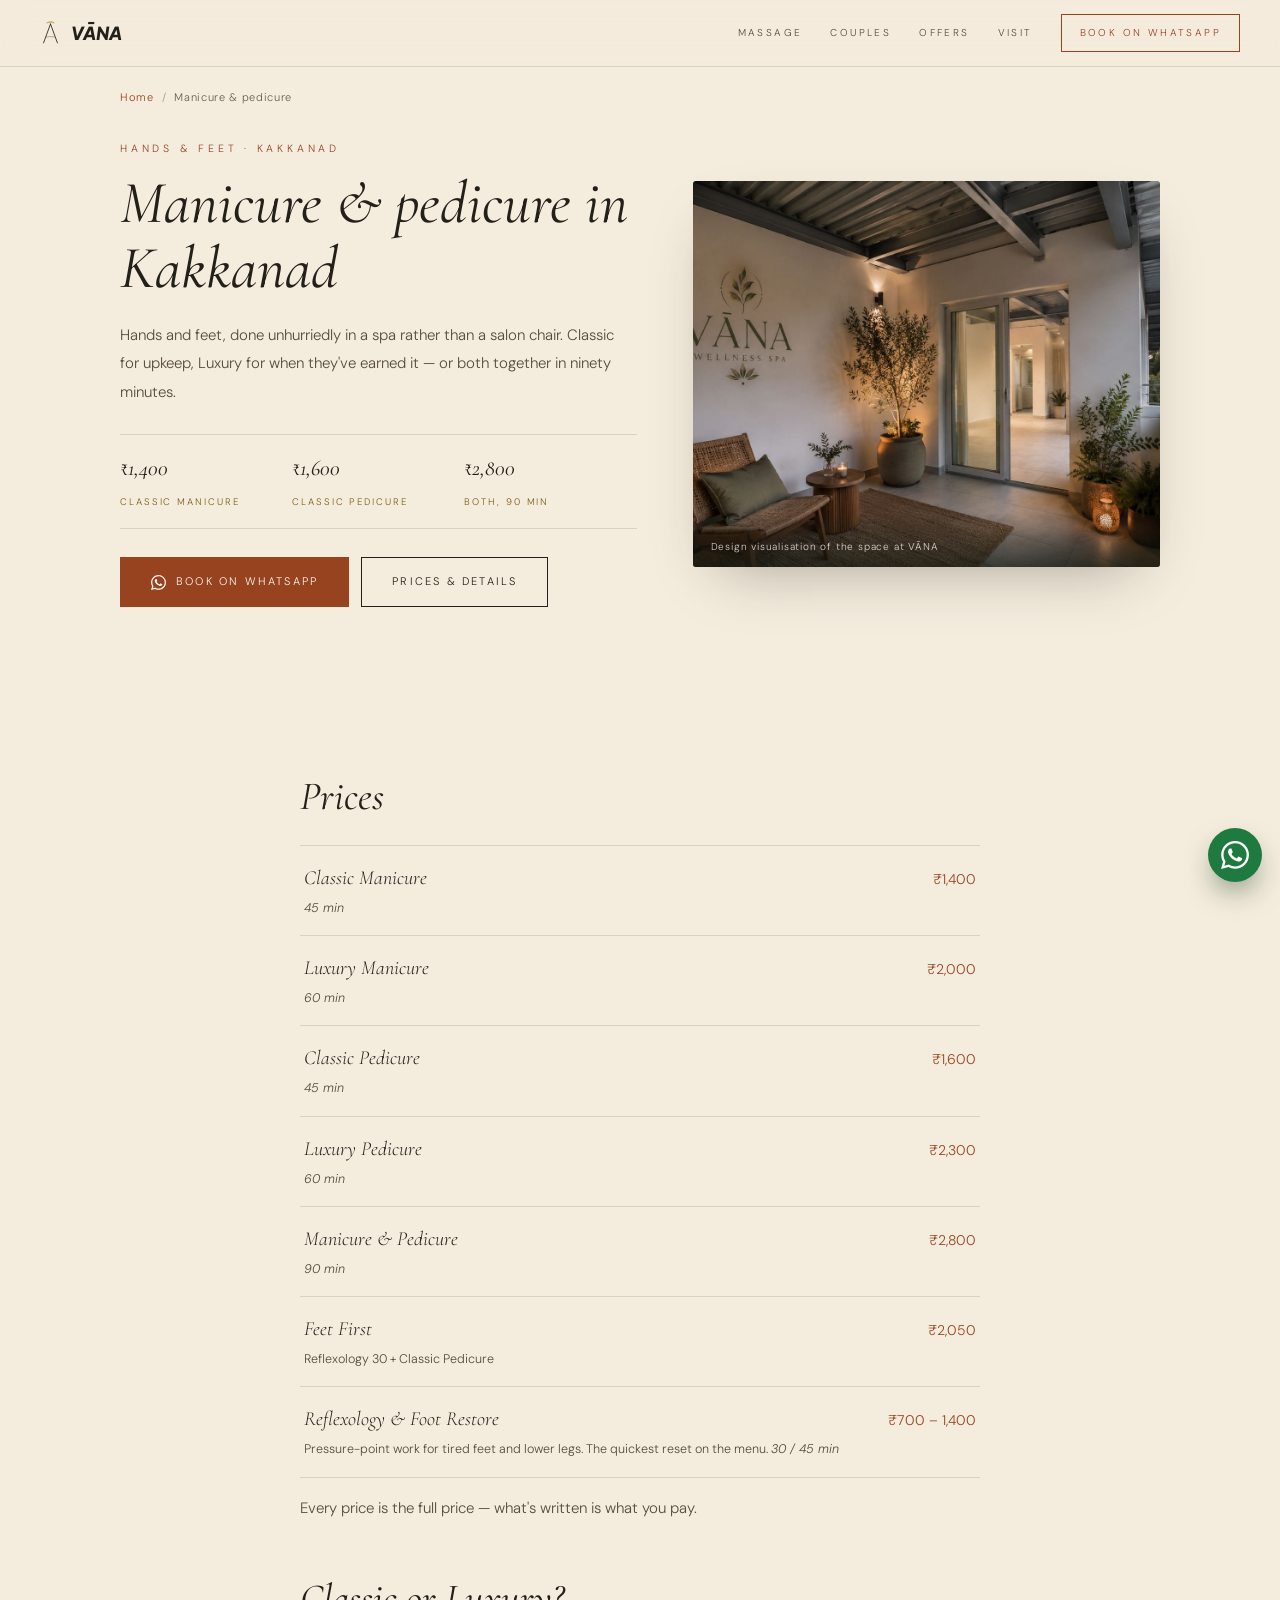
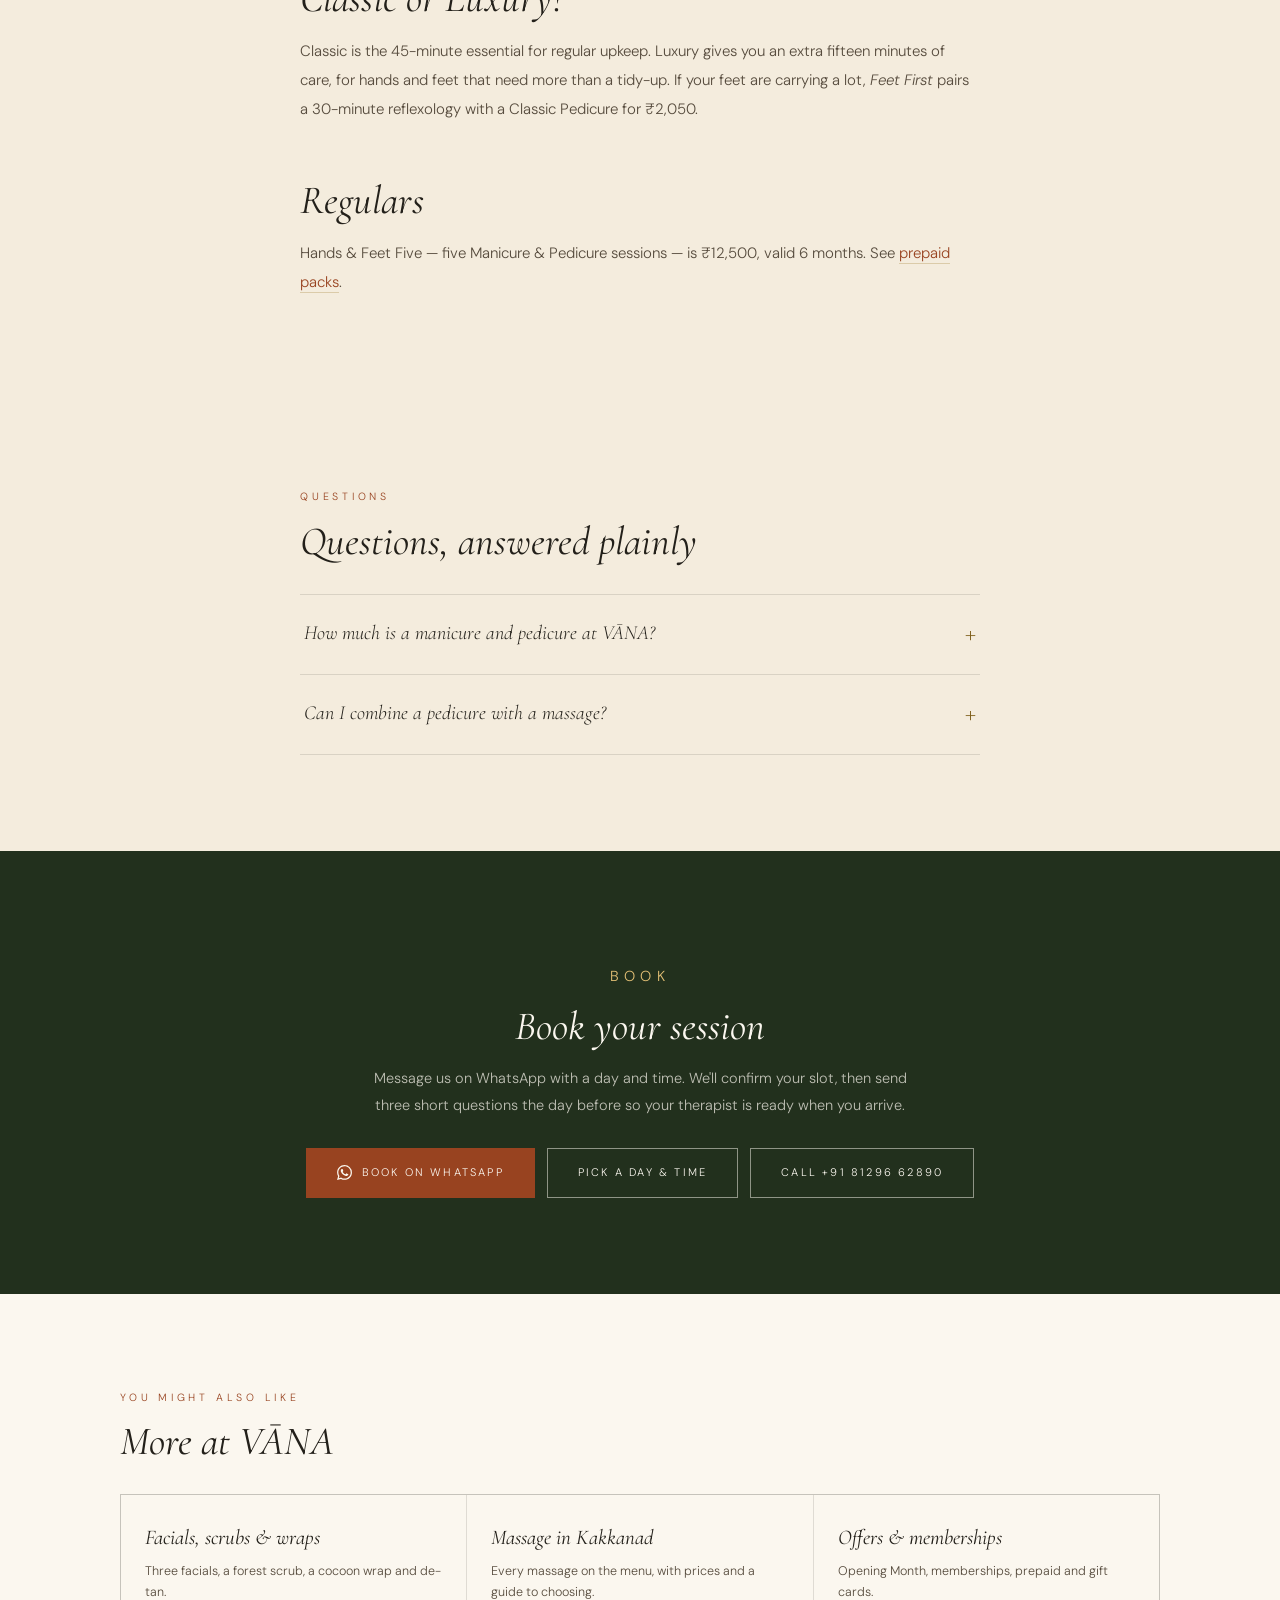
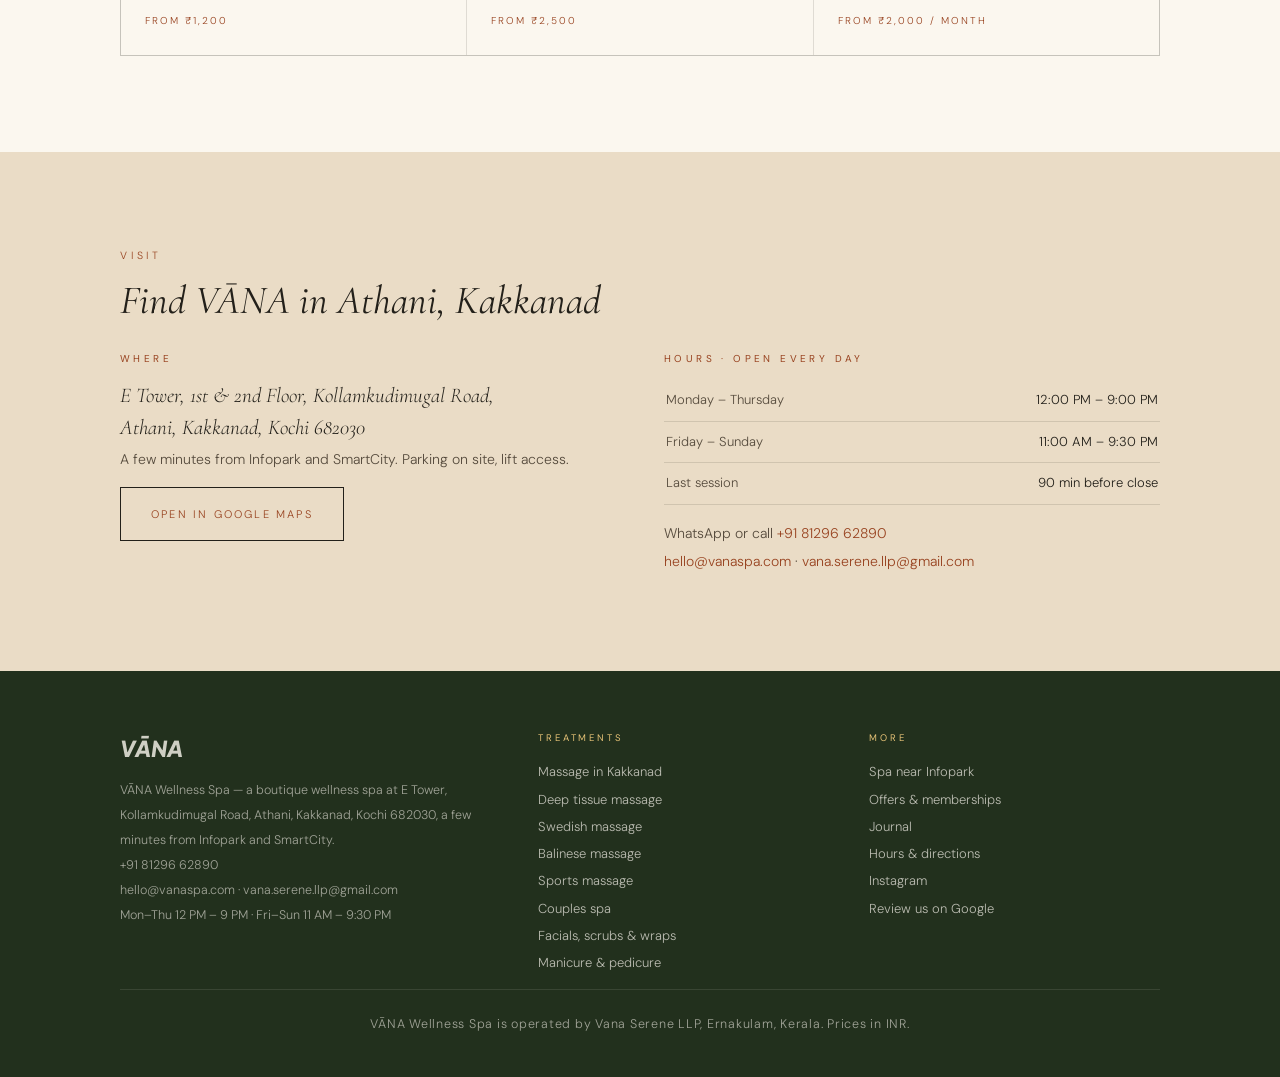
<file: manicure-pedicure-kakkanad/index.html>
<!DOCTYPE html>
<html lang="en">
<head>
<meta charset="UTF-8">
<meta name="viewport" content="width=device-width, initial-scale=1.0">
<script async src="https://www.googletagmanager.com/gtag/js?id=G-7RVEWWMJKN"></script>
<script>window.dataLayer=window.dataLayer||[];function gtag(){dataLayer.push(arguments);}gtag('js',new Date());gtag('config','G-7RVEWWMJKN');
document.addEventListener('click',function(e){var a=e.target.closest&&e.target.closest('a[href]');if(!a)return;var h=a.getAttribute('href'),ev=/wa\.me\//.test(h)?'whatsapp_click':/^tel:/.test(h)?'phone_click':/^mailto:/.test(h)?'email_click':/share\.google|google\.[a-z.]+\/maps/.test(h)?'directions_click':null;if(!ev)return;var s=a.closest('section[id],header,footer,.float-actions,.fa-wa,nav');gtag('event',ev,{link_location:s?(s.id||s.className.split(' ')[0]||s.tagName.toLowerCase()):'page',link_text:(a.textContent.trim()||a.getAttribute('aria-label')||'').slice(0,60)});});</script>
<title>Manicure &amp; Pedicure in Kakkanad — VĀNA Wellness Spa, Athani</title>
<meta name="description" content="Manicure and pedicure in Kakkanad, Kochi at VĀNA Wellness Spa. Classic Pedicure ₹1,600, Classic Manicure ₹1,400, Luxury options, and Manicure &amp; Pedicure together (90 min) ₹2,800. Near Infopark, open every day.">
<link rel="canonical" href="https://vanaspa.com/manicure-pedicure-kakkanad/">
<meta name="robots" content="index, follow, max-image-preview:large">
<meta name="theme-color" content="#23311E">
<link rel="icon" type="image/x-icon" href="/favicon.ico">
<link rel="icon" href="/favicon.svg" type="image/svg+xml">
<link rel="apple-touch-icon" href="/apple-touch-icon.png">
<meta property="og:type" content="website">
<meta property="og:url" content="https://vanaspa.com/manicure-pedicure-kakkanad/">
<meta property="og:site_name" content="VĀNA Wellness Spa">
<meta property="og:title" content="Manicure &amp; Pedicure in Kakkanad — VĀNA Wellness Spa, Athani">
<meta property="og:description" content="Manicure and pedicure in Kakkanad, Kochi at VĀNA Wellness Spa. Classic Pedicure ₹1,600, Classic Manicure ₹1,400, Luxury options, and Manicure &amp; Pedicure together (90 min) ₹2,800. Near Infopark, open every day.">
<meta property="og:image" content="https://vanaspa.com/assets/img/balcony-lounge.jpg">
<meta property="og:locale" content="en_IN">
<meta name="twitter:card" content="summary_large_image">
<link rel="preconnect" href="https://fonts.googleapis.com">
<link rel="preconnect" href="https://fonts.gstatic.com" crossorigin>
<link href="https://fonts.googleapis.com/css2?family=Cormorant+Garamond:ital,wght@0,400;0,500;1,400;1,500&family=DM+Sans:wght@300;400;500&family=Plus+Jakarta+Sans:ital,wght@1,800&display=swap" rel="stylesheet">
<link rel="stylesheet" href="/assets/css/pages.css">
<script type="application/ld+json">
{
 "@context": "https://schema.org",
 "@graph": [
  {
   "@type": "DaySpa",
   "@id": "https://vanaspa.com/#business",
   "name": "VĀNA Wellness Spa",
   "url": "https://vanaspa.com/",
   "telephone": "+918129662890",
   "image": "https://vanaspa.com/assets/og-image.jpg",
   "priceRange": "₹₹",
   "address": {
    "@type": "PostalAddress",
    "streetAddress": "E Tower, 1st & 2nd Floor, Kollamkudimugal Road, Athani",
    "addressLocality": "Kakkanad, Kochi",
    "addressRegion": "Kerala",
    "postalCode": "682030",
    "addressCountry": "IN"
   }
  },
  {
   "@type": "WebPage",
   "@id": "https://vanaspa.com/manicure-pedicure-kakkanad/#webpage",
   "url": "https://vanaspa.com/manicure-pedicure-kakkanad/",
   "name": "Manicure & Pedicure in Kakkanad — VĀNA Wellness Spa, Athani",
   "description": "Manicure and pedicure in Kakkanad, Kochi at VĀNA Wellness Spa. Classic Pedicure ₹1,600, Classic Manicure ₹1,400, Luxury options, and Manicure & Pedicure together (90 min) ₹2,800. Near Infopark, open every day.",
   "isPartOf": {
    "@id": "https://vanaspa.com/#website"
   },
   "about": {
    "@id": "https://vanaspa.com/#business"
   },
   "primaryImageOfPage": "https://vanaspa.com/assets/img/balcony-lounge.jpg"
  },
  {
   "@type": "BreadcrumbList",
   "itemListElement": [
    {
     "@type": "ListItem",
     "position": 1,
     "name": "Home",
     "item": "https://vanaspa.com/"
    },
    {
     "@type": "ListItem",
     "position": 2,
     "name": "Manicure & pedicure",
     "item": "https://vanaspa.com/manicure-pedicure-kakkanad/"
    }
   ]
  },
  {
   "@type": "Service",
   "@id": "https://vanaspa.com/manicure-pedicure-kakkanad/#service",
   "name": "Manicure and pedicure",
   "serviceType": "Manicure and pedicure",
   "description": "Manicure and pedicure in Kakkanad, Kochi at VĀNA Wellness Spa. Classic Pedicure ₹1,600, Classic Manicure ₹1,400, Luxury options, and Manicure & Pedicure together (90 min) ₹2,800. Near Infopark, open every day.",
   "provider": {
    "@id": "https://vanaspa.com/#business"
   },
   "areaServed": [
    "Kakkanad",
    "Athani",
    "Infopark",
    "SmartCity Kochi",
    "Thrikkakara",
    "Kochi"
   ],
   "offers": [
    {
     "@type": "Offer",
     "name": "Classic Manicure — 45 minutes",
     "price": "1400",
     "priceCurrency": "INR",
     "url": "https://vanaspa.com/manicure-pedicure-kakkanad/"
    },
    {
     "@type": "Offer",
     "name": "Luxury Manicure — 60 minutes",
     "price": "2000",
     "priceCurrency": "INR",
     "url": "https://vanaspa.com/manicure-pedicure-kakkanad/"
    },
    {
     "@type": "Offer",
     "name": "Classic Pedicure — 45 minutes",
     "price": "1600",
     "priceCurrency": "INR",
     "url": "https://vanaspa.com/manicure-pedicure-kakkanad/"
    },
    {
     "@type": "Offer",
     "name": "Luxury Pedicure — 60 minutes",
     "price": "2300",
     "priceCurrency": "INR",
     "url": "https://vanaspa.com/manicure-pedicure-kakkanad/"
    },
    {
     "@type": "Offer",
     "name": "Manicure & Pedicure — 90 minutes",
     "price": "2800",
     "priceCurrency": "INR",
     "url": "https://vanaspa.com/manicure-pedicure-kakkanad/"
    }
   ]
  },
  {
   "@type": "FAQPage",
   "mainEntity": [
    {
     "@type": "Question",
     "name": "How much is a manicure and pedicure at VĀNA?",
     "acceptedAnswer": {
      "@type": "Answer",
      "text": "Classic Manicure ₹1,400, Classic Pedicure ₹1,600, Luxury Manicure ₹2,000, Luxury Pedicure ₹2,300, or Manicure & Pedicure together (90 minutes) for ₹2,800."
     }
    },
    {
     "@type": "Question",
     "name": "Can I combine a pedicure with a massage?",
     "acceptedAnswer": {
      "@type": "Answer",
      "text": "Yes. The Whole Afternoon combines a 90-minute massage, scrub, wrap and manicure & pedicure for ₹9,300, or just ask us to book them back to back."
     }
    }
   ]
  }
 ]
}
</script>
</head>
<body>
<header class="site-head">
  <a class="head-brand" href="/" aria-label="VĀNA Wellness Spa — home">
    <svg class="head-mark" viewBox="0 0 200 240" fill="none" aria-hidden="true"><g stroke="#B0832E" stroke-linecap="round"><path d="M 65 24 C 80 12 120 12 135 24" stroke-width="7"/><path d="M 74 17 C 86 9 114 9 126 17" stroke-width="5" opacity="0.6"/></g><g stroke="#23201A" stroke-linecap="round"><path d="M 100 34 L 34 214" stroke-width="8"/><path d="M 100 34 L 166 214" stroke-width="8"/><path d="M 60 158 Q 100 150 140 158" stroke-width="5" opacity="0.65"/></g></svg>
    <span class="head-word">VĀNA</span>
  </a>
  <nav class="head-nav" aria-label="Main">
    <a href="/massage-kakkanad/">Massage</a>
    <a href="/couples-spa-kakkanad/">Couples</a>
    <a href="/offers/">Offers</a>
    <a href="/#visit">Visit</a>
    <a class="head-cta" href="https://wa.me/918129662890?text=Hi%2C%20I%27d%20like%20to%20book%20a%20manicure%20/%20pedicure%20at%20V%C4%80NA." target="_blank" rel="noopener">Book on WhatsApp</a>
  </nav>
</header>
<main>
<div class="wrap">
  <nav class="crumbs" aria-label="Breadcrumb"><a href="/">Home</a><span>/</span>Manicure &amp; pedicure</nav>
  <section class="p-hero">
    <div>
      <p class="eyebrow">Hands &amp; Feet · Kakkanad</p>
      <h1>Manicure &amp; pedicure in Kakkanad</h1>
      <p class="p-lede">Hands and feet, done unhurriedly in a spa rather than a salon chair. Classic for upkeep, Luxury for when they've earned it — or both together in ninety minutes.</p>
      <div class="p-facts"><div><b>₹1,400</b><small>Classic manicure</small></div><div><b>₹1,600</b><small>Classic pedicure</small></div><div><b>₹2,800</b><small>Both, 90 min</small></div></div>
      <div class="p-ctas">
        <a class="btn btn-primary" href="https://wa.me/918129662890?text=Hi%2C%20I%27d%20like%20to%20book%20a%20manicure%20/%20pedicure%20at%20V%C4%80NA." target="_blank" rel="noopener"><svg viewBox="0 0 24 24" aria-hidden="true"><path d="M17.472 14.382c-.297-.149-1.758-.867-2.03-.967-.273-.099-.471-.148-.67.15-.197.297-.767.966-.94 1.164-.173.199-.347.223-.644.075-.297-.15-1.255-.463-2.39-1.475-.883-.788-1.48-1.761-1.653-2.059-.173-.297-.018-.458.13-.606.134-.133.298-.347.446-.52.149-.174.198-.298.298-.497.099-.198.05-.371-.025-.52-.075-.149-.669-1.612-.916-2.207-.242-.579-.487-.5-.669-.51-.173-.008-.371-.01-.57-.01-.198 0-.52.074-.792.372-.272.297-1.04 1.016-1.04 2.479 0 1.462 1.065 2.875 1.213 3.074.149.198 2.096 3.2 5.077 4.487.709.306 1.262.489 1.694.625.712.227 1.36.195 1.871.118.571-.085 1.758-.719 2.006-1.413.248-.694.248-1.289.173-1.413-.074-.124-.272-.198-.57-.347m-5.421 7.403h-.004a9.87 9.87 0 01-5.031-1.378l-.361-.214-3.741.982.998-3.648-.235-.374a9.86 9.86 0 01-1.51-5.26c.001-5.45 4.436-9.884 9.888-9.884 2.64 0 5.122 1.03 6.988 2.898a9.825 9.825 0 012.893 6.994c-.003 5.45-4.437 9.884-9.885 9.884m8.413-18.297A11.815 11.815 0 0012.05 0C5.495 0 .16 5.335.157 11.892c0 2.096.547 4.142 1.588 5.945L.057 24l6.305-1.654a11.882 11.882 0 005.683 1.448h.005c6.554 0 11.89-5.335 11.893-11.893a11.821 11.821 0 00-3.48-8.413z"/></svg>Book on WhatsApp</a>
        <a class="btn btn-dark" href="#details">Prices &amp; details</a>
      </div>
    </div>
    <figure class="p-figure">
      <img src="/assets/img/balcony-lounge.jpg" alt="The green-view lounge at VĀNA Wellness Spa, Kakkanad">
      <figcaption>Design visualisation of the space at VĀNA</figcaption>
    </figure>
  </section>
</div>
<section class="band " id="details"><div class="wrap narrow prose">
<h2>Prices</h2>
<div class="prices"><div class="price-row"><span class="nm">Classic Manicure</span><span class="pr">₹1,400</span><span class="ds"> <em>45 min</em></span></div><div class="price-row"><span class="nm">Luxury Manicure</span><span class="pr">₹2,000</span><span class="ds"> <em>60 min</em></span></div><div class="price-row"><span class="nm">Classic Pedicure</span><span class="pr">₹1,600</span><span class="ds"> <em>45 min</em></span></div><div class="price-row"><span class="nm">Luxury Pedicure</span><span class="pr">₹2,300</span><span class="ds"> <em>60 min</em></span></div><div class="price-row"><span class="nm">Manicure &amp; Pedicure</span><span class="pr">₹2,800</span><span class="ds"> <em>90 min</em></span></div><div class="price-row"><span class="nm">Feet First</span><span class="pr">₹2,050</span><span class="ds">Reflexology 30 + Classic Pedicure</span></div><div class="price-row"><span class="nm">Reflexology &amp; Foot Restore</span><span class="pr">₹700 – 1,400</span><span class="ds">Pressure-point work for tired feet and lower legs. The quickest reset on the menu. <em>30 / 45 min</em></span></div></div><p class="price-note">Every price is the full price — what's written is what you pay.</p>
<h2>Classic or Luxury?</h2>
<p>Classic is the 45-minute essential for regular upkeep. Luxury gives you an extra fifteen minutes of care, for hands and feet that need more than a tidy-up. If your feet are carrying a lot, <em>Feet First</em> pairs a 30-minute reflexology with a Classic Pedicure for ₹2,050.</p>
<h2>Regulars</h2>
<p>Hands &amp; Feet Five — five Manicure &amp; Pedicure sessions — is ₹12,500, valid 6 months. See <a href="/offers/">prepaid packs</a>.</p>
</div></section>
<section class="band"><div class="wrap narrow"><p class="eyebrow">Questions</p><h2 style="margin-top:12px">Questions, answered plainly</h2><div class="faq"><details><summary>How much is a manicure and pedicure at VĀNA?</summary><p>Classic Manicure ₹1,400, Classic Pedicure ₹1,600, Luxury Manicure ₹2,000, Luxury Pedicure ₹2,300, or Manicure &amp; Pedicure together (90 minutes) for ₹2,800.</p></details><details><summary>Can I combine a pedicure with a massage?</summary><p>Yes. The Whole Afternoon combines a 90-minute massage, scrub, wrap and manicure &amp; pedicure for ₹9,300, or just ask us to book them back to back.</p></details></div></div></section>
<section class="band band-forest cta-band" id="book">
  <div class="wrap">
    <p class="eyebrow">Book</p>
    <h2 style="margin-top:12px">Book your session</h2>
    <p>Message us on WhatsApp with a day and time. We'll confirm your slot, then send three short questions the day before so your therapist is ready when you arrive.</p>
    <div class="p-ctas">
      <a class="btn btn-primary" href="https://wa.me/918129662890?text=Hi%2C%20I%27d%20like%20to%20book%20a%20manicure%20/%20pedicure%20at%20V%C4%80NA." target="_blank" rel="noopener"><svg viewBox="0 0 24 24" aria-hidden="true"><path d="M17.472 14.382c-.297-.149-1.758-.867-2.03-.967-.273-.099-.471-.148-.67.15-.197.297-.767.966-.94 1.164-.173.199-.347.223-.644.075-.297-.15-1.255-.463-2.39-1.475-.883-.788-1.48-1.761-1.653-2.059-.173-.297-.018-.458.13-.606.134-.133.298-.347.446-.52.149-.174.198-.298.298-.497.099-.198.05-.371-.025-.52-.075-.149-.669-1.612-.916-2.207-.242-.579-.487-.5-.669-.51-.173-.008-.371-.01-.57-.01-.198 0-.52.074-.792.372-.272.297-1.04 1.016-1.04 2.479 0 1.462 1.065 2.875 1.213 3.074.149.198 2.096 3.2 5.077 4.487.709.306 1.262.489 1.694.625.712.227 1.36.195 1.871.118.571-.085 1.758-.719 2.006-1.413.248-.694.248-1.289.173-1.413-.074-.124-.272-.198-.57-.347m-5.421 7.403h-.004a9.87 9.87 0 01-5.031-1.378l-.361-.214-3.741.982.998-3.648-.235-.374a9.86 9.86 0 01-1.51-5.26c.001-5.45 4.436-9.884 9.888-9.884 2.64 0 5.122 1.03 6.988 2.898a9.825 9.825 0 012.893 6.994c-.003 5.45-4.437 9.884-9.885 9.884m8.413-18.297A11.815 11.815 0 0012.05 0C5.495 0 .16 5.335.157 11.892c0 2.096.547 4.142 1.588 5.945L.057 24l6.305-1.654a11.882 11.882 0 005.683 1.448h.005c6.554 0 11.89-5.335 11.893-11.893a11.821 11.821 0 00-3.48-8.413z"/></svg>Book on WhatsApp</a>
      <a class="btn btn-light" href="/#book">Pick a day &amp; time</a>
      <a class="btn btn-light" href="tel:+918129662890">Call +91 81296 62890</a>
    </div>
  </div>
</section>
<section class="band band-cream"><div class="wrap"><p class="eyebrow">You might also like</p><h2 style="margin-top:12px">More at VĀNA</h2><div class="related"><a href="/facials-body-care/"><b>Facials, scrubs &amp; wraps</b><span>Three facials, a forest scrub, a cocoon wrap and de-tan.</span><em>From ₹1,200</em></a><a href="/massage-kakkanad/"><b>Massage in Kakkanad</b><span>Every massage on the menu, with prices and a guide to choosing.</span><em>From ₹2,500</em></a><a href="/offers/"><b>Offers &amp; memberships</b><span>Opening Month, memberships, prepaid and gift cards.</span><em>From ₹2,000 / month</em></a></div></div></section>
<section class="band band-sand" id="visit">
  <div class="wrap">
    <p class="eyebrow">Visit</p>
    <h2 style="margin-top:12px">Find VĀNA in Athani, Kakkanad</h2>
    <div class="visit">
      <div>
        <h3>Where</h3>
        <p class="big">E Tower, 1st &amp; 2nd Floor, Kollamkudimugal Road,<br>Athani, Kakkanad, Kochi 682030</p>
        <p>A few minutes from Infopark and SmartCity. Parking on site, lift access.</p>
        <p style="margin-top:14px"><a class="btn btn-dark" href="https://share.google/J33BrEqedsUDC5wgM" target="_blank" rel="noopener">Open in Google Maps</a></p>
      </div>
      <div>
        <h3>Hours · Open every day</h3>
        <div class="hrs"><span>Monday – Thursday</span><span>12:00 PM – 9:00 PM</span></div>
        <div class="hrs"><span>Friday – Sunday</span><span>11:00 AM – 9:30 PM</span></div>
        <div class="hrs"><span>Last session</span><span>90 min before close</span></div>
        <p style="margin-top:14px">WhatsApp or call <a href="tel:+918129662890">+91 81296 62890</a><br><a href="mailto:hello@vanaspa.com">hello@vanaspa.com</a> · <a href="mailto:vana.serene.llp@gmail.com">vana.serene.llp@gmail.com</a></p>
      </div>
    </div>
  </div>
</section>
</main>
<footer class="site-foot">
  <div class="wrap">
    <div class="foot-grid">
      <div>
        <div class="foot-brand">VĀNA</div>
        <p>VĀNA Wellness Spa — a boutique wellness spa at E Tower, Kollamkudimugal Road, Athani, Kakkanad, Kochi 682030, a few minutes from Infopark and SmartCity.<br>
        <a href="tel:+918129662890">+91 81296 62890</a><br><a href="mailto:hello@vanaspa.com">hello@vanaspa.com</a> · <a href="mailto:vana.serene.llp@gmail.com">vana.serene.llp@gmail.com</a><br>
        Mon–Thu 12 PM – 9 PM · Fri–Sun 11 AM – 9:30 PM</p>
      </div>
      <div><h4>Treatments</h4><ul><li><a href="/massage-kakkanad/">Massage in Kakkanad</a></li><li><a href="/deep-tissue-massage-kakkanad/">Deep tissue massage</a></li><li><a href="/swedish-massage-kakkanad/">Swedish massage</a></li><li><a href="/balinese-massage-kakkanad/">Balinese massage</a></li><li><a href="/sports-massage-kakkanad/">Sports massage</a></li><li><a href="/couples-spa-kakkanad/">Couples spa</a></li><li><a href="/facials-body-care/">Facials, scrubs &amp; wraps</a></li><li><a href="/manicure-pedicure-kakkanad/">Manicure &amp; pedicure</a></li></ul></div>
      <div><h4>More</h4><ul><li><a href="/spa-near-infopark/">Spa near Infopark</a></li><li><a href="/offers/">Offers &amp; memberships</a></li><li><a href="/journal/">Journal</a></li><li><a href="/#visit">Hours &amp; directions</a></li><li><a href="https://www.instagram.com/vana_wellness_spa/" target="_blank" rel="noopener">Instagram</a></li><li><a href="https://g.page/r/CfdIXf59w68UEBM/review" target="_blank" rel="noopener">Review us on Google</a></li></ul></div>
    </div>
    <p class="foot-legal">VĀNA Wellness Spa is operated by Vana Serene LLP, Ernakulam, Kerala. Prices in INR.</p>
  </div>
</footer>
<a class="fa-wa" href="https://wa.me/918129662890?text=Hi%2C%20I%27d%20like%20to%20book%20a%20manicure%20/%20pedicure%20at%20V%C4%80NA." target="_blank" rel="noopener" aria-label="Message VĀNA on WhatsApp"><svg viewBox="0 0 24 24" aria-hidden="true"><path d="M17.472 14.382c-.297-.149-1.758-.867-2.03-.967-.273-.099-.471-.148-.67.15-.197.297-.767.966-.94 1.164-.173.199-.347.223-.644.075-.297-.15-1.255-.463-2.39-1.475-.883-.788-1.48-1.761-1.653-2.059-.173-.297-.018-.458.13-.606.134-.133.298-.347.446-.52.149-.174.198-.298.298-.497.099-.198.05-.371-.025-.52-.075-.149-.669-1.612-.916-2.207-.242-.579-.487-.5-.669-.51-.173-.008-.371-.01-.57-.01-.198 0-.52.074-.792.372-.272.297-1.04 1.016-1.04 2.479 0 1.462 1.065 2.875 1.213 3.074.149.198 2.096 3.2 5.077 4.487.709.306 1.262.489 1.694.625.712.227 1.36.195 1.871.118.571-.085 1.758-.719 2.006-1.413.248-.694.248-1.289.173-1.413-.074-.124-.272-.198-.57-.347m-5.421 7.403h-.004a9.87 9.87 0 01-5.031-1.378l-.361-.214-3.741.982.998-3.648-.235-.374a9.86 9.86 0 01-1.51-5.26c.001-5.45 4.436-9.884 9.888-9.884 2.64 0 5.122 1.03 6.988 2.898a9.825 9.825 0 012.893 6.994c-.003 5.45-4.437 9.884-9.885 9.884m8.413-18.297A11.815 11.815 0 0012.05 0C5.495 0 .16 5.335.157 11.892c0 2.096.547 4.142 1.588 5.945L.057 24l6.305-1.654a11.882 11.882 0 005.683 1.448h.005c6.554 0 11.89-5.335 11.893-11.893a11.821 11.821 0 00-3.48-8.413z"/></svg></a>
</body>
</html>
</file>
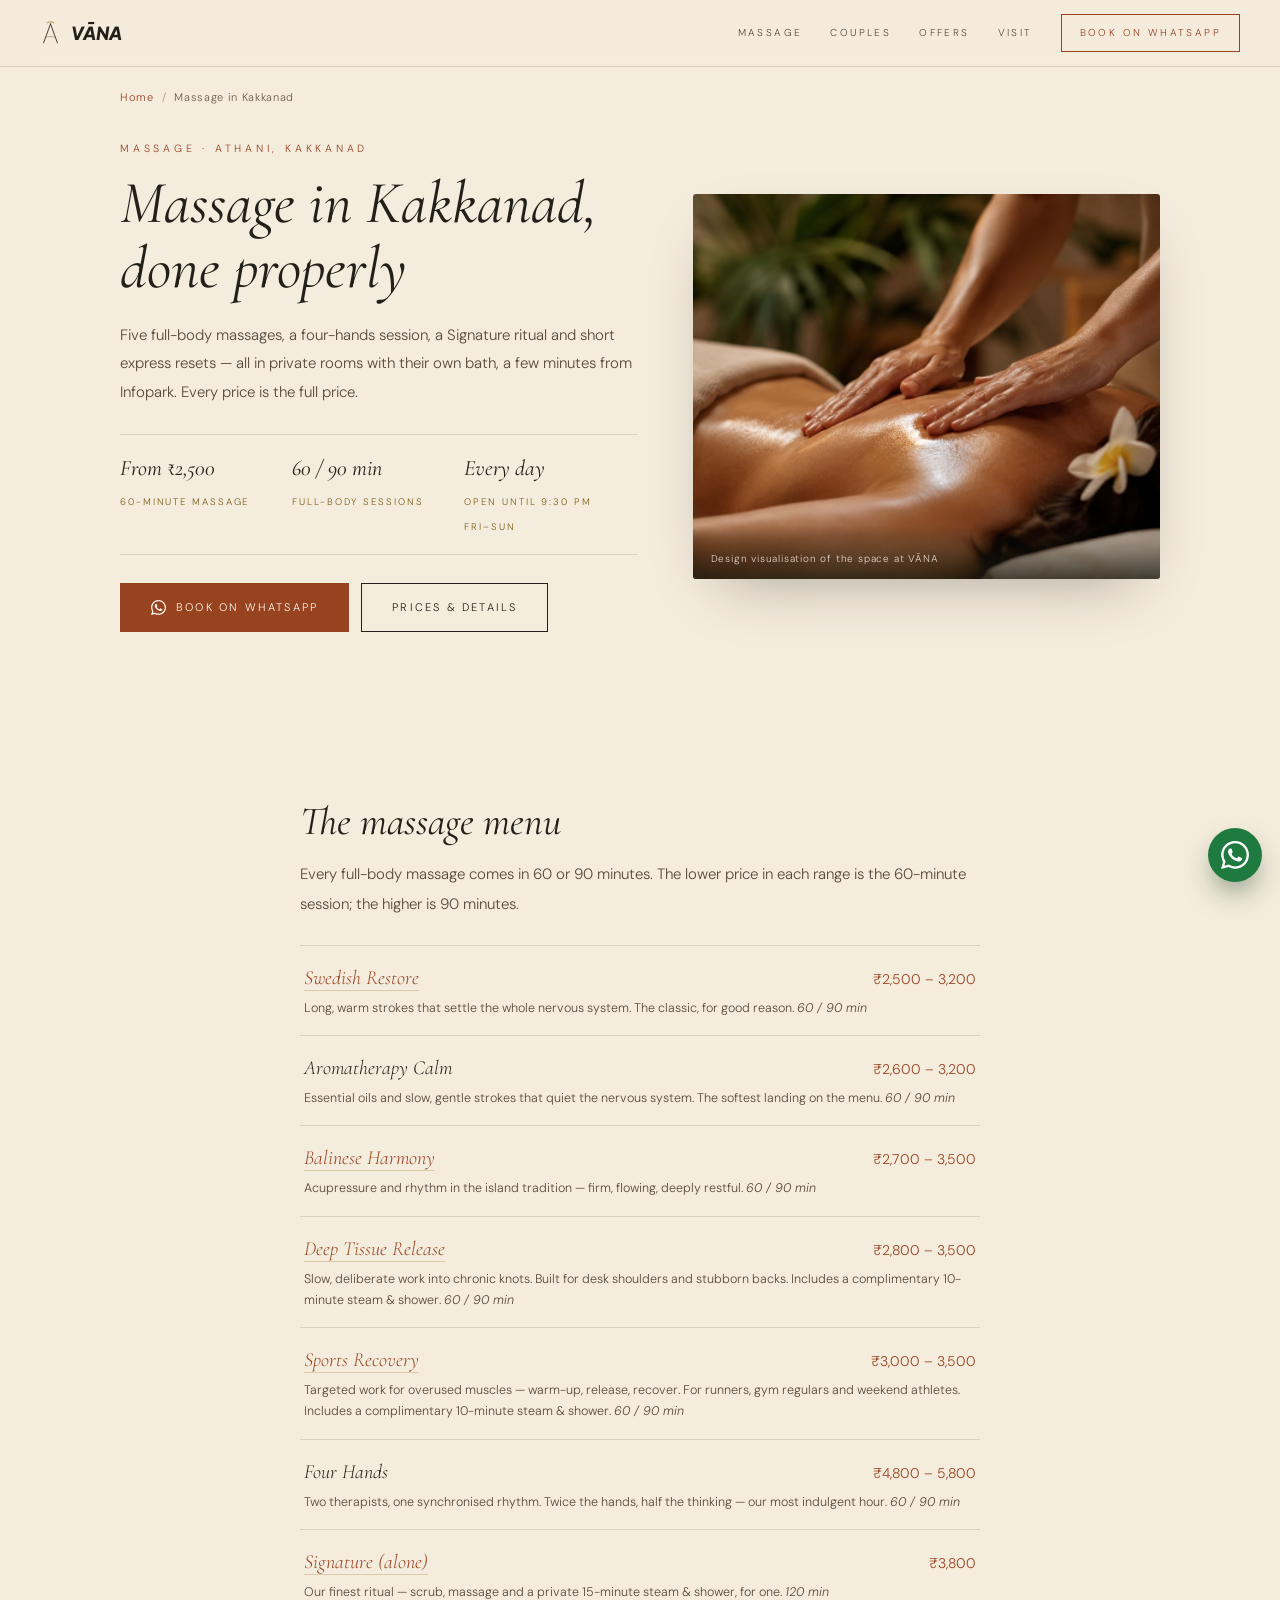
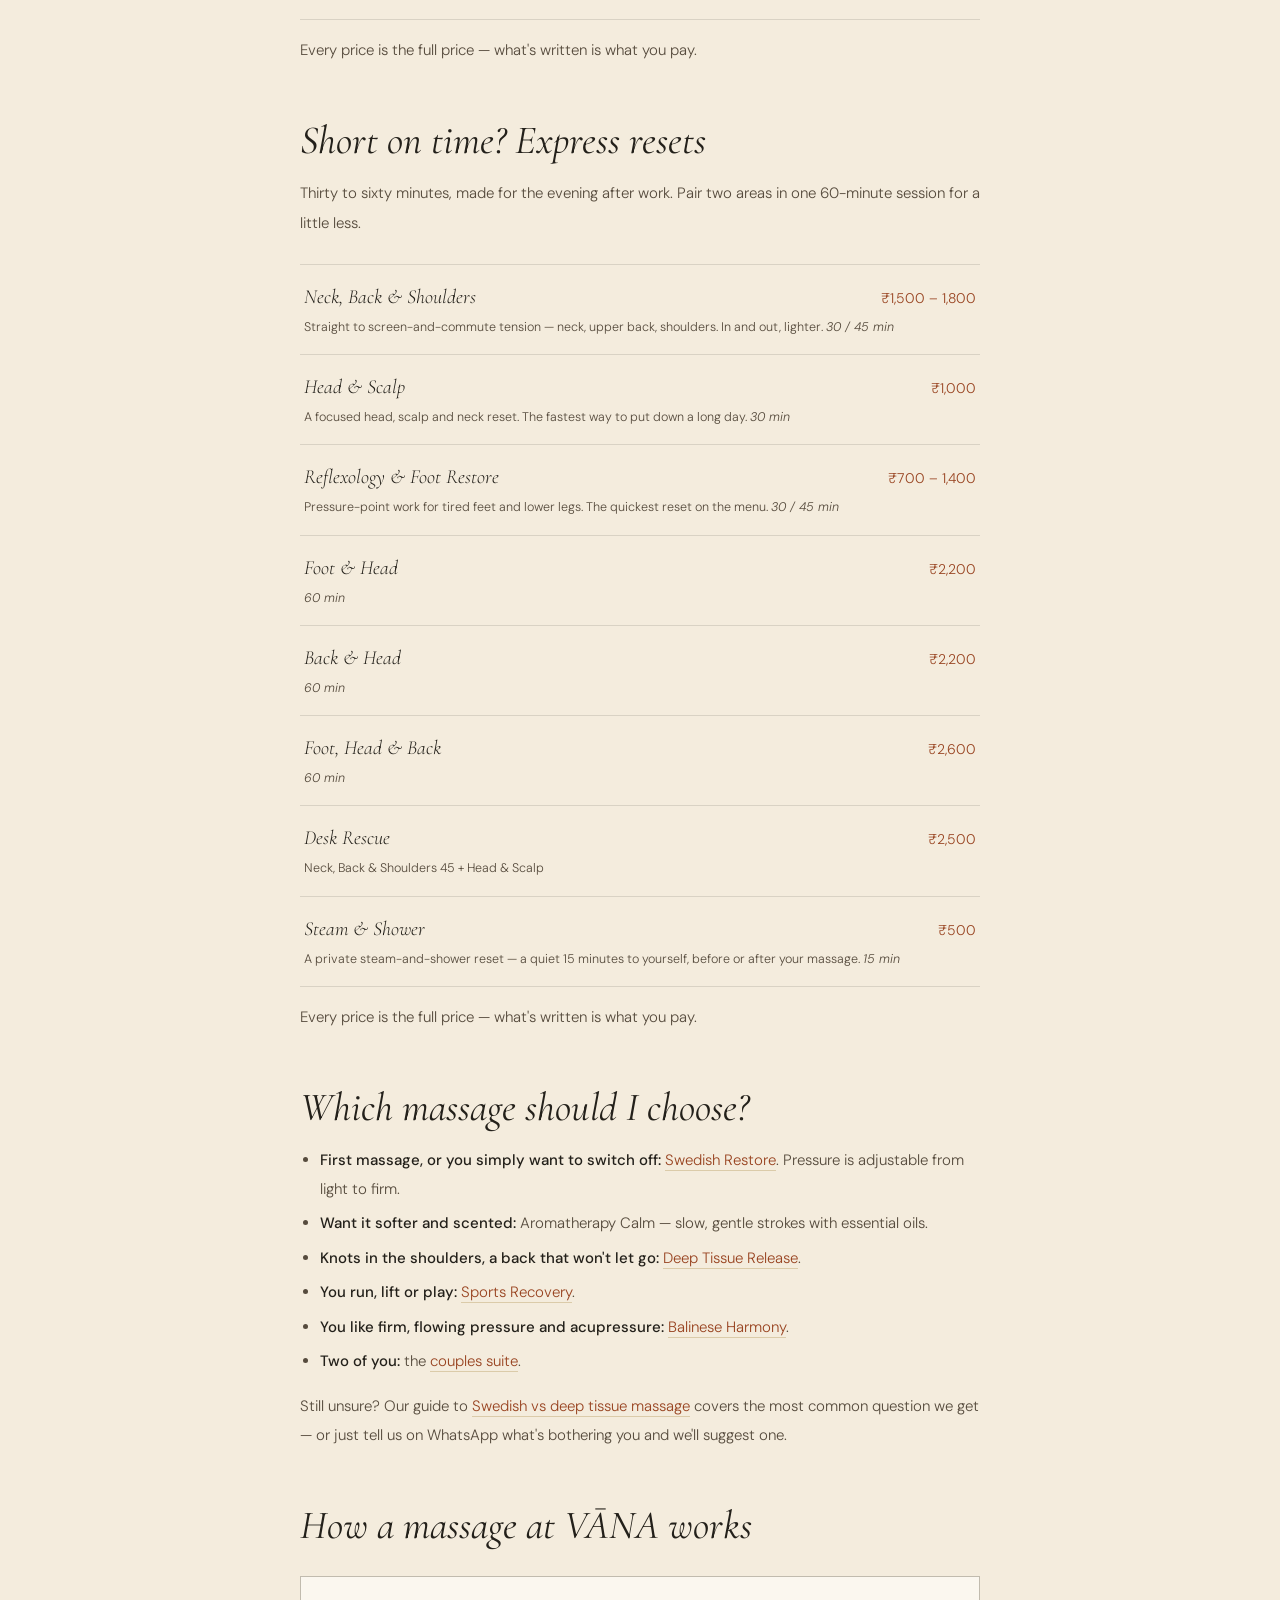
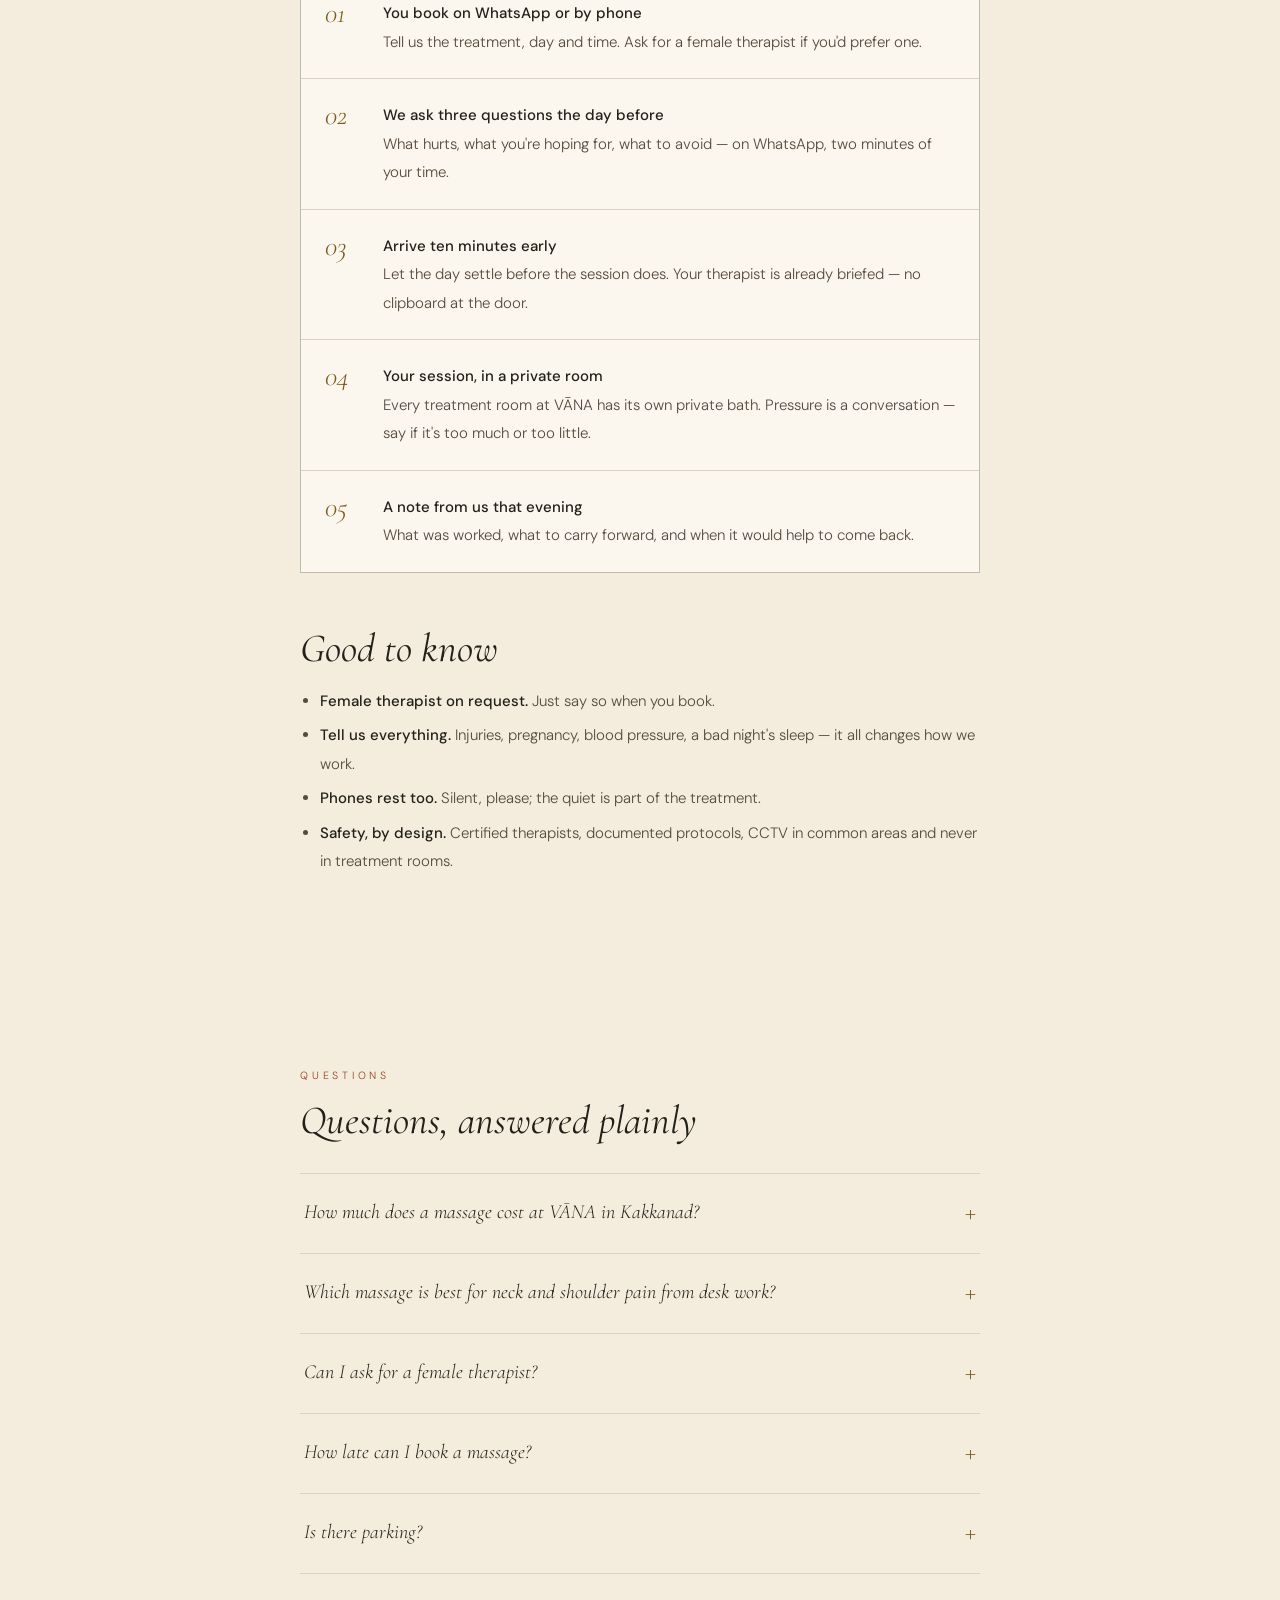
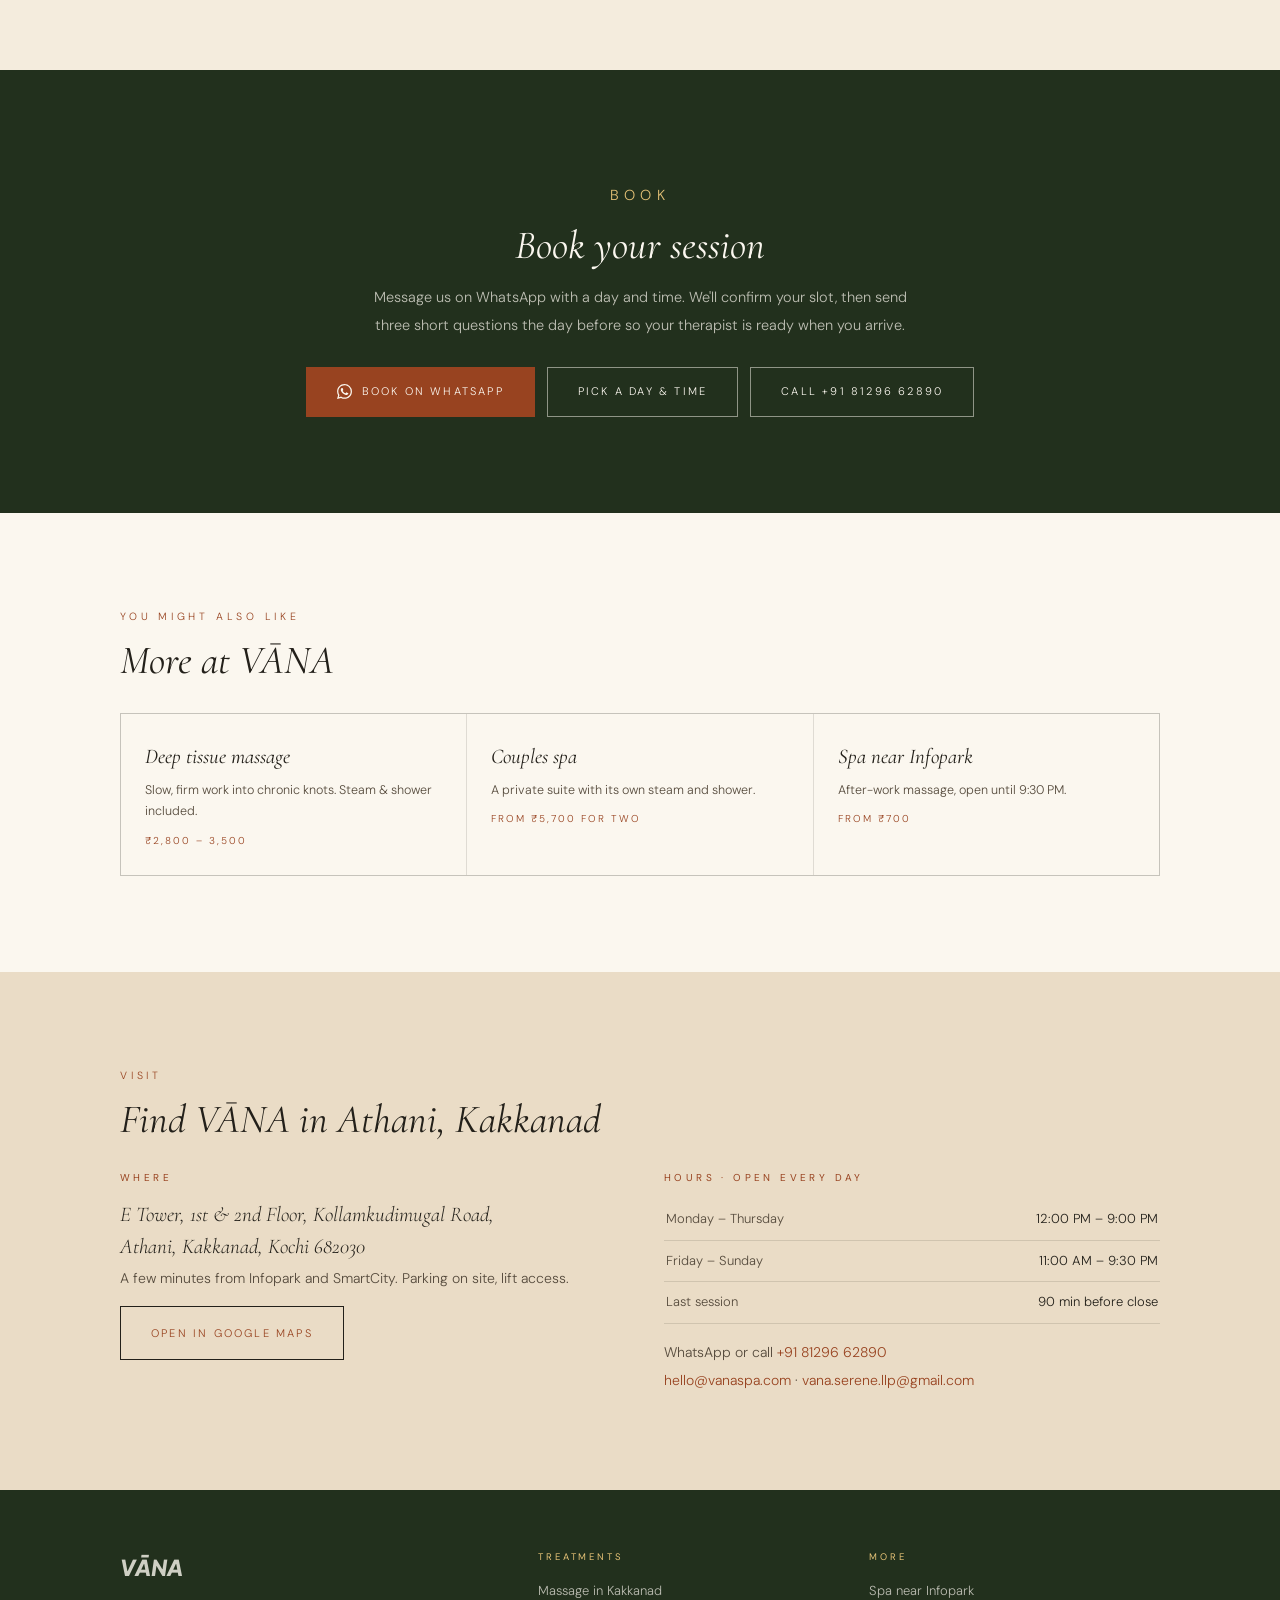
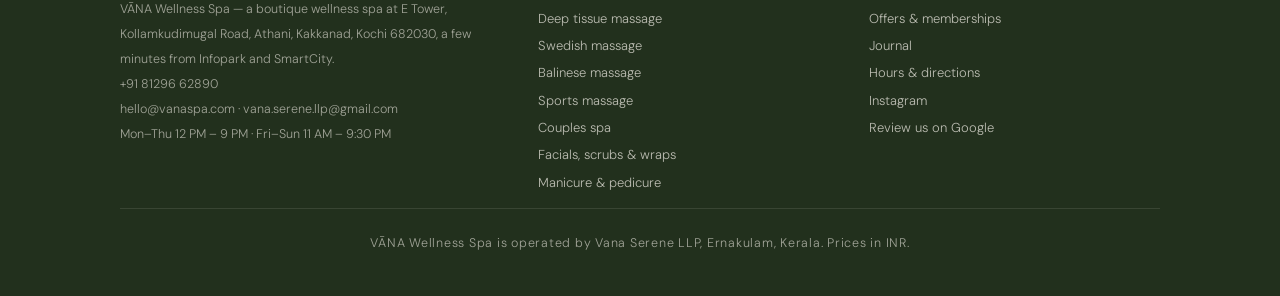
<file: massage-kakkanad/index.html>
<!DOCTYPE html>
<html lang="en">
<head>
<meta charset="UTF-8">
<meta name="viewport" content="width=device-width, initial-scale=1.0">
<script async src="https://www.googletagmanager.com/gtag/js?id=G-7RVEWWMJKN"></script>
<script>window.dataLayer=window.dataLayer||[];function gtag(){dataLayer.push(arguments);}gtag('js',new Date());gtag('config','G-7RVEWWMJKN');
document.addEventListener('click',function(e){var a=e.target.closest&&e.target.closest('a[href]');if(!a)return;var h=a.getAttribute('href'),ev=/wa\.me\//.test(h)?'whatsapp_click':/^tel:/.test(h)?'phone_click':/^mailto:/.test(h)?'email_click':/share\.google|google\.[a-z.]+\/maps/.test(h)?'directions_click':null;if(!ev)return;var s=a.closest('section[id],header,footer,.float-actions,.fa-wa,nav');gtag('event',ev,{link_location:s?(s.id||s.className.split(' ')[0]||s.tagName.toLowerCase()):'page',link_text:(a.textContent.trim()||a.getAttribute('aria-label')||'').slice(0,60)});});</script>
<title>Massage in Kakkanad | Full-Body Massage Prices — VĀNA Wellness Spa</title>
<meta name="description" content="Full-body massage in Kakkanad, Kochi at VĀNA Wellness Spa, Athani — Swedish, aromatherapy, Balinese, deep tissue, sports and four-hands massage from ₹2,500, plus 30-minute express resets. Near Infopark, open every day.">
<link rel="canonical" href="https://vanaspa.com/massage-kakkanad/">
<meta name="robots" content="index, follow, max-image-preview:large">
<meta name="theme-color" content="#23311E">
<link rel="icon" type="image/x-icon" href="/favicon.ico">
<link rel="icon" href="/favicon.svg" type="image/svg+xml">
<link rel="apple-touch-icon" href="/apple-touch-icon.png">
<meta property="og:type" content="website">
<meta property="og:url" content="https://vanaspa.com/massage-kakkanad/">
<meta property="og:site_name" content="VĀNA Wellness Spa">
<meta property="og:title" content="Massage in Kakkanad | Full-Body Massage Prices — VĀNA Wellness Spa">
<meta property="og:description" content="Full-body massage in Kakkanad, Kochi at VĀNA Wellness Spa, Athani — Swedish, aromatherapy, Balinese, deep tissue, sports and four-hands massage from ₹2,500, plus 30-minute express resets. Near Infopark, open every day.">
<meta property="og:image" content="https://vanaspa.com/assets/img/massage.jpg">
<meta property="og:locale" content="en_IN">
<meta name="twitter:card" content="summary_large_image">
<link rel="preconnect" href="https://fonts.googleapis.com">
<link rel="preconnect" href="https://fonts.gstatic.com" crossorigin>
<link href="https://fonts.googleapis.com/css2?family=Cormorant+Garamond:ital,wght@0,400;0,500;1,400;1,500&family=DM+Sans:wght@300;400;500&family=Plus+Jakarta+Sans:ital,wght@1,800&display=swap" rel="stylesheet">
<link rel="stylesheet" href="/assets/css/pages.css">
<script type="application/ld+json">
{
 "@context": "https://schema.org",
 "@graph": [
  {
   "@type": "DaySpa",
   "@id": "https://vanaspa.com/#business",
   "name": "VĀNA Wellness Spa",
   "url": "https://vanaspa.com/",
   "telephone": "+918129662890",
   "image": "https://vanaspa.com/assets/og-image.jpg",
   "priceRange": "₹₹",
   "address": {
    "@type": "PostalAddress",
    "streetAddress": "E Tower, 1st & 2nd Floor, Kollamkudimugal Road, Athani",
    "addressLocality": "Kakkanad, Kochi",
    "addressRegion": "Kerala",
    "postalCode": "682030",
    "addressCountry": "IN"
   }
  },
  {
   "@type": "WebPage",
   "@id": "https://vanaspa.com/massage-kakkanad/#webpage",
   "url": "https://vanaspa.com/massage-kakkanad/",
   "name": "Massage in Kakkanad | Full-Body Massage Prices — VĀNA Wellness Spa",
   "description": "Full-body massage in Kakkanad, Kochi at VĀNA Wellness Spa, Athani — Swedish, aromatherapy, Balinese, deep tissue, sports and four-hands massage from ₹2,500, plus 30-minute express resets. Near Infopark, open every day.",
   "isPartOf": {
    "@id": "https://vanaspa.com/#website"
   },
   "about": {
    "@id": "https://vanaspa.com/#business"
   },
   "primaryImageOfPage": "https://vanaspa.com/assets/img/massage.jpg"
  },
  {
   "@type": "BreadcrumbList",
   "itemListElement": [
    {
     "@type": "ListItem",
     "position": 1,
     "name": "Home",
     "item": "https://vanaspa.com/"
    },
    {
     "@type": "ListItem",
     "position": 2,
     "name": "Massage in Kakkanad",
     "item": "https://vanaspa.com/massage-kakkanad/"
    }
   ]
  },
  {
   "@type": "Service",
   "@id": "https://vanaspa.com/massage-kakkanad/#service",
   "name": "Massage at VĀNA Wellness Spa, Kakkanad",
   "serviceType": "Massage therapy",
   "description": "Full-body massage in Kakkanad, Kochi at VĀNA Wellness Spa, Athani — Swedish, aromatherapy, Balinese, deep tissue, sports and four-hands massage from ₹2,500, plus 30-minute express resets. Near Infopark, open every day.",
   "provider": {
    "@id": "https://vanaspa.com/#business"
   },
   "areaServed": [
    "Kakkanad",
    "Athani",
    "Infopark",
    "SmartCity Kochi",
    "Thrikkakara",
    "Kochi"
   ],
   "offers": [
    {
     "@type": "Offer",
     "name": "Swedish Restore — 60 minutes",
     "price": "2500",
     "priceCurrency": "INR",
     "url": "https://vanaspa.com/massage-kakkanad/"
    },
    {
     "@type": "Offer",
     "name": "Swedish Restore — 90 minutes",
     "price": "3200",
     "priceCurrency": "INR",
     "url": "https://vanaspa.com/massage-kakkanad/"
    },
    {
     "@type": "Offer",
     "name": "Aromatherapy Calm — 60 minutes",
     "price": "2600",
     "priceCurrency": "INR",
     "url": "https://vanaspa.com/massage-kakkanad/"
    },
    {
     "@type": "Offer",
     "name": "Aromatherapy Calm — 90 minutes",
     "price": "3200",
     "priceCurrency": "INR",
     "url": "https://vanaspa.com/massage-kakkanad/"
    },
    {
     "@type": "Offer",
     "name": "Balinese Harmony — 60 minutes",
     "price": "2700",
     "priceCurrency": "INR",
     "url": "https://vanaspa.com/massage-kakkanad/"
    },
    {
     "@type": "Offer",
     "name": "Balinese Harmony — 90 minutes",
     "price": "3500",
     "priceCurrency": "INR",
     "url": "https://vanaspa.com/massage-kakkanad/"
    },
    {
     "@type": "Offer",
     "name": "Deep Tissue Release — 60 minutes",
     "price": "2800",
     "priceCurrency": "INR",
     "url": "https://vanaspa.com/massage-kakkanad/"
    },
    {
     "@type": "Offer",
     "name": "Deep Tissue Release — 90 minutes",
     "price": "3500",
     "priceCurrency": "INR",
     "url": "https://vanaspa.com/massage-kakkanad/"
    },
    {
     "@type": "Offer",
     "name": "Sports Recovery — 60 minutes",
     "price": "3000",
     "priceCurrency": "INR",
     "url": "https://vanaspa.com/massage-kakkanad/"
    },
    {
     "@type": "Offer",
     "name": "Sports Recovery — 90 minutes",
     "price": "3500",
     "priceCurrency": "INR",
     "url": "https://vanaspa.com/massage-kakkanad/"
    },
    {
     "@type": "Offer",
     "name": "Four Hands — 60 minutes",
     "price": "4800",
     "priceCurrency": "INR",
     "url": "https://vanaspa.com/massage-kakkanad/"
    },
    {
     "@type": "Offer",
     "name": "Four Hands — 90 minutes",
     "price": "5800",
     "priceCurrency": "INR",
     "url": "https://vanaspa.com/massage-kakkanad/"
    }
   ]
  },
  {
   "@type": "FAQPage",
   "mainEntity": [
    {
     "@type": "Question",
     "name": "How much does a massage cost at VĀNA in Kakkanad?",
     "acceptedAnswer": {
      "@type": "Answer",
      "text": "A 60-minute full-body massage is ₹2,500–3,000 depending on the style, and 90 minutes is ₹3,200–3,500. Express sessions start at ₹700 for 30 minutes of reflexology. Prices shown are the full price."
     }
    },
    {
     "@type": "Question",
     "name": "Which massage is best for neck and shoulder pain from desk work?",
     "acceptedAnswer": {
      "@type": "Answer",
      "text": "Deep Tissue Release if the tension is long-standing, or a 30/45-minute Neck, Back & Shoulders session if you want a quick reset after work. See our note on massage for desk tension."
     }
    },
    {
     "@type": "Question",
     "name": "Can I ask for a female therapist?",
     "acceptedAnswer": {
      "@type": "Answer",
      "text": "Yes. Mention it when you book on WhatsApp or by phone and we'll arrange it."
     }
    },
    {
     "@type": "Question",
     "name": "How late can I book a massage?",
     "acceptedAnswer": {
      "@type": "Answer",
      "text": "We're open until 9 PM Monday to Thursday and 9:30 PM Friday to Sunday. The last session begins 90 minutes before closing."
     }
    },
    {
     "@type": "Question",
     "name": "Is there parking?",
     "acceptedAnswer": {
      "@type": "Answer",
      "text": "Yes, parking is on site at E Tower, Athani, with lift access to both floors."
     }
    }
   ]
  }
 ]
}
</script>
</head>
<body>
<header class="site-head">
  <a class="head-brand" href="/" aria-label="VĀNA Wellness Spa — home">
    <svg class="head-mark" viewBox="0 0 200 240" fill="none" aria-hidden="true"><g stroke="#B0832E" stroke-linecap="round"><path d="M 65 24 C 80 12 120 12 135 24" stroke-width="7"/><path d="M 74 17 C 86 9 114 9 126 17" stroke-width="5" opacity="0.6"/></g><g stroke="#23201A" stroke-linecap="round"><path d="M 100 34 L 34 214" stroke-width="8"/><path d="M 100 34 L 166 214" stroke-width="8"/><path d="M 60 158 Q 100 150 140 158" stroke-width="5" opacity="0.65"/></g></svg>
    <span class="head-word">VĀNA</span>
  </a>
  <nav class="head-nav" aria-label="Main">
    <a href="/massage-kakkanad/">Massage</a>
    <a href="/couples-spa-kakkanad/">Couples</a>
    <a href="/offers/">Offers</a>
    <a href="/#visit">Visit</a>
    <a class="head-cta" href="https://wa.me/918129662890?text=Hi%2C%20I%27d%20like%20to%20book%20a%20massage%20at%20V%C4%80NA." target="_blank" rel="noopener">Book on WhatsApp</a>
  </nav>
</header>
<main>
<div class="wrap">
  <nav class="crumbs" aria-label="Breadcrumb"><a href="/">Home</a><span>/</span>Massage in Kakkanad</nav>
  <section class="p-hero">
    <div>
      <p class="eyebrow">Massage · Athani, Kakkanad</p>
      <h1>Massage in Kakkanad, done properly</h1>
      <p class="p-lede">Five full-body massages, a four-hands session, a Signature ritual and short express resets — all in private rooms with their own bath, a few minutes from Infopark. Every price is the full price.</p>
      <div class="p-facts"><div><b>From ₹2,500</b><small>60-minute massage</small></div><div><b>60 / 90 min</b><small>Full-body sessions</small></div><div><b>Every day</b><small>Open until 9:30 PM Fri–Sun</small></div></div>
      <div class="p-ctas">
        <a class="btn btn-primary" href="https://wa.me/918129662890?text=Hi%2C%20I%27d%20like%20to%20book%20a%20massage%20at%20V%C4%80NA." target="_blank" rel="noopener"><svg viewBox="0 0 24 24" aria-hidden="true"><path d="M17.472 14.382c-.297-.149-1.758-.867-2.03-.967-.273-.099-.471-.148-.67.15-.197.297-.767.966-.94 1.164-.173.199-.347.223-.644.075-.297-.15-1.255-.463-2.39-1.475-.883-.788-1.48-1.761-1.653-2.059-.173-.297-.018-.458.13-.606.134-.133.298-.347.446-.52.149-.174.198-.298.298-.497.099-.198.05-.371-.025-.52-.075-.149-.669-1.612-.916-2.207-.242-.579-.487-.5-.669-.51-.173-.008-.371-.01-.57-.01-.198 0-.52.074-.792.372-.272.297-1.04 1.016-1.04 2.479 0 1.462 1.065 2.875 1.213 3.074.149.198 2.096 3.2 5.077 4.487.709.306 1.262.489 1.694.625.712.227 1.36.195 1.871.118.571-.085 1.758-.719 2.006-1.413.248-.694.248-1.289.173-1.413-.074-.124-.272-.198-.57-.347m-5.421 7.403h-.004a9.87 9.87 0 01-5.031-1.378l-.361-.214-3.741.982.998-3.648-.235-.374a9.86 9.86 0 01-1.51-5.26c.001-5.45 4.436-9.884 9.888-9.884 2.64 0 5.122 1.03 6.988 2.898a9.825 9.825 0 012.893 6.994c-.003 5.45-4.437 9.884-9.885 9.884m8.413-18.297A11.815 11.815 0 0012.05 0C5.495 0 .16 5.335.157 11.892c0 2.096.547 4.142 1.588 5.945L.057 24l6.305-1.654a11.882 11.882 0 005.683 1.448h.005c6.554 0 11.89-5.335 11.893-11.893a11.821 11.821 0 00-3.48-8.413z"/></svg>Book on WhatsApp</a>
        <a class="btn btn-dark" href="#details">Prices &amp; details</a>
      </div>
    </div>
    <figure class="p-figure">
      <img src="/assets/img/massage.jpg" alt="A massage in a warm, low-lit treatment room at VĀNA Wellness Spa, Kakkanad">
      <figcaption>Design visualisation of the space at VĀNA</figcaption>
    </figure>
  </section>
</div>
<section class="band " id="details"><div class="wrap narrow prose">
<h2>The massage menu</h2>
<p>Every full-body massage comes in 60 or 90 minutes. The lower price in each range is the 60-minute session; the higher is 90 minutes.</p>
<div class="prices"><div class="price-row"><span class="nm"><a href="/swedish-massage-kakkanad/">Swedish Restore</a></span><span class="pr">₹2,500 – 3,200</span><span class="ds">Long, warm strokes that settle the whole nervous system. The classic, for good reason. <em>60 / 90 min</em></span></div><div class="price-row"><span class="nm">Aromatherapy Calm</span><span class="pr">₹2,600 – 3,200</span><span class="ds">Essential oils and slow, gentle strokes that quiet the nervous system. The softest landing on the menu. <em>60 / 90 min</em></span></div><div class="price-row"><span class="nm"><a href="/balinese-massage-kakkanad/">Balinese Harmony</a></span><span class="pr">₹2,700 – 3,500</span><span class="ds">Acupressure and rhythm in the island tradition — firm, flowing, deeply restful. <em>60 / 90 min</em></span></div><div class="price-row"><span class="nm"><a href="/deep-tissue-massage-kakkanad/">Deep Tissue Release</a></span><span class="pr">₹2,800 – 3,500</span><span class="ds">Slow, deliberate work into chronic knots. Built for desk shoulders and stubborn backs. Includes a complimentary 10-minute steam &amp; shower. <em>60 / 90 min</em></span></div><div class="price-row"><span class="nm"><a href="/sports-massage-kakkanad/">Sports Recovery</a></span><span class="pr">₹3,000 – 3,500</span><span class="ds">Targeted work for overused muscles — warm-up, release, recover. For runners, gym regulars and weekend athletes. Includes a complimentary 10-minute steam &amp; shower. <em>60 / 90 min</em></span></div><div class="price-row"><span class="nm">Four Hands</span><span class="pr">₹4,800 – 5,800</span><span class="ds">Two therapists, one synchronised rhythm. Twice the hands, half the thinking — our most indulgent hour. <em>60 / 90 min</em></span></div><div class="price-row"><span class="nm"><a href="/couples-spa-kakkanad/">Signature (alone)</a></span><span class="pr">₹3,800</span><span class="ds">Our finest ritual — scrub, massage and a private 15-minute steam &amp; shower, for one. <em>120 min</em></span></div></div><p class="price-note">Every price is the full price — what's written is what you pay.</p>
<h2>Short on time? Express resets</h2>
<p>Thirty to sixty minutes, made for the evening after work. Pair two areas in one 60-minute session for a little less.</p>
<div class="prices"><div class="price-row"><span class="nm">Neck, Back &amp; Shoulders</span><span class="pr">₹1,500 – 1,800</span><span class="ds">Straight to screen-and-commute tension — neck, upper back, shoulders. In and out, lighter. <em>30 / 45 min</em></span></div><div class="price-row"><span class="nm">Head &amp; Scalp</span><span class="pr">₹1,000</span><span class="ds">A focused head, scalp and neck reset. The fastest way to put down a long day. <em>30 min</em></span></div><div class="price-row"><span class="nm">Reflexology &amp; Foot Restore</span><span class="pr">₹700 – 1,400</span><span class="ds">Pressure-point work for tired feet and lower legs. The quickest reset on the menu. <em>30 / 45 min</em></span></div><div class="price-row"><span class="nm">Foot &amp; Head</span><span class="pr">₹2,200</span><span class="ds"> <em>60 min</em></span></div><div class="price-row"><span class="nm">Back &amp; Head</span><span class="pr">₹2,200</span><span class="ds"> <em>60 min</em></span></div><div class="price-row"><span class="nm">Foot, Head &amp; Back</span><span class="pr">₹2,600</span><span class="ds"> <em>60 min</em></span></div><div class="price-row"><span class="nm">Desk Rescue</span><span class="pr">₹2,500</span><span class="ds">Neck, Back &amp; Shoulders 45 + Head &amp; Scalp</span></div><div class="price-row"><span class="nm">Steam &amp; Shower</span><span class="pr">₹500</span><span class="ds">A private steam-and-shower reset — a quiet 15 minutes to yourself, before or after your massage. <em>15 min</em></span></div></div><p class="price-note">Every price is the full price — what's written is what you pay.</p>
<h2>Which massage should I choose?</h2>
<ul>
  <li><strong>First massage, or you simply want to switch off:</strong> <a href="/swedish-massage-kakkanad/">Swedish Restore</a>. Pressure is adjustable from light to firm.</li>
  <li><strong>Want it softer and scented:</strong> Aromatherapy Calm — slow, gentle strokes with essential oils.</li>
  <li><strong>Knots in the shoulders, a back that won't let go:</strong> <a href="/deep-tissue-massage-kakkanad/">Deep Tissue Release</a>.</li>
  <li><strong>You run, lift or play:</strong> <a href="/sports-massage-kakkanad/">Sports Recovery</a>.</li>
  <li><strong>You like firm, flowing pressure and acupressure:</strong> <a href="/balinese-massage-kakkanad/">Balinese Harmony</a>.</li>
  <li><strong>Two of you:</strong> the <a href="/couples-spa-kakkanad/">couples suite</a>.</li>
</ul>
<p>Still unsure? Our guide to <a href="/journal/swedish-vs-deep-tissue-massage/">Swedish vs deep tissue massage</a> covers the most common question we get — or just tell us on WhatsApp what's bothering you and we'll suggest one.</p>
<h2>How a massage at VĀNA works</h2>
<ol class="steps">
  <li><span class="n">01</span><div><b>You book on WhatsApp or by phone</b>Tell us the treatment, day and time. Ask for a female therapist if you'd prefer one.</div></li>
  <li><span class="n">02</span><div><b>We ask three questions the day before</b>What hurts, what you're hoping for, what to avoid — on WhatsApp, two minutes of your time.</div></li>
  <li><span class="n">03</span><div><b>Arrive ten minutes early</b>Let the day settle before the session does. Your therapist is already briefed — no clipboard at the door.</div></li>
  <li><span class="n">04</span><div><b>Your session, in a private room</b>Every treatment room at VĀNA has its own private bath. Pressure is a conversation — say if it's too much or too little.</div></li>
  <li><span class="n">05</span><div><b>A note from us that evening</b>What was worked, what to carry forward, and when it would help to come back.</div></li>
</ol>
<h2>Good to know</h2>
<ul>
  <li><strong>Female therapist on request.</strong> Just say so when you book.</li>
  <li><strong>Tell us everything.</strong> Injuries, pregnancy, blood pressure, a bad night's sleep — it all changes how we work.</li>
  <li><strong>Phones rest too.</strong> Silent, please; the quiet is part of the treatment.</li>
  <li><strong>Safety, by design.</strong> Certified therapists, documented protocols, CCTV in common areas and never in treatment rooms.</li>
</ul>
</div></section>
<section class="band"><div class="wrap narrow"><p class="eyebrow">Questions</p><h2 style="margin-top:12px">Questions, answered plainly</h2><div class="faq"><details><summary>How much does a massage cost at VĀNA in Kakkanad?</summary><p>A 60-minute full-body massage is ₹2,500–3,000 depending on the style, and 90 minutes is ₹3,200–3,500. Express sessions start at ₹700 for 30 minutes of reflexology. Prices shown are the full price.</p></details><details><summary>Which massage is best for neck and shoulder pain from desk work?</summary><p>Deep Tissue Release if the tension is long-standing, or a 30/45-minute Neck, Back &amp; Shoulders session if you want a quick reset after work. See our note on <a href="/journal/massage-for-neck-and-shoulder-tension-desk-work/">massage for desk tension</a>.</p></details><details><summary>Can I ask for a female therapist?</summary><p>Yes. Mention it when you book on WhatsApp or by phone and we'll arrange it.</p></details><details><summary>How late can I book a massage?</summary><p>We're open until 9 PM Monday to Thursday and 9:30 PM Friday to Sunday. The last session begins 90 minutes before closing.</p></details><details><summary>Is there parking?</summary><p>Yes, parking is on site at E Tower, Athani, with lift access to both floors.</p></details></div></div></section>
<section class="band band-forest cta-band" id="book">
  <div class="wrap">
    <p class="eyebrow">Book</p>
    <h2 style="margin-top:12px">Book your session</h2>
    <p>Message us on WhatsApp with a day and time. We'll confirm your slot, then send three short questions the day before so your therapist is ready when you arrive.</p>
    <div class="p-ctas">
      <a class="btn btn-primary" href="https://wa.me/918129662890?text=Hi%2C%20I%27d%20like%20to%20book%20a%20massage%20at%20V%C4%80NA." target="_blank" rel="noopener"><svg viewBox="0 0 24 24" aria-hidden="true"><path d="M17.472 14.382c-.297-.149-1.758-.867-2.03-.967-.273-.099-.471-.148-.67.15-.197.297-.767.966-.94 1.164-.173.199-.347.223-.644.075-.297-.15-1.255-.463-2.39-1.475-.883-.788-1.48-1.761-1.653-2.059-.173-.297-.018-.458.13-.606.134-.133.298-.347.446-.52.149-.174.198-.298.298-.497.099-.198.05-.371-.025-.52-.075-.149-.669-1.612-.916-2.207-.242-.579-.487-.5-.669-.51-.173-.008-.371-.01-.57-.01-.198 0-.52.074-.792.372-.272.297-1.04 1.016-1.04 2.479 0 1.462 1.065 2.875 1.213 3.074.149.198 2.096 3.2 5.077 4.487.709.306 1.262.489 1.694.625.712.227 1.36.195 1.871.118.571-.085 1.758-.719 2.006-1.413.248-.694.248-1.289.173-1.413-.074-.124-.272-.198-.57-.347m-5.421 7.403h-.004a9.87 9.87 0 01-5.031-1.378l-.361-.214-3.741.982.998-3.648-.235-.374a9.86 9.86 0 01-1.51-5.26c.001-5.45 4.436-9.884 9.888-9.884 2.64 0 5.122 1.03 6.988 2.898a9.825 9.825 0 012.893 6.994c-.003 5.45-4.437 9.884-9.885 9.884m8.413-18.297A11.815 11.815 0 0012.05 0C5.495 0 .16 5.335.157 11.892c0 2.096.547 4.142 1.588 5.945L.057 24l6.305-1.654a11.882 11.882 0 005.683 1.448h.005c6.554 0 11.89-5.335 11.893-11.893a11.821 11.821 0 00-3.48-8.413z"/></svg>Book on WhatsApp</a>
      <a class="btn btn-light" href="/#book">Pick a day &amp; time</a>
      <a class="btn btn-light" href="tel:+918129662890">Call +91 81296 62890</a>
    </div>
  </div>
</section>
<section class="band band-cream"><div class="wrap"><p class="eyebrow">You might also like</p><h2 style="margin-top:12px">More at VĀNA</h2><div class="related"><a href="/deep-tissue-massage-kakkanad/"><b>Deep tissue massage</b><span>Slow, firm work into chronic knots. Steam &amp; shower included.</span><em>₹2,800 – 3,500</em></a><a href="/couples-spa-kakkanad/"><b>Couples spa</b><span>A private suite with its own steam and shower.</span><em>From ₹5,700 for two</em></a><a href="/spa-near-infopark/"><b>Spa near Infopark</b><span>After-work massage, open until 9:30 PM.</span><em>From ₹700</em></a></div></div></section>
<section class="band band-sand" id="visit">
  <div class="wrap">
    <p class="eyebrow">Visit</p>
    <h2 style="margin-top:12px">Find VĀNA in Athani, Kakkanad</h2>
    <div class="visit">
      <div>
        <h3>Where</h3>
        <p class="big">E Tower, 1st &amp; 2nd Floor, Kollamkudimugal Road,<br>Athani, Kakkanad, Kochi 682030</p>
        <p>A few minutes from Infopark and SmartCity. Parking on site, lift access.</p>
        <p style="margin-top:14px"><a class="btn btn-dark" href="https://share.google/J33BrEqedsUDC5wgM" target="_blank" rel="noopener">Open in Google Maps</a></p>
      </div>
      <div>
        <h3>Hours · Open every day</h3>
        <div class="hrs"><span>Monday – Thursday</span><span>12:00 PM – 9:00 PM</span></div>
        <div class="hrs"><span>Friday – Sunday</span><span>11:00 AM – 9:30 PM</span></div>
        <div class="hrs"><span>Last session</span><span>90 min before close</span></div>
        <p style="margin-top:14px">WhatsApp or call <a href="tel:+918129662890">+91 81296 62890</a><br><a href="mailto:hello@vanaspa.com">hello@vanaspa.com</a> · <a href="mailto:vana.serene.llp@gmail.com">vana.serene.llp@gmail.com</a></p>
      </div>
    </div>
  </div>
</section>
</main>
<footer class="site-foot">
  <div class="wrap">
    <div class="foot-grid">
      <div>
        <div class="foot-brand">VĀNA</div>
        <p>VĀNA Wellness Spa — a boutique wellness spa at E Tower, Kollamkudimugal Road, Athani, Kakkanad, Kochi 682030, a few minutes from Infopark and SmartCity.<br>
        <a href="tel:+918129662890">+91 81296 62890</a><br><a href="mailto:hello@vanaspa.com">hello@vanaspa.com</a> · <a href="mailto:vana.serene.llp@gmail.com">vana.serene.llp@gmail.com</a><br>
        Mon–Thu 12 PM – 9 PM · Fri–Sun 11 AM – 9:30 PM</p>
      </div>
      <div><h4>Treatments</h4><ul><li><a href="/massage-kakkanad/">Massage in Kakkanad</a></li><li><a href="/deep-tissue-massage-kakkanad/">Deep tissue massage</a></li><li><a href="/swedish-massage-kakkanad/">Swedish massage</a></li><li><a href="/balinese-massage-kakkanad/">Balinese massage</a></li><li><a href="/sports-massage-kakkanad/">Sports massage</a></li><li><a href="/couples-spa-kakkanad/">Couples spa</a></li><li><a href="/facials-body-care/">Facials, scrubs &amp; wraps</a></li><li><a href="/manicure-pedicure-kakkanad/">Manicure &amp; pedicure</a></li></ul></div>
      <div><h4>More</h4><ul><li><a href="/spa-near-infopark/">Spa near Infopark</a></li><li><a href="/offers/">Offers &amp; memberships</a></li><li><a href="/journal/">Journal</a></li><li><a href="/#visit">Hours &amp; directions</a></li><li><a href="https://www.instagram.com/vana_wellness_spa/" target="_blank" rel="noopener">Instagram</a></li><li><a href="https://g.page/r/CfdIXf59w68UEBM/review" target="_blank" rel="noopener">Review us on Google</a></li></ul></div>
    </div>
    <p class="foot-legal">VĀNA Wellness Spa is operated by Vana Serene LLP, Ernakulam, Kerala. Prices in INR.</p>
  </div>
</footer>
<a class="fa-wa" href="https://wa.me/918129662890?text=Hi%2C%20I%27d%20like%20to%20book%20a%20massage%20at%20V%C4%80NA." target="_blank" rel="noopener" aria-label="Message VĀNA on WhatsApp"><svg viewBox="0 0 24 24" aria-hidden="true"><path d="M17.472 14.382c-.297-.149-1.758-.867-2.03-.967-.273-.099-.471-.148-.67.15-.197.297-.767.966-.94 1.164-.173.199-.347.223-.644.075-.297-.15-1.255-.463-2.39-1.475-.883-.788-1.48-1.761-1.653-2.059-.173-.297-.018-.458.13-.606.134-.133.298-.347.446-.52.149-.174.198-.298.298-.497.099-.198.05-.371-.025-.52-.075-.149-.669-1.612-.916-2.207-.242-.579-.487-.5-.669-.51-.173-.008-.371-.01-.57-.01-.198 0-.52.074-.792.372-.272.297-1.04 1.016-1.04 2.479 0 1.462 1.065 2.875 1.213 3.074.149.198 2.096 3.2 5.077 4.487.709.306 1.262.489 1.694.625.712.227 1.36.195 1.871.118.571-.085 1.758-.719 2.006-1.413.248-.694.248-1.289.173-1.413-.074-.124-.272-.198-.57-.347m-5.421 7.403h-.004a9.87 9.87 0 01-5.031-1.378l-.361-.214-3.741.982.998-3.648-.235-.374a9.86 9.86 0 01-1.51-5.26c.001-5.45 4.436-9.884 9.888-9.884 2.64 0 5.122 1.03 6.988 2.898a9.825 9.825 0 012.893 6.994c-.003 5.45-4.437 9.884-9.885 9.884m8.413-18.297A11.815 11.815 0 0012.05 0C5.495 0 .16 5.335.157 11.892c0 2.096.547 4.142 1.588 5.945L.057 24l6.305-1.654a11.882 11.882 0 005.683 1.448h.005c6.554 0 11.89-5.335 11.893-11.893a11.821 11.821 0 00-3.48-8.413z"/></svg></a>
</body>
</html>
</file>
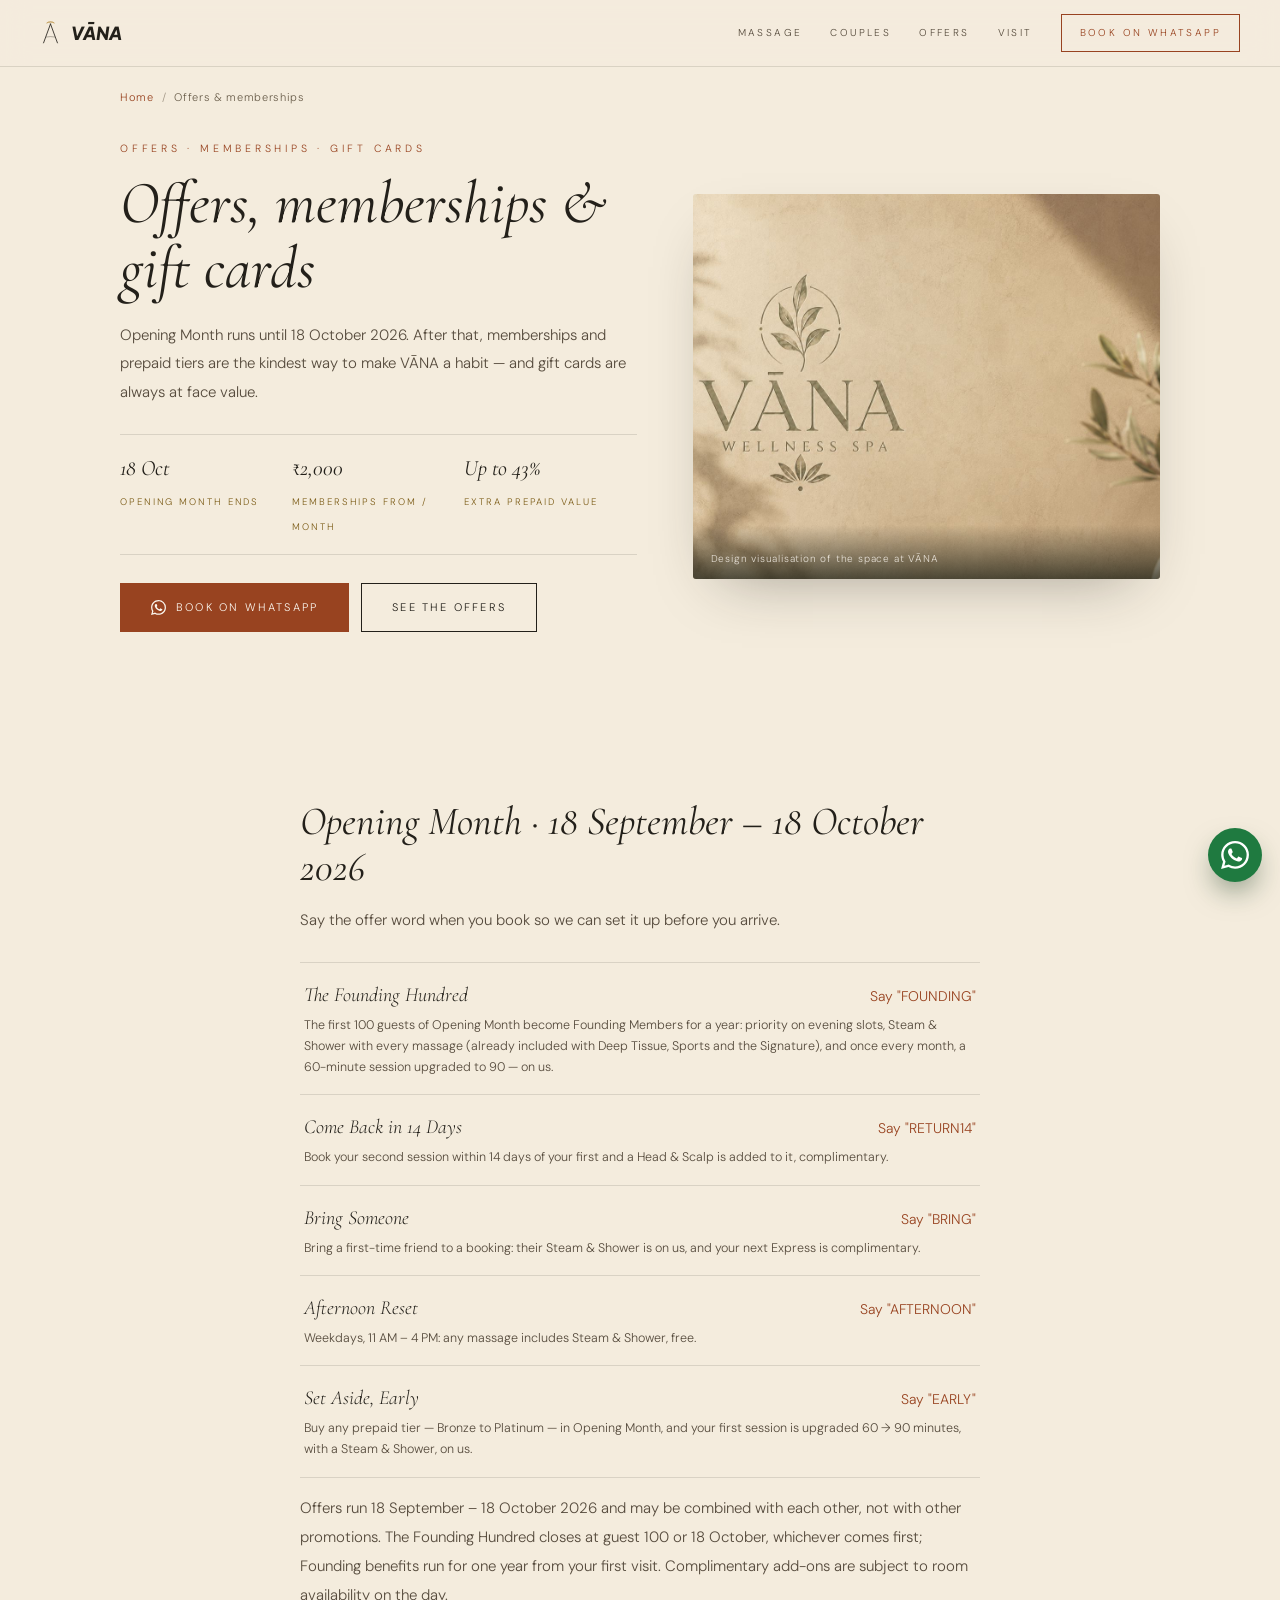
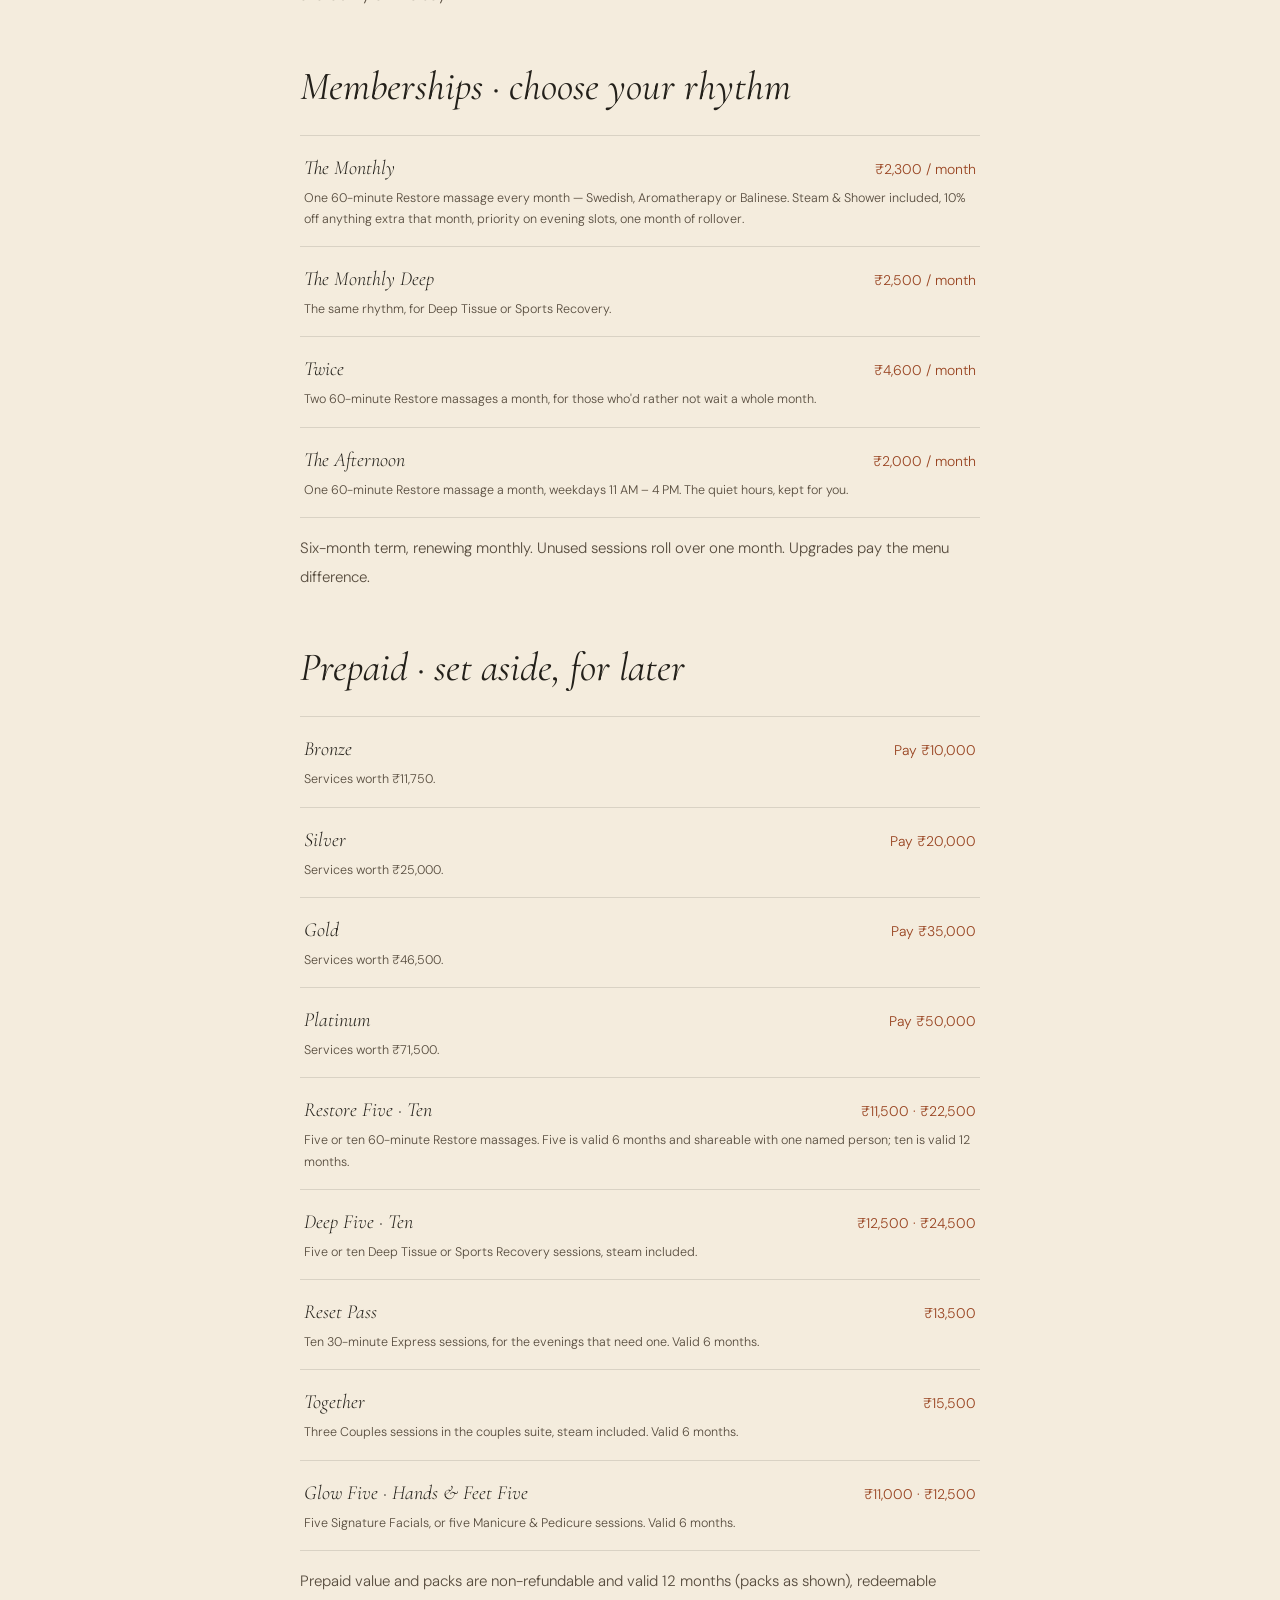
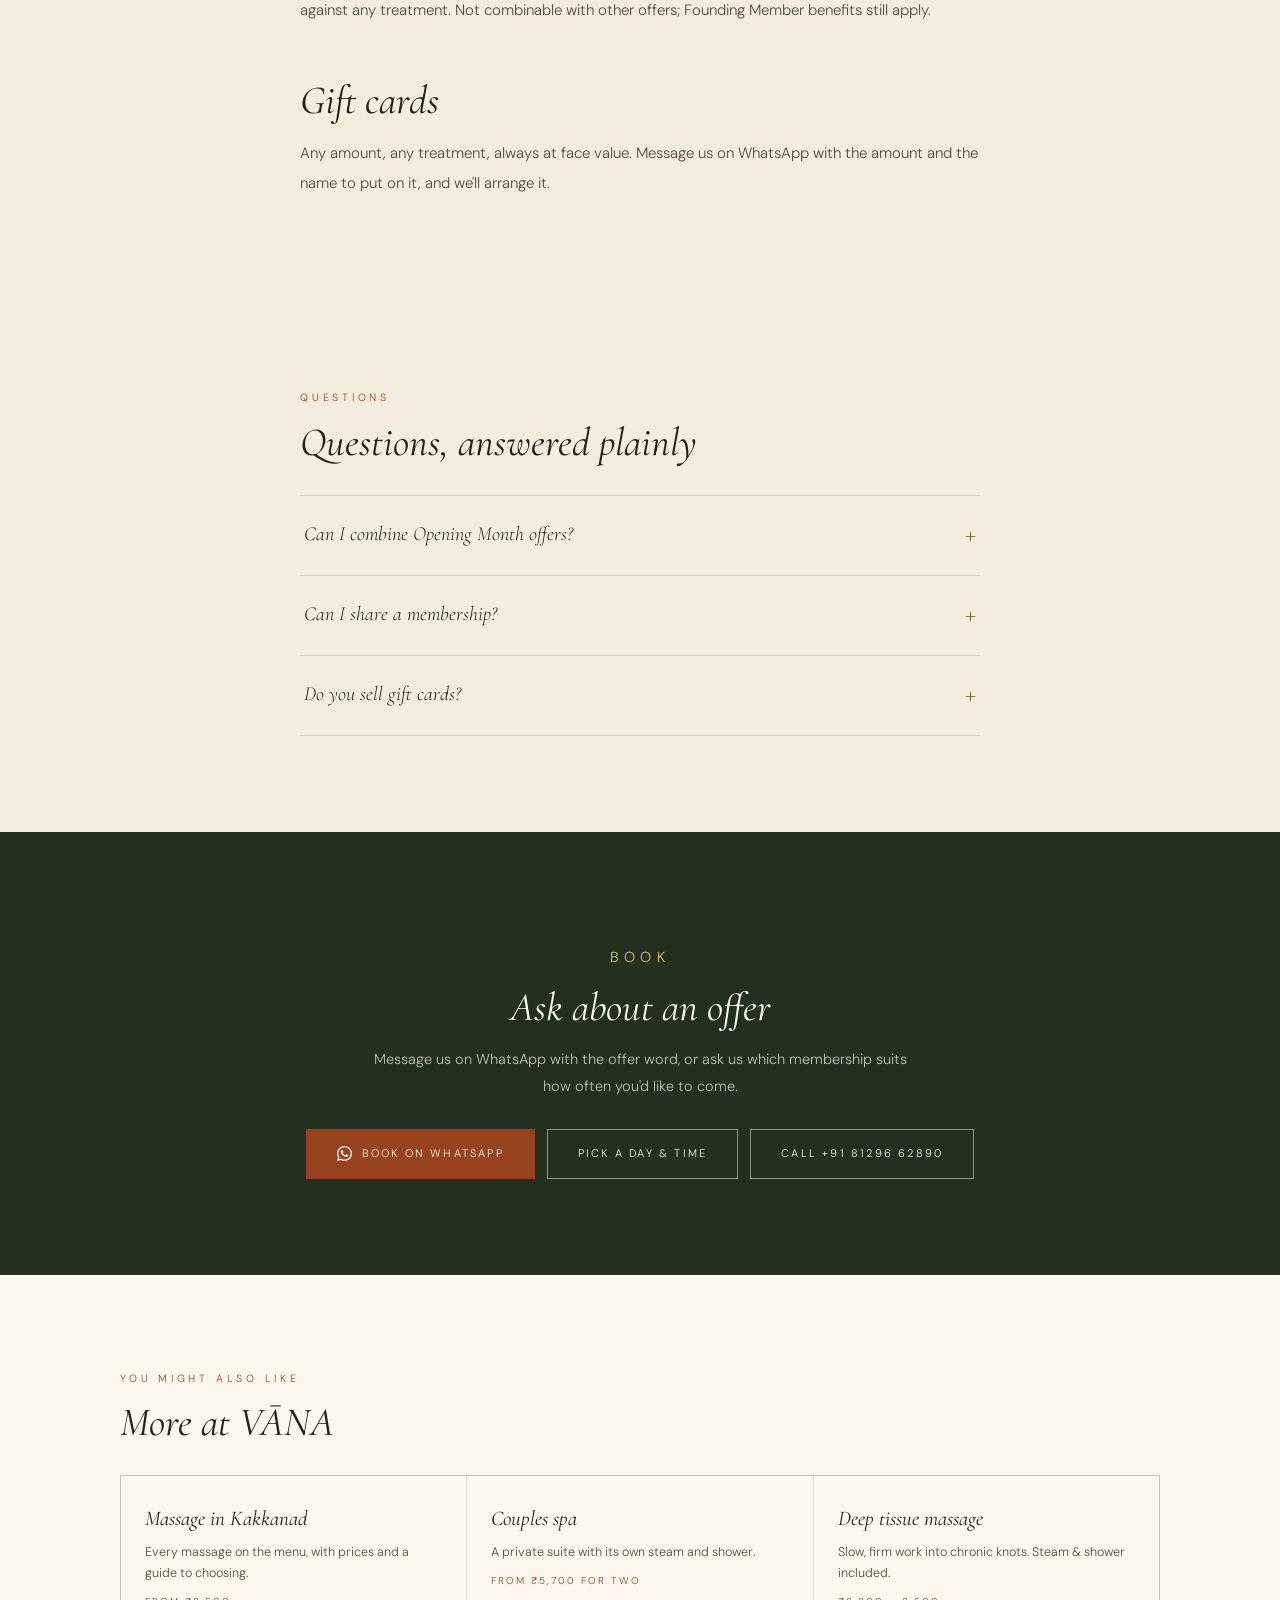
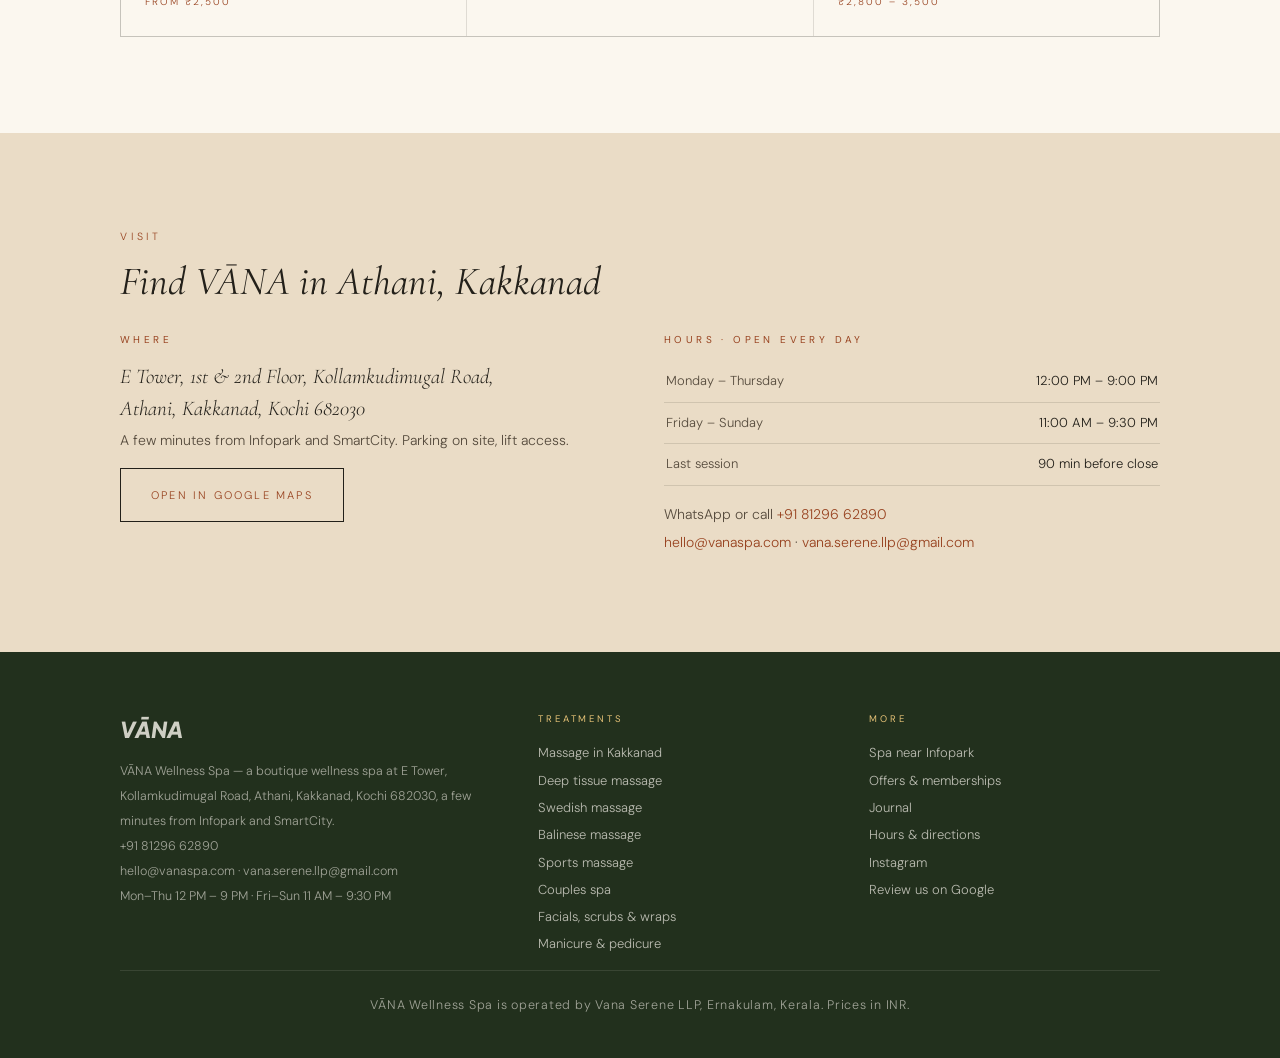
<file: offers/index.html>
<!DOCTYPE html>
<html lang="en">
<head>
<meta charset="UTF-8">
<meta name="viewport" content="width=device-width, initial-scale=1.0">
<script async src="https://www.googletagmanager.com/gtag/js?id=G-7RVEWWMJKN"></script>
<script>window.dataLayer=window.dataLayer||[];function gtag(){dataLayer.push(arguments);}gtag('js',new Date());gtag('config','G-7RVEWWMJKN');
document.addEventListener('click',function(e){var a=e.target.closest&&e.target.closest('a[href]');if(!a)return;var h=a.getAttribute('href'),ev=/wa\.me\//.test(h)?'whatsapp_click':/^tel:/.test(h)?'phone_click':/^mailto:/.test(h)?'email_click':/share\.google|google\.[a-z.]+\/maps/.test(h)?'directions_click':null;if(!ev)return;var s=a.closest('section[id],header,footer,.float-actions,.fa-wa,nav');gtag('event',ev,{link_location:s?(s.id||s.className.split(' ')[0]||s.tagName.toLowerCase()):'page',link_text:(a.textContent.trim()||a.getAttribute('aria-label')||'').slice(0,60)});});</script>
<title>Spa Offers, Memberships &amp; Gift Cards — VĀNA Wellness Spa, Kakkanad</title>
<meta name="description" content="Opening Month offers at VĀNA Wellness Spa, Kakkanad (18 Sep – 18 Oct 2026), plus monthly massage memberships from ₹2,000, prepaid tiers with up to 43% extra value, treatment packs and gift cards.">
<link rel="canonical" href="https://vanaspa.com/offers/">
<meta name="robots" content="index, follow, max-image-preview:large">
<meta name="theme-color" content="#23311E">
<link rel="icon" type="image/x-icon" href="/favicon.ico">
<link rel="icon" href="/favicon.svg" type="image/svg+xml">
<link rel="apple-touch-icon" href="/apple-touch-icon.png">
<meta property="og:type" content="website">
<meta property="og:url" content="https://vanaspa.com/offers/">
<meta property="og:site_name" content="VĀNA Wellness Spa">
<meta property="og:title" content="Spa Offers, Memberships &amp; Gift Cards — VĀNA Wellness Spa, Kakkanad">
<meta property="og:description" content="Opening Month offers at VĀNA Wellness Spa, Kakkanad (18 Sep – 18 Oct 2026), plus monthly massage memberships from ₹2,000, prepaid tiers with up to 43% extra value, treatment packs and gift cards.">
<meta property="og:image" content="https://vanaspa.com/assets/img/brand-wall.jpg">
<meta property="og:locale" content="en_IN">
<meta name="twitter:card" content="summary_large_image">
<link rel="preconnect" href="https://fonts.googleapis.com">
<link rel="preconnect" href="https://fonts.gstatic.com" crossorigin>
<link href="https://fonts.googleapis.com/css2?family=Cormorant+Garamond:ital,wght@0,400;0,500;1,400;1,500&family=DM+Sans:wght@300;400;500&family=Plus+Jakarta+Sans:ital,wght@1,800&display=swap" rel="stylesheet">
<link rel="stylesheet" href="/assets/css/pages.css">
<script type="application/ld+json">
{
 "@context": "https://schema.org",
 "@graph": [
  {
   "@type": "DaySpa",
   "@id": "https://vanaspa.com/#business",
   "name": "VĀNA Wellness Spa",
   "url": "https://vanaspa.com/",
   "telephone": "+918129662890",
   "image": "https://vanaspa.com/assets/og-image.jpg",
   "priceRange": "₹₹",
   "address": {
    "@type": "PostalAddress",
    "streetAddress": "E Tower, 1st & 2nd Floor, Kollamkudimugal Road, Athani",
    "addressLocality": "Kakkanad, Kochi",
    "addressRegion": "Kerala",
    "postalCode": "682030",
    "addressCountry": "IN"
   }
  },
  {
   "@type": "WebPage",
   "@id": "https://vanaspa.com/offers/#webpage",
   "url": "https://vanaspa.com/offers/",
   "name": "Spa Offers, Memberships & Gift Cards — VĀNA Wellness Spa, Kakkanad",
   "description": "Opening Month offers at VĀNA Wellness Spa, Kakkanad (18 Sep – 18 Oct 2026), plus monthly massage memberships from ₹2,000, prepaid tiers with up to 43% extra value, treatment packs and gift cards.",
   "isPartOf": {
    "@id": "https://vanaspa.com/#website"
   },
   "about": {
    "@id": "https://vanaspa.com/#business"
   },
   "primaryImageOfPage": "https://vanaspa.com/assets/img/brand-wall.jpg"
  },
  {
   "@type": "BreadcrumbList",
   "itemListElement": [
    {
     "@type": "ListItem",
     "position": 1,
     "name": "Home",
     "item": "https://vanaspa.com/"
    },
    {
     "@type": "ListItem",
     "position": 2,
     "name": "Offers & memberships",
     "item": "https://vanaspa.com/offers/"
    }
   ]
  },
  {
   "@type": "FAQPage",
   "mainEntity": [
    {
     "@type": "Question",
     "name": "Can I combine Opening Month offers?",
     "acceptedAnswer": {
      "@type": "Answer",
      "text": "Yes, Opening Month offers can be combined with each other, but not with other promotions."
     }
    },
    {
     "@type": "Question",
     "name": "Can I share a membership?",
     "acceptedAnswer": {
      "@type": "Answer",
      "text": "Memberships are personal. The Restore Five pack can be shared with one named person."
     }
    },
    {
     "@type": "Question",
     "name": "Do you sell gift cards?",
     "acceptedAnswer": {
      "@type": "Answer",
      "text": "Yes — any amount, at face value. Message us on WhatsApp to arrange one."
     }
    }
   ]
  }
 ]
}
</script>
</head>
<body>
<header class="site-head">
  <a class="head-brand" href="/" aria-label="VĀNA Wellness Spa — home">
    <svg class="head-mark" viewBox="0 0 200 240" fill="none" aria-hidden="true"><g stroke="#B0832E" stroke-linecap="round"><path d="M 65 24 C 80 12 120 12 135 24" stroke-width="7"/><path d="M 74 17 C 86 9 114 9 126 17" stroke-width="5" opacity="0.6"/></g><g stroke="#23201A" stroke-linecap="round"><path d="M 100 34 L 34 214" stroke-width="8"/><path d="M 100 34 L 166 214" stroke-width="8"/><path d="M 60 158 Q 100 150 140 158" stroke-width="5" opacity="0.65"/></g></svg>
    <span class="head-word">VĀNA</span>
  </a>
  <nav class="head-nav" aria-label="Main">
    <a href="/massage-kakkanad/">Massage</a>
    <a href="/couples-spa-kakkanad/">Couples</a>
    <a href="/offers/">Offers</a>
    <a href="/#visit">Visit</a>
    <a class="head-cta" href="https://wa.me/918129662890?text=Hi%2C%20I%27d%20like%20to%20ask%20about%20V%C4%80NA%27s%20offers%20and%20memberships." target="_blank" rel="noopener">Book on WhatsApp</a>
  </nav>
</header>
<main>
<div class="wrap">
  <nav class="crumbs" aria-label="Breadcrumb"><a href="/">Home</a><span>/</span>Offers &amp; memberships</nav>
  <section class="p-hero">
    <div>
      <p class="eyebrow">Offers · Memberships · Gift cards</p>
      <h1>Offers, memberships &amp; gift cards</h1>
      <p class="p-lede">Opening Month runs until 18 October 2026. After that, memberships and prepaid tiers are the kindest way to make VĀNA a habit — and gift cards are always at face value.</p>
      <div class="p-facts"><div><b>18 Oct</b><small>Opening Month ends</small></div><div><b>₹2,000</b><small>Memberships from / month</small></div><div><b>Up to 43%</b><small>Extra prepaid value</small></div></div>
      <div class="p-ctas">
        <a class="btn btn-primary" href="https://wa.me/918129662890?text=Hi%2C%20I%27d%20like%20to%20ask%20about%20V%C4%80NA%27s%20offers%20and%20memberships." target="_blank" rel="noopener"><svg viewBox="0 0 24 24" aria-hidden="true"><path d="M17.472 14.382c-.297-.149-1.758-.867-2.03-.967-.273-.099-.471-.148-.67.15-.197.297-.767.966-.94 1.164-.173.199-.347.223-.644.075-.297-.15-1.255-.463-2.39-1.475-.883-.788-1.48-1.761-1.653-2.059-.173-.297-.018-.458.13-.606.134-.133.298-.347.446-.52.149-.174.198-.298.298-.497.099-.198.05-.371-.025-.52-.075-.149-.669-1.612-.916-2.207-.242-.579-.487-.5-.669-.51-.173-.008-.371-.01-.57-.01-.198 0-.52.074-.792.372-.272.297-1.04 1.016-1.04 2.479 0 1.462 1.065 2.875 1.213 3.074.149.198 2.096 3.2 5.077 4.487.709.306 1.262.489 1.694.625.712.227 1.36.195 1.871.118.571-.085 1.758-.719 2.006-1.413.248-.694.248-1.289.173-1.413-.074-.124-.272-.198-.57-.347m-5.421 7.403h-.004a9.87 9.87 0 01-5.031-1.378l-.361-.214-3.741.982.998-3.648-.235-.374a9.86 9.86 0 01-1.51-5.26c.001-5.45 4.436-9.884 9.888-9.884 2.64 0 5.122 1.03 6.988 2.898a9.825 9.825 0 012.893 6.994c-.003 5.45-4.437 9.884-9.885 9.884m8.413-18.297A11.815 11.815 0 0012.05 0C5.495 0 .16 5.335.157 11.892c0 2.096.547 4.142 1.588 5.945L.057 24l6.305-1.654a11.882 11.882 0 005.683 1.448h.005c6.554 0 11.89-5.335 11.893-11.893a11.821 11.821 0 00-3.48-8.413z"/></svg>Book on WhatsApp</a>
        <a class="btn btn-dark" href="#opening-month">See the offers</a>
      </div>
    </div>
    <figure class="p-figure">
      <img src="/assets/img/brand-wall.jpg" alt="The VĀNA Wellness Spa name on a sunlit plaster wall">
      <figcaption>Design visualisation of the space at VĀNA</figcaption>
    </figure>
  </section>
</div>
<section class="band " id="opening-month"><div class="wrap narrow prose">
<h2>Opening Month · 18 September – 18 October 2026</h2>
<p>Say the offer word when you book so we can set it up before you arrive.</p>
<div class="prices">
<div class="price-row"><span class="nm">The Founding Hundred</span><span class="pr">Say "FOUNDING"</span><span class="ds">The first 100 guests of Opening Month become Founding Members for a year: priority on evening slots, Steam &amp; Shower with every massage (already included with Deep Tissue, Sports and the Signature), and once every month, a 60-minute session upgraded to 90 — on us.</span></div>
<div class="price-row"><span class="nm">Come Back in 14 Days</span><span class="pr">Say "RETURN14"</span><span class="ds">Book your second session within 14 days of your first and a Head &amp; Scalp is added to it, complimentary.</span></div>
<div class="price-row"><span class="nm">Bring Someone</span><span class="pr">Say "BRING"</span><span class="ds">Bring a first-time friend to a booking: their Steam &amp; Shower is on us, and your next Express is complimentary.</span></div>
<div class="price-row"><span class="nm">Afternoon Reset</span><span class="pr">Say "AFTERNOON"</span><span class="ds">Weekdays, 11 AM – 4 PM: any massage includes Steam &amp; Shower, free.</span></div>
<div class="price-row"><span class="nm">Set Aside, Early</span><span class="pr">Say "EARLY"</span><span class="ds">Buy any prepaid tier — Bronze to Platinum — in Opening Month, and your first session is upgraded 60 → 90 minutes, with a Steam &amp; Shower, on us.</span></div>
</div>
<p class="price-note">Offers run 18 September – 18 October 2026 and may be combined with each other, not with other promotions. The Founding Hundred closes at guest 100 or 18 October, whichever comes first; Founding benefits run for one year from your first visit. Complimentary add-ons are subject to room availability on the day.</p>

<h2 id="memberships">Memberships · choose your rhythm</h2>
<div class="prices">
<div class="price-row"><span class="nm">The Monthly</span><span class="pr">₹2,300 / month</span><span class="ds">One 60-minute Restore massage every month — Swedish, Aromatherapy or Balinese. Steam &amp; Shower included, 10% off anything extra that month, priority on evening slots, one month of rollover.</span></div>
<div class="price-row"><span class="nm">The Monthly Deep</span><span class="pr">₹2,500 / month</span><span class="ds">The same rhythm, for Deep Tissue or Sports Recovery.</span></div>
<div class="price-row"><span class="nm">Twice</span><span class="pr">₹4,600 / month</span><span class="ds">Two 60-minute Restore massages a month, for those who'd rather not wait a whole month.</span></div>
<div class="price-row"><span class="nm">The Afternoon</span><span class="pr">₹2,000 / month</span><span class="ds">One 60-minute Restore massage a month, weekdays 11 AM – 4 PM. The quiet hours, kept for you.</span></div>
</div>
<p class="price-note">Six-month term, renewing monthly. Unused sessions roll over one month. Upgrades pay the menu difference.</p>

<h2 id="prepaid">Prepaid · set aside, for later</h2>
<div class="prices">
<div class="price-row"><span class="nm">Bronze</span><span class="pr">Pay ₹10,000</span><span class="ds">Services worth ₹11,750.</span></div>
<div class="price-row"><span class="nm">Silver</span><span class="pr">Pay ₹20,000</span><span class="ds">Services worth ₹25,000.</span></div>
<div class="price-row"><span class="nm">Gold</span><span class="pr">Pay ₹35,000</span><span class="ds">Services worth ₹46,500.</span></div>
<div class="price-row"><span class="nm">Platinum</span><span class="pr">Pay ₹50,000</span><span class="ds">Services worth ₹71,500.</span></div>
<div class="price-row"><span class="nm">Restore Five · Ten</span><span class="pr">₹11,500 · ₹22,500</span><span class="ds">Five or ten 60-minute Restore massages. Five is valid 6 months and shareable with one named person; ten is valid 12 months.</span></div>
<div class="price-row"><span class="nm">Deep Five · Ten</span><span class="pr">₹12,500 · ₹24,500</span><span class="ds">Five or ten Deep Tissue or Sports Recovery sessions, steam included.</span></div>
<div class="price-row"><span class="nm">Reset Pass</span><span class="pr">₹13,500</span><span class="ds">Ten 30-minute Express sessions, for the evenings that need one. Valid 6 months.</span></div>
<div class="price-row"><span class="nm">Together</span><span class="pr">₹15,500</span><span class="ds">Three Couples sessions in the couples suite, steam included. Valid 6 months.</span></div>
<div class="price-row"><span class="nm">Glow Five · Hands &amp; Feet Five</span><span class="pr">₹11,000 · ₹12,500</span><span class="ds">Five Signature Facials, or five Manicure &amp; Pedicure sessions. Valid 6 months.</span></div>
</div>
<p class="price-note">Prepaid value and packs are non-refundable and valid 12 months (packs as shown), redeemable against any treatment. Not combinable with other offers; Founding Member benefits still apply.</p>

<h2 id="gift">Gift cards</h2>
<p>Any amount, any treatment, always at face value. Message us on WhatsApp with the amount and the name to put on it, and we'll arrange it.</p>
</div></section>
<section class="band"><div class="wrap narrow"><p class="eyebrow">Questions</p><h2 style="margin-top:12px">Questions, answered plainly</h2><div class="faq"><details><summary>Can I combine Opening Month offers?</summary><p>Yes, Opening Month offers can be combined with each other, but not with other promotions.</p></details><details><summary>Can I share a membership?</summary><p>Memberships are personal. The Restore Five pack can be shared with one named person.</p></details><details><summary>Do you sell gift cards?</summary><p>Yes — any amount, at face value. Message us on WhatsApp to arrange one.</p></details></div></div></section>
<section class="band band-forest cta-band" id="book">
  <div class="wrap">
    <p class="eyebrow">Book</p>
    <h2 style="margin-top:12px">Ask about an offer</h2>
    <p>Message us on WhatsApp with the offer word, or ask us which membership suits how often you'd like to come.</p>
    <div class="p-ctas">
      <a class="btn btn-primary" href="https://wa.me/918129662890?text=Hi%2C%20I%27d%20like%20to%20ask%20about%20V%C4%80NA%27s%20offers%20and%20memberships." target="_blank" rel="noopener"><svg viewBox="0 0 24 24" aria-hidden="true"><path d="M17.472 14.382c-.297-.149-1.758-.867-2.03-.967-.273-.099-.471-.148-.67.15-.197.297-.767.966-.94 1.164-.173.199-.347.223-.644.075-.297-.15-1.255-.463-2.39-1.475-.883-.788-1.48-1.761-1.653-2.059-.173-.297-.018-.458.13-.606.134-.133.298-.347.446-.52.149-.174.198-.298.298-.497.099-.198.05-.371-.025-.52-.075-.149-.669-1.612-.916-2.207-.242-.579-.487-.5-.669-.51-.173-.008-.371-.01-.57-.01-.198 0-.52.074-.792.372-.272.297-1.04 1.016-1.04 2.479 0 1.462 1.065 2.875 1.213 3.074.149.198 2.096 3.2 5.077 4.487.709.306 1.262.489 1.694.625.712.227 1.36.195 1.871.118.571-.085 1.758-.719 2.006-1.413.248-.694.248-1.289.173-1.413-.074-.124-.272-.198-.57-.347m-5.421 7.403h-.004a9.87 9.87 0 01-5.031-1.378l-.361-.214-3.741.982.998-3.648-.235-.374a9.86 9.86 0 01-1.51-5.26c.001-5.45 4.436-9.884 9.888-9.884 2.64 0 5.122 1.03 6.988 2.898a9.825 9.825 0 012.893 6.994c-.003 5.45-4.437 9.884-9.885 9.884m8.413-18.297A11.815 11.815 0 0012.05 0C5.495 0 .16 5.335.157 11.892c0 2.096.547 4.142 1.588 5.945L.057 24l6.305-1.654a11.882 11.882 0 005.683 1.448h.005c6.554 0 11.89-5.335 11.893-11.893a11.821 11.821 0 00-3.48-8.413z"/></svg>Book on WhatsApp</a>
      <a class="btn btn-light" href="/#book">Pick a day &amp; time</a>
      <a class="btn btn-light" href="tel:+918129662890">Call +91 81296 62890</a>
    </div>
  </div>
</section>
<section class="band band-cream"><div class="wrap"><p class="eyebrow">You might also like</p><h2 style="margin-top:12px">More at VĀNA</h2><div class="related"><a href="/massage-kakkanad/"><b>Massage in Kakkanad</b><span>Every massage on the menu, with prices and a guide to choosing.</span><em>From ₹2,500</em></a><a href="/couples-spa-kakkanad/"><b>Couples spa</b><span>A private suite with its own steam and shower.</span><em>From ₹5,700 for two</em></a><a href="/deep-tissue-massage-kakkanad/"><b>Deep tissue massage</b><span>Slow, firm work into chronic knots. Steam &amp; shower included.</span><em>₹2,800 – 3,500</em></a></div></div></section>
<section class="band band-sand" id="visit">
  <div class="wrap">
    <p class="eyebrow">Visit</p>
    <h2 style="margin-top:12px">Find VĀNA in Athani, Kakkanad</h2>
    <div class="visit">
      <div>
        <h3>Where</h3>
        <p class="big">E Tower, 1st &amp; 2nd Floor, Kollamkudimugal Road,<br>Athani, Kakkanad, Kochi 682030</p>
        <p>A few minutes from Infopark and SmartCity. Parking on site, lift access.</p>
        <p style="margin-top:14px"><a class="btn btn-dark" href="https://share.google/J33BrEqedsUDC5wgM" target="_blank" rel="noopener">Open in Google Maps</a></p>
      </div>
      <div>
        <h3>Hours · Open every day</h3>
        <div class="hrs"><span>Monday – Thursday</span><span>12:00 PM – 9:00 PM</span></div>
        <div class="hrs"><span>Friday – Sunday</span><span>11:00 AM – 9:30 PM</span></div>
        <div class="hrs"><span>Last session</span><span>90 min before close</span></div>
        <p style="margin-top:14px">WhatsApp or call <a href="tel:+918129662890">+91 81296 62890</a><br><a href="mailto:hello@vanaspa.com">hello@vanaspa.com</a> · <a href="mailto:vana.serene.llp@gmail.com">vana.serene.llp@gmail.com</a></p>
      </div>
    </div>
  </div>
</section>
</main>
<footer class="site-foot">
  <div class="wrap">
    <div class="foot-grid">
      <div>
        <div class="foot-brand">VĀNA</div>
        <p>VĀNA Wellness Spa — a boutique wellness spa at E Tower, Kollamkudimugal Road, Athani, Kakkanad, Kochi 682030, a few minutes from Infopark and SmartCity.<br>
        <a href="tel:+918129662890">+91 81296 62890</a><br><a href="mailto:hello@vanaspa.com">hello@vanaspa.com</a> · <a href="mailto:vana.serene.llp@gmail.com">vana.serene.llp@gmail.com</a><br>
        Mon–Thu 12 PM – 9 PM · Fri–Sun 11 AM – 9:30 PM</p>
      </div>
      <div><h4>Treatments</h4><ul><li><a href="/massage-kakkanad/">Massage in Kakkanad</a></li><li><a href="/deep-tissue-massage-kakkanad/">Deep tissue massage</a></li><li><a href="/swedish-massage-kakkanad/">Swedish massage</a></li><li><a href="/balinese-massage-kakkanad/">Balinese massage</a></li><li><a href="/sports-massage-kakkanad/">Sports massage</a></li><li><a href="/couples-spa-kakkanad/">Couples spa</a></li><li><a href="/facials-body-care/">Facials, scrubs &amp; wraps</a></li><li><a href="/manicure-pedicure-kakkanad/">Manicure &amp; pedicure</a></li></ul></div>
      <div><h4>More</h4><ul><li><a href="/spa-near-infopark/">Spa near Infopark</a></li><li><a href="/offers/">Offers &amp; memberships</a></li><li><a href="/journal/">Journal</a></li><li><a href="/#visit">Hours &amp; directions</a></li><li><a href="https://www.instagram.com/vana_wellness_spa/" target="_blank" rel="noopener">Instagram</a></li><li><a href="https://g.page/r/CfdIXf59w68UEBM/review" target="_blank" rel="noopener">Review us on Google</a></li></ul></div>
    </div>
    <p class="foot-legal">VĀNA Wellness Spa is operated by Vana Serene LLP, Ernakulam, Kerala. Prices in INR.</p>
  </div>
</footer>
<a class="fa-wa" href="https://wa.me/918129662890?text=Hi%2C%20I%27d%20like%20to%20ask%20about%20V%C4%80NA%27s%20offers%20and%20memberships." target="_blank" rel="noopener" aria-label="Message VĀNA on WhatsApp"><svg viewBox="0 0 24 24" aria-hidden="true"><path d="M17.472 14.382c-.297-.149-1.758-.867-2.03-.967-.273-.099-.471-.148-.67.15-.197.297-.767.966-.94 1.164-.173.199-.347.223-.644.075-.297-.15-1.255-.463-2.39-1.475-.883-.788-1.48-1.761-1.653-2.059-.173-.297-.018-.458.13-.606.134-.133.298-.347.446-.52.149-.174.198-.298.298-.497.099-.198.05-.371-.025-.52-.075-.149-.669-1.612-.916-2.207-.242-.579-.487-.5-.669-.51-.173-.008-.371-.01-.57-.01-.198 0-.52.074-.792.372-.272.297-1.04 1.016-1.04 2.479 0 1.462 1.065 2.875 1.213 3.074.149.198 2.096 3.2 5.077 4.487.709.306 1.262.489 1.694.625.712.227 1.36.195 1.871.118.571-.085 1.758-.719 2.006-1.413.248-.694.248-1.289.173-1.413-.074-.124-.272-.198-.57-.347m-5.421 7.403h-.004a9.87 9.87 0 01-5.031-1.378l-.361-.214-3.741.982.998-3.648-.235-.374a9.86 9.86 0 01-1.51-5.26c.001-5.45 4.436-9.884 9.888-9.884 2.64 0 5.122 1.03 6.988 2.898a9.825 9.825 0 012.893 6.994c-.003 5.45-4.437 9.884-9.885 9.884m8.413-18.297A11.815 11.815 0 0012.05 0C5.495 0 .16 5.335.157 11.892c0 2.096.547 4.142 1.588 5.945L.057 24l6.305-1.654a11.882 11.882 0 005.683 1.448h.005c6.554 0 11.89-5.335 11.893-11.893a11.821 11.821 0 00-3.48-8.413z"/></svg></a>
</body>
</html>
</file>
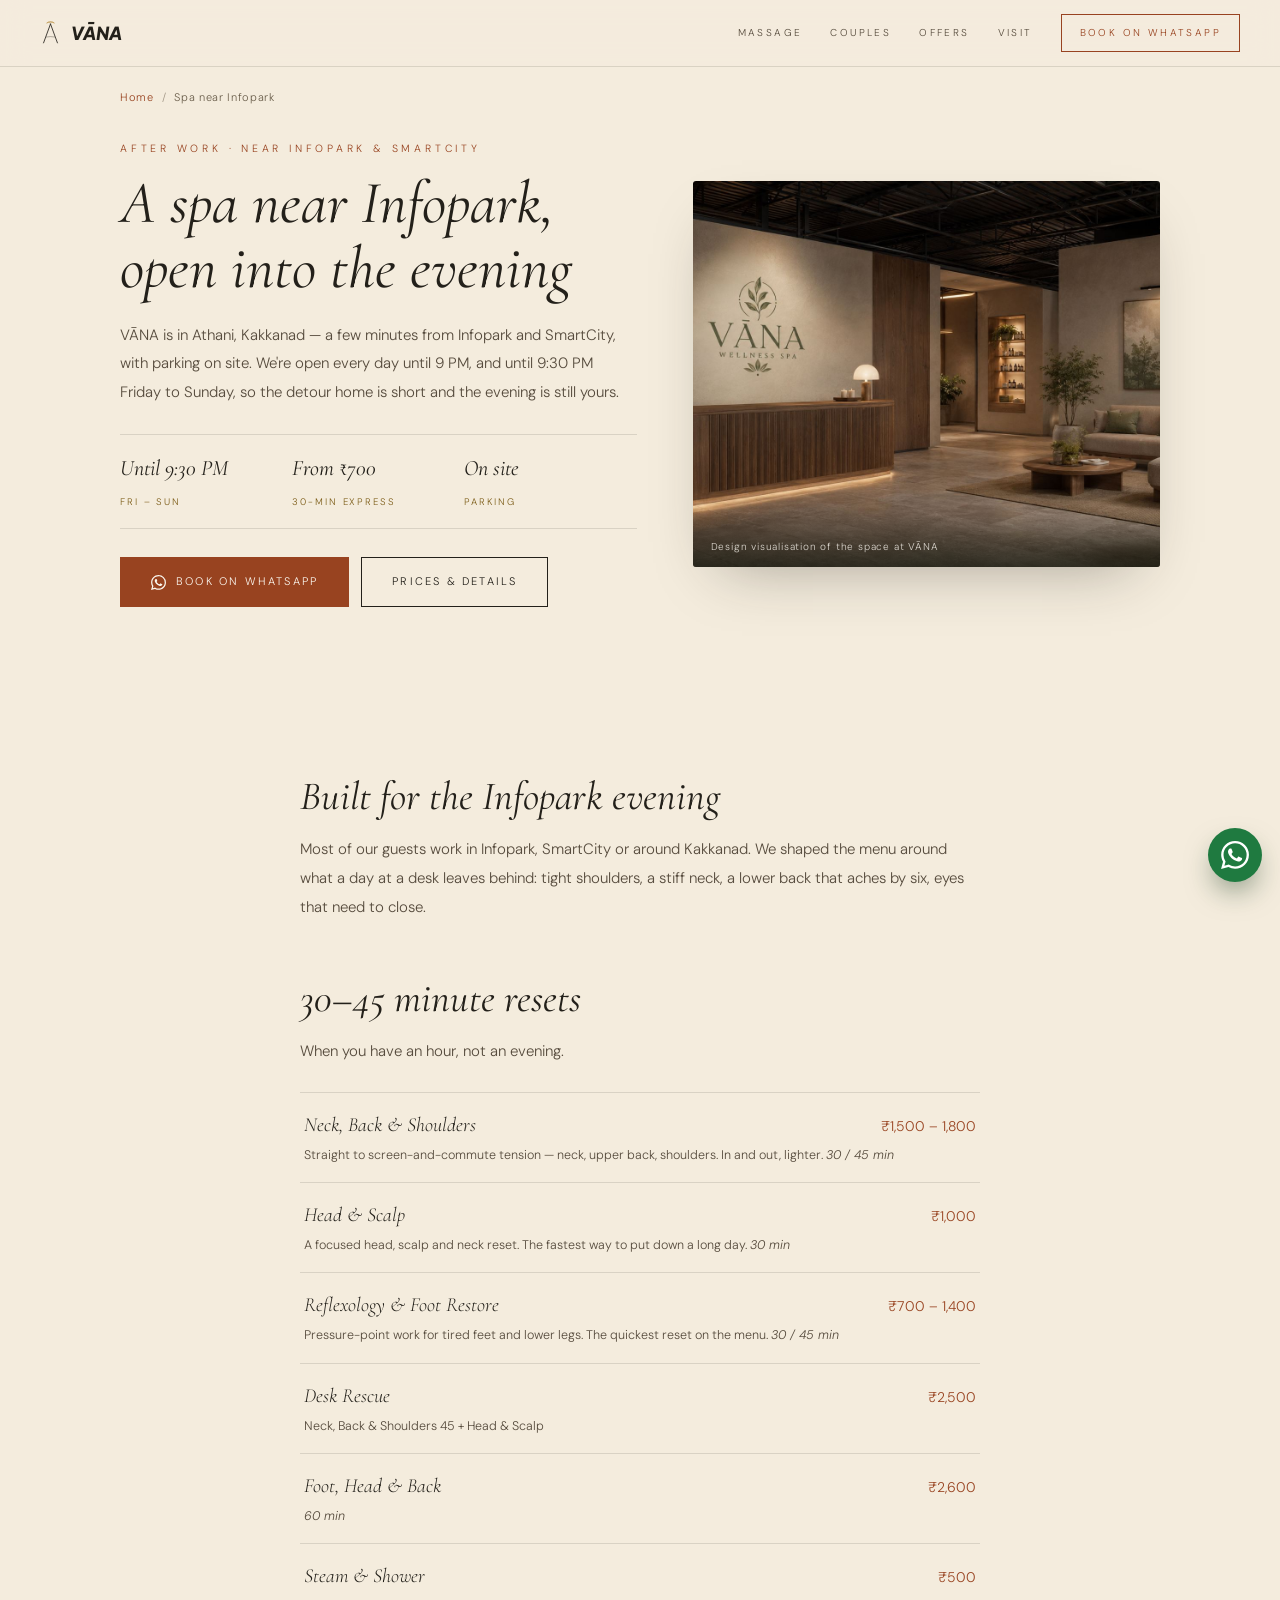
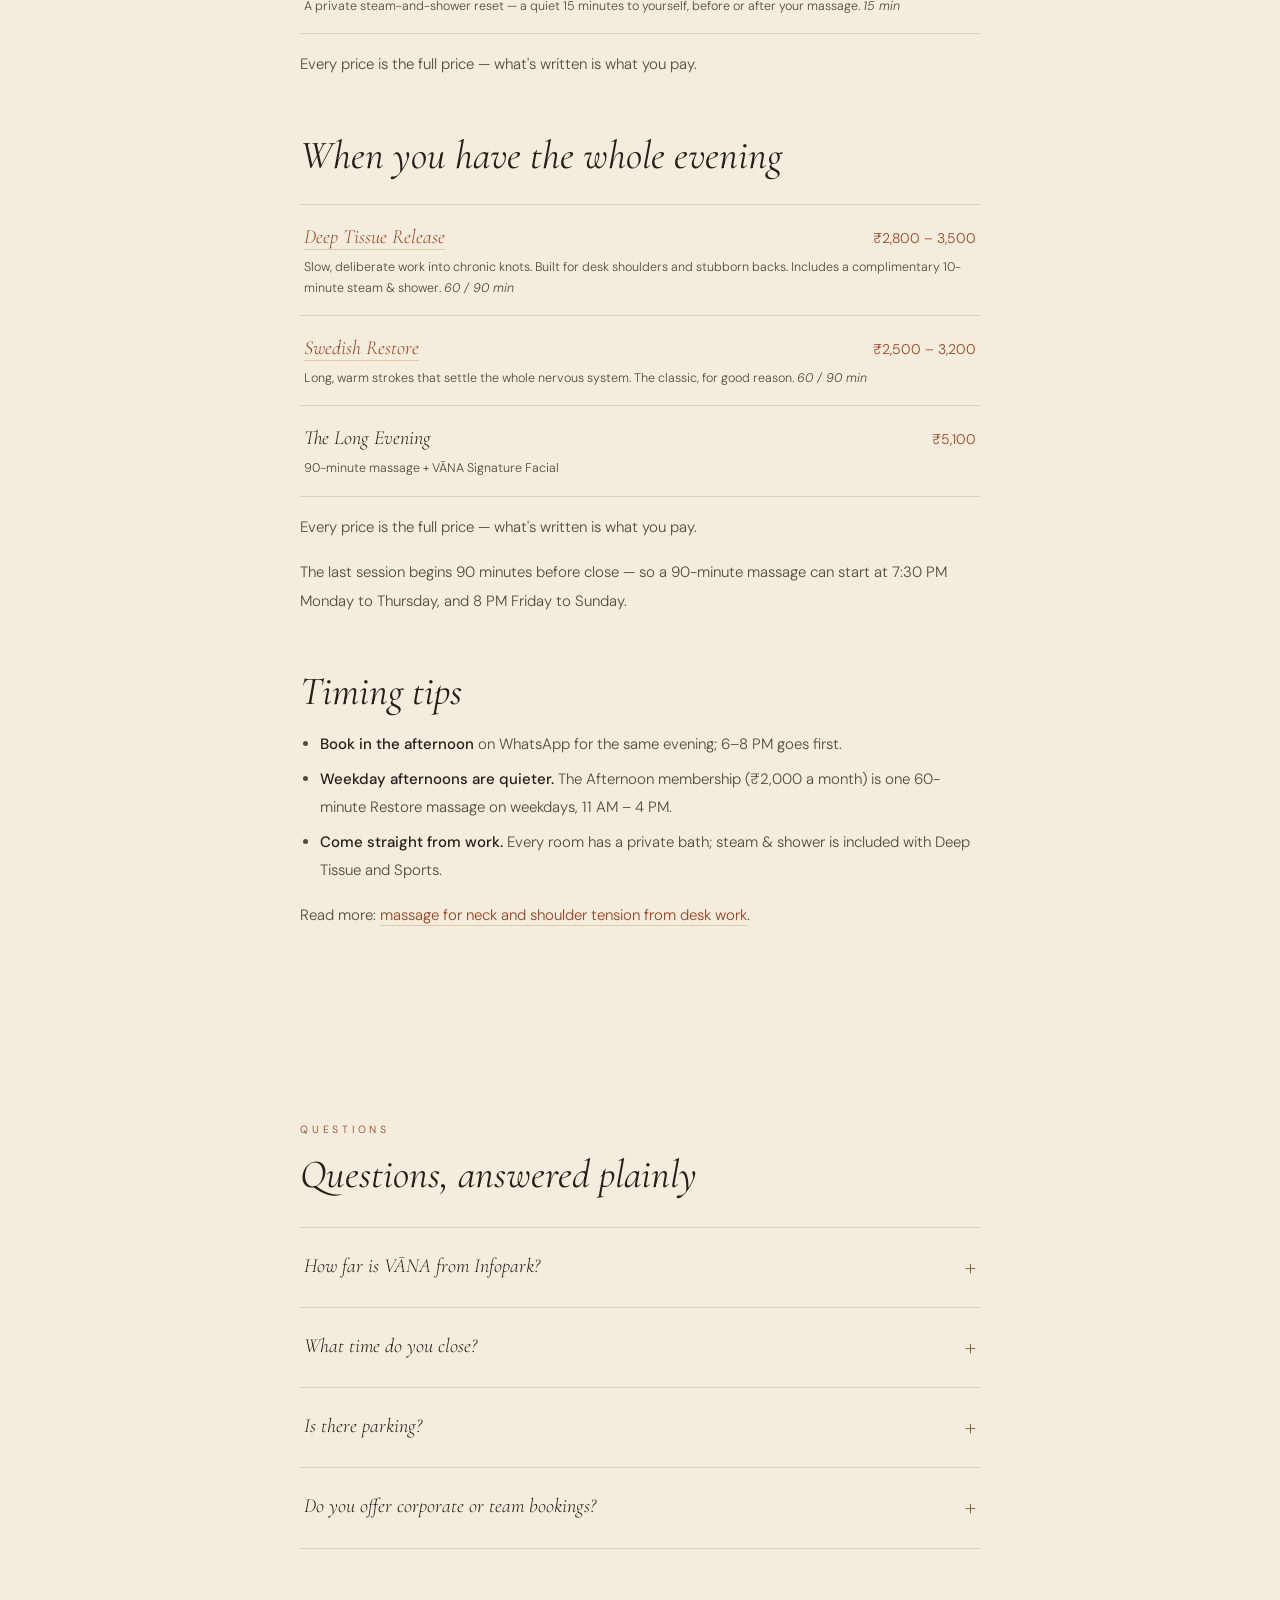
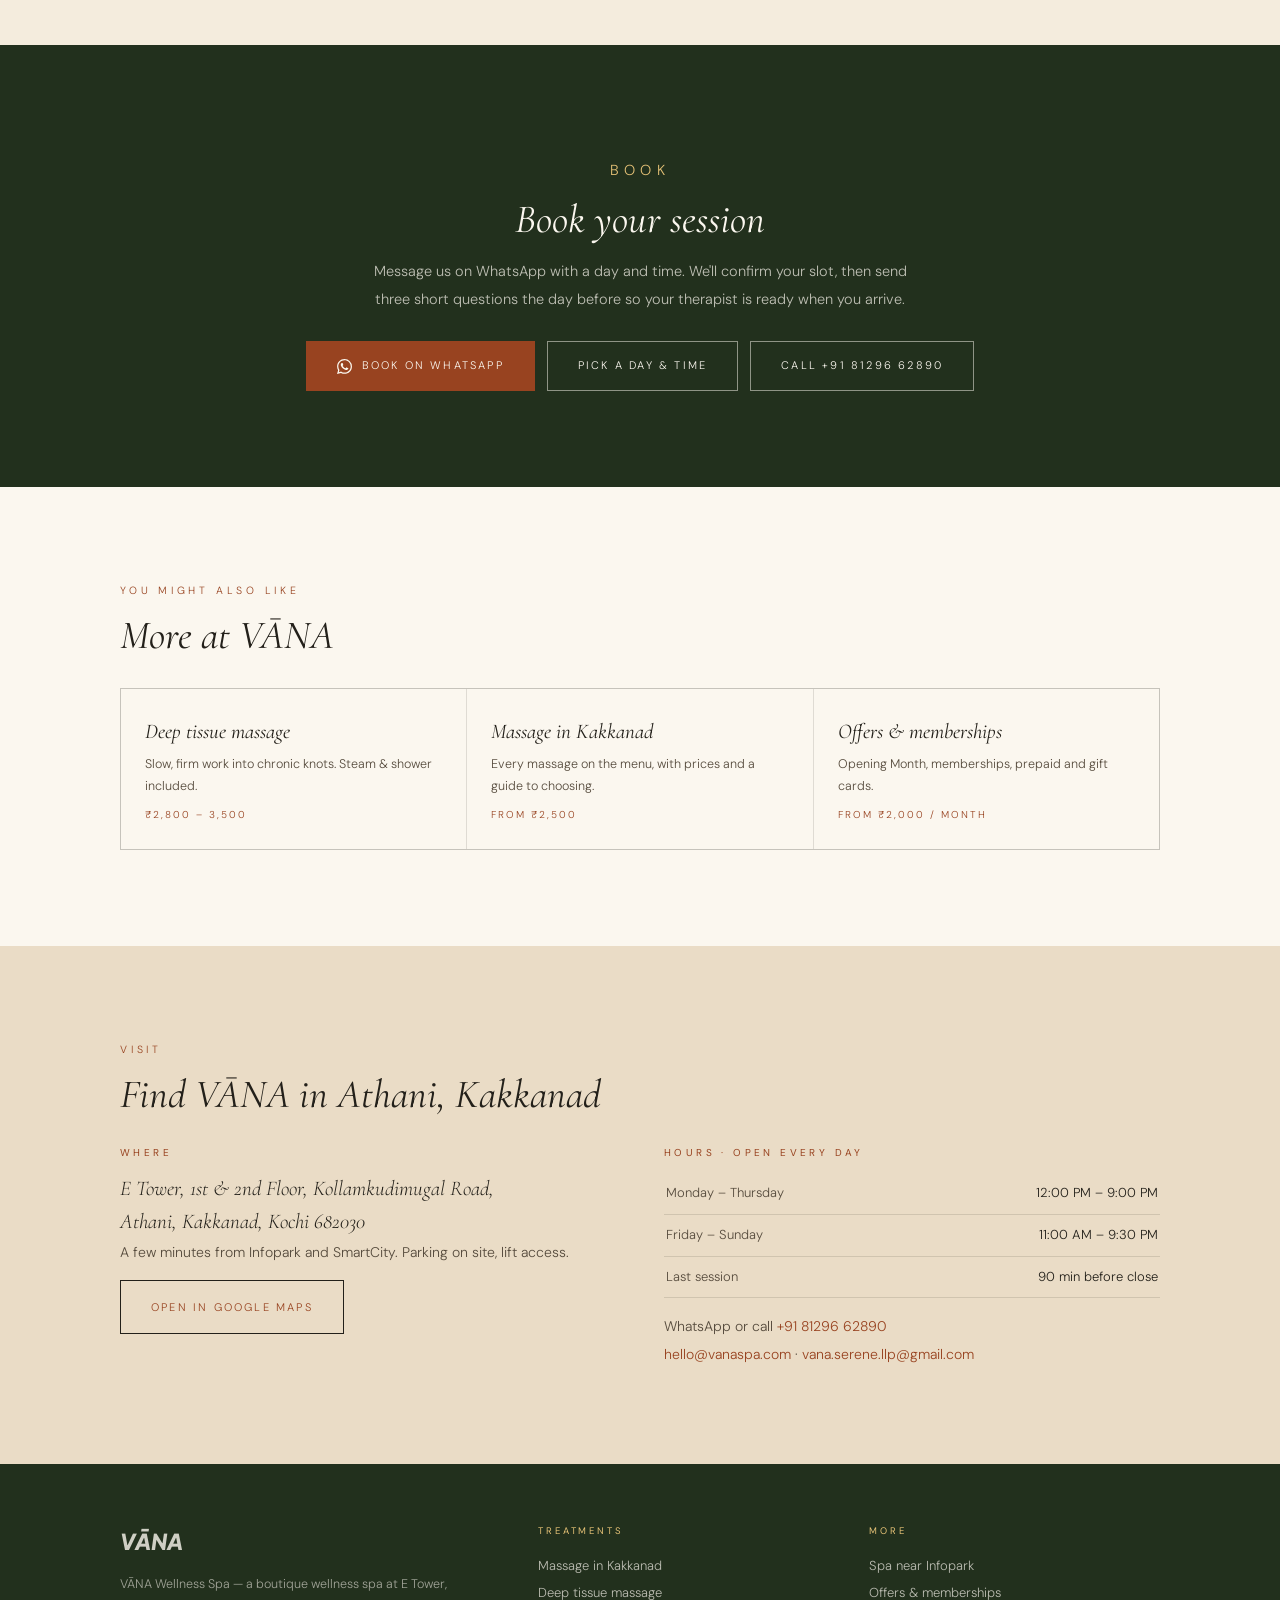
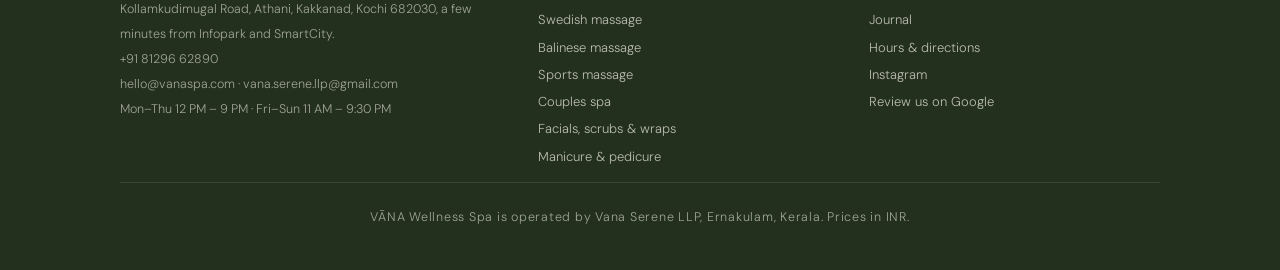
<file: spa-near-infopark/index.html>
<!DOCTYPE html>
<html lang="en">
<head>
<meta charset="UTF-8">
<meta name="viewport" content="width=device-width, initial-scale=1.0">
<script async src="https://www.googletagmanager.com/gtag/js?id=G-7RVEWWMJKN"></script>
<script>window.dataLayer=window.dataLayer||[];function gtag(){dataLayer.push(arguments);}gtag('js',new Date());gtag('config','G-7RVEWWMJKN');
document.addEventListener('click',function(e){var a=e.target.closest&&e.target.closest('a[href]');if(!a)return;var h=a.getAttribute('href'),ev=/wa\.me\//.test(h)?'whatsapp_click':/^tel:/.test(h)?'phone_click':/^mailto:/.test(h)?'email_click':/share\.google|google\.[a-z.]+\/maps/.test(h)?'directions_click':null;if(!ev)return;var s=a.closest('section[id],header,footer,.float-actions,.fa-wa,nav');gtag('event',ev,{link_location:s?(s.id||s.className.split(' ')[0]||s.tagName.toLowerCase()):'page',link_text:(a.textContent.trim()||a.getAttribute('aria-label')||'').slice(0,60)});});</script>
<title>Spa near Infopark, Kochi — Evening Massage in Kakkanad | VĀNA</title>
<meta name="description" content="A wellness spa a few minutes from Infopark and SmartCity, Kochi. VĀNA in Athani, Kakkanad is open every day until 9–9:30 PM, with 30-minute express resets from ₹700, full massages from ₹2,500 and parking on site.">
<link rel="canonical" href="https://vanaspa.com/spa-near-infopark/">
<meta name="robots" content="index, follow, max-image-preview:large">
<meta name="theme-color" content="#23311E">
<link rel="icon" type="image/x-icon" href="/favicon.ico">
<link rel="icon" href="/favicon.svg" type="image/svg+xml">
<link rel="apple-touch-icon" href="/apple-touch-icon.png">
<meta property="og:type" content="website">
<meta property="og:url" content="https://vanaspa.com/spa-near-infopark/">
<meta property="og:site_name" content="VĀNA Wellness Spa">
<meta property="og:title" content="Spa near Infopark, Kochi — Evening Massage in Kakkanad | VĀNA">
<meta property="og:description" content="A wellness spa a few minutes from Infopark and SmartCity, Kochi. VĀNA in Athani, Kakkanad is open every day until 9–9:30 PM, with 30-minute express resets from ₹700, full massages from ₹2,500 and parking on site.">
<meta property="og:image" content="https://vanaspa.com/assets/img/hero-reception.jpg">
<meta property="og:locale" content="en_IN">
<meta name="twitter:card" content="summary_large_image">
<link rel="preconnect" href="https://fonts.googleapis.com">
<link rel="preconnect" href="https://fonts.gstatic.com" crossorigin>
<link href="https://fonts.googleapis.com/css2?family=Cormorant+Garamond:ital,wght@0,400;0,500;1,400;1,500&family=DM+Sans:wght@300;400;500&family=Plus+Jakarta+Sans:ital,wght@1,800&display=swap" rel="stylesheet">
<link rel="stylesheet" href="/assets/css/pages.css">
<script type="application/ld+json">
{
 "@context": "https://schema.org",
 "@graph": [
  {
   "@type": "DaySpa",
   "@id": "https://vanaspa.com/#business",
   "name": "VĀNA Wellness Spa",
   "url": "https://vanaspa.com/",
   "telephone": "+918129662890",
   "image": "https://vanaspa.com/assets/og-image.jpg",
   "priceRange": "₹₹",
   "address": {
    "@type": "PostalAddress",
    "streetAddress": "E Tower, 1st & 2nd Floor, Kollamkudimugal Road, Athani",
    "addressLocality": "Kakkanad, Kochi",
    "addressRegion": "Kerala",
    "postalCode": "682030",
    "addressCountry": "IN"
   }
  },
  {
   "@type": "WebPage",
   "@id": "https://vanaspa.com/spa-near-infopark/#webpage",
   "url": "https://vanaspa.com/spa-near-infopark/",
   "name": "Spa near Infopark, Kochi — Evening Massage in Kakkanad | VĀNA",
   "description": "A wellness spa a few minutes from Infopark and SmartCity, Kochi. VĀNA in Athani, Kakkanad is open every day until 9–9:30 PM, with 30-minute express resets from ₹700, full massages from ₹2,500 and parking on site.",
   "isPartOf": {
    "@id": "https://vanaspa.com/#website"
   },
   "about": {
    "@id": "https://vanaspa.com/#business"
   },
   "primaryImageOfPage": "https://vanaspa.com/assets/img/hero-reception.jpg"
  },
  {
   "@type": "BreadcrumbList",
   "itemListElement": [
    {
     "@type": "ListItem",
     "position": 1,
     "name": "Home",
     "item": "https://vanaspa.com/"
    },
    {
     "@type": "ListItem",
     "position": 2,
     "name": "Spa near Infopark",
     "item": "https://vanaspa.com/spa-near-infopark/"
    }
   ]
  },
  {
   "@type": "Service",
   "@id": "https://vanaspa.com/spa-near-infopark/#service",
   "name": "After-work massage near Infopark",
   "serviceType": "Massage therapy",
   "description": "A wellness spa a few minutes from Infopark and SmartCity, Kochi. VĀNA in Athani, Kakkanad is open every day until 9–9:30 PM, with 30-minute express resets from ₹700, full massages from ₹2,500 and parking on site.",
   "provider": {
    "@id": "https://vanaspa.com/#business"
   },
   "areaServed": [
    "Kakkanad",
    "Athani",
    "Infopark",
    "SmartCity Kochi",
    "Thrikkakara",
    "Kochi"
   ],
   "offers": [
    {
     "@type": "Offer",
     "name": "Neck, Back & Shoulders — 30 minutes",
     "price": "1500",
     "priceCurrency": "INR",
     "url": "https://vanaspa.com/spa-near-infopark/"
    },
    {
     "@type": "Offer",
     "name": "Neck, Back & Shoulders — 45 minutes",
     "price": "1800",
     "priceCurrency": "INR",
     "url": "https://vanaspa.com/spa-near-infopark/"
    },
    {
     "@type": "Offer",
     "name": "Head & Scalp — 30 minutes",
     "price": "1000",
     "priceCurrency": "INR",
     "url": "https://vanaspa.com/spa-near-infopark/"
    },
    {
     "@type": "Offer",
     "name": "Reflexology & Foot Restore — 30 minutes",
     "price": "700",
     "priceCurrency": "INR",
     "url": "https://vanaspa.com/spa-near-infopark/"
    },
    {
     "@type": "Offer",
     "name": "Reflexology & Foot Restore — 45 minutes",
     "price": "1400",
     "priceCurrency": "INR",
     "url": "https://vanaspa.com/spa-near-infopark/"
    },
    {
     "@type": "Offer",
     "name": "Deep Tissue Release — 60 minutes",
     "price": "2800",
     "priceCurrency": "INR",
     "url": "https://vanaspa.com/spa-near-infopark/"
    },
    {
     "@type": "Offer",
     "name": "Deep Tissue Release — 90 minutes",
     "price": "3500",
     "priceCurrency": "INR",
     "url": "https://vanaspa.com/spa-near-infopark/"
    }
   ]
  },
  {
   "@type": "FAQPage",
   "mainEntity": [
    {
     "@type": "Question",
     "name": "How far is VĀNA from Infopark?",
     "acceptedAnswer": {
      "@type": "Answer",
      "text": "A few minutes' drive. We're at E Tower, Kollamkudimugal Road, Athani, Kakkanad. Open in Google Maps for directions from your building."
     }
    },
    {
     "@type": "Question",
     "name": "What time do you close?",
     "acceptedAnswer": {
      "@type": "Answer",
      "text": "9 PM Monday to Thursday and 9:30 PM Friday to Sunday. The last session starts 90 minutes before closing."
     }
    },
    {
     "@type": "Question",
     "name": "Is there parking?",
     "acceptedAnswer": {
      "@type": "Answer",
      "text": "Yes, parking is on site."
     }
    },
    {
     "@type": "Question",
     "name": "Do you offer corporate or team bookings?",
     "acceptedAnswer": {
      "@type": "Answer",
      "text": "Message us on WhatsApp with what you have in mind and we'll work something out."
     }
    }
   ]
  }
 ]
}
</script>
</head>
<body>
<header class="site-head">
  <a class="head-brand" href="/" aria-label="VĀNA Wellness Spa — home">
    <svg class="head-mark" viewBox="0 0 200 240" fill="none" aria-hidden="true"><g stroke="#B0832E" stroke-linecap="round"><path d="M 65 24 C 80 12 120 12 135 24" stroke-width="7"/><path d="M 74 17 C 86 9 114 9 126 17" stroke-width="5" opacity="0.6"/></g><g stroke="#23201A" stroke-linecap="round"><path d="M 100 34 L 34 214" stroke-width="8"/><path d="M 100 34 L 166 214" stroke-width="8"/><path d="M 60 158 Q 100 150 140 158" stroke-width="5" opacity="0.65"/></g></svg>
    <span class="head-word">VĀNA</span>
  </a>
  <nav class="head-nav" aria-label="Main">
    <a href="/massage-kakkanad/">Massage</a>
    <a href="/couples-spa-kakkanad/">Couples</a>
    <a href="/offers/">Offers</a>
    <a href="/#visit">Visit</a>
    <a class="head-cta" href="https://wa.me/918129662890?text=Hi%2C%20I%27d%20like%20to%20book%20an%20evening%20session%20at%20V%C4%80NA." target="_blank" rel="noopener">Book on WhatsApp</a>
  </nav>
</header>
<main>
<div class="wrap">
  <nav class="crumbs" aria-label="Breadcrumb"><a href="/">Home</a><span>/</span>Spa near Infopark</nav>
  <section class="p-hero">
    <div>
      <p class="eyebrow">After work · Near Infopark &amp; SmartCity</p>
      <h1>A spa near Infopark, open into the evening</h1>
      <p class="p-lede">VĀNA is in Athani, Kakkanad — a few minutes from Infopark and SmartCity, with parking on site. We're open every day until 9 PM, and until 9:30 PM Friday to Sunday, so the detour home is short and the evening is still yours.</p>
      <div class="p-facts"><div><b>Until 9:30 PM</b><small>Fri – Sun</small></div><div><b>From ₹700</b><small>30-min express</small></div><div><b>On site</b><small>Parking</small></div></div>
      <div class="p-ctas">
        <a class="btn btn-primary" href="https://wa.me/918129662890?text=Hi%2C%20I%27d%20like%20to%20book%20an%20evening%20session%20at%20V%C4%80NA." target="_blank" rel="noopener"><svg viewBox="0 0 24 24" aria-hidden="true"><path d="M17.472 14.382c-.297-.149-1.758-.867-2.03-.967-.273-.099-.471-.148-.67.15-.197.297-.767.966-.94 1.164-.173.199-.347.223-.644.075-.297-.15-1.255-.463-2.39-1.475-.883-.788-1.48-1.761-1.653-2.059-.173-.297-.018-.458.13-.606.134-.133.298-.347.446-.52.149-.174.198-.298.298-.497.099-.198.05-.371-.025-.52-.075-.149-.669-1.612-.916-2.207-.242-.579-.487-.5-.669-.51-.173-.008-.371-.01-.57-.01-.198 0-.52.074-.792.372-.272.297-1.04 1.016-1.04 2.479 0 1.462 1.065 2.875 1.213 3.074.149.198 2.096 3.2 5.077 4.487.709.306 1.262.489 1.694.625.712.227 1.36.195 1.871.118.571-.085 1.758-.719 2.006-1.413.248-.694.248-1.289.173-1.413-.074-.124-.272-.198-.57-.347m-5.421 7.403h-.004a9.87 9.87 0 01-5.031-1.378l-.361-.214-3.741.982.998-3.648-.235-.374a9.86 9.86 0 01-1.51-5.26c.001-5.45 4.436-9.884 9.888-9.884 2.64 0 5.122 1.03 6.988 2.898a9.825 9.825 0 012.893 6.994c-.003 5.45-4.437 9.884-9.885 9.884m8.413-18.297A11.815 11.815 0 0012.05 0C5.495 0 .16 5.335.157 11.892c0 2.096.547 4.142 1.588 5.945L.057 24l6.305-1.654a11.882 11.882 0 005.683 1.448h.005c6.554 0 11.89-5.335 11.893-11.893a11.821 11.821 0 00-3.48-8.413z"/></svg>Book on WhatsApp</a>
        <a class="btn btn-dark" href="#details">Prices &amp; details</a>
      </div>
    </div>
    <figure class="p-figure">
      <img src="/assets/img/hero-reception.jpg" alt="The reception at VĀNA Wellness Spa in Athani, Kakkanad, near Infopark">
      <figcaption>Design visualisation of the space at VĀNA</figcaption>
    </figure>
  </section>
</div>
<section class="band " id="details"><div class="wrap narrow prose">
<h2>Built for the Infopark evening</h2>
<p>Most of our guests work in Infopark, SmartCity or around Kakkanad. We shaped the menu around what a day at a desk leaves behind: tight shoulders, a stiff neck, a lower back that aches by six, eyes that need to close.</p>
<h2>30–45 minute resets</h2>
<p>When you have an hour, not an evening.</p>
<div class="prices"><div class="price-row"><span class="nm">Neck, Back &amp; Shoulders</span><span class="pr">₹1,500 – 1,800</span><span class="ds">Straight to screen-and-commute tension — neck, upper back, shoulders. In and out, lighter. <em>30 / 45 min</em></span></div><div class="price-row"><span class="nm">Head &amp; Scalp</span><span class="pr">₹1,000</span><span class="ds">A focused head, scalp and neck reset. The fastest way to put down a long day. <em>30 min</em></span></div><div class="price-row"><span class="nm">Reflexology &amp; Foot Restore</span><span class="pr">₹700 – 1,400</span><span class="ds">Pressure-point work for tired feet and lower legs. The quickest reset on the menu. <em>30 / 45 min</em></span></div><div class="price-row"><span class="nm">Desk Rescue</span><span class="pr">₹2,500</span><span class="ds">Neck, Back &amp; Shoulders 45 + Head &amp; Scalp</span></div><div class="price-row"><span class="nm">Foot, Head &amp; Back</span><span class="pr">₹2,600</span><span class="ds"> <em>60 min</em></span></div><div class="price-row"><span class="nm">Steam &amp; Shower</span><span class="pr">₹500</span><span class="ds">A private steam-and-shower reset — a quiet 15 minutes to yourself, before or after your massage. <em>15 min</em></span></div></div><p class="price-note">Every price is the full price — what's written is what you pay.</p>
<h2>When you have the whole evening</h2>
<div class="prices"><div class="price-row"><span class="nm"><a href="/deep-tissue-massage-kakkanad/">Deep Tissue Release</a></span><span class="pr">₹2,800 – 3,500</span><span class="ds">Slow, deliberate work into chronic knots. Built for desk shoulders and stubborn backs. Includes a complimentary 10-minute steam &amp; shower. <em>60 / 90 min</em></span></div><div class="price-row"><span class="nm"><a href="/swedish-massage-kakkanad/">Swedish Restore</a></span><span class="pr">₹2,500 – 3,200</span><span class="ds">Long, warm strokes that settle the whole nervous system. The classic, for good reason. <em>60 / 90 min</em></span></div><div class="price-row"><span class="nm">The Long Evening</span><span class="pr">₹5,100</span><span class="ds">90-minute massage + VĀNA Signature Facial</span></div></div><p class="price-note">Every price is the full price — what's written is what you pay.</p>
<p>The last session begins 90 minutes before close — so a 90-minute massage can start at 7:30 PM Monday to Thursday, and 8 PM Friday to Sunday.</p>
<h2>Timing tips</h2>
<ul>
<li><strong>Book in the afternoon</strong> on WhatsApp for the same evening; 6–8 PM goes first.</li>
<li><strong>Weekday afternoons are quieter.</strong> The Afternoon membership (₹2,000 a month) is one 60-minute Restore massage on weekdays, 11 AM – 4 PM.</li>
<li><strong>Come straight from work.</strong> Every room has a private bath; steam &amp; shower is included with Deep Tissue and Sports.</li>
</ul>
<p>Read more: <a href="/journal/massage-for-neck-and-shoulder-tension-desk-work/">massage for neck and shoulder tension from desk work</a>.</p>
</div></section>
<section class="band"><div class="wrap narrow"><p class="eyebrow">Questions</p><h2 style="margin-top:12px">Questions, answered plainly</h2><div class="faq"><details><summary>How far is VĀNA from Infopark?</summary><p>A few minutes' drive. We're at E Tower, Kollamkudimugal Road, Athani, Kakkanad. <a href="https://share.google/J33BrEqedsUDC5wgM" target="_blank" rel="noopener">Open in Google Maps</a> for directions from your building.</p></details><details><summary>What time do you close?</summary><p>9 PM Monday to Thursday and 9:30 PM Friday to Sunday. The last session starts 90 minutes before closing.</p></details><details><summary>Is there parking?</summary><p>Yes, parking is on site.</p></details><details><summary>Do you offer corporate or team bookings?</summary><p>Message us on WhatsApp with what you have in mind and we'll work something out.</p></details></div></div></section>
<section class="band band-forest cta-band" id="book">
  <div class="wrap">
    <p class="eyebrow">Book</p>
    <h2 style="margin-top:12px">Book your session</h2>
    <p>Message us on WhatsApp with a day and time. We'll confirm your slot, then send three short questions the day before so your therapist is ready when you arrive.</p>
    <div class="p-ctas">
      <a class="btn btn-primary" href="https://wa.me/918129662890?text=Hi%2C%20I%27d%20like%20to%20book%20an%20evening%20session%20at%20V%C4%80NA." target="_blank" rel="noopener"><svg viewBox="0 0 24 24" aria-hidden="true"><path d="M17.472 14.382c-.297-.149-1.758-.867-2.03-.967-.273-.099-.471-.148-.67.15-.197.297-.767.966-.94 1.164-.173.199-.347.223-.644.075-.297-.15-1.255-.463-2.39-1.475-.883-.788-1.48-1.761-1.653-2.059-.173-.297-.018-.458.13-.606.134-.133.298-.347.446-.52.149-.174.198-.298.298-.497.099-.198.05-.371-.025-.52-.075-.149-.669-1.612-.916-2.207-.242-.579-.487-.5-.669-.51-.173-.008-.371-.01-.57-.01-.198 0-.52.074-.792.372-.272.297-1.04 1.016-1.04 2.479 0 1.462 1.065 2.875 1.213 3.074.149.198 2.096 3.2 5.077 4.487.709.306 1.262.489 1.694.625.712.227 1.36.195 1.871.118.571-.085 1.758-.719 2.006-1.413.248-.694.248-1.289.173-1.413-.074-.124-.272-.198-.57-.347m-5.421 7.403h-.004a9.87 9.87 0 01-5.031-1.378l-.361-.214-3.741.982.998-3.648-.235-.374a9.86 9.86 0 01-1.51-5.26c.001-5.45 4.436-9.884 9.888-9.884 2.64 0 5.122 1.03 6.988 2.898a9.825 9.825 0 012.893 6.994c-.003 5.45-4.437 9.884-9.885 9.884m8.413-18.297A11.815 11.815 0 0012.05 0C5.495 0 .16 5.335.157 11.892c0 2.096.547 4.142 1.588 5.945L.057 24l6.305-1.654a11.882 11.882 0 005.683 1.448h.005c6.554 0 11.89-5.335 11.893-11.893a11.821 11.821 0 00-3.48-8.413z"/></svg>Book on WhatsApp</a>
      <a class="btn btn-light" href="/#book">Pick a day &amp; time</a>
      <a class="btn btn-light" href="tel:+918129662890">Call +91 81296 62890</a>
    </div>
  </div>
</section>
<section class="band band-cream"><div class="wrap"><p class="eyebrow">You might also like</p><h2 style="margin-top:12px">More at VĀNA</h2><div class="related"><a href="/deep-tissue-massage-kakkanad/"><b>Deep tissue massage</b><span>Slow, firm work into chronic knots. Steam &amp; shower included.</span><em>₹2,800 – 3,500</em></a><a href="/massage-kakkanad/"><b>Massage in Kakkanad</b><span>Every massage on the menu, with prices and a guide to choosing.</span><em>From ₹2,500</em></a><a href="/offers/"><b>Offers &amp; memberships</b><span>Opening Month, memberships, prepaid and gift cards.</span><em>From ₹2,000 / month</em></a></div></div></section>
<section class="band band-sand" id="visit">
  <div class="wrap">
    <p class="eyebrow">Visit</p>
    <h2 style="margin-top:12px">Find VĀNA in Athani, Kakkanad</h2>
    <div class="visit">
      <div>
        <h3>Where</h3>
        <p class="big">E Tower, 1st &amp; 2nd Floor, Kollamkudimugal Road,<br>Athani, Kakkanad, Kochi 682030</p>
        <p>A few minutes from Infopark and SmartCity. Parking on site, lift access.</p>
        <p style="margin-top:14px"><a class="btn btn-dark" href="https://share.google/J33BrEqedsUDC5wgM" target="_blank" rel="noopener">Open in Google Maps</a></p>
      </div>
      <div>
        <h3>Hours · Open every day</h3>
        <div class="hrs"><span>Monday – Thursday</span><span>12:00 PM – 9:00 PM</span></div>
        <div class="hrs"><span>Friday – Sunday</span><span>11:00 AM – 9:30 PM</span></div>
        <div class="hrs"><span>Last session</span><span>90 min before close</span></div>
        <p style="margin-top:14px">WhatsApp or call <a href="tel:+918129662890">+91 81296 62890</a><br><a href="mailto:hello@vanaspa.com">hello@vanaspa.com</a> · <a href="mailto:vana.serene.llp@gmail.com">vana.serene.llp@gmail.com</a></p>
      </div>
    </div>
  </div>
</section>
</main>
<footer class="site-foot">
  <div class="wrap">
    <div class="foot-grid">
      <div>
        <div class="foot-brand">VĀNA</div>
        <p>VĀNA Wellness Spa — a boutique wellness spa at E Tower, Kollamkudimugal Road, Athani, Kakkanad, Kochi 682030, a few minutes from Infopark and SmartCity.<br>
        <a href="tel:+918129662890">+91 81296 62890</a><br><a href="mailto:hello@vanaspa.com">hello@vanaspa.com</a> · <a href="mailto:vana.serene.llp@gmail.com">vana.serene.llp@gmail.com</a><br>
        Mon–Thu 12 PM – 9 PM · Fri–Sun 11 AM – 9:30 PM</p>
      </div>
      <div><h4>Treatments</h4><ul><li><a href="/massage-kakkanad/">Massage in Kakkanad</a></li><li><a href="/deep-tissue-massage-kakkanad/">Deep tissue massage</a></li><li><a href="/swedish-massage-kakkanad/">Swedish massage</a></li><li><a href="/balinese-massage-kakkanad/">Balinese massage</a></li><li><a href="/sports-massage-kakkanad/">Sports massage</a></li><li><a href="/couples-spa-kakkanad/">Couples spa</a></li><li><a href="/facials-body-care/">Facials, scrubs &amp; wraps</a></li><li><a href="/manicure-pedicure-kakkanad/">Manicure &amp; pedicure</a></li></ul></div>
      <div><h4>More</h4><ul><li><a href="/spa-near-infopark/">Spa near Infopark</a></li><li><a href="/offers/">Offers &amp; memberships</a></li><li><a href="/journal/">Journal</a></li><li><a href="/#visit">Hours &amp; directions</a></li><li><a href="https://www.instagram.com/vana_wellness_spa/" target="_blank" rel="noopener">Instagram</a></li><li><a href="https://g.page/r/CfdIXf59w68UEBM/review" target="_blank" rel="noopener">Review us on Google</a></li></ul></div>
    </div>
    <p class="foot-legal">VĀNA Wellness Spa is operated by Vana Serene LLP, Ernakulam, Kerala. Prices in INR.</p>
  </div>
</footer>
<a class="fa-wa" href="https://wa.me/918129662890?text=Hi%2C%20I%27d%20like%20to%20book%20an%20evening%20session%20at%20V%C4%80NA." target="_blank" rel="noopener" aria-label="Message VĀNA on WhatsApp"><svg viewBox="0 0 24 24" aria-hidden="true"><path d="M17.472 14.382c-.297-.149-1.758-.867-2.03-.967-.273-.099-.471-.148-.67.15-.197.297-.767.966-.94 1.164-.173.199-.347.223-.644.075-.297-.15-1.255-.463-2.39-1.475-.883-.788-1.48-1.761-1.653-2.059-.173-.297-.018-.458.13-.606.134-.133.298-.347.446-.52.149-.174.198-.298.298-.497.099-.198.05-.371-.025-.52-.075-.149-.669-1.612-.916-2.207-.242-.579-.487-.5-.669-.51-.173-.008-.371-.01-.57-.01-.198 0-.52.074-.792.372-.272.297-1.04 1.016-1.04 2.479 0 1.462 1.065 2.875 1.213 3.074.149.198 2.096 3.2 5.077 4.487.709.306 1.262.489 1.694.625.712.227 1.36.195 1.871.118.571-.085 1.758-.719 2.006-1.413.248-.694.248-1.289.173-1.413-.074-.124-.272-.198-.57-.347m-5.421 7.403h-.004a9.87 9.87 0 01-5.031-1.378l-.361-.214-3.741.982.998-3.648-.235-.374a9.86 9.86 0 01-1.51-5.26c.001-5.45 4.436-9.884 9.888-9.884 2.64 0 5.122 1.03 6.988 2.898a9.825 9.825 0 012.893 6.994c-.003 5.45-4.437 9.884-9.885 9.884m8.413-18.297A11.815 11.815 0 0012.05 0C5.495 0 .16 5.335.157 11.892c0 2.096.547 4.142 1.588 5.945L.057 24l6.305-1.654a11.882 11.882 0 005.683 1.448h.005c6.554 0 11.89-5.335 11.893-11.893a11.821 11.821 0 00-3.48-8.413z"/></svg></a>
</body>
</html>
</file>
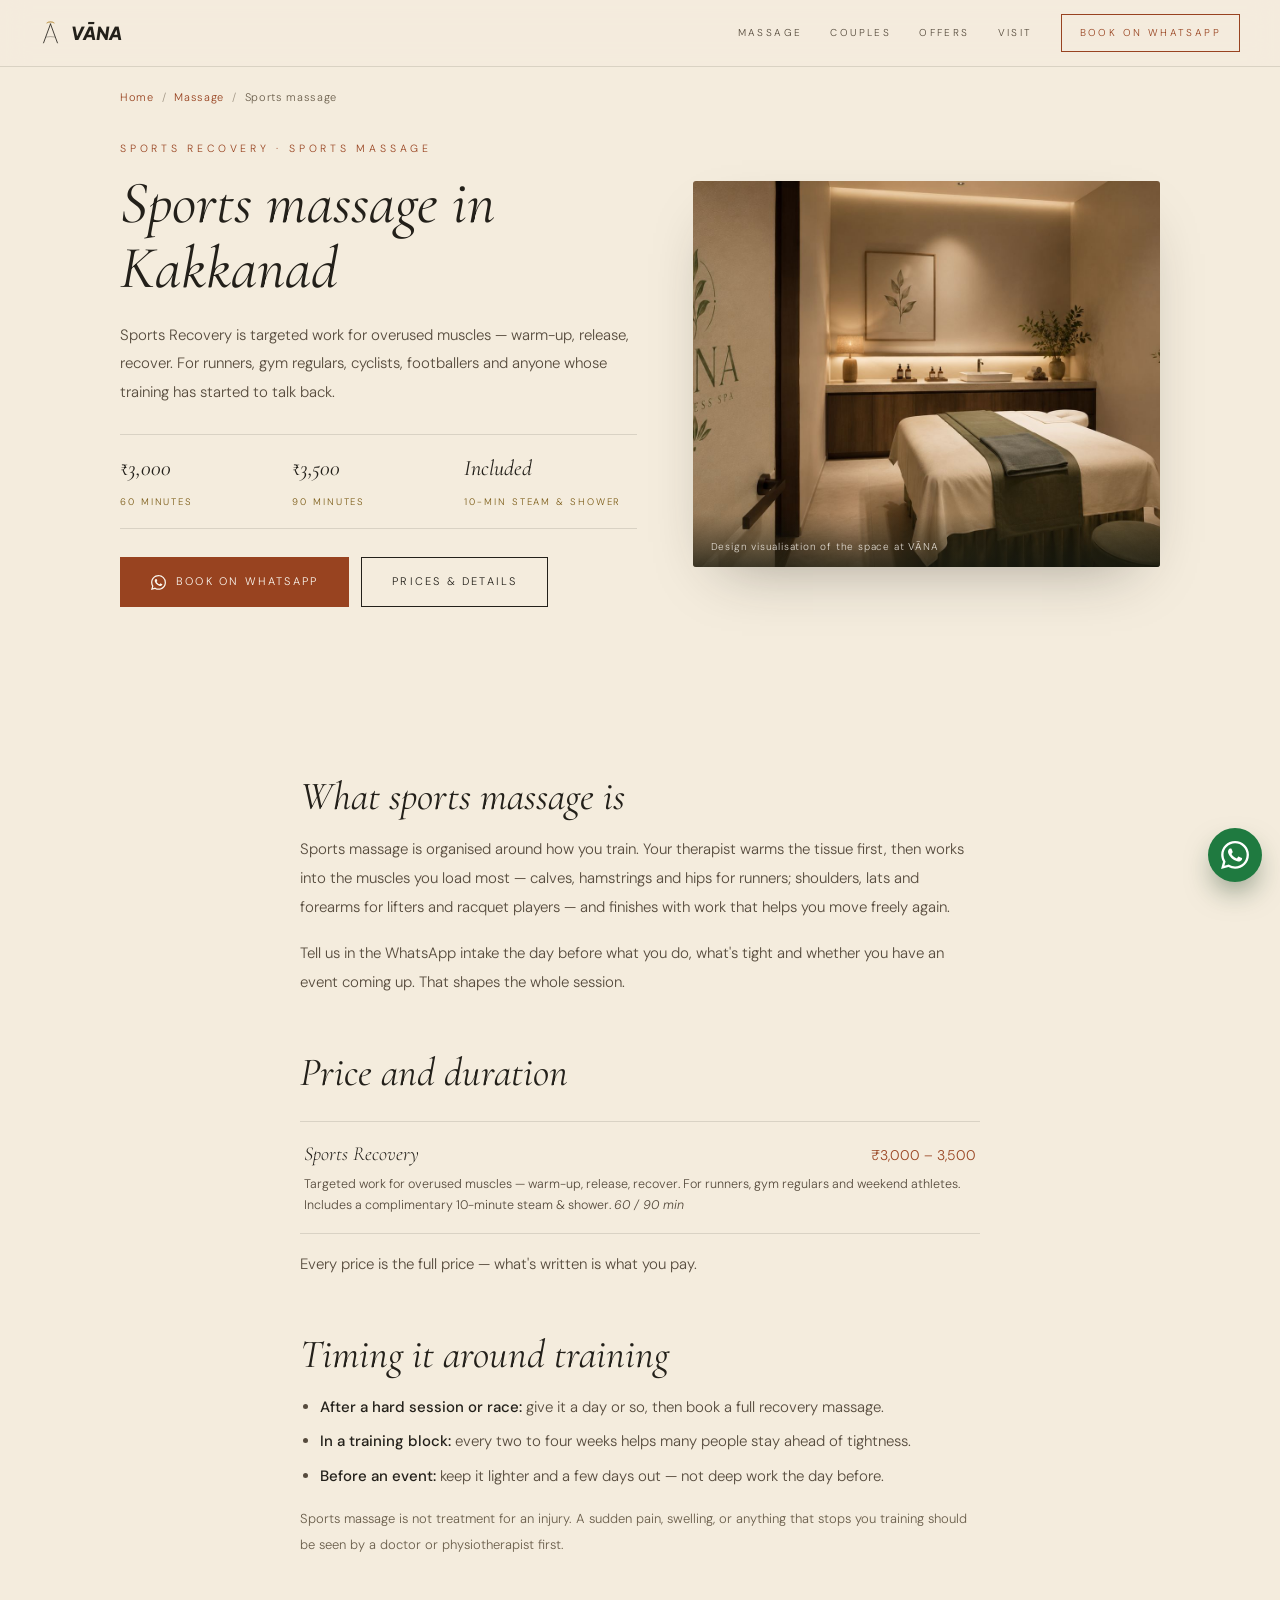
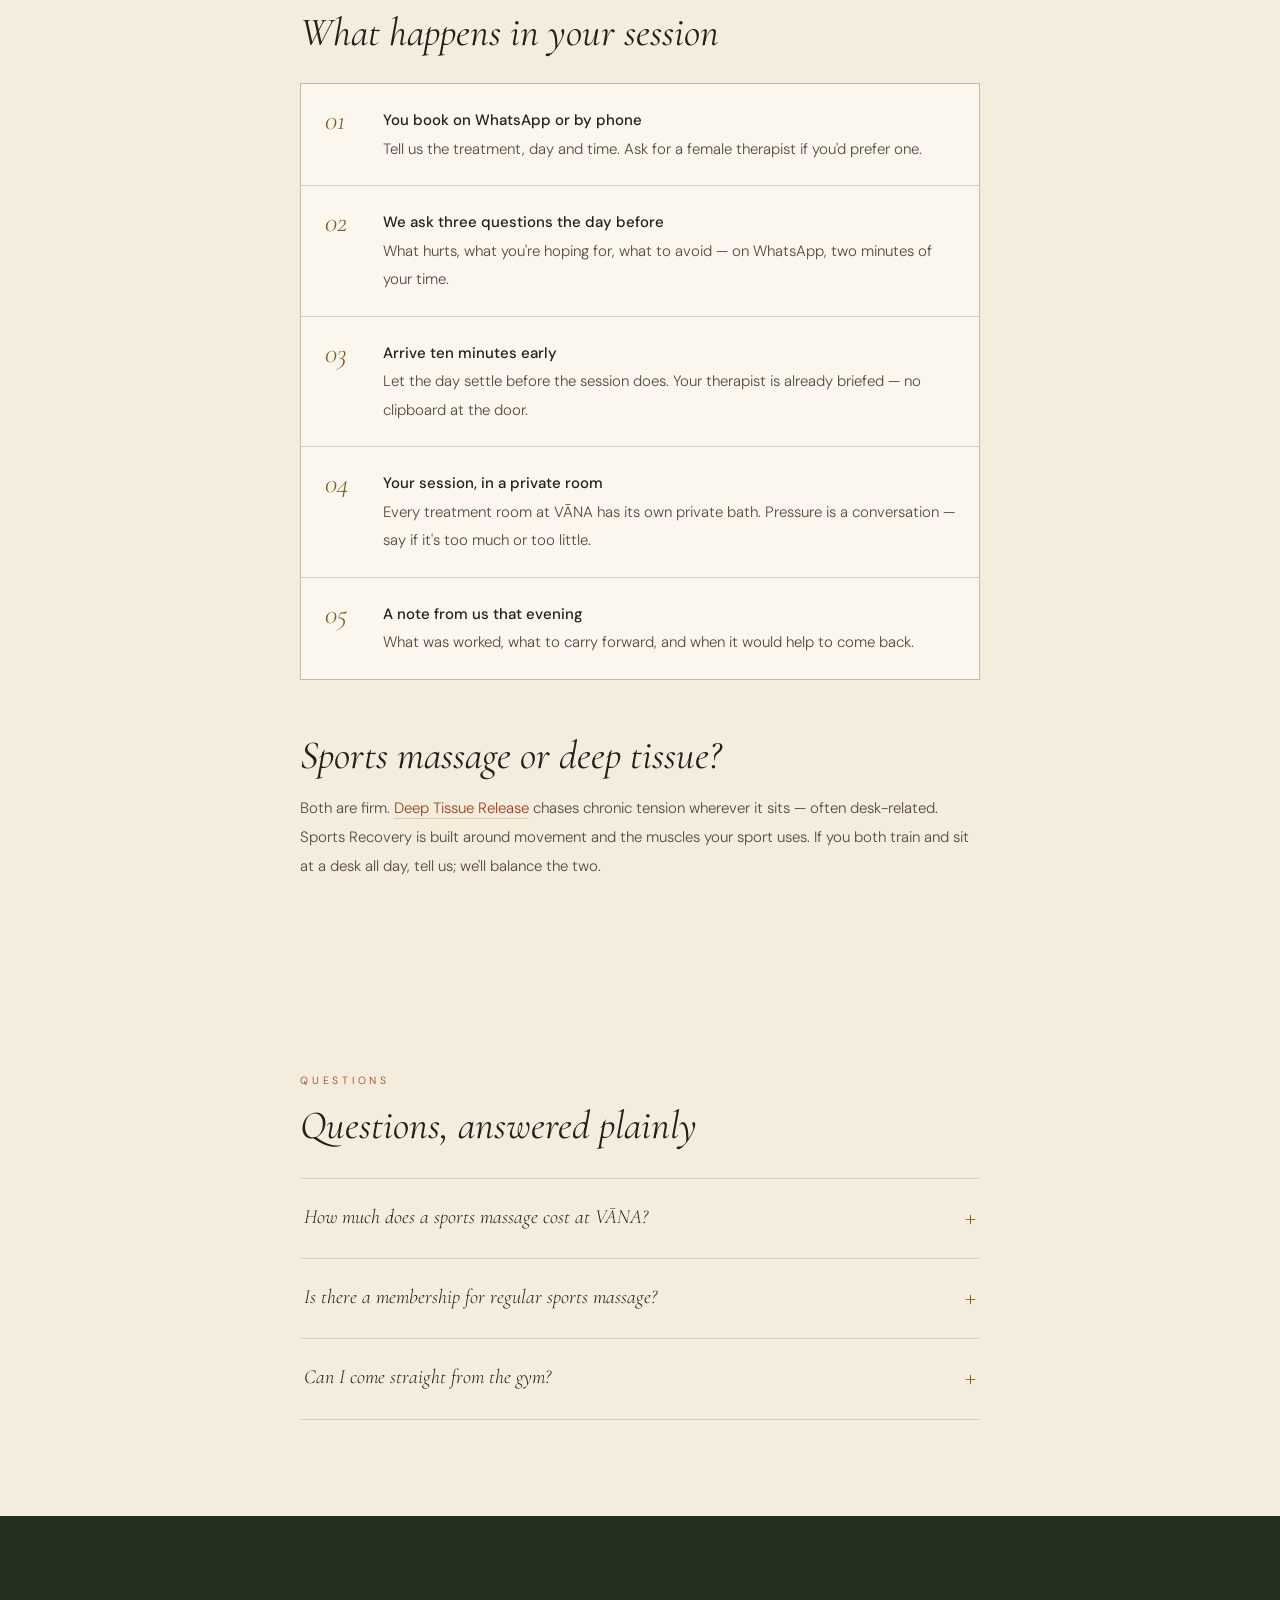
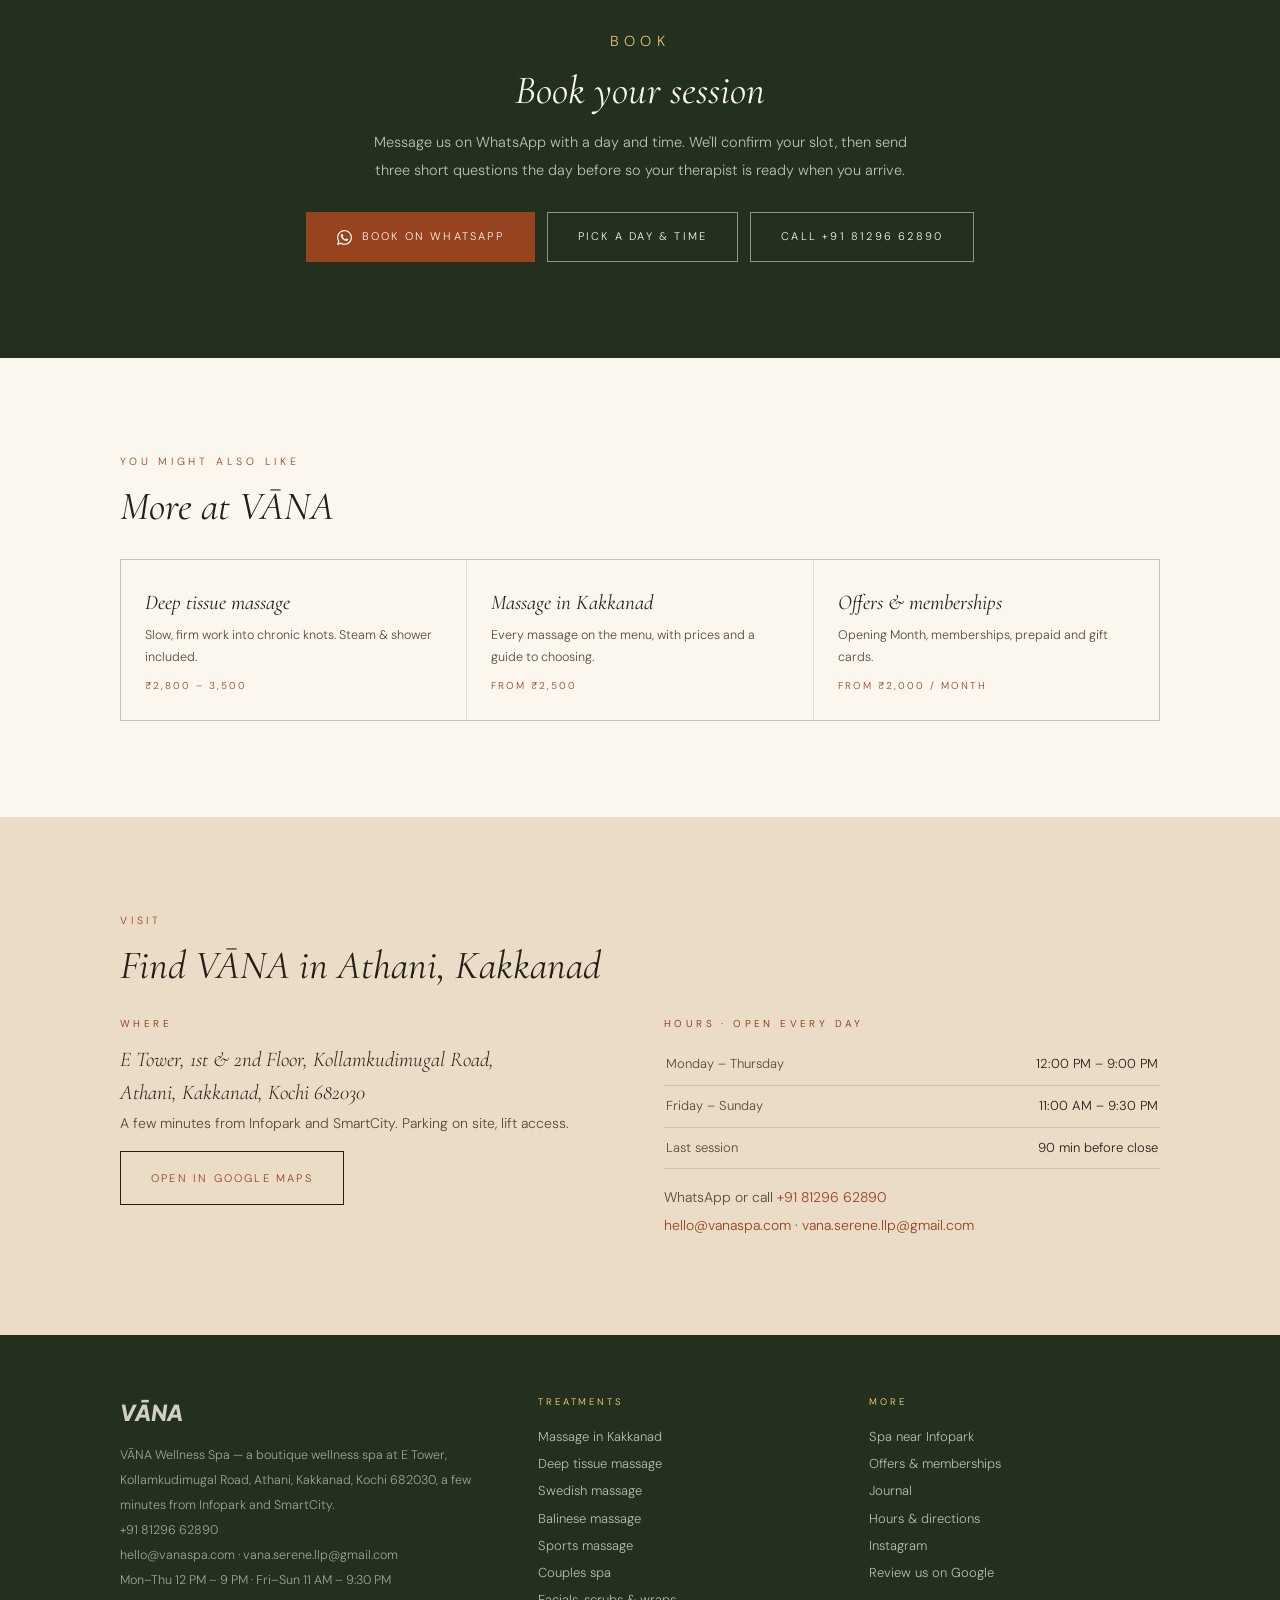
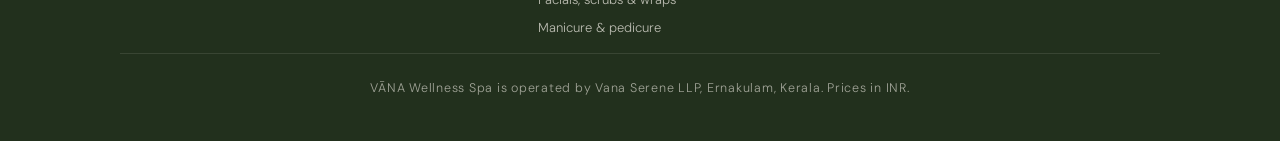
<file: sports-massage-kakkanad/index.html>
<!DOCTYPE html>
<html lang="en">
<head>
<meta charset="UTF-8">
<meta name="viewport" content="width=device-width, initial-scale=1.0">
<script async src="https://www.googletagmanager.com/gtag/js?id=G-7RVEWWMJKN"></script>
<script>window.dataLayer=window.dataLayer||[];function gtag(){dataLayer.push(arguments);}gtag('js',new Date());gtag('config','G-7RVEWWMJKN');
document.addEventListener('click',function(e){var a=e.target.closest&&e.target.closest('a[href]');if(!a)return;var h=a.getAttribute('href'),ev=/wa\.me\//.test(h)?'whatsapp_click':/^tel:/.test(h)?'phone_click':/^mailto:/.test(h)?'email_click':/share\.google|google\.[a-z.]+\/maps/.test(h)?'directions_click':null;if(!ev)return;var s=a.closest('section[id],header,footer,.float-actions,.fa-wa,nav');gtag('event',ev,{link_location:s?(s.id||s.className.split(' ')[0]||s.tagName.toLowerCase()):'page',link_text:(a.textContent.trim()||a.getAttribute('aria-label')||'').slice(0,60)});});</script>
<title>Sports Massage in Kakkanad — VĀNA Wellness Spa, near Infopark</title>
<meta name="description" content="Sports massage in Kakkanad, Kochi: VĀNA&#x27;s Sports Recovery for runners, gym regulars and weekend athletes — warm-up, release, recover. 60 min ₹3,000, 90 min ₹3,500, with complimentary steam &amp; shower.">
<link rel="canonical" href="https://vanaspa.com/sports-massage-kakkanad/">
<meta name="robots" content="index, follow, max-image-preview:large">
<meta name="theme-color" content="#23311E">
<link rel="icon" type="image/x-icon" href="/favicon.ico">
<link rel="icon" href="/favicon.svg" type="image/svg+xml">
<link rel="apple-touch-icon" href="/apple-touch-icon.png">
<meta property="og:type" content="website">
<meta property="og:url" content="https://vanaspa.com/sports-massage-kakkanad/">
<meta property="og:site_name" content="VĀNA Wellness Spa">
<meta property="og:title" content="Sports Massage in Kakkanad — VĀNA Wellness Spa, near Infopark">
<meta property="og:description" content="Sports massage in Kakkanad, Kochi: VĀNA&#x27;s Sports Recovery for runners, gym regulars and weekend athletes — warm-up, release, recover. 60 min ₹3,000, 90 min ₹3,500, with complimentary steam &amp; shower.">
<meta property="og:image" content="https://vanaspa.com/assets/img/treatment-room.jpg">
<meta property="og:locale" content="en_IN">
<meta name="twitter:card" content="summary_large_image">
<link rel="preconnect" href="https://fonts.googleapis.com">
<link rel="preconnect" href="https://fonts.gstatic.com" crossorigin>
<link href="https://fonts.googleapis.com/css2?family=Cormorant+Garamond:ital,wght@0,400;0,500;1,400;1,500&family=DM+Sans:wght@300;400;500&family=Plus+Jakarta+Sans:ital,wght@1,800&display=swap" rel="stylesheet">
<link rel="stylesheet" href="/assets/css/pages.css">
<script type="application/ld+json">
{
 "@context": "https://schema.org",
 "@graph": [
  {
   "@type": "DaySpa",
   "@id": "https://vanaspa.com/#business",
   "name": "VĀNA Wellness Spa",
   "url": "https://vanaspa.com/",
   "telephone": "+918129662890",
   "image": "https://vanaspa.com/assets/og-image.jpg",
   "priceRange": "₹₹",
   "address": {
    "@type": "PostalAddress",
    "streetAddress": "E Tower, 1st & 2nd Floor, Kollamkudimugal Road, Athani",
    "addressLocality": "Kakkanad, Kochi",
    "addressRegion": "Kerala",
    "postalCode": "682030",
    "addressCountry": "IN"
   }
  },
  {
   "@type": "WebPage",
   "@id": "https://vanaspa.com/sports-massage-kakkanad/#webpage",
   "url": "https://vanaspa.com/sports-massage-kakkanad/",
   "name": "Sports Massage in Kakkanad — VĀNA Wellness Spa, near Infopark",
   "description": "Sports massage in Kakkanad, Kochi: VĀNA's Sports Recovery for runners, gym regulars and weekend athletes — warm-up, release, recover. 60 min ₹3,000, 90 min ₹3,500, with complimentary steam & shower.",
   "isPartOf": {
    "@id": "https://vanaspa.com/#website"
   },
   "about": {
    "@id": "https://vanaspa.com/#business"
   },
   "primaryImageOfPage": "https://vanaspa.com/assets/img/treatment-room.jpg"
  },
  {
   "@type": "BreadcrumbList",
   "itemListElement": [
    {
     "@type": "ListItem",
     "position": 1,
     "name": "Home",
     "item": "https://vanaspa.com/"
    },
    {
     "@type": "ListItem",
     "position": 2,
     "name": "Massage",
     "item": "https://vanaspa.com/massage-kakkanad/"
    },
    {
     "@type": "ListItem",
     "position": 3,
     "name": "Sports massage",
     "item": "https://vanaspa.com/sports-massage-kakkanad/"
    }
   ]
  },
  {
   "@type": "Service",
   "@id": "https://vanaspa.com/sports-massage-kakkanad/#service",
   "name": "Sports Recovery — sports massage",
   "serviceType": "Sports massage",
   "description": "Sports massage in Kakkanad, Kochi: VĀNA's Sports Recovery for runners, gym regulars and weekend athletes — warm-up, release, recover. 60 min ₹3,000, 90 min ₹3,500, with complimentary steam & shower.",
   "provider": {
    "@id": "https://vanaspa.com/#business"
   },
   "areaServed": [
    "Kakkanad",
    "Athani",
    "Infopark",
    "SmartCity Kochi",
    "Thrikkakara",
    "Kochi"
   ],
   "offers": [
    {
     "@type": "Offer",
     "name": "Sports Recovery — 60 minutes",
     "price": "3000",
     "priceCurrency": "INR",
     "url": "https://vanaspa.com/sports-massage-kakkanad/"
    },
    {
     "@type": "Offer",
     "name": "Sports Recovery — 90 minutes",
     "price": "3500",
     "priceCurrency": "INR",
     "url": "https://vanaspa.com/sports-massage-kakkanad/"
    }
   ]
  },
  {
   "@type": "FAQPage",
   "mainEntity": [
    {
     "@type": "Question",
     "name": "How much does a sports massage cost at VĀNA?",
     "acceptedAnswer": {
      "@type": "Answer",
      "text": "₹3,000 for 60 minutes and ₹3,500 for 90 minutes, with a complimentary 10-minute steam and shower."
     }
    },
    {
     "@type": "Question",
     "name": "Is there a membership for regular sports massage?",
     "acceptedAnswer": {
      "@type": "Answer",
      "text": "Yes. The Monthly Deep (₹2,500 a month) covers one 60-minute Deep Tissue or Sports session every month, with steam included. The Deep Five pack is ₹12,500. See offers and memberships."
     }
    },
    {
     "@type": "Question",
     "name": "Can I come straight from the gym?",
     "acceptedAnswer": {
      "@type": "Answer",
      "text": "Yes — every treatment room has a private bath, and your session includes a steam and shower."
     }
    }
   ]
  }
 ]
}
</script>
</head>
<body>
<header class="site-head">
  <a class="head-brand" href="/" aria-label="VĀNA Wellness Spa — home">
    <svg class="head-mark" viewBox="0 0 200 240" fill="none" aria-hidden="true"><g stroke="#B0832E" stroke-linecap="round"><path d="M 65 24 C 80 12 120 12 135 24" stroke-width="7"/><path d="M 74 17 C 86 9 114 9 126 17" stroke-width="5" opacity="0.6"/></g><g stroke="#23201A" stroke-linecap="round"><path d="M 100 34 L 34 214" stroke-width="8"/><path d="M 100 34 L 166 214" stroke-width="8"/><path d="M 60 158 Q 100 150 140 158" stroke-width="5" opacity="0.65"/></g></svg>
    <span class="head-word">VĀNA</span>
  </a>
  <nav class="head-nav" aria-label="Main">
    <a href="/massage-kakkanad/">Massage</a>
    <a href="/couples-spa-kakkanad/">Couples</a>
    <a href="/offers/">Offers</a>
    <a href="/#visit">Visit</a>
    <a class="head-cta" href="https://wa.me/918129662890?text=Hi%2C%20I%27d%20like%20to%20book%20a%20Sports%20massage%20at%20V%C4%80NA." target="_blank" rel="noopener">Book on WhatsApp</a>
  </nav>
</header>
<main>
<div class="wrap">
  <nav class="crumbs" aria-label="Breadcrumb"><a href="/">Home</a><span>/</span><a href="/massage-kakkanad/">Massage</a><span>/</span>Sports massage</nav>
  <section class="p-hero">
    <div>
      <p class="eyebrow">Sports Recovery · Sports massage</p>
      <h1>Sports massage in Kakkanad</h1>
      <p class="p-lede">Sports Recovery is targeted work for overused muscles — warm-up, release, recover. For runners, gym regulars, cyclists, footballers and anyone whose training has started to talk back.</p>
      <div class="p-facts"><div><b>₹3,000</b><small>60 minutes</small></div><div><b>₹3,500</b><small>90 minutes</small></div><div><b>Included</b><small>10-min steam &amp; shower</small></div></div>
      <div class="p-ctas">
        <a class="btn btn-primary" href="https://wa.me/918129662890?text=Hi%2C%20I%27d%20like%20to%20book%20a%20Sports%20massage%20at%20V%C4%80NA." target="_blank" rel="noopener"><svg viewBox="0 0 24 24" aria-hidden="true"><path d="M17.472 14.382c-.297-.149-1.758-.867-2.03-.967-.273-.099-.471-.148-.67.15-.197.297-.767.966-.94 1.164-.173.199-.347.223-.644.075-.297-.15-1.255-.463-2.39-1.475-.883-.788-1.48-1.761-1.653-2.059-.173-.297-.018-.458.13-.606.134-.133.298-.347.446-.52.149-.174.198-.298.298-.497.099-.198.05-.371-.025-.52-.075-.149-.669-1.612-.916-2.207-.242-.579-.487-.5-.669-.51-.173-.008-.371-.01-.57-.01-.198 0-.52.074-.792.372-.272.297-1.04 1.016-1.04 2.479 0 1.462 1.065 2.875 1.213 3.074.149.198 2.096 3.2 5.077 4.487.709.306 1.262.489 1.694.625.712.227 1.36.195 1.871.118.571-.085 1.758-.719 2.006-1.413.248-.694.248-1.289.173-1.413-.074-.124-.272-.198-.57-.347m-5.421 7.403h-.004a9.87 9.87 0 01-5.031-1.378l-.361-.214-3.741.982.998-3.648-.235-.374a9.86 9.86 0 01-1.51-5.26c.001-5.45 4.436-9.884 9.888-9.884 2.64 0 5.122 1.03 6.988 2.898a9.825 9.825 0 012.893 6.994c-.003 5.45-4.437 9.884-9.885 9.884m8.413-18.297A11.815 11.815 0 0012.05 0C5.495 0 .16 5.335.157 11.892c0 2.096.547 4.142 1.588 5.945L.057 24l6.305-1.654a11.882 11.882 0 005.683 1.448h.005c6.554 0 11.89-5.335 11.893-11.893a11.821 11.821 0 00-3.48-8.413z"/></svg>Book on WhatsApp</a>
        <a class="btn btn-dark" href="#details">Prices &amp; details</a>
      </div>
    </div>
    <figure class="p-figure">
      <img src="/assets/img/treatment-room.jpg" alt="A private treatment room at VĀNA Wellness Spa prepared for a sports massage">
      <figcaption>Design visualisation of the space at VĀNA</figcaption>
    </figure>
  </section>
</div>
<section class="band " id="details"><div class="wrap narrow prose">
<h2>What sports massage is</h2>
<p>Sports massage is organised around how you train. Your therapist warms the tissue first, then works into the muscles you load most — calves, hamstrings and hips for runners; shoulders, lats and forearms for lifters and racquet players — and finishes with work that helps you move freely again.</p>
<p>Tell us in the WhatsApp intake the day before what you do, what's tight and whether you have an event coming up. That shapes the whole session.</p>
<h2>Price and duration</h2>
<div class="prices"><div class="price-row"><span class="nm">Sports Recovery</span><span class="pr">₹3,000 – 3,500</span><span class="ds">Targeted work for overused muscles — warm-up, release, recover. For runners, gym regulars and weekend athletes. Includes a complimentary 10-minute steam &amp; shower. <em>60 / 90 min</em></span></div></div><p class="price-note">Every price is the full price — what's written is what you pay.</p>
<h2>Timing it around training</h2>
<ul>
<li><strong>After a hard session or race:</strong> give it a day or so, then book a full recovery massage.</li>
<li><strong>In a training block:</strong> every two to four weeks helps many people stay ahead of tightness.</li>
<li><strong>Before an event:</strong> keep it lighter and a few days out — not deep work the day before.</li>
</ul>
<p class="note">Sports massage is not treatment for an injury. A sudden pain, swelling, or anything that stops you training should be seen by a doctor or physiotherapist first.</p>
<h2>What happens in your session</h2>
<ol class="steps">
  <li><span class="n">01</span><div><b>You book on WhatsApp or by phone</b>Tell us the treatment, day and time. Ask for a female therapist if you'd prefer one.</div></li>
  <li><span class="n">02</span><div><b>We ask three questions the day before</b>What hurts, what you're hoping for, what to avoid — on WhatsApp, two minutes of your time.</div></li>
  <li><span class="n">03</span><div><b>Arrive ten minutes early</b>Let the day settle before the session does. Your therapist is already briefed — no clipboard at the door.</div></li>
  <li><span class="n">04</span><div><b>Your session, in a private room</b>Every treatment room at VĀNA has its own private bath. Pressure is a conversation — say if it's too much or too little.</div></li>
  <li><span class="n">05</span><div><b>A note from us that evening</b>What was worked, what to carry forward, and when it would help to come back.</div></li>
</ol>
<h2>Sports massage or deep tissue?</h2>
<p>Both are firm. <a href="/deep-tissue-massage-kakkanad/">Deep Tissue Release</a> chases chronic tension wherever it sits — often desk-related. Sports Recovery is built around movement and the muscles your sport uses. If you both train and sit at a desk all day, tell us; we'll balance the two.</p>
</div></section>
<section class="band"><div class="wrap narrow"><p class="eyebrow">Questions</p><h2 style="margin-top:12px">Questions, answered plainly</h2><div class="faq"><details><summary>How much does a sports massage cost at VĀNA?</summary><p>₹3,000 for 60 minutes and ₹3,500 for 90 minutes, with a complimentary 10-minute steam and shower.</p></details><details><summary>Is there a membership for regular sports massage?</summary><p>Yes. The Monthly Deep (₹2,500 a month) covers one 60-minute Deep Tissue or Sports session every month, with steam included. The Deep Five pack is ₹12,500. See <a href="/offers/">offers and memberships</a>.</p></details><details><summary>Can I come straight from the gym?</summary><p>Yes — every treatment room has a private bath, and your session includes a steam and shower.</p></details></div></div></section>
<section class="band band-forest cta-band" id="book">
  <div class="wrap">
    <p class="eyebrow">Book</p>
    <h2 style="margin-top:12px">Book your session</h2>
    <p>Message us on WhatsApp with a day and time. We'll confirm your slot, then send three short questions the day before so your therapist is ready when you arrive.</p>
    <div class="p-ctas">
      <a class="btn btn-primary" href="https://wa.me/918129662890?text=Hi%2C%20I%27d%20like%20to%20book%20a%20Sports%20massage%20at%20V%C4%80NA." target="_blank" rel="noopener"><svg viewBox="0 0 24 24" aria-hidden="true"><path d="M17.472 14.382c-.297-.149-1.758-.867-2.03-.967-.273-.099-.471-.148-.67.15-.197.297-.767.966-.94 1.164-.173.199-.347.223-.644.075-.297-.15-1.255-.463-2.39-1.475-.883-.788-1.48-1.761-1.653-2.059-.173-.297-.018-.458.13-.606.134-.133.298-.347.446-.52.149-.174.198-.298.298-.497.099-.198.05-.371-.025-.52-.075-.149-.669-1.612-.916-2.207-.242-.579-.487-.5-.669-.51-.173-.008-.371-.01-.57-.01-.198 0-.52.074-.792.372-.272.297-1.04 1.016-1.04 2.479 0 1.462 1.065 2.875 1.213 3.074.149.198 2.096 3.2 5.077 4.487.709.306 1.262.489 1.694.625.712.227 1.36.195 1.871.118.571-.085 1.758-.719 2.006-1.413.248-.694.248-1.289.173-1.413-.074-.124-.272-.198-.57-.347m-5.421 7.403h-.004a9.87 9.87 0 01-5.031-1.378l-.361-.214-3.741.982.998-3.648-.235-.374a9.86 9.86 0 01-1.51-5.26c.001-5.45 4.436-9.884 9.888-9.884 2.64 0 5.122 1.03 6.988 2.898a9.825 9.825 0 012.893 6.994c-.003 5.45-4.437 9.884-9.885 9.884m8.413-18.297A11.815 11.815 0 0012.05 0C5.495 0 .16 5.335.157 11.892c0 2.096.547 4.142 1.588 5.945L.057 24l6.305-1.654a11.882 11.882 0 005.683 1.448h.005c6.554 0 11.89-5.335 11.893-11.893a11.821 11.821 0 00-3.48-8.413z"/></svg>Book on WhatsApp</a>
      <a class="btn btn-light" href="/?book=sports#book">Pick a day &amp; time</a>
      <a class="btn btn-light" href="tel:+918129662890">Call +91 81296 62890</a>
    </div>
  </div>
</section>
<section class="band band-cream"><div class="wrap"><p class="eyebrow">You might also like</p><h2 style="margin-top:12px">More at VĀNA</h2><div class="related"><a href="/deep-tissue-massage-kakkanad/"><b>Deep tissue massage</b><span>Slow, firm work into chronic knots. Steam &amp; shower included.</span><em>₹2,800 – 3,500</em></a><a href="/massage-kakkanad/"><b>Massage in Kakkanad</b><span>Every massage on the menu, with prices and a guide to choosing.</span><em>From ₹2,500</em></a><a href="/offers/"><b>Offers &amp; memberships</b><span>Opening Month, memberships, prepaid and gift cards.</span><em>From ₹2,000 / month</em></a></div></div></section>
<section class="band band-sand" id="visit">
  <div class="wrap">
    <p class="eyebrow">Visit</p>
    <h2 style="margin-top:12px">Find VĀNA in Athani, Kakkanad</h2>
    <div class="visit">
      <div>
        <h3>Where</h3>
        <p class="big">E Tower, 1st &amp; 2nd Floor, Kollamkudimugal Road,<br>Athani, Kakkanad, Kochi 682030</p>
        <p>A few minutes from Infopark and SmartCity. Parking on site, lift access.</p>
        <p style="margin-top:14px"><a class="btn btn-dark" href="https://share.google/J33BrEqedsUDC5wgM" target="_blank" rel="noopener">Open in Google Maps</a></p>
      </div>
      <div>
        <h3>Hours · Open every day</h3>
        <div class="hrs"><span>Monday – Thursday</span><span>12:00 PM – 9:00 PM</span></div>
        <div class="hrs"><span>Friday – Sunday</span><span>11:00 AM – 9:30 PM</span></div>
        <div class="hrs"><span>Last session</span><span>90 min before close</span></div>
        <p style="margin-top:14px">WhatsApp or call <a href="tel:+918129662890">+91 81296 62890</a><br><a href="mailto:hello@vanaspa.com">hello@vanaspa.com</a> · <a href="mailto:vana.serene.llp@gmail.com">vana.serene.llp@gmail.com</a></p>
      </div>
    </div>
  </div>
</section>
</main>
<footer class="site-foot">
  <div class="wrap">
    <div class="foot-grid">
      <div>
        <div class="foot-brand">VĀNA</div>
        <p>VĀNA Wellness Spa — a boutique wellness spa at E Tower, Kollamkudimugal Road, Athani, Kakkanad, Kochi 682030, a few minutes from Infopark and SmartCity.<br>
        <a href="tel:+918129662890">+91 81296 62890</a><br><a href="mailto:hello@vanaspa.com">hello@vanaspa.com</a> · <a href="mailto:vana.serene.llp@gmail.com">vana.serene.llp@gmail.com</a><br>
        Mon–Thu 12 PM – 9 PM · Fri–Sun 11 AM – 9:30 PM</p>
      </div>
      <div><h4>Treatments</h4><ul><li><a href="/massage-kakkanad/">Massage in Kakkanad</a></li><li><a href="/deep-tissue-massage-kakkanad/">Deep tissue massage</a></li><li><a href="/swedish-massage-kakkanad/">Swedish massage</a></li><li><a href="/balinese-massage-kakkanad/">Balinese massage</a></li><li><a href="/sports-massage-kakkanad/">Sports massage</a></li><li><a href="/couples-spa-kakkanad/">Couples spa</a></li><li><a href="/facials-body-care/">Facials, scrubs &amp; wraps</a></li><li><a href="/manicure-pedicure-kakkanad/">Manicure &amp; pedicure</a></li></ul></div>
      <div><h4>More</h4><ul><li><a href="/spa-near-infopark/">Spa near Infopark</a></li><li><a href="/offers/">Offers &amp; memberships</a></li><li><a href="/journal/">Journal</a></li><li><a href="/#visit">Hours &amp; directions</a></li><li><a href="https://www.instagram.com/vana_wellness_spa/" target="_blank" rel="noopener">Instagram</a></li><li><a href="https://g.page/r/CfdIXf59w68UEBM/review" target="_blank" rel="noopener">Review us on Google</a></li></ul></div>
    </div>
    <p class="foot-legal">VĀNA Wellness Spa is operated by Vana Serene LLP, Ernakulam, Kerala. Prices in INR.</p>
  </div>
</footer>
<a class="fa-wa" href="https://wa.me/918129662890?text=Hi%2C%20I%27d%20like%20to%20book%20a%20Sports%20massage%20at%20V%C4%80NA." target="_blank" rel="noopener" aria-label="Message VĀNA on WhatsApp"><svg viewBox="0 0 24 24" aria-hidden="true"><path d="M17.472 14.382c-.297-.149-1.758-.867-2.03-.967-.273-.099-.471-.148-.67.15-.197.297-.767.966-.94 1.164-.173.199-.347.223-.644.075-.297-.15-1.255-.463-2.39-1.475-.883-.788-1.48-1.761-1.653-2.059-.173-.297-.018-.458.13-.606.134-.133.298-.347.446-.52.149-.174.198-.298.298-.497.099-.198.05-.371-.025-.52-.075-.149-.669-1.612-.916-2.207-.242-.579-.487-.5-.669-.51-.173-.008-.371-.01-.57-.01-.198 0-.52.074-.792.372-.272.297-1.04 1.016-1.04 2.479 0 1.462 1.065 2.875 1.213 3.074.149.198 2.096 3.2 5.077 4.487.709.306 1.262.489 1.694.625.712.227 1.36.195 1.871.118.571-.085 1.758-.719 2.006-1.413.248-.694.248-1.289.173-1.413-.074-.124-.272-.198-.57-.347m-5.421 7.403h-.004a9.87 9.87 0 01-5.031-1.378l-.361-.214-3.741.982.998-3.648-.235-.374a9.86 9.86 0 01-1.51-5.26c.001-5.45 4.436-9.884 9.888-9.884 2.64 0 5.122 1.03 6.988 2.898a9.825 9.825 0 012.893 6.994c-.003 5.45-4.437 9.884-9.885 9.884m8.413-18.297A11.815 11.815 0 0012.05 0C5.495 0 .16 5.335.157 11.892c0 2.096.547 4.142 1.588 5.945L.057 24l6.305-1.654a11.882 11.882 0 005.683 1.448h.005c6.554 0 11.89-5.335 11.893-11.893a11.821 11.821 0 00-3.48-8.413z"/></svg></a>
</body>
</html>
</file>
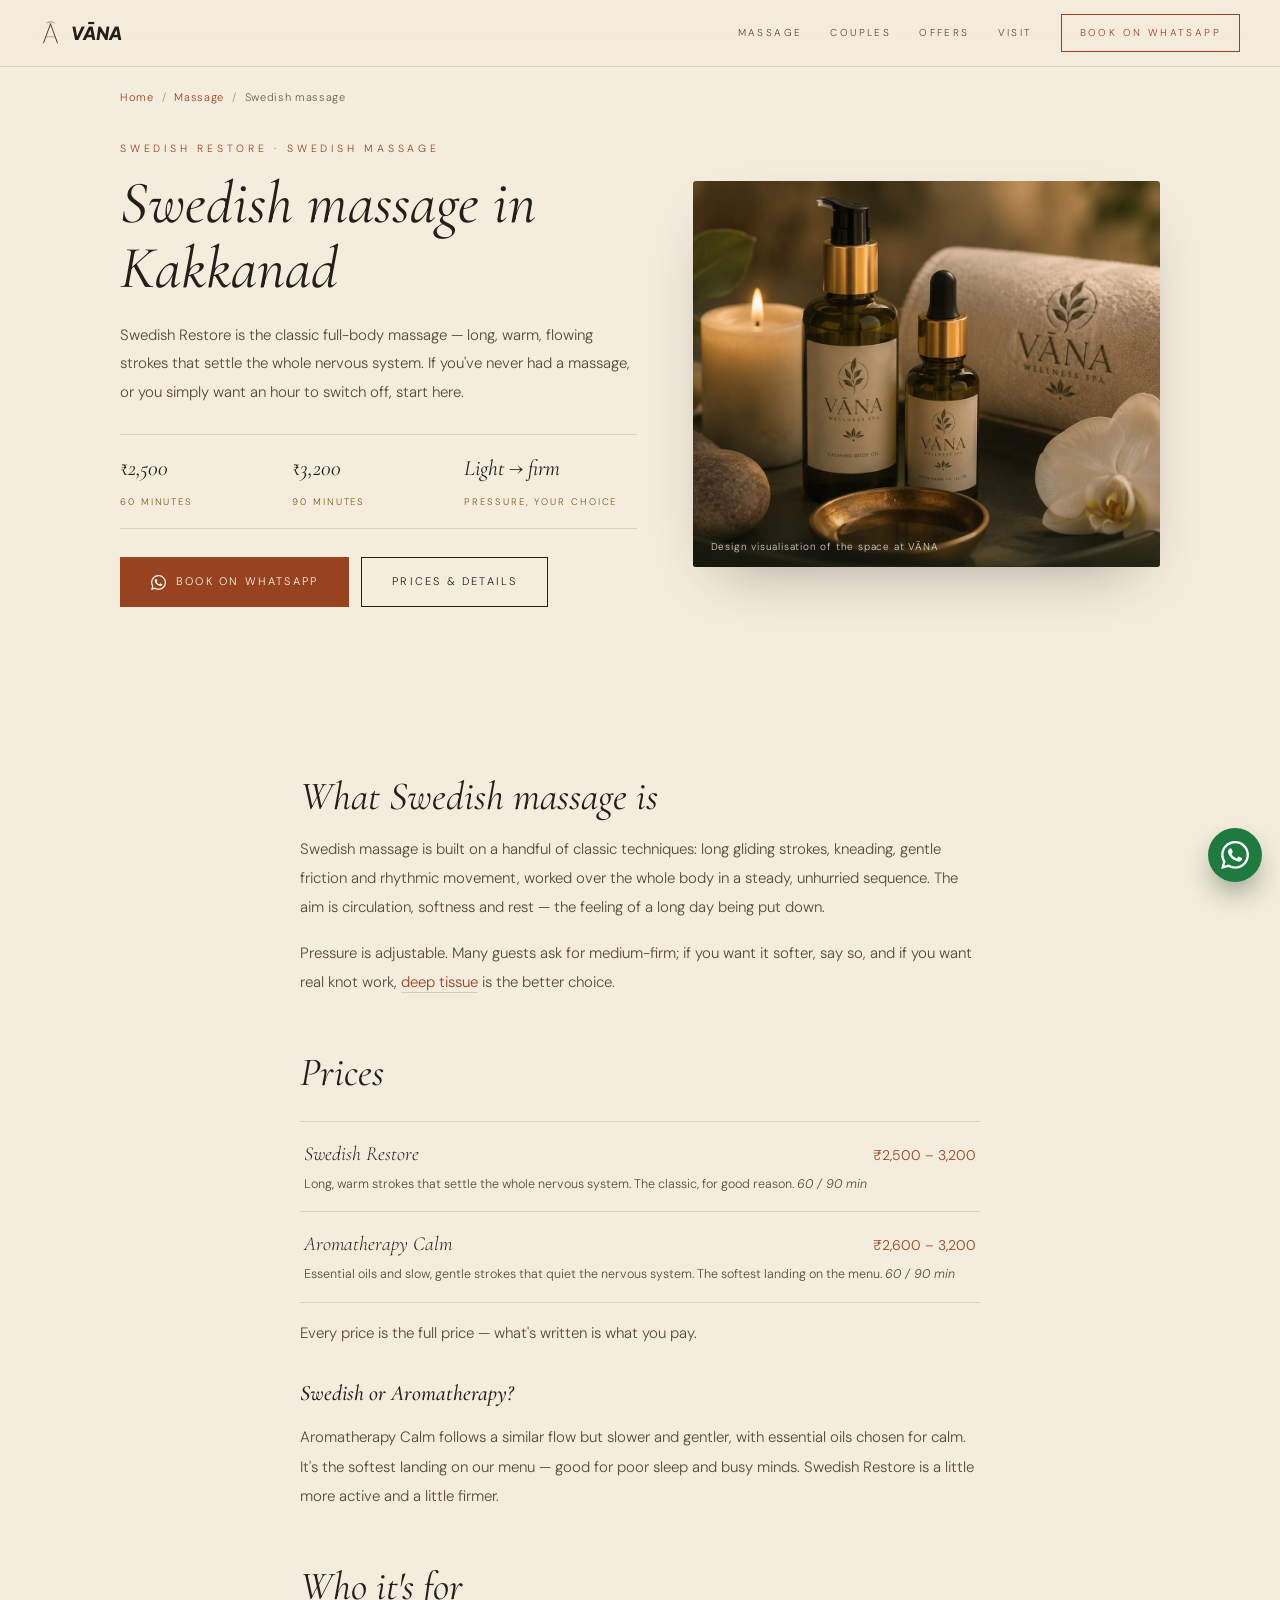
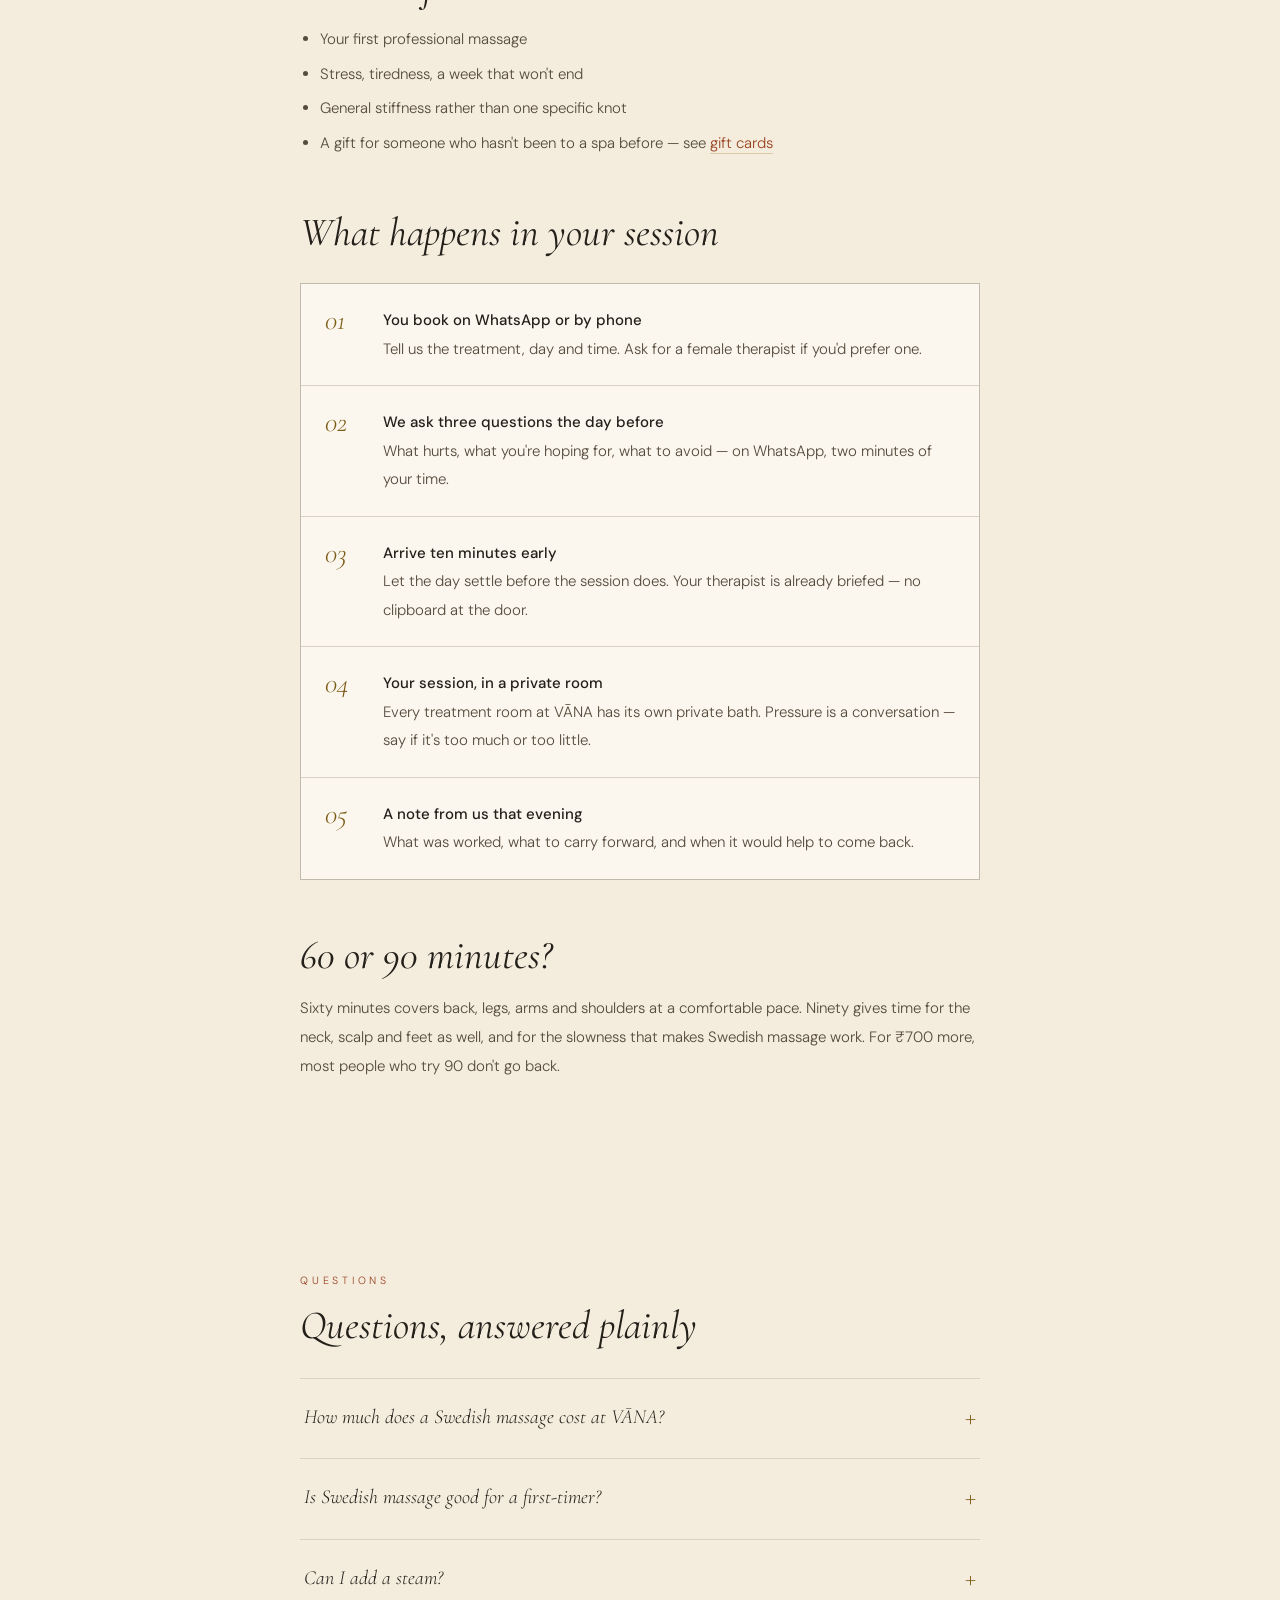
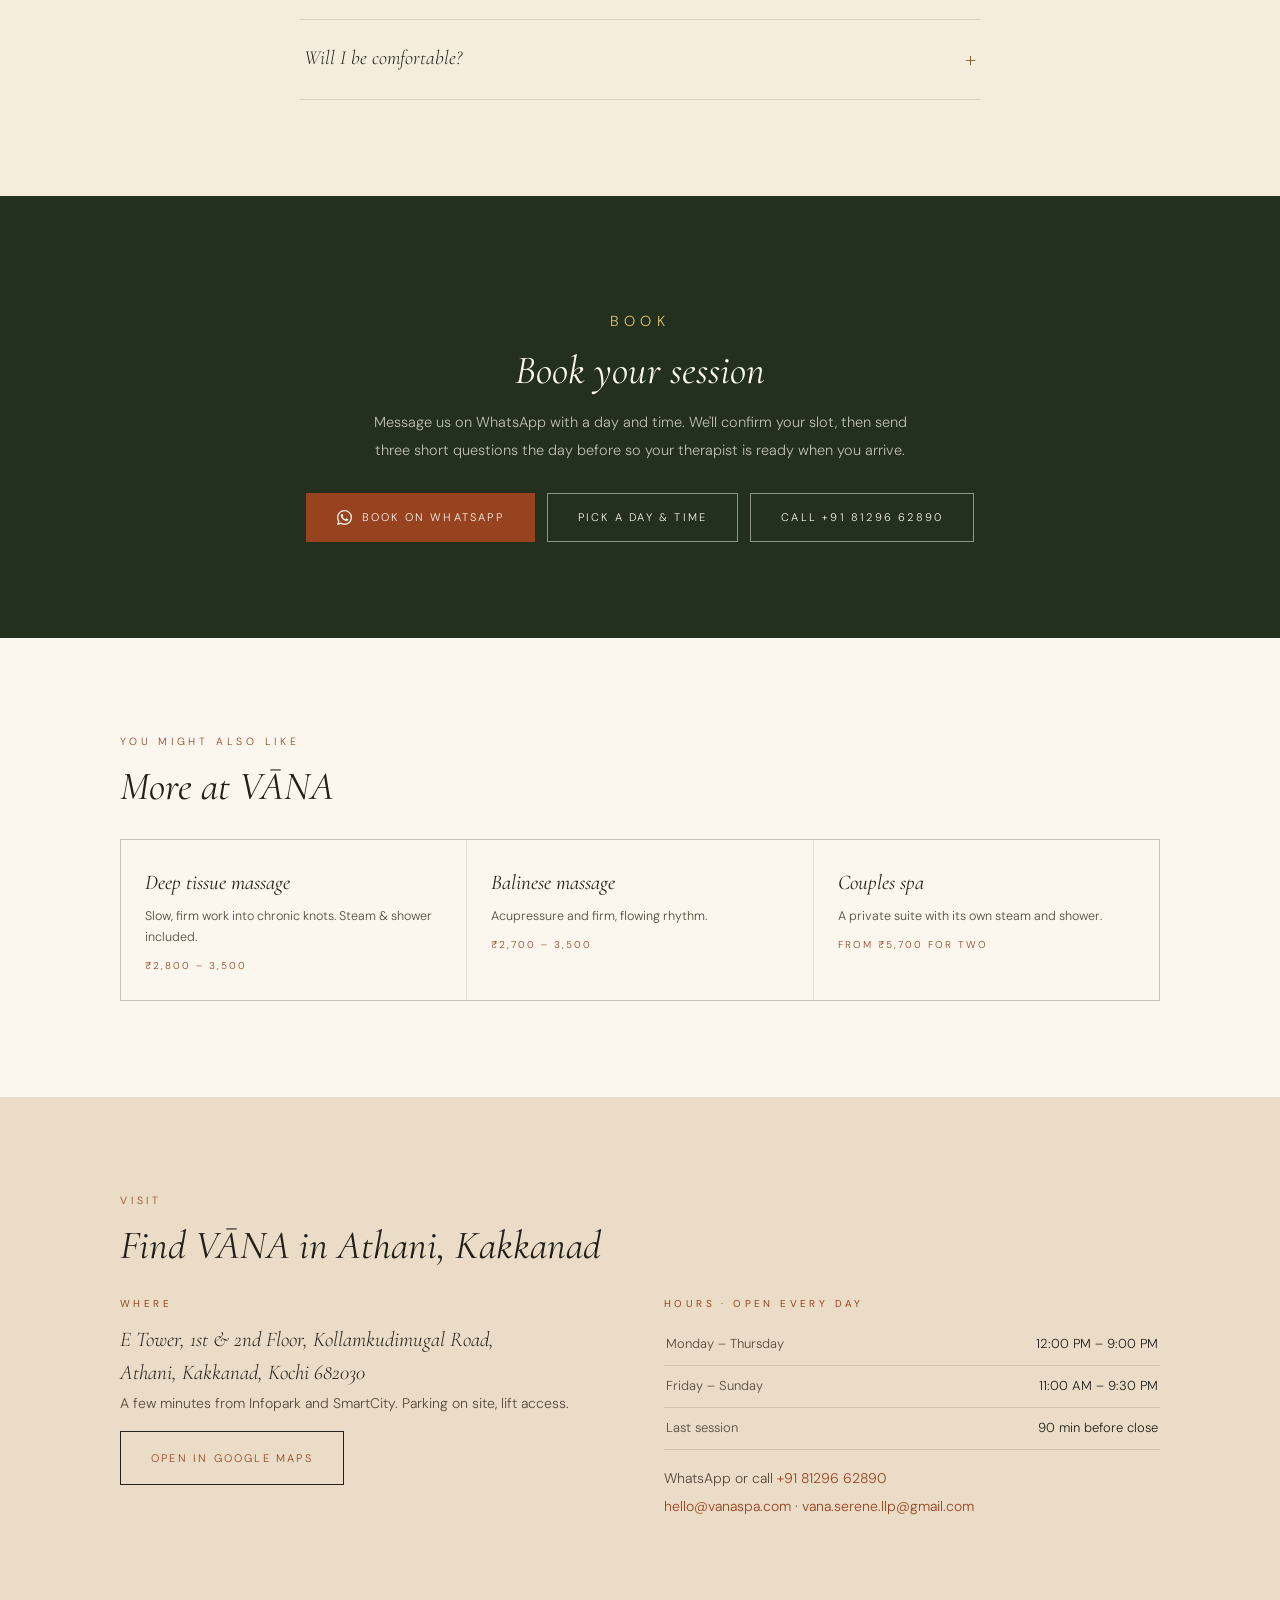
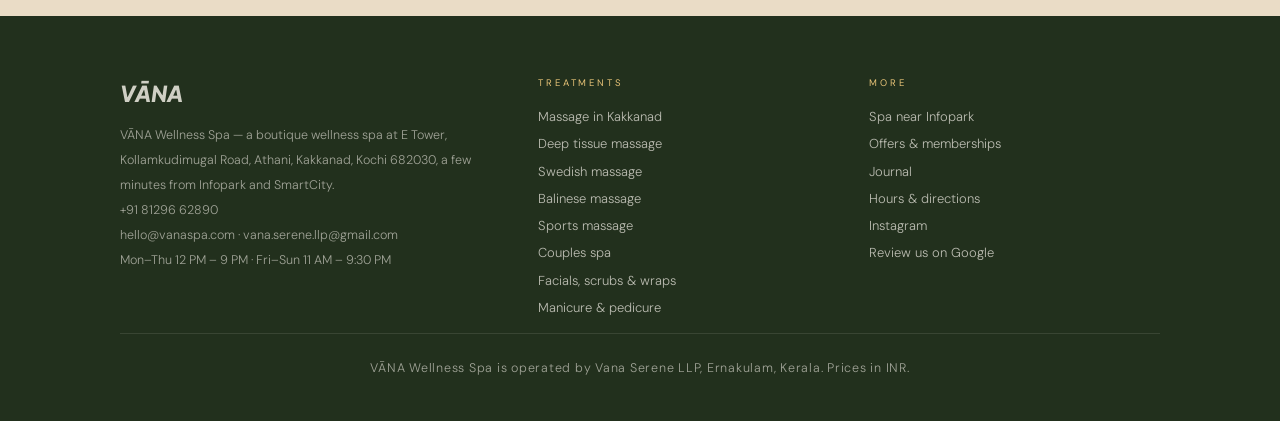
<file: swedish-massage-kakkanad/index.html>
<!DOCTYPE html>
<html lang="en">
<head>
<meta charset="UTF-8">
<meta name="viewport" content="width=device-width, initial-scale=1.0">
<script async src="https://www.googletagmanager.com/gtag/js?id=G-7RVEWWMJKN"></script>
<script>window.dataLayer=window.dataLayer||[];function gtag(){dataLayer.push(arguments);}gtag('js',new Date());gtag('config','G-7RVEWWMJKN');
document.addEventListener('click',function(e){var a=e.target.closest&&e.target.closest('a[href]');if(!a)return;var h=a.getAttribute('href'),ev=/wa\.me\//.test(h)?'whatsapp_click':/^tel:/.test(h)?'phone_click':/^mailto:/.test(h)?'email_click':/share\.google|google\.[a-z.]+\/maps/.test(h)?'directions_click':null;if(!ev)return;var s=a.closest('section[id],header,footer,.float-actions,.fa-wa,nav');gtag('event',ev,{link_location:s?(s.id||s.className.split(' ')[0]||s.tagName.toLowerCase()):'page',link_text:(a.textContent.trim()||a.getAttribute('aria-label')||'').slice(0,60)});});</script>
<title>Swedish Massage in Kakkanad — VĀNA Wellness Spa, Athani</title>
<meta name="description" content="Swedish massage in Kakkanad, Kochi: VĀNA&#x27;s Swedish Restore — long, warm strokes for full-body relaxation. 60 min ₹2,500, 90 min ₹3,200. Also Aromatherapy Calm. Private rooms, near Infopark, open every day.">
<link rel="canonical" href="https://vanaspa.com/swedish-massage-kakkanad/">
<meta name="robots" content="index, follow, max-image-preview:large">
<meta name="theme-color" content="#23311E">
<link rel="icon" type="image/x-icon" href="/favicon.ico">
<link rel="icon" href="/favicon.svg" type="image/svg+xml">
<link rel="apple-touch-icon" href="/apple-touch-icon.png">
<meta property="og:type" content="website">
<meta property="og:url" content="https://vanaspa.com/swedish-massage-kakkanad/">
<meta property="og:site_name" content="VĀNA Wellness Spa">
<meta property="og:title" content="Swedish Massage in Kakkanad — VĀNA Wellness Spa, Athani">
<meta property="og:description" content="Swedish massage in Kakkanad, Kochi: VĀNA&#x27;s Swedish Restore — long, warm strokes for full-body relaxation. 60 min ₹2,500, 90 min ₹3,200. Also Aromatherapy Calm. Private rooms, near Infopark, open every day.">
<meta property="og:image" content="https://vanaspa.com/assets/img/details-oils.jpg">
<meta property="og:locale" content="en_IN">
<meta name="twitter:card" content="summary_large_image">
<link rel="preconnect" href="https://fonts.googleapis.com">
<link rel="preconnect" href="https://fonts.gstatic.com" crossorigin>
<link href="https://fonts.googleapis.com/css2?family=Cormorant+Garamond:ital,wght@0,400;0,500;1,400;1,500&family=DM+Sans:wght@300;400;500&family=Plus+Jakarta+Sans:ital,wght@1,800&display=swap" rel="stylesheet">
<link rel="stylesheet" href="/assets/css/pages.css">
<script type="application/ld+json">
{
 "@context": "https://schema.org",
 "@graph": [
  {
   "@type": "DaySpa",
   "@id": "https://vanaspa.com/#business",
   "name": "VĀNA Wellness Spa",
   "url": "https://vanaspa.com/",
   "telephone": "+918129662890",
   "image": "https://vanaspa.com/assets/og-image.jpg",
   "priceRange": "₹₹",
   "address": {
    "@type": "PostalAddress",
    "streetAddress": "E Tower, 1st & 2nd Floor, Kollamkudimugal Road, Athani",
    "addressLocality": "Kakkanad, Kochi",
    "addressRegion": "Kerala",
    "postalCode": "682030",
    "addressCountry": "IN"
   }
  },
  {
   "@type": "WebPage",
   "@id": "https://vanaspa.com/swedish-massage-kakkanad/#webpage",
   "url": "https://vanaspa.com/swedish-massage-kakkanad/",
   "name": "Swedish Massage in Kakkanad — VĀNA Wellness Spa, Athani",
   "description": "Swedish massage in Kakkanad, Kochi: VĀNA's Swedish Restore — long, warm strokes for full-body relaxation. 60 min ₹2,500, 90 min ₹3,200. Also Aromatherapy Calm. Private rooms, near Infopark, open every day.",
   "isPartOf": {
    "@id": "https://vanaspa.com/#website"
   },
   "about": {
    "@id": "https://vanaspa.com/#business"
   },
   "primaryImageOfPage": "https://vanaspa.com/assets/img/details-oils.jpg"
  },
  {
   "@type": "BreadcrumbList",
   "itemListElement": [
    {
     "@type": "ListItem",
     "position": 1,
     "name": "Home",
     "item": "https://vanaspa.com/"
    },
    {
     "@type": "ListItem",
     "position": 2,
     "name": "Massage",
     "item": "https://vanaspa.com/massage-kakkanad/"
    },
    {
     "@type": "ListItem",
     "position": 3,
     "name": "Swedish massage",
     "item": "https://vanaspa.com/swedish-massage-kakkanad/"
    }
   ]
  },
  {
   "@type": "Service",
   "@id": "https://vanaspa.com/swedish-massage-kakkanad/#service",
   "name": "Swedish Restore — Swedish massage",
   "serviceType": "Swedish massage",
   "description": "Swedish massage in Kakkanad, Kochi: VĀNA's Swedish Restore — long, warm strokes for full-body relaxation. 60 min ₹2,500, 90 min ₹3,200. Also Aromatherapy Calm. Private rooms, near Infopark, open every day.",
   "provider": {
    "@id": "https://vanaspa.com/#business"
   },
   "areaServed": [
    "Kakkanad",
    "Athani",
    "Infopark",
    "SmartCity Kochi",
    "Thrikkakara",
    "Kochi"
   ],
   "offers": [
    {
     "@type": "Offer",
     "name": "Swedish Restore — 60 minutes",
     "price": "2500",
     "priceCurrency": "INR",
     "url": "https://vanaspa.com/swedish-massage-kakkanad/"
    },
    {
     "@type": "Offer",
     "name": "Swedish Restore — 90 minutes",
     "price": "3200",
     "priceCurrency": "INR",
     "url": "https://vanaspa.com/swedish-massage-kakkanad/"
    },
    {
     "@type": "Offer",
     "name": "Aromatherapy Calm — 60 minutes",
     "price": "2600",
     "priceCurrency": "INR",
     "url": "https://vanaspa.com/swedish-massage-kakkanad/"
    },
    {
     "@type": "Offer",
     "name": "Aromatherapy Calm — 90 minutes",
     "price": "3200",
     "priceCurrency": "INR",
     "url": "https://vanaspa.com/swedish-massage-kakkanad/"
    }
   ]
  },
  {
   "@type": "FAQPage",
   "mainEntity": [
    {
     "@type": "Question",
     "name": "How much does a Swedish massage cost at VĀNA?",
     "acceptedAnswer": {
      "@type": "Answer",
      "text": "₹2,500 for 60 minutes and ₹3,200 for 90 minutes. Aromatherapy Calm is ₹2,600 and ₹3,200."
     }
    },
    {
     "@type": "Question",
     "name": "Is Swedish massage good for a first-timer?",
     "acceptedAnswer": {
      "@type": "Answer",
      "text": "Yes — it's the one we suggest most often for a first visit. Your therapist will check pressure early on and adjust as you go."
     }
    },
    {
     "@type": "Question",
     "name": "Can I add a steam?",
     "acceptedAnswer": {
      "@type": "Answer",
      "text": "Yes, a private 15-minute Steam & Shower is ₹500. During our Opening Month offers it's complimentary with any massage on weekday afternoons."
     }
    },
    {
     "@type": "Question",
     "name": "Will I be comfortable?",
     "acceptedAnswer": {
      "@type": "Answer",
      "text": "Every treatment room is private with its own bath, and you can ask for a female therapist when you book. Tell us anything that matters — injuries, pregnancy, what to avoid."
     }
    }
   ]
  }
 ]
}
</script>
</head>
<body>
<header class="site-head">
  <a class="head-brand" href="/" aria-label="VĀNA Wellness Spa — home">
    <svg class="head-mark" viewBox="0 0 200 240" fill="none" aria-hidden="true"><g stroke="#B0832E" stroke-linecap="round"><path d="M 65 24 C 80 12 120 12 135 24" stroke-width="7"/><path d="M 74 17 C 86 9 114 9 126 17" stroke-width="5" opacity="0.6"/></g><g stroke="#23201A" stroke-linecap="round"><path d="M 100 34 L 34 214" stroke-width="8"/><path d="M 100 34 L 166 214" stroke-width="8"/><path d="M 60 158 Q 100 150 140 158" stroke-width="5" opacity="0.65"/></g></svg>
    <span class="head-word">VĀNA</span>
  </a>
  <nav class="head-nav" aria-label="Main">
    <a href="/massage-kakkanad/">Massage</a>
    <a href="/couples-spa-kakkanad/">Couples</a>
    <a href="/offers/">Offers</a>
    <a href="/#visit">Visit</a>
    <a class="head-cta" href="https://wa.me/918129662890?text=Hi%2C%20I%27d%20like%20to%20book%20a%20Swedish%20massage%20at%20V%C4%80NA." target="_blank" rel="noopener">Book on WhatsApp</a>
  </nav>
</header>
<main>
<div class="wrap">
  <nav class="crumbs" aria-label="Breadcrumb"><a href="/">Home</a><span>/</span><a href="/massage-kakkanad/">Massage</a><span>/</span>Swedish massage</nav>
  <section class="p-hero">
    <div>
      <p class="eyebrow">Swedish Restore · Swedish massage</p>
      <h1>Swedish massage in Kakkanad</h1>
      <p class="p-lede">Swedish Restore is the classic full-body massage — long, warm, flowing strokes that settle the whole nervous system. If you've never had a massage, or you simply want an hour to switch off, start here.</p>
      <div class="p-facts"><div><b>₹2,500</b><small>60 minutes</small></div><div><b>₹3,200</b><small>90 minutes</small></div><div><b>Light → firm</b><small>Pressure, your choice</small></div></div>
      <div class="p-ctas">
        <a class="btn btn-primary" href="https://wa.me/918129662890?text=Hi%2C%20I%27d%20like%20to%20book%20a%20Swedish%20massage%20at%20V%C4%80NA." target="_blank" rel="noopener"><svg viewBox="0 0 24 24" aria-hidden="true"><path d="M17.472 14.382c-.297-.149-1.758-.867-2.03-.967-.273-.099-.471-.148-.67.15-.197.297-.767.966-.94 1.164-.173.199-.347.223-.644.075-.297-.15-1.255-.463-2.39-1.475-.883-.788-1.48-1.761-1.653-2.059-.173-.297-.018-.458.13-.606.134-.133.298-.347.446-.52.149-.174.198-.298.298-.497.099-.198.05-.371-.025-.52-.075-.149-.669-1.612-.916-2.207-.242-.579-.487-.5-.669-.51-.173-.008-.371-.01-.57-.01-.198 0-.52.074-.792.372-.272.297-1.04 1.016-1.04 2.479 0 1.462 1.065 2.875 1.213 3.074.149.198 2.096 3.2 5.077 4.487.709.306 1.262.489 1.694.625.712.227 1.36.195 1.871.118.571-.085 1.758-.719 2.006-1.413.248-.694.248-1.289.173-1.413-.074-.124-.272-.198-.57-.347m-5.421 7.403h-.004a9.87 9.87 0 01-5.031-1.378l-.361-.214-3.741.982.998-3.648-.235-.374a9.86 9.86 0 01-1.51-5.26c.001-5.45 4.436-9.884 9.888-9.884 2.64 0 5.122 1.03 6.988 2.898a9.825 9.825 0 012.893 6.994c-.003 5.45-4.437 9.884-9.885 9.884m8.413-18.297A11.815 11.815 0 0012.05 0C5.495 0 .16 5.335.157 11.892c0 2.096.547 4.142 1.588 5.945L.057 24l6.305-1.654a11.882 11.882 0 005.683 1.448h.005c6.554 0 11.89-5.335 11.893-11.893a11.821 11.821 0 00-3.48-8.413z"/></svg>Book on WhatsApp</a>
        <a class="btn btn-dark" href="#details">Prices &amp; details</a>
      </div>
    </div>
    <figure class="p-figure">
      <img src="/assets/img/details-oils.jpg" alt="Warm massage oils and linen at VĀNA Wellness Spa, prepared for a Swedish massage">
      <figcaption>Design visualisation of the space at VĀNA</figcaption>
    </figure>
  </section>
</div>
<section class="band " id="details"><div class="wrap narrow prose">
<h2>What Swedish massage is</h2>
<p>Swedish massage is built on a handful of classic techniques: long gliding strokes, kneading, gentle friction and rhythmic movement, worked over the whole body in a steady, unhurried sequence. The aim is circulation, softness and rest — the feeling of a long day being put down.</p>
<p>Pressure is adjustable. Many guests ask for medium-firm; if you want it softer, say so, and if you want real knot work, <a href="/deep-tissue-massage-kakkanad/">deep tissue</a> is the better choice.</p>
<h2>Prices</h2>
<div class="prices"><div class="price-row"><span class="nm">Swedish Restore</span><span class="pr">₹2,500 – 3,200</span><span class="ds">Long, warm strokes that settle the whole nervous system. The classic, for good reason. <em>60 / 90 min</em></span></div><div class="price-row"><span class="nm">Aromatherapy Calm</span><span class="pr">₹2,600 – 3,200</span><span class="ds">Essential oils and slow, gentle strokes that quiet the nervous system. The softest landing on the menu. <em>60 / 90 min</em></span></div></div><p class="price-note">Every price is the full price — what's written is what you pay.</p>
<h3>Swedish or Aromatherapy?</h3>
<p>Aromatherapy Calm follows a similar flow but slower and gentler, with essential oils chosen for calm. It's the softest landing on our menu — good for poor sleep and busy minds. Swedish Restore is a little more active and a little firmer.</p>
<h2>Who it's for</h2>
<ul>
<li>Your first professional massage</li>
<li>Stress, tiredness, a week that won't end</li>
<li>General stiffness rather than one specific knot</li>
<li>A gift for someone who hasn't been to a spa before — see <a href="/offers/">gift cards</a></li>
</ul>
<h2>What happens in your session</h2>
<ol class="steps">
  <li><span class="n">01</span><div><b>You book on WhatsApp or by phone</b>Tell us the treatment, day and time. Ask for a female therapist if you'd prefer one.</div></li>
  <li><span class="n">02</span><div><b>We ask three questions the day before</b>What hurts, what you're hoping for, what to avoid — on WhatsApp, two minutes of your time.</div></li>
  <li><span class="n">03</span><div><b>Arrive ten minutes early</b>Let the day settle before the session does. Your therapist is already briefed — no clipboard at the door.</div></li>
  <li><span class="n">04</span><div><b>Your session, in a private room</b>Every treatment room at VĀNA has its own private bath. Pressure is a conversation — say if it's too much or too little.</div></li>
  <li><span class="n">05</span><div><b>A note from us that evening</b>What was worked, what to carry forward, and when it would help to come back.</div></li>
</ol>
<h2>60 or 90 minutes?</h2>
<p>Sixty minutes covers back, legs, arms and shoulders at a comfortable pace. Ninety gives time for the neck, scalp and feet as well, and for the slowness that makes Swedish massage work. For ₹700 more, most people who try 90 don't go back.</p>
</div></section>
<section class="band"><div class="wrap narrow"><p class="eyebrow">Questions</p><h2 style="margin-top:12px">Questions, answered plainly</h2><div class="faq"><details><summary>How much does a Swedish massage cost at VĀNA?</summary><p>₹2,500 for 60 minutes and ₹3,200 for 90 minutes. Aromatherapy Calm is ₹2,600 and ₹3,200.</p></details><details><summary>Is Swedish massage good for a first-timer?</summary><p>Yes — it's the one we suggest most often for a first visit. Your therapist will check pressure early on and adjust as you go.</p></details><details><summary>Can I add a steam?</summary><p>Yes, a private 15-minute Steam &amp; Shower is ₹500. During our Opening Month offers it's complimentary with any massage on weekday afternoons.</p></details><details><summary>Will I be comfortable?</summary><p>Every treatment room is private with its own bath, and you can ask for a female therapist when you book. Tell us anything that matters — injuries, pregnancy, what to avoid.</p></details></div></div></section>
<section class="band band-forest cta-band" id="book">
  <div class="wrap">
    <p class="eyebrow">Book</p>
    <h2 style="margin-top:12px">Book your session</h2>
    <p>Message us on WhatsApp with a day and time. We'll confirm your slot, then send three short questions the day before so your therapist is ready when you arrive.</p>
    <div class="p-ctas">
      <a class="btn btn-primary" href="https://wa.me/918129662890?text=Hi%2C%20I%27d%20like%20to%20book%20a%20Swedish%20massage%20at%20V%C4%80NA." target="_blank" rel="noopener"><svg viewBox="0 0 24 24" aria-hidden="true"><path d="M17.472 14.382c-.297-.149-1.758-.867-2.03-.967-.273-.099-.471-.148-.67.15-.197.297-.767.966-.94 1.164-.173.199-.347.223-.644.075-.297-.15-1.255-.463-2.39-1.475-.883-.788-1.48-1.761-1.653-2.059-.173-.297-.018-.458.13-.606.134-.133.298-.347.446-.52.149-.174.198-.298.298-.497.099-.198.05-.371-.025-.52-.075-.149-.669-1.612-.916-2.207-.242-.579-.487-.5-.669-.51-.173-.008-.371-.01-.57-.01-.198 0-.52.074-.792.372-.272.297-1.04 1.016-1.04 2.479 0 1.462 1.065 2.875 1.213 3.074.149.198 2.096 3.2 5.077 4.487.709.306 1.262.489 1.694.625.712.227 1.36.195 1.871.118.571-.085 1.758-.719 2.006-1.413.248-.694.248-1.289.173-1.413-.074-.124-.272-.198-.57-.347m-5.421 7.403h-.004a9.87 9.87 0 01-5.031-1.378l-.361-.214-3.741.982.998-3.648-.235-.374a9.86 9.86 0 01-1.51-5.26c.001-5.45 4.436-9.884 9.888-9.884 2.64 0 5.122 1.03 6.988 2.898a9.825 9.825 0 012.893 6.994c-.003 5.45-4.437 9.884-9.885 9.884m8.413-18.297A11.815 11.815 0 0012.05 0C5.495 0 .16 5.335.157 11.892c0 2.096.547 4.142 1.588 5.945L.057 24l6.305-1.654a11.882 11.882 0 005.683 1.448h.005c6.554 0 11.89-5.335 11.893-11.893a11.821 11.821 0 00-3.48-8.413z"/></svg>Book on WhatsApp</a>
      <a class="btn btn-light" href="/?book=swedish#book">Pick a day &amp; time</a>
      <a class="btn btn-light" href="tel:+918129662890">Call +91 81296 62890</a>
    </div>
  </div>
</section>
<section class="band band-cream"><div class="wrap"><p class="eyebrow">You might also like</p><h2 style="margin-top:12px">More at VĀNA</h2><div class="related"><a href="/deep-tissue-massage-kakkanad/"><b>Deep tissue massage</b><span>Slow, firm work into chronic knots. Steam &amp; shower included.</span><em>₹2,800 – 3,500</em></a><a href="/balinese-massage-kakkanad/"><b>Balinese massage</b><span>Acupressure and firm, flowing rhythm.</span><em>₹2,700 – 3,500</em></a><a href="/couples-spa-kakkanad/"><b>Couples spa</b><span>A private suite with its own steam and shower.</span><em>From ₹5,700 for two</em></a></div></div></section>
<section class="band band-sand" id="visit">
  <div class="wrap">
    <p class="eyebrow">Visit</p>
    <h2 style="margin-top:12px">Find VĀNA in Athani, Kakkanad</h2>
    <div class="visit">
      <div>
        <h3>Where</h3>
        <p class="big">E Tower, 1st &amp; 2nd Floor, Kollamkudimugal Road,<br>Athani, Kakkanad, Kochi 682030</p>
        <p>A few minutes from Infopark and SmartCity. Parking on site, lift access.</p>
        <p style="margin-top:14px"><a class="btn btn-dark" href="https://share.google/J33BrEqedsUDC5wgM" target="_blank" rel="noopener">Open in Google Maps</a></p>
      </div>
      <div>
        <h3>Hours · Open every day</h3>
        <div class="hrs"><span>Monday – Thursday</span><span>12:00 PM – 9:00 PM</span></div>
        <div class="hrs"><span>Friday – Sunday</span><span>11:00 AM – 9:30 PM</span></div>
        <div class="hrs"><span>Last session</span><span>90 min before close</span></div>
        <p style="margin-top:14px">WhatsApp or call <a href="tel:+918129662890">+91 81296 62890</a><br><a href="mailto:hello@vanaspa.com">hello@vanaspa.com</a> · <a href="mailto:vana.serene.llp@gmail.com">vana.serene.llp@gmail.com</a></p>
      </div>
    </div>
  </div>
</section>
</main>
<footer class="site-foot">
  <div class="wrap">
    <div class="foot-grid">
      <div>
        <div class="foot-brand">VĀNA</div>
        <p>VĀNA Wellness Spa — a boutique wellness spa at E Tower, Kollamkudimugal Road, Athani, Kakkanad, Kochi 682030, a few minutes from Infopark and SmartCity.<br>
        <a href="tel:+918129662890">+91 81296 62890</a><br><a href="mailto:hello@vanaspa.com">hello@vanaspa.com</a> · <a href="mailto:vana.serene.llp@gmail.com">vana.serene.llp@gmail.com</a><br>
        Mon–Thu 12 PM – 9 PM · Fri–Sun 11 AM – 9:30 PM</p>
      </div>
      <div><h4>Treatments</h4><ul><li><a href="/massage-kakkanad/">Massage in Kakkanad</a></li><li><a href="/deep-tissue-massage-kakkanad/">Deep tissue massage</a></li><li><a href="/swedish-massage-kakkanad/">Swedish massage</a></li><li><a href="/balinese-massage-kakkanad/">Balinese massage</a></li><li><a href="/sports-massage-kakkanad/">Sports massage</a></li><li><a href="/couples-spa-kakkanad/">Couples spa</a></li><li><a href="/facials-body-care/">Facials, scrubs &amp; wraps</a></li><li><a href="/manicure-pedicure-kakkanad/">Manicure &amp; pedicure</a></li></ul></div>
      <div><h4>More</h4><ul><li><a href="/spa-near-infopark/">Spa near Infopark</a></li><li><a href="/offers/">Offers &amp; memberships</a></li><li><a href="/journal/">Journal</a></li><li><a href="/#visit">Hours &amp; directions</a></li><li><a href="https://www.instagram.com/vana_wellness_spa/" target="_blank" rel="noopener">Instagram</a></li><li><a href="https://g.page/r/CfdIXf59w68UEBM/review" target="_blank" rel="noopener">Review us on Google</a></li></ul></div>
    </div>
    <p class="foot-legal">VĀNA Wellness Spa is operated by Vana Serene LLP, Ernakulam, Kerala. Prices in INR.</p>
  </div>
</footer>
<a class="fa-wa" href="https://wa.me/918129662890?text=Hi%2C%20I%27d%20like%20to%20book%20a%20Swedish%20massage%20at%20V%C4%80NA." target="_blank" rel="noopener" aria-label="Message VĀNA on WhatsApp"><svg viewBox="0 0 24 24" aria-hidden="true"><path d="M17.472 14.382c-.297-.149-1.758-.867-2.03-.967-.273-.099-.471-.148-.67.15-.197.297-.767.966-.94 1.164-.173.199-.347.223-.644.075-.297-.15-1.255-.463-2.39-1.475-.883-.788-1.48-1.761-1.653-2.059-.173-.297-.018-.458.13-.606.134-.133.298-.347.446-.52.149-.174.198-.298.298-.497.099-.198.05-.371-.025-.52-.075-.149-.669-1.612-.916-2.207-.242-.579-.487-.5-.669-.51-.173-.008-.371-.01-.57-.01-.198 0-.52.074-.792.372-.272.297-1.04 1.016-1.04 2.479 0 1.462 1.065 2.875 1.213 3.074.149.198 2.096 3.2 5.077 4.487.709.306 1.262.489 1.694.625.712.227 1.36.195 1.871.118.571-.085 1.758-.719 2.006-1.413.248-.694.248-1.289.173-1.413-.074-.124-.272-.198-.57-.347m-5.421 7.403h-.004a9.87 9.87 0 01-5.031-1.378l-.361-.214-3.741.982.998-3.648-.235-.374a9.86 9.86 0 01-1.51-5.26c.001-5.45 4.436-9.884 9.888-9.884 2.64 0 5.122 1.03 6.988 2.898a9.825 9.825 0 012.893 6.994c-.003 5.45-4.437 9.884-9.885 9.884m8.413-18.297A11.815 11.815 0 0012.05 0C5.495 0 .16 5.335.157 11.892c0 2.096.547 4.142 1.588 5.945L.057 24l6.305-1.654a11.882 11.882 0 005.683 1.448h.005c6.554 0 11.89-5.335 11.893-11.893a11.821 11.821 0 00-3.48-8.413z"/></svg></a>
</body>
</html>
</file>
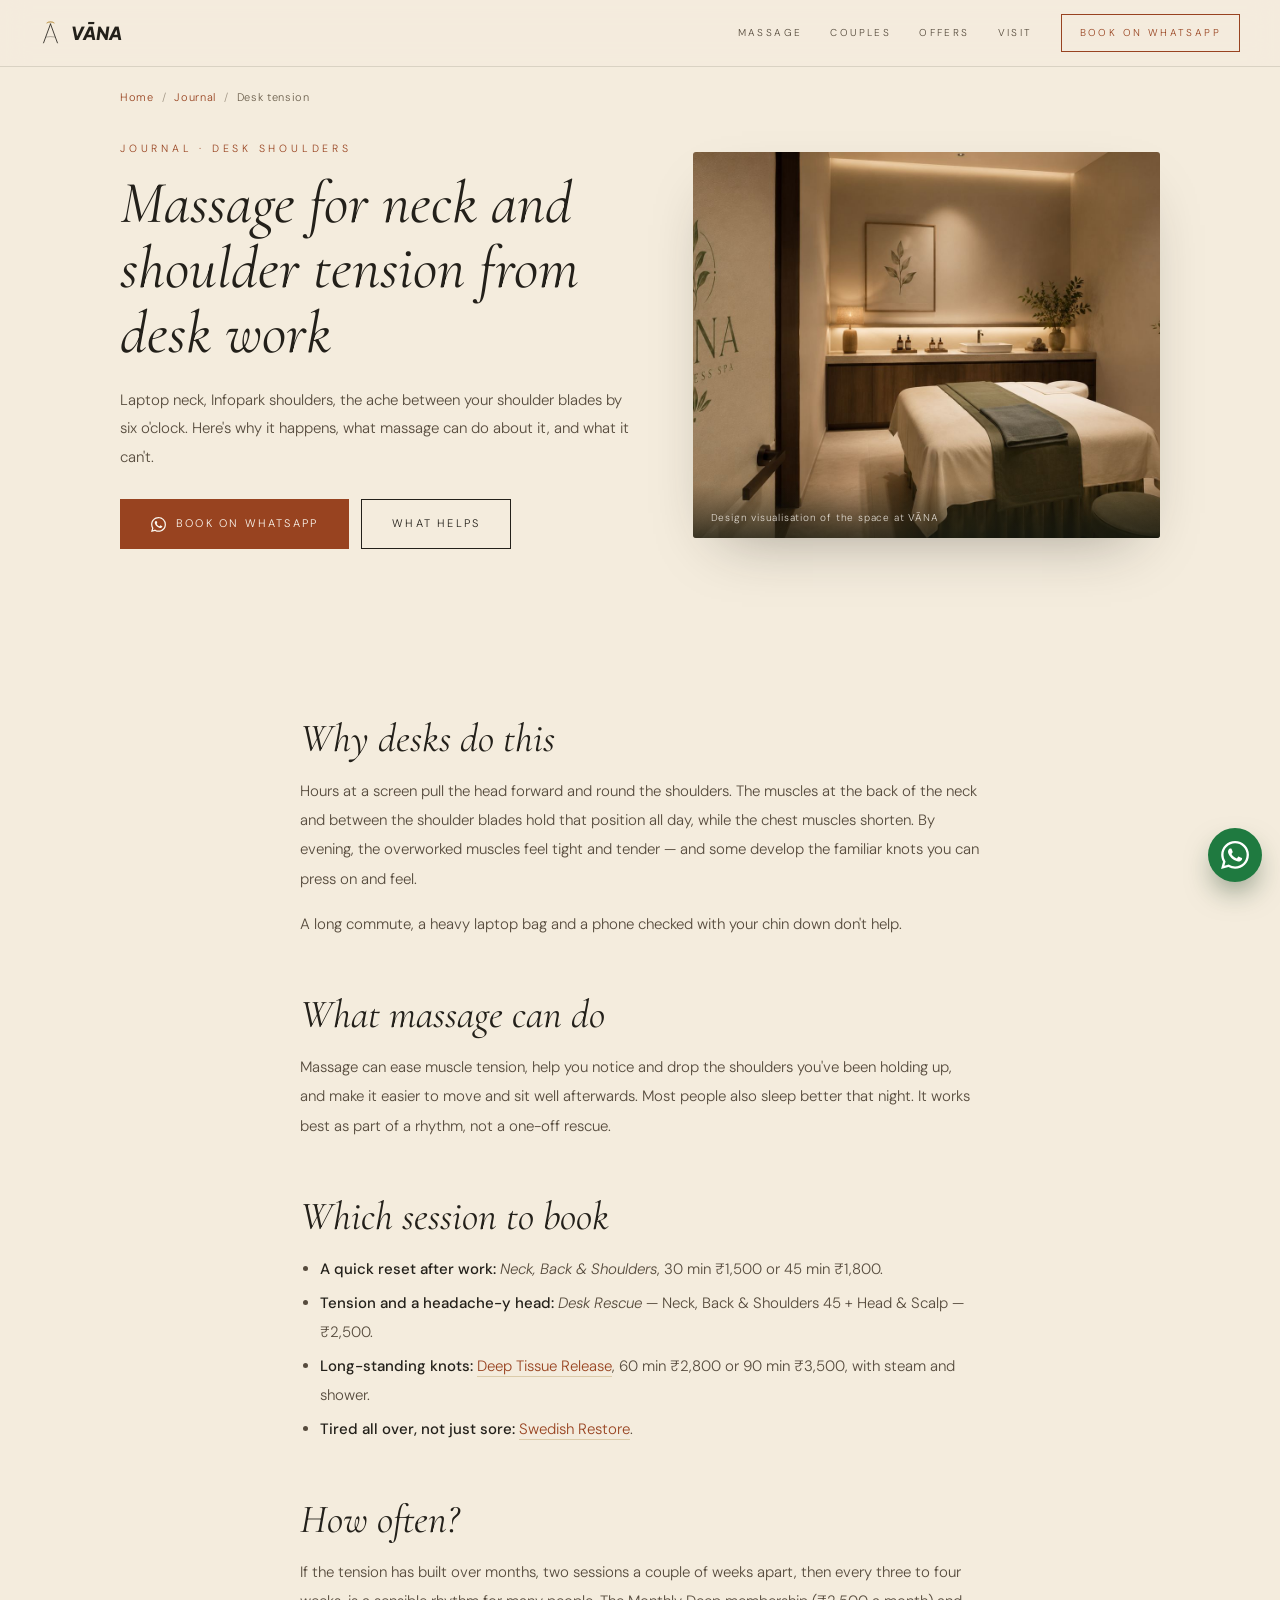
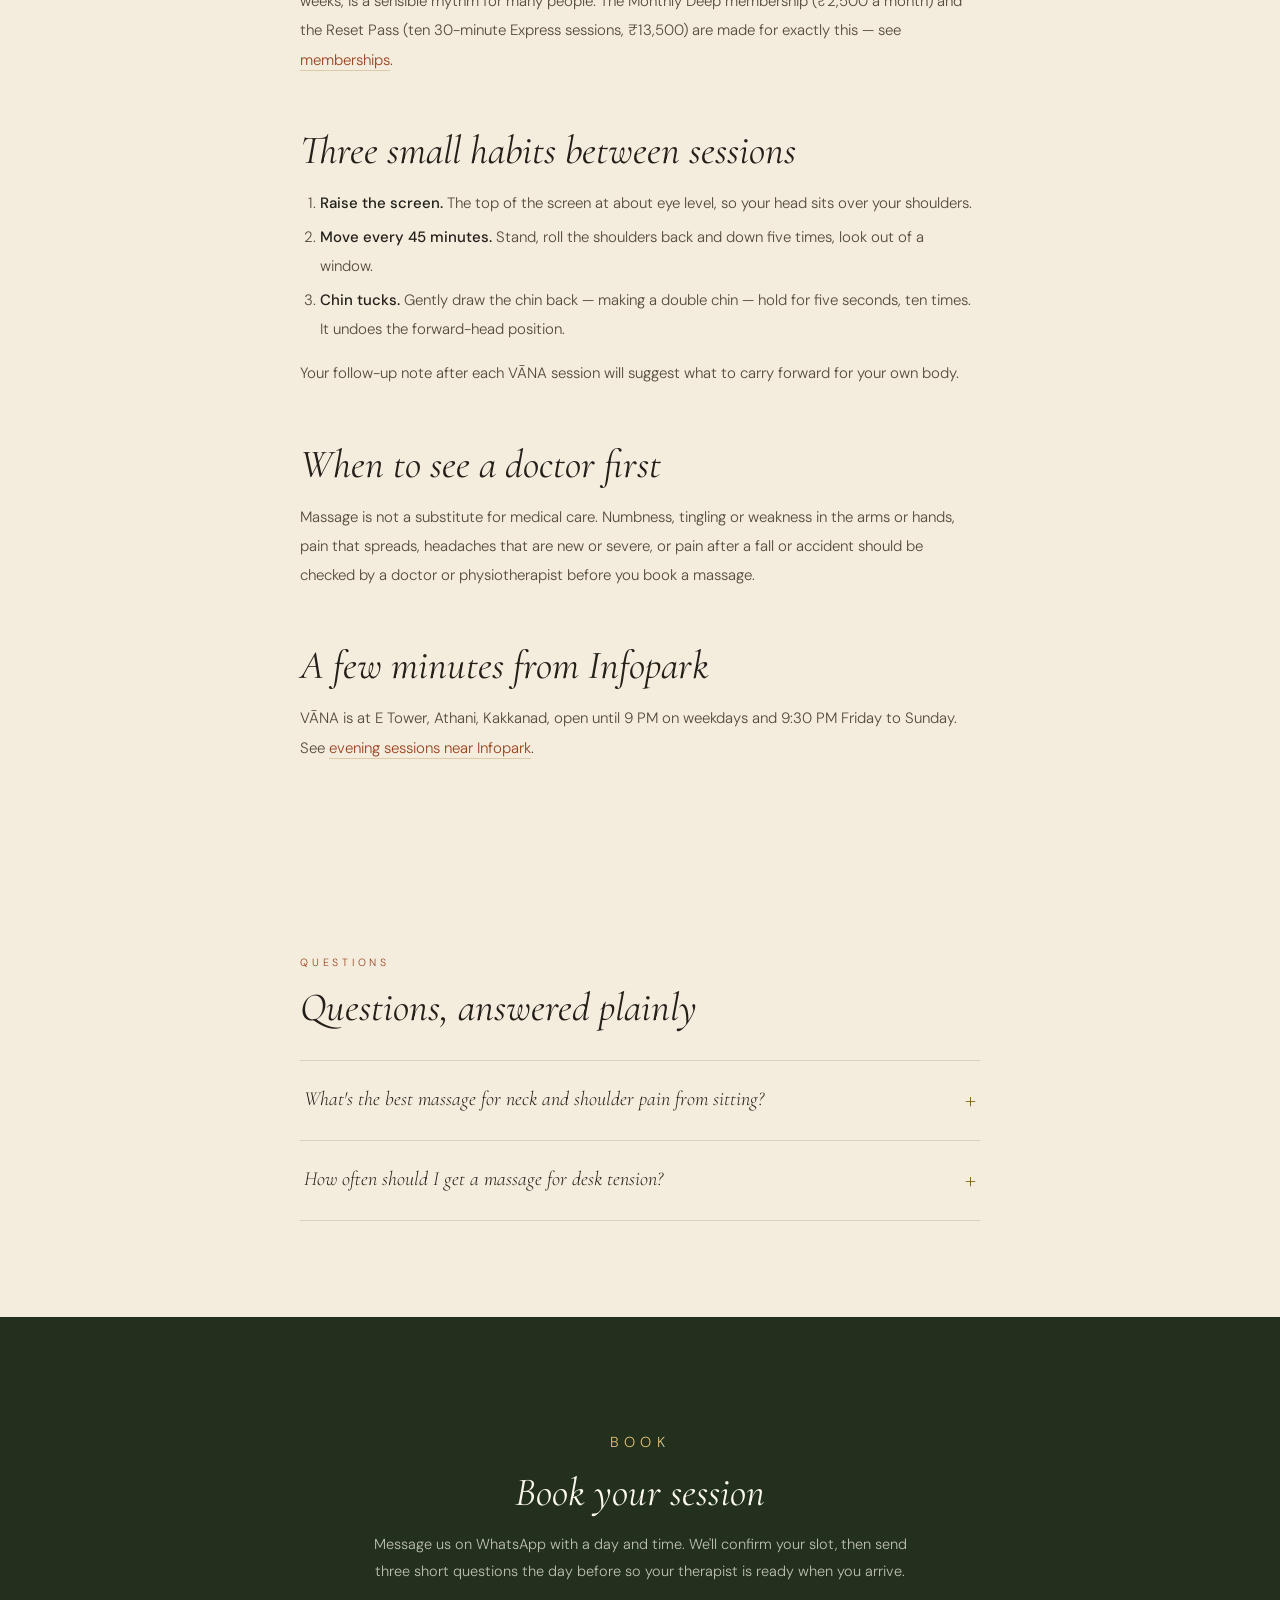
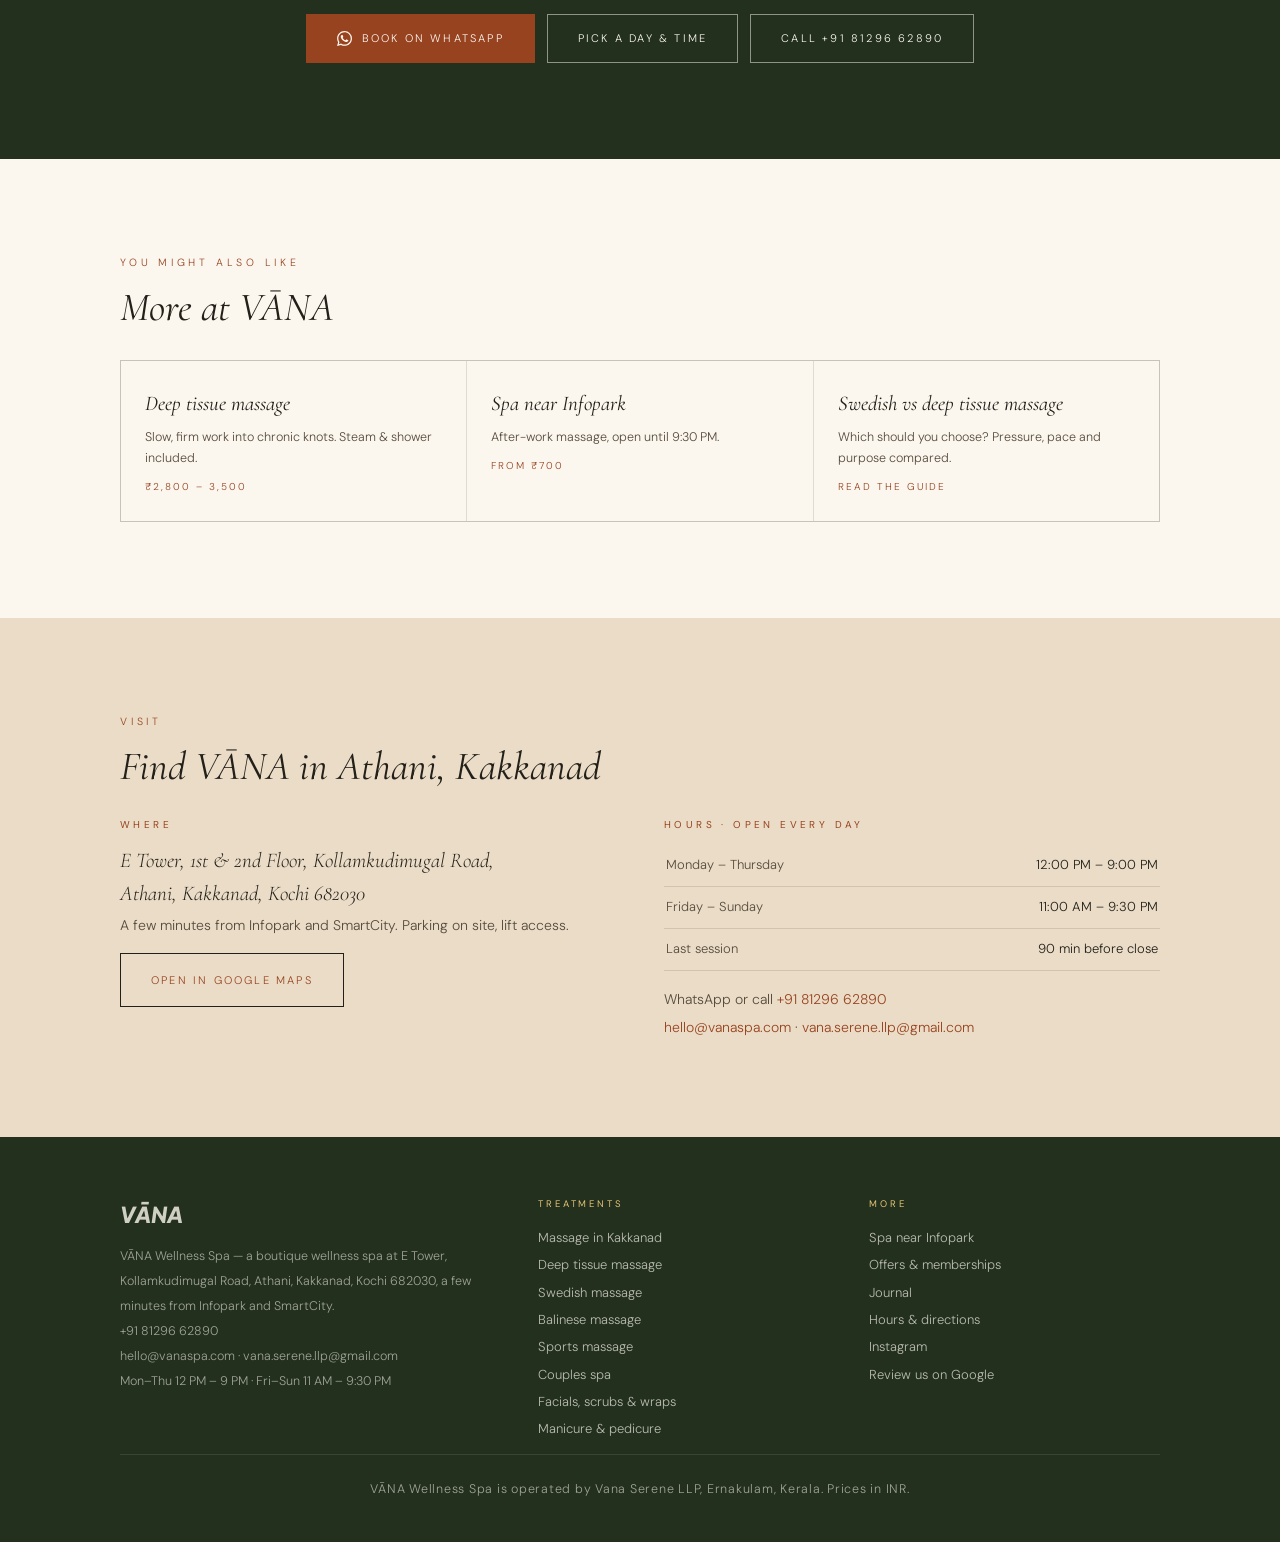
<file: journal/massage-for-neck-and-shoulder-tension-desk-work/index.html>
<!DOCTYPE html>
<html lang="en">
<head>
<meta charset="UTF-8">
<meta name="viewport" content="width=device-width, initial-scale=1.0">
<script async src="https://www.googletagmanager.com/gtag/js?id=G-7RVEWWMJKN"></script>
<script>window.dataLayer=window.dataLayer||[];function gtag(){dataLayer.push(arguments);}gtag('js',new Date());gtag('config','G-7RVEWWMJKN');
document.addEventListener('click',function(e){var a=e.target.closest&&e.target.closest('a[href]');if(!a)return;var h=a.getAttribute('href'),ev=/wa\.me\//.test(h)?'whatsapp_click':/^tel:/.test(h)?'phone_click':/^mailto:/.test(h)?'email_click':/share\.google|google\.[a-z.]+\/maps/.test(h)?'directions_click':null;if(!ev)return;var s=a.closest('section[id],header,footer,.float-actions,.fa-wa,nav');gtag('event',ev,{link_location:s?(s.id||s.className.split(' ')[0]||s.tagName.toLowerCase()):'page',link_text:(a.textContent.trim()||a.getAttribute('aria-label')||'').slice(0,60)});});</script>
<title>Massage for Neck &amp; Shoulder Tension from Desk Work | VĀNA, near Infopark</title>
<meta name="description" content="Why desk work tightens your neck, shoulders and upper back, which massage helps, how often to come, and three small habits between sessions — from VĀNA Wellness Spa, a few minutes from Infopark, Kochi.">
<link rel="canonical" href="https://vanaspa.com/journal/massage-for-neck-and-shoulder-tension-desk-work/">
<meta name="robots" content="index, follow, max-image-preview:large">
<meta name="theme-color" content="#23311E">
<link rel="icon" type="image/x-icon" href="/favicon.ico">
<link rel="icon" href="/favicon.svg" type="image/svg+xml">
<link rel="apple-touch-icon" href="/apple-touch-icon.png">
<meta property="og:type" content="article">
<meta property="og:url" content="https://vanaspa.com/journal/massage-for-neck-and-shoulder-tension-desk-work/">
<meta property="og:site_name" content="VĀNA Wellness Spa">
<meta property="og:title" content="Massage for Neck &amp; Shoulder Tension from Desk Work | VĀNA, near Infopark">
<meta property="og:description" content="Why desk work tightens your neck, shoulders and upper back, which massage helps, how often to come, and three small habits between sessions — from VĀNA Wellness Spa, a few minutes from Infopark, Kochi.">
<meta property="og:image" content="https://vanaspa.com/assets/img/treatment-room.jpg">
<meta property="og:locale" content="en_IN">
<meta name="twitter:card" content="summary_large_image">
<link rel="preconnect" href="https://fonts.googleapis.com">
<link rel="preconnect" href="https://fonts.gstatic.com" crossorigin>
<link href="https://fonts.googleapis.com/css2?family=Cormorant+Garamond:ital,wght@0,400;0,500;1,400;1,500&family=DM+Sans:wght@300;400;500&family=Plus+Jakarta+Sans:ital,wght@1,800&display=swap" rel="stylesheet">
<link rel="stylesheet" href="/assets/css/pages.css">
<script type="application/ld+json">
{
 "@context": "https://schema.org",
 "@graph": [
  {
   "@type": "DaySpa",
   "@id": "https://vanaspa.com/#business",
   "name": "VĀNA Wellness Spa",
   "url": "https://vanaspa.com/",
   "telephone": "+918129662890",
   "image": "https://vanaspa.com/assets/og-image.jpg",
   "priceRange": "₹₹",
   "address": {
    "@type": "PostalAddress",
    "streetAddress": "E Tower, 1st & 2nd Floor, Kollamkudimugal Road, Athani",
    "addressLocality": "Kakkanad, Kochi",
    "addressRegion": "Kerala",
    "postalCode": "682030",
    "addressCountry": "IN"
   }
  },
  {
   "@type": "WebPage",
   "@id": "https://vanaspa.com/journal/massage-for-neck-and-shoulder-tension-desk-work/#webpage",
   "url": "https://vanaspa.com/journal/massage-for-neck-and-shoulder-tension-desk-work/",
   "name": "Massage for Neck & Shoulder Tension from Desk Work | VĀNA, near Infopark",
   "description": "Why desk work tightens your neck, shoulders and upper back, which massage helps, how often to come, and three small habits between sessions — from VĀNA Wellness Spa, a few minutes from Infopark, Kochi.",
   "isPartOf": {
    "@id": "https://vanaspa.com/#website"
   },
   "about": {
    "@id": "https://vanaspa.com/#business"
   },
   "primaryImageOfPage": "https://vanaspa.com/assets/img/treatment-room.jpg"
  },
  {
   "@type": "BreadcrumbList",
   "itemListElement": [
    {
     "@type": "ListItem",
     "position": 1,
     "name": "Home",
     "item": "https://vanaspa.com/"
    },
    {
     "@type": "ListItem",
     "position": 2,
     "name": "Journal",
     "item": "https://vanaspa.com/journal/"
    },
    {
     "@type": "ListItem",
     "position": 3,
     "name": "Desk tension",
     "item": "https://vanaspa.com/journal/massage-for-neck-and-shoulder-tension-desk-work/"
    }
   ]
  },
  {
   "@type": "Article",
   "headline": "Massage for neck and shoulder tension from desk work",
   "description": "Why desk work tightens your neck, shoulders and upper back, which massage helps, how often to come, and three small habits between sessions — from VĀNA Wellness Spa, a few minutes from Infopark, Kochi.",
   "image": "https://vanaspa.com/assets/img/treatment-room.jpg",
   "datePublished": "2026-09-25",
   "dateModified": "2026-09-25",
   "author": {
    "@type": "Organization",
    "name": "VĀNA Wellness Spa",
    "url": "https://vanaspa.com/"
   },
   "publisher": {
    "@id": "https://vanaspa.com/#business"
   },
   "mainEntityOfPage": "https://vanaspa.com/journal/massage-for-neck-and-shoulder-tension-desk-work/"
  },
  {
   "@type": "FAQPage",
   "mainEntity": [
    {
     "@type": "Question",
     "name": "What's the best massage for neck and shoulder pain from sitting?",
     "acceptedAnswer": {
      "@type": "Answer",
      "text": "For long-standing tension, deep tissue. For a quick after-work reset, a 30 or 45-minute Neck, Back & Shoulders session."
     }
    },
    {
     "@type": "Question",
     "name": "How often should I get a massage for desk tension?",
     "acceptedAnswer": {
      "@type": "Answer",
      "text": "Many people find every three to four weeks keeps it manageable once the first knots have eased."
     }
    }
   ]
  }
 ]
}
</script>
</head>
<body>
<header class="site-head">
  <a class="head-brand" href="/" aria-label="VĀNA Wellness Spa — home">
    <svg class="head-mark" viewBox="0 0 200 240" fill="none" aria-hidden="true"><g stroke="#B0832E" stroke-linecap="round"><path d="M 65 24 C 80 12 120 12 135 24" stroke-width="7"/><path d="M 74 17 C 86 9 114 9 126 17" stroke-width="5" opacity="0.6"/></g><g stroke="#23201A" stroke-linecap="round"><path d="M 100 34 L 34 214" stroke-width="8"/><path d="M 100 34 L 166 214" stroke-width="8"/><path d="M 60 158 Q 100 150 140 158" stroke-width="5" opacity="0.65"/></g></svg>
    <span class="head-word">VĀNA</span>
  </a>
  <nav class="head-nav" aria-label="Main">
    <a href="/massage-kakkanad/">Massage</a>
    <a href="/couples-spa-kakkanad/">Couples</a>
    <a href="/offers/">Offers</a>
    <a href="/#visit">Visit</a>
    <a class="head-cta" href="https://wa.me/918129662890?text=Hi%2C%20I%27d%20like%20to%20book%20a%20session%20for%20neck%20and%20shoulder%20tension%20at%20V%C4%80NA." target="_blank" rel="noopener">Book on WhatsApp</a>
  </nav>
</header>
<main>
<div class="wrap">
  <nav class="crumbs" aria-label="Breadcrumb"><a href="/">Home</a><span>/</span><a href="/journal/">Journal</a><span>/</span>Desk tension</nav>
  <section class="p-hero">
    <div>
      <p class="eyebrow">Journal · Desk shoulders</p>
      <h1>Massage for neck and shoulder tension from desk work</h1>
      <p class="p-lede">Laptop neck, Infopark shoulders, the ache between your shoulder blades by six o'clock. Here's why it happens, what massage can do about it, and what it can't.</p>
      
      <div class="p-ctas">
        <a class="btn btn-primary" href="https://wa.me/918129662890?text=Hi%2C%20I%27d%20like%20to%20book%20a%20session%20for%20neck%20and%20shoulder%20tension%20at%20V%C4%80NA." target="_blank" rel="noopener"><svg viewBox="0 0 24 24" aria-hidden="true"><path d="M17.472 14.382c-.297-.149-1.758-.867-2.03-.967-.273-.099-.471-.148-.67.15-.197.297-.767.966-.94 1.164-.173.199-.347.223-.644.075-.297-.15-1.255-.463-2.39-1.475-.883-.788-1.48-1.761-1.653-2.059-.173-.297-.018-.458.13-.606.134-.133.298-.347.446-.52.149-.174.198-.298.298-.497.099-.198.05-.371-.025-.52-.075-.149-.669-1.612-.916-2.207-.242-.579-.487-.5-.669-.51-.173-.008-.371-.01-.57-.01-.198 0-.52.074-.792.372-.272.297-1.04 1.016-1.04 2.479 0 1.462 1.065 2.875 1.213 3.074.149.198 2.096 3.2 5.077 4.487.709.306 1.262.489 1.694.625.712.227 1.36.195 1.871.118.571-.085 1.758-.719 2.006-1.413.248-.694.248-1.289.173-1.413-.074-.124-.272-.198-.57-.347m-5.421 7.403h-.004a9.87 9.87 0 01-5.031-1.378l-.361-.214-3.741.982.998-3.648-.235-.374a9.86 9.86 0 01-1.51-5.26c.001-5.45 4.436-9.884 9.888-9.884 2.64 0 5.122 1.03 6.988 2.898a9.825 9.825 0 012.893 6.994c-.003 5.45-4.437 9.884-9.885 9.884m8.413-18.297A11.815 11.815 0 0012.05 0C5.495 0 .16 5.335.157 11.892c0 2.096.547 4.142 1.588 5.945L.057 24l6.305-1.654a11.882 11.882 0 005.683 1.448h.005c6.554 0 11.89-5.335 11.893-11.893a11.821 11.821 0 00-3.48-8.413z"/></svg>Book on WhatsApp</a>
        <a class="btn btn-dark" href="#details">What helps</a>
      </div>
    </div>
    <figure class="p-figure">
      <img src="/assets/img/treatment-room.jpg" alt="A private treatment room at VĀNA Wellness Spa, near Infopark, Kakkanad">
      <figcaption>Design visualisation of the space at VĀNA</figcaption>
    </figure>
  </section>
</div>
<section class="band " id="details"><div class="wrap narrow prose">
<h2>Why desks do this</h2>
<p>Hours at a screen pull the head forward and round the shoulders. The muscles at the back of the neck and between the shoulder blades hold that position all day, while the chest muscles shorten. By evening, the overworked muscles feel tight and tender — and some develop the familiar knots you can press on and feel.</p>
<p>A long commute, a heavy laptop bag and a phone checked with your chin down don't help.</p>

<h2>What massage can do</h2>
<p>Massage can ease muscle tension, help you notice and drop the shoulders you've been holding up, and make it easier to move and sit well afterwards. Most people also sleep better that night. It works best as part of a rhythm, not a one-off rescue.</p>

<h2>Which session to book</h2>
<ul>
<li><strong>A quick reset after work:</strong> <em>Neck, Back &amp; Shoulders</em>, 30 min ₹1,500 or 45 min ₹1,800.</li>
<li><strong>Tension and a headache-y head:</strong> <em>Desk Rescue</em> — Neck, Back &amp; Shoulders 45 + Head &amp; Scalp — ₹2,500.</li>
<li><strong>Long-standing knots:</strong> <a href="/deep-tissue-massage-kakkanad/">Deep Tissue Release</a>, 60 min ₹2,800 or 90 min ₹3,500, with steam and shower.</li>
<li><strong>Tired all over, not just sore:</strong> <a href="/swedish-massage-kakkanad/">Swedish Restore</a>.</li>
</ul>

<h2>How often?</h2>
<p>If the tension has built over months, two sessions a couple of weeks apart, then every three to four weeks, is a sensible rhythm for many people. The Monthly Deep membership (₹2,500 a month) and the Reset Pass (ten 30-minute Express sessions, ₹13,500) are made for exactly this — see <a href="/offers/">memberships</a>.</p>

<h2>Three small habits between sessions</h2>
<ol>
<li><strong>Raise the screen.</strong> The top of the screen at about eye level, so your head sits over your shoulders.</li>
<li><strong>Move every 45 minutes.</strong> Stand, roll the shoulders back and down five times, look out of a window.</li>
<li><strong>Chin tucks.</strong> Gently draw the chin back — making a double chin — hold for five seconds, ten times. It undoes the forward-head position.</li>
</ol>
<p>Your follow-up note after each VĀNA session will suggest what to carry forward for your own body.</p>

<h2>When to see a doctor first</h2>
<p>Massage is not a substitute for medical care. Numbness, tingling or weakness in the arms or hands, pain that spreads, headaches that are new or severe, or pain after a fall or accident should be checked by a doctor or physiotherapist before you book a massage.</p>

<h2>A few minutes from Infopark</h2>
<p>VĀNA is at E Tower, Athani, Kakkanad, open until 9 PM on weekdays and 9:30 PM Friday to Sunday. See <a href="/spa-near-infopark/">evening sessions near Infopark</a>.</p>
</div></section>
<section class="band"><div class="wrap narrow"><p class="eyebrow">Questions</p><h2 style="margin-top:12px">Questions, answered plainly</h2><div class="faq"><details><summary>What's the best massage for neck and shoulder pain from sitting?</summary><p>For long-standing tension, deep tissue. For a quick after-work reset, a 30 or 45-minute Neck, Back &amp; Shoulders session.</p></details><details><summary>How often should I get a massage for desk tension?</summary><p>Many people find every three to four weeks keeps it manageable once the first knots have eased.</p></details></div></div></section>
<section class="band band-forest cta-band" id="book">
  <div class="wrap">
    <p class="eyebrow">Book</p>
    <h2 style="margin-top:12px">Book your session</h2>
    <p>Message us on WhatsApp with a day and time. We'll confirm your slot, then send three short questions the day before so your therapist is ready when you arrive.</p>
    <div class="p-ctas">
      <a class="btn btn-primary" href="https://wa.me/918129662890?text=Hi%2C%20I%27d%20like%20to%20book%20a%20session%20for%20neck%20and%20shoulder%20tension%20at%20V%C4%80NA." target="_blank" rel="noopener"><svg viewBox="0 0 24 24" aria-hidden="true"><path d="M17.472 14.382c-.297-.149-1.758-.867-2.03-.967-.273-.099-.471-.148-.67.15-.197.297-.767.966-.94 1.164-.173.199-.347.223-.644.075-.297-.15-1.255-.463-2.39-1.475-.883-.788-1.48-1.761-1.653-2.059-.173-.297-.018-.458.13-.606.134-.133.298-.347.446-.52.149-.174.198-.298.298-.497.099-.198.05-.371-.025-.52-.075-.149-.669-1.612-.916-2.207-.242-.579-.487-.5-.669-.51-.173-.008-.371-.01-.57-.01-.198 0-.52.074-.792.372-.272.297-1.04 1.016-1.04 2.479 0 1.462 1.065 2.875 1.213 3.074.149.198 2.096 3.2 5.077 4.487.709.306 1.262.489 1.694.625.712.227 1.36.195 1.871.118.571-.085 1.758-.719 2.006-1.413.248-.694.248-1.289.173-1.413-.074-.124-.272-.198-.57-.347m-5.421 7.403h-.004a9.87 9.87 0 01-5.031-1.378l-.361-.214-3.741.982.998-3.648-.235-.374a9.86 9.86 0 01-1.51-5.26c.001-5.45 4.436-9.884 9.888-9.884 2.64 0 5.122 1.03 6.988 2.898a9.825 9.825 0 012.893 6.994c-.003 5.45-4.437 9.884-9.885 9.884m8.413-18.297A11.815 11.815 0 0012.05 0C5.495 0 .16 5.335.157 11.892c0 2.096.547 4.142 1.588 5.945L.057 24l6.305-1.654a11.882 11.882 0 005.683 1.448h.005c6.554 0 11.89-5.335 11.893-11.893a11.821 11.821 0 00-3.48-8.413z"/></svg>Book on WhatsApp</a>
      <a class="btn btn-light" href="/?book=nbs#book">Pick a day &amp; time</a>
      <a class="btn btn-light" href="tel:+918129662890">Call +91 81296 62890</a>
    </div>
  </div>
</section>
<section class="band band-cream"><div class="wrap"><p class="eyebrow">You might also like</p><h2 style="margin-top:12px">More at VĀNA</h2><div class="related"><a href="/deep-tissue-massage-kakkanad/"><b>Deep tissue massage</b><span>Slow, firm work into chronic knots. Steam &amp; shower included.</span><em>₹2,800 – 3,500</em></a><a href="/spa-near-infopark/"><b>Spa near Infopark</b><span>After-work massage, open until 9:30 PM.</span><em>From ₹700</em></a><a href="/journal/swedish-vs-deep-tissue-massage/"><b>Swedish vs deep tissue massage</b><span>Which should you choose? Pressure, pace and purpose compared.</span><em>Read the guide</em></a></div></div></section>
<section class="band band-sand" id="visit">
  <div class="wrap">
    <p class="eyebrow">Visit</p>
    <h2 style="margin-top:12px">Find VĀNA in Athani, Kakkanad</h2>
    <div class="visit">
      <div>
        <h3>Where</h3>
        <p class="big">E Tower, 1st &amp; 2nd Floor, Kollamkudimugal Road,<br>Athani, Kakkanad, Kochi 682030</p>
        <p>A few minutes from Infopark and SmartCity. Parking on site, lift access.</p>
        <p style="margin-top:14px"><a class="btn btn-dark" href="https://share.google/J33BrEqedsUDC5wgM" target="_blank" rel="noopener">Open in Google Maps</a></p>
      </div>
      <div>
        <h3>Hours · Open every day</h3>
        <div class="hrs"><span>Monday – Thursday</span><span>12:00 PM – 9:00 PM</span></div>
        <div class="hrs"><span>Friday – Sunday</span><span>11:00 AM – 9:30 PM</span></div>
        <div class="hrs"><span>Last session</span><span>90 min before close</span></div>
        <p style="margin-top:14px">WhatsApp or call <a href="tel:+918129662890">+91 81296 62890</a><br><a href="mailto:hello@vanaspa.com">hello@vanaspa.com</a> · <a href="mailto:vana.serene.llp@gmail.com">vana.serene.llp@gmail.com</a></p>
      </div>
    </div>
  </div>
</section>
</main>
<footer class="site-foot">
  <div class="wrap">
    <div class="foot-grid">
      <div>
        <div class="foot-brand">VĀNA</div>
        <p>VĀNA Wellness Spa — a boutique wellness spa at E Tower, Kollamkudimugal Road, Athani, Kakkanad, Kochi 682030, a few minutes from Infopark and SmartCity.<br>
        <a href="tel:+918129662890">+91 81296 62890</a><br><a href="mailto:hello@vanaspa.com">hello@vanaspa.com</a> · <a href="mailto:vana.serene.llp@gmail.com">vana.serene.llp@gmail.com</a><br>
        Mon–Thu 12 PM – 9 PM · Fri–Sun 11 AM – 9:30 PM</p>
      </div>
      <div><h4>Treatments</h4><ul><li><a href="/massage-kakkanad/">Massage in Kakkanad</a></li><li><a href="/deep-tissue-massage-kakkanad/">Deep tissue massage</a></li><li><a href="/swedish-massage-kakkanad/">Swedish massage</a></li><li><a href="/balinese-massage-kakkanad/">Balinese massage</a></li><li><a href="/sports-massage-kakkanad/">Sports massage</a></li><li><a href="/couples-spa-kakkanad/">Couples spa</a></li><li><a href="/facials-body-care/">Facials, scrubs &amp; wraps</a></li><li><a href="/manicure-pedicure-kakkanad/">Manicure &amp; pedicure</a></li></ul></div>
      <div><h4>More</h4><ul><li><a href="/spa-near-infopark/">Spa near Infopark</a></li><li><a href="/offers/">Offers &amp; memberships</a></li><li><a href="/journal/">Journal</a></li><li><a href="/#visit">Hours &amp; directions</a></li><li><a href="https://www.instagram.com/vana_wellness_spa/" target="_blank" rel="noopener">Instagram</a></li><li><a href="https://g.page/r/CfdIXf59w68UEBM/review" target="_blank" rel="noopener">Review us on Google</a></li></ul></div>
    </div>
    <p class="foot-legal">VĀNA Wellness Spa is operated by Vana Serene LLP, Ernakulam, Kerala. Prices in INR.</p>
  </div>
</footer>
<a class="fa-wa" href="https://wa.me/918129662890?text=Hi%2C%20I%27d%20like%20to%20book%20a%20session%20for%20neck%20and%20shoulder%20tension%20at%20V%C4%80NA." target="_blank" rel="noopener" aria-label="Message VĀNA on WhatsApp"><svg viewBox="0 0 24 24" aria-hidden="true"><path d="M17.472 14.382c-.297-.149-1.758-.867-2.03-.967-.273-.099-.471-.148-.67.15-.197.297-.767.966-.94 1.164-.173.199-.347.223-.644.075-.297-.15-1.255-.463-2.39-1.475-.883-.788-1.48-1.761-1.653-2.059-.173-.297-.018-.458.13-.606.134-.133.298-.347.446-.52.149-.174.198-.298.298-.497.099-.198.05-.371-.025-.52-.075-.149-.669-1.612-.916-2.207-.242-.579-.487-.5-.669-.51-.173-.008-.371-.01-.57-.01-.198 0-.52.074-.792.372-.272.297-1.04 1.016-1.04 2.479 0 1.462 1.065 2.875 1.213 3.074.149.198 2.096 3.2 5.077 4.487.709.306 1.262.489 1.694.625.712.227 1.36.195 1.871.118.571-.085 1.758-.719 2.006-1.413.248-.694.248-1.289.173-1.413-.074-.124-.272-.198-.57-.347m-5.421 7.403h-.004a9.87 9.87 0 01-5.031-1.378l-.361-.214-3.741.982.998-3.648-.235-.374a9.86 9.86 0 01-1.51-5.26c.001-5.45 4.436-9.884 9.888-9.884 2.64 0 5.122 1.03 6.988 2.898a9.825 9.825 0 012.893 6.994c-.003 5.45-4.437 9.884-9.885 9.884m8.413-18.297A11.815 11.815 0 0012.05 0C5.495 0 .16 5.335.157 11.892c0 2.096.547 4.142 1.588 5.945L.057 24l6.305-1.654a11.882 11.882 0 005.683 1.448h.005c6.554 0 11.89-5.335 11.893-11.893a11.821 11.821 0 00-3.48-8.413z"/></svg></a>
</body>
</html>
</file>
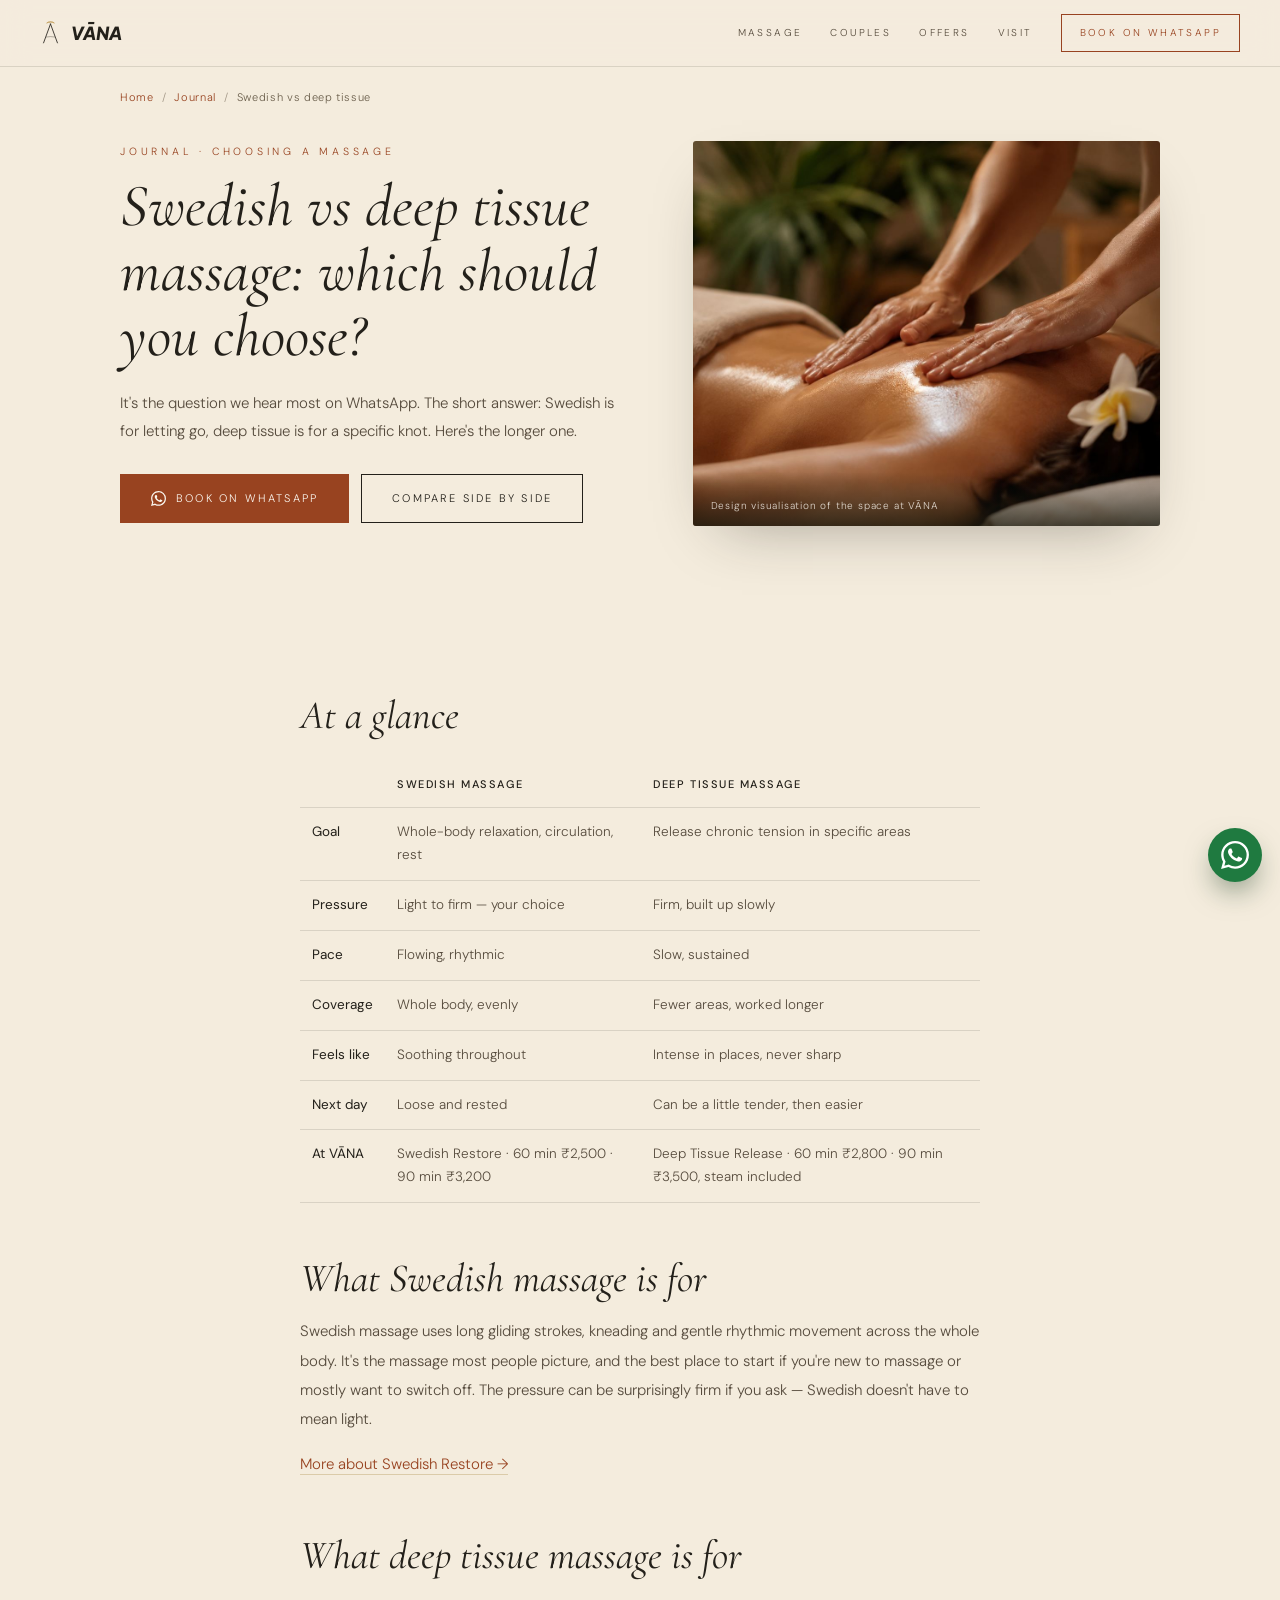
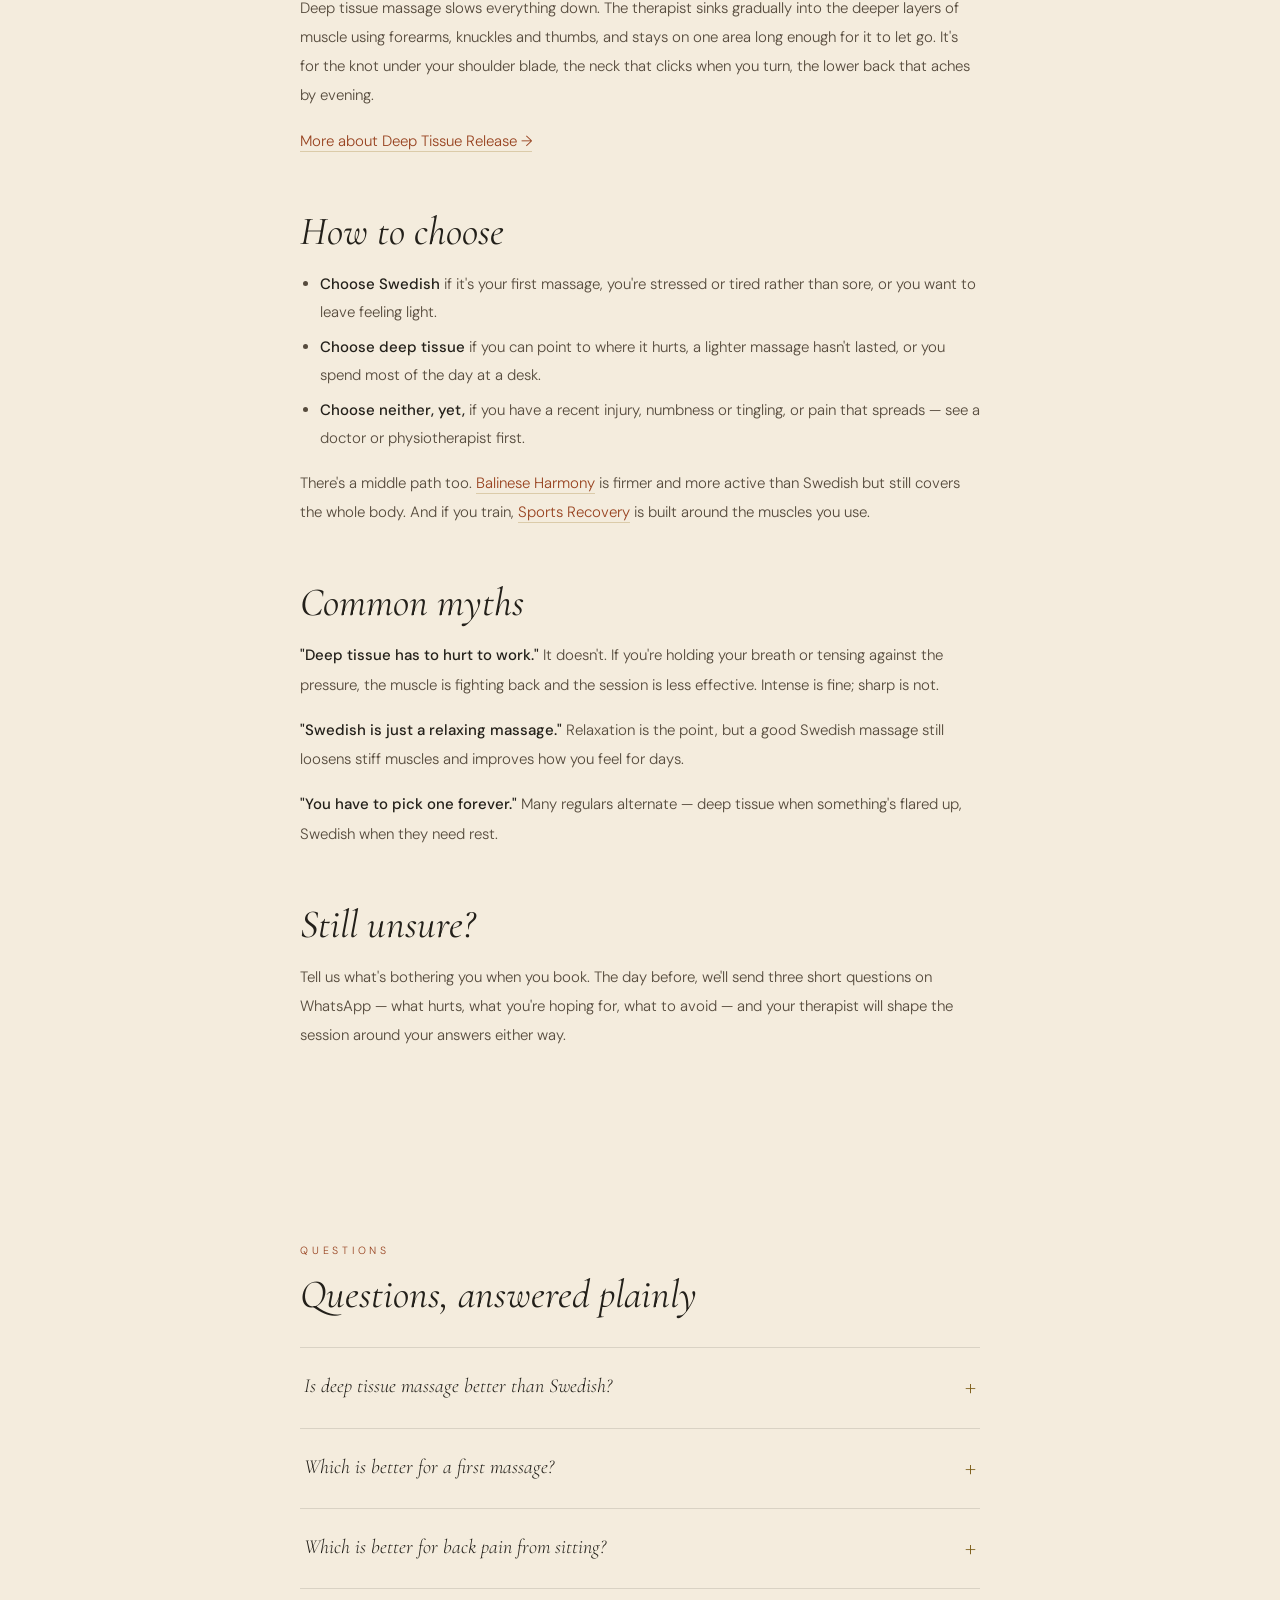
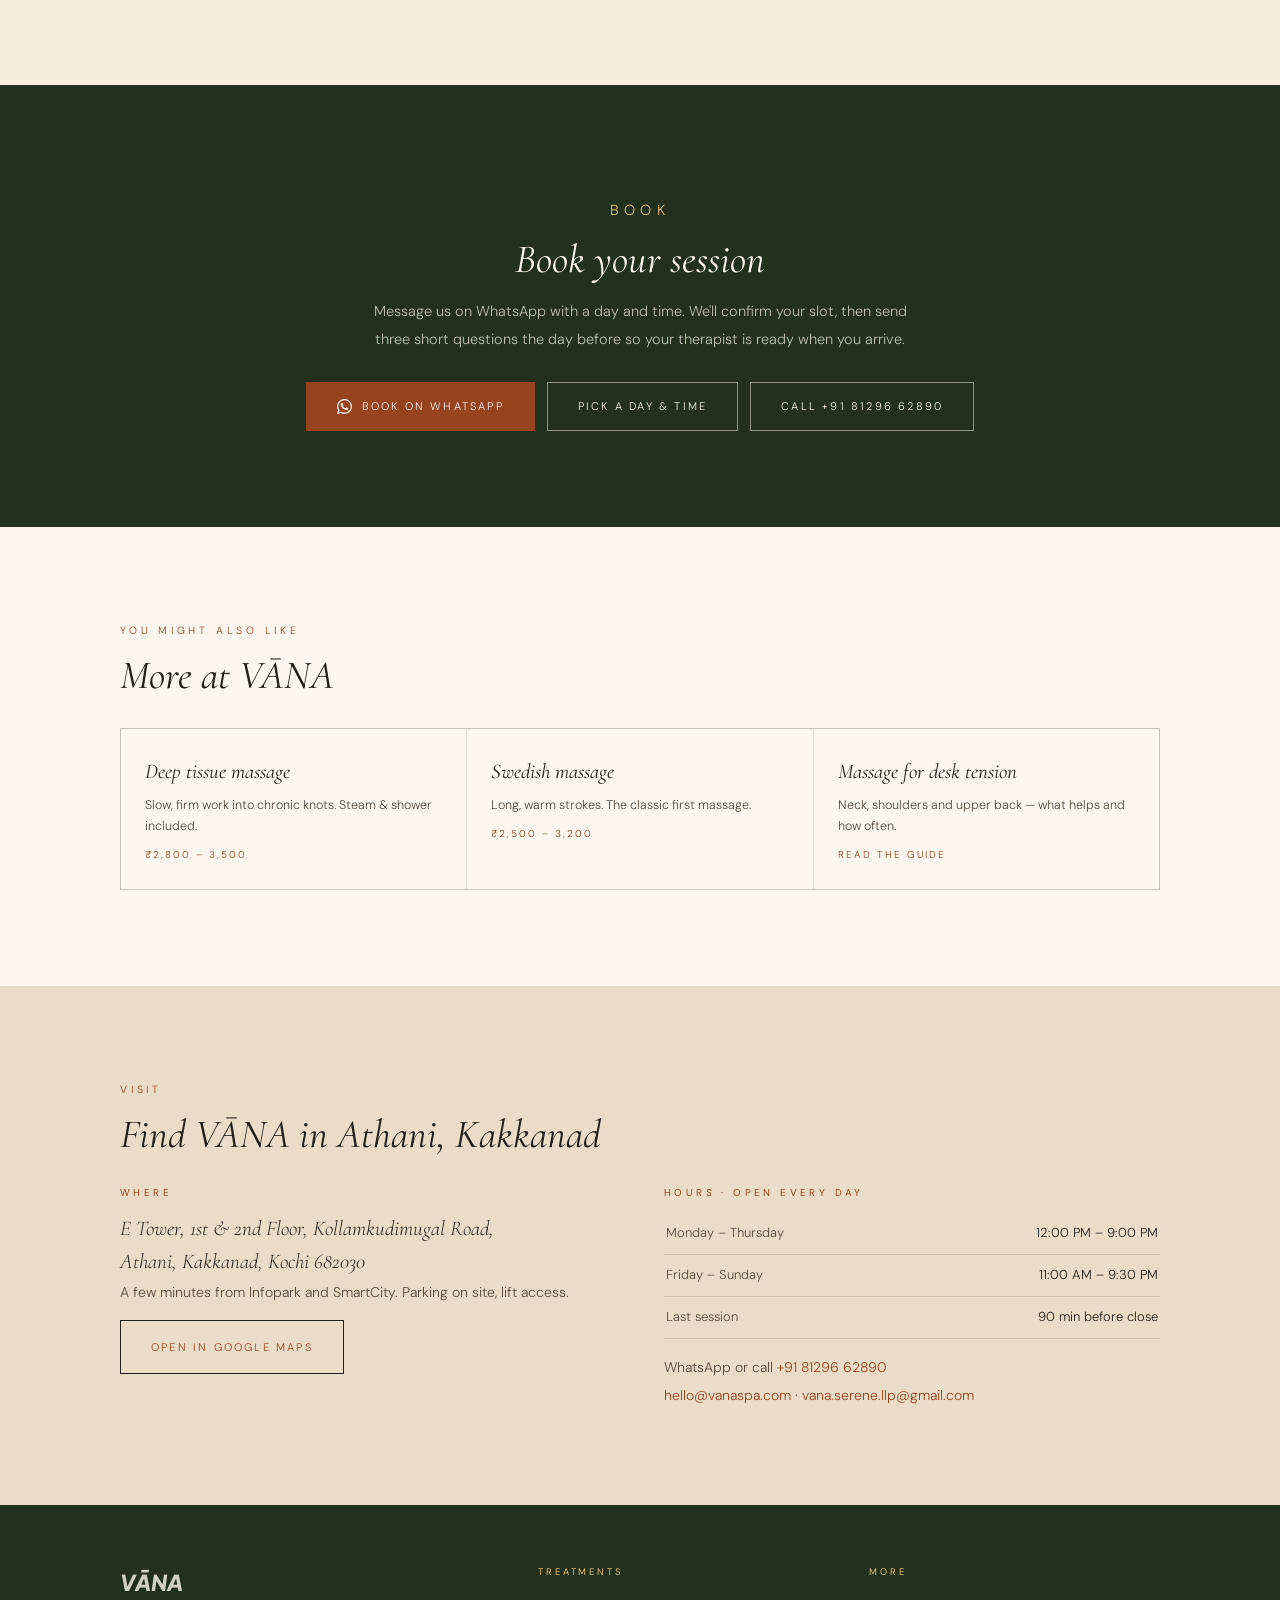
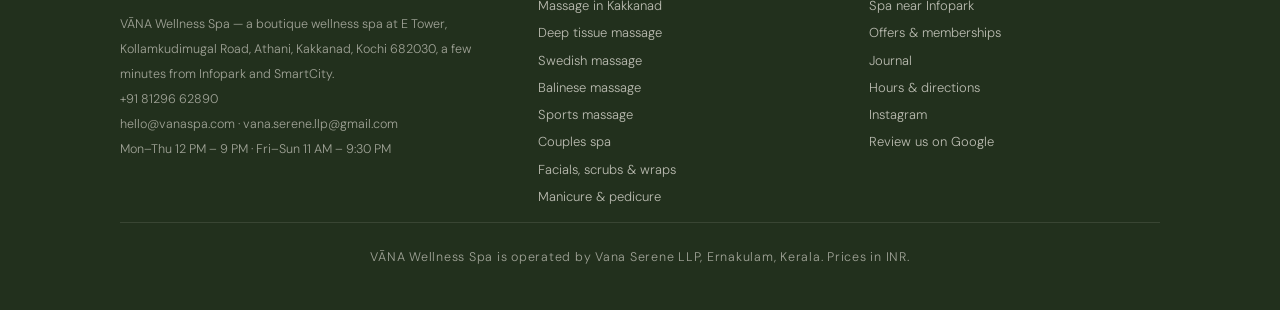
<file: journal/swedish-vs-deep-tissue-massage/index.html>
<!DOCTYPE html>
<html lang="en">
<head>
<meta charset="UTF-8">
<meta name="viewport" content="width=device-width, initial-scale=1.0">
<script async src="https://www.googletagmanager.com/gtag/js?id=G-7RVEWWMJKN"></script>
<script>window.dataLayer=window.dataLayer||[];function gtag(){dataLayer.push(arguments);}gtag('js',new Date());gtag('config','G-7RVEWWMJKN');
document.addEventListener('click',function(e){var a=e.target.closest&&e.target.closest('a[href]');if(!a)return;var h=a.getAttribute('href'),ev=/wa\.me\//.test(h)?'whatsapp_click':/^tel:/.test(h)?'phone_click':/^mailto:/.test(h)?'email_click':/share\.google|google\.[a-z.]+\/maps/.test(h)?'directions_click':null;if(!ev)return;var s=a.closest('section[id],header,footer,.float-actions,.fa-wa,nav');gtag('event',ev,{link_location:s?(s.id||s.className.split(' ')[0]||s.tagName.toLowerCase()):'page',link_text:(a.textContent.trim()||a.getAttribute('aria-label')||'').slice(0,60)});});</script>
<title>Swedish vs Deep Tissue Massage: Which Should You Choose? | VĀNA Kakkanad</title>
<meta name="description" content="Swedish or deep tissue massage? How they differ in pressure, pace and purpose, who each suits, and how to choose — from VĀNA Wellness Spa in Kakkanad, Kochi.">
<link rel="canonical" href="https://vanaspa.com/journal/swedish-vs-deep-tissue-massage/">
<meta name="robots" content="index, follow, max-image-preview:large">
<meta name="theme-color" content="#23311E">
<link rel="icon" type="image/x-icon" href="/favicon.ico">
<link rel="icon" href="/favicon.svg" type="image/svg+xml">
<link rel="apple-touch-icon" href="/apple-touch-icon.png">
<meta property="og:type" content="article">
<meta property="og:url" content="https://vanaspa.com/journal/swedish-vs-deep-tissue-massage/">
<meta property="og:site_name" content="VĀNA Wellness Spa">
<meta property="og:title" content="Swedish vs Deep Tissue Massage: Which Should You Choose? | VĀNA Kakkanad">
<meta property="og:description" content="Swedish or deep tissue massage? How they differ in pressure, pace and purpose, who each suits, and how to choose — from VĀNA Wellness Spa in Kakkanad, Kochi.">
<meta property="og:image" content="https://vanaspa.com/assets/img/massage.jpg">
<meta property="og:locale" content="en_IN">
<meta name="twitter:card" content="summary_large_image">
<link rel="preconnect" href="https://fonts.googleapis.com">
<link rel="preconnect" href="https://fonts.gstatic.com" crossorigin>
<link href="https://fonts.googleapis.com/css2?family=Cormorant+Garamond:ital,wght@0,400;0,500;1,400;1,500&family=DM+Sans:wght@300;400;500&family=Plus+Jakarta+Sans:ital,wght@1,800&display=swap" rel="stylesheet">
<link rel="stylesheet" href="/assets/css/pages.css">
<script type="application/ld+json">
{
 "@context": "https://schema.org",
 "@graph": [
  {
   "@type": "DaySpa",
   "@id": "https://vanaspa.com/#business",
   "name": "VĀNA Wellness Spa",
   "url": "https://vanaspa.com/",
   "telephone": "+918129662890",
   "image": "https://vanaspa.com/assets/og-image.jpg",
   "priceRange": "₹₹",
   "address": {
    "@type": "PostalAddress",
    "streetAddress": "E Tower, 1st & 2nd Floor, Kollamkudimugal Road, Athani",
    "addressLocality": "Kakkanad, Kochi",
    "addressRegion": "Kerala",
    "postalCode": "682030",
    "addressCountry": "IN"
   }
  },
  {
   "@type": "WebPage",
   "@id": "https://vanaspa.com/journal/swedish-vs-deep-tissue-massage/#webpage",
   "url": "https://vanaspa.com/journal/swedish-vs-deep-tissue-massage/",
   "name": "Swedish vs Deep Tissue Massage: Which Should You Choose? | VĀNA Kakkanad",
   "description": "Swedish or deep tissue massage? How they differ in pressure, pace and purpose, who each suits, and how to choose — from VĀNA Wellness Spa in Kakkanad, Kochi.",
   "isPartOf": {
    "@id": "https://vanaspa.com/#website"
   },
   "about": {
    "@id": "https://vanaspa.com/#business"
   },
   "primaryImageOfPage": "https://vanaspa.com/assets/img/massage.jpg"
  },
  {
   "@type": "BreadcrumbList",
   "itemListElement": [
    {
     "@type": "ListItem",
     "position": 1,
     "name": "Home",
     "item": "https://vanaspa.com/"
    },
    {
     "@type": "ListItem",
     "position": 2,
     "name": "Journal",
     "item": "https://vanaspa.com/journal/"
    },
    {
     "@type": "ListItem",
     "position": 3,
     "name": "Swedish vs deep tissue",
     "item": "https://vanaspa.com/journal/swedish-vs-deep-tissue-massage/"
    }
   ]
  },
  {
   "@type": "Article",
   "headline": "Swedish vs deep tissue massage: which should you choose?",
   "description": "Swedish or deep tissue massage? How they differ in pressure, pace and purpose, who each suits, and how to choose — from VĀNA Wellness Spa in Kakkanad, Kochi.",
   "image": "https://vanaspa.com/assets/img/massage.jpg",
   "datePublished": "2026-09-25",
   "dateModified": "2026-09-25",
   "author": {
    "@type": "Organization",
    "name": "VĀNA Wellness Spa",
    "url": "https://vanaspa.com/"
   },
   "publisher": {
    "@id": "https://vanaspa.com/#business"
   },
   "mainEntityOfPage": "https://vanaspa.com/journal/swedish-vs-deep-tissue-massage/"
  },
  {
   "@type": "FAQPage",
   "mainEntity": [
    {
     "@type": "Question",
     "name": "Is deep tissue massage better than Swedish?",
     "acceptedAnswer": {
      "@type": "Answer",
      "text": "Neither is better — they do different jobs. Swedish is best for relaxation and general stiffness; deep tissue for specific, long-standing tension."
     }
    },
    {
     "@type": "Question",
     "name": "Which is better for a first massage?",
     "acceptedAnswer": {
      "@type": "Answer",
      "text": "Swedish, usually. Your therapist can make it firmer if you'd like."
     }
    },
    {
     "@type": "Question",
     "name": "Which is better for back pain from sitting?",
     "acceptedAnswer": {
      "@type": "Answer",
      "text": "Deep tissue, if the tension has built up over weeks or months. For a quick reset, try a 30 or 45-minute Neck, Back & Shoulders session."
     }
    }
   ]
  }
 ]
}
</script>
</head>
<body>
<header class="site-head">
  <a class="head-brand" href="/" aria-label="VĀNA Wellness Spa — home">
    <svg class="head-mark" viewBox="0 0 200 240" fill="none" aria-hidden="true"><g stroke="#B0832E" stroke-linecap="round"><path d="M 65 24 C 80 12 120 12 135 24" stroke-width="7"/><path d="M 74 17 C 86 9 114 9 126 17" stroke-width="5" opacity="0.6"/></g><g stroke="#23201A" stroke-linecap="round"><path d="M 100 34 L 34 214" stroke-width="8"/><path d="M 100 34 L 166 214" stroke-width="8"/><path d="M 60 158 Q 100 150 140 158" stroke-width="5" opacity="0.65"/></g></svg>
    <span class="head-word">VĀNA</span>
  </a>
  <nav class="head-nav" aria-label="Main">
    <a href="/massage-kakkanad/">Massage</a>
    <a href="/couples-spa-kakkanad/">Couples</a>
    <a href="/offers/">Offers</a>
    <a href="/#visit">Visit</a>
    <a class="head-cta" href="https://wa.me/918129662890?text=Hi%2C%20I%27d%20like%20help%20choosing%20a%20massage%20at%20V%C4%80NA." target="_blank" rel="noopener">Book on WhatsApp</a>
  </nav>
</header>
<main>
<div class="wrap">
  <nav class="crumbs" aria-label="Breadcrumb"><a href="/">Home</a><span>/</span><a href="/journal/">Journal</a><span>/</span>Swedish vs deep tissue</nav>
  <section class="p-hero">
    <div>
      <p class="eyebrow">Journal · Choosing a massage</p>
      <h1>Swedish vs deep tissue massage: which should you choose?</h1>
      <p class="p-lede">It's the question we hear most on WhatsApp. The short answer: Swedish is for letting go, deep tissue is for a specific knot. Here's the longer one.</p>
      
      <div class="p-ctas">
        <a class="btn btn-primary" href="https://wa.me/918129662890?text=Hi%2C%20I%27d%20like%20help%20choosing%20a%20massage%20at%20V%C4%80NA." target="_blank" rel="noopener"><svg viewBox="0 0 24 24" aria-hidden="true"><path d="M17.472 14.382c-.297-.149-1.758-.867-2.03-.967-.273-.099-.471-.148-.67.15-.197.297-.767.966-.94 1.164-.173.199-.347.223-.644.075-.297-.15-1.255-.463-2.39-1.475-.883-.788-1.48-1.761-1.653-2.059-.173-.297-.018-.458.13-.606.134-.133.298-.347.446-.52.149-.174.198-.298.298-.497.099-.198.05-.371-.025-.52-.075-.149-.669-1.612-.916-2.207-.242-.579-.487-.5-.669-.51-.173-.008-.371-.01-.57-.01-.198 0-.52.074-.792.372-.272.297-1.04 1.016-1.04 2.479 0 1.462 1.065 2.875 1.213 3.074.149.198 2.096 3.2 5.077 4.487.709.306 1.262.489 1.694.625.712.227 1.36.195 1.871.118.571-.085 1.758-.719 2.006-1.413.248-.694.248-1.289.173-1.413-.074-.124-.272-.198-.57-.347m-5.421 7.403h-.004a9.87 9.87 0 01-5.031-1.378l-.361-.214-3.741.982.998-3.648-.235-.374a9.86 9.86 0 01-1.51-5.26c.001-5.45 4.436-9.884 9.888-9.884 2.64 0 5.122 1.03 6.988 2.898a9.825 9.825 0 012.893 6.994c-.003 5.45-4.437 9.884-9.885 9.884m8.413-18.297A11.815 11.815 0 0012.05 0C5.495 0 .16 5.335.157 11.892c0 2.096.547 4.142 1.588 5.945L.057 24l6.305-1.654a11.882 11.882 0 005.683 1.448h.005c6.554 0 11.89-5.335 11.893-11.893a11.821 11.821 0 00-3.48-8.413z"/></svg>Book on WhatsApp</a>
        <a class="btn btn-dark" href="#details">Compare side by side</a>
      </div>
    </div>
    <figure class="p-figure">
      <img src="/assets/img/massage.jpg" alt="A massage session at VĀNA Wellness Spa, Kakkanad">
      <figcaption>Design visualisation of the space at VĀNA</figcaption>
    </figure>
  </section>
</div>
<section class="band " id="details"><div class="wrap narrow prose">
<h2>At a glance</h2>
<div class="table-scroll"><table class="compare">
<tr><th></th><th>Swedish massage</th><th>Deep tissue massage</th></tr>
<tr><td>Goal</td><td>Whole-body relaxation, circulation, rest</td><td>Release chronic tension in specific areas</td></tr>
<tr><td>Pressure</td><td>Light to firm — your choice</td><td>Firm, built up slowly</td></tr>
<tr><td>Pace</td><td>Flowing, rhythmic</td><td>Slow, sustained</td></tr>
<tr><td>Coverage</td><td>Whole body, evenly</td><td>Fewer areas, worked longer</td></tr>
<tr><td>Feels like</td><td>Soothing throughout</td><td>Intense in places, never sharp</td></tr>
<tr><td>Next day</td><td>Loose and rested</td><td>Can be a little tender, then easier</td></tr>
<tr><td>At VĀNA</td><td>Swedish Restore · 60 min ₹2,500 · 90 min ₹3,200</td><td>Deep Tissue Release · 60 min ₹2,800 · 90 min ₹3,500, steam included</td></tr>
</table></div>

<h2>What Swedish massage is for</h2>
<p>Swedish massage uses long gliding strokes, kneading and gentle rhythmic movement across the whole body. It's the massage most people picture, and the best place to start if you're new to massage or mostly want to switch off. The pressure can be surprisingly firm if you ask — Swedish doesn't have to mean light.</p>
<p><a href="/swedish-massage-kakkanad/">More about Swedish Restore →</a></p>

<h2>What deep tissue massage is for</h2>
<p>Deep tissue massage slows everything down. The therapist sinks gradually into the deeper layers of muscle using forearms, knuckles and thumbs, and stays on one area long enough for it to let go. It's for the knot under your shoulder blade, the neck that clicks when you turn, the lower back that aches by evening.</p>
<p><a href="/deep-tissue-massage-kakkanad/">More about Deep Tissue Release →</a></p>

<h2>How to choose</h2>
<ul>
<li><strong>Choose Swedish</strong> if it's your first massage, you're stressed or tired rather than sore, or you want to leave feeling light.</li>
<li><strong>Choose deep tissue</strong> if you can point to where it hurts, a lighter massage hasn't lasted, or you spend most of the day at a desk.</li>
<li><strong>Choose neither, yet,</strong> if you have a recent injury, numbness or tingling, or pain that spreads — see a doctor or physiotherapist first.</li>
</ul>
<p>There's a middle path too. <a href="/balinese-massage-kakkanad/">Balinese Harmony</a> is firmer and more active than Swedish but still covers the whole body. And if you train, <a href="/sports-massage-kakkanad/">Sports Recovery</a> is built around the muscles you use.</p>

<h2>Common myths</h2>
<p><strong>"Deep tissue has to hurt to work."</strong> It doesn't. If you're holding your breath or tensing against the pressure, the muscle is fighting back and the session is less effective. Intense is fine; sharp is not.</p>
<p><strong>"Swedish is just a relaxing massage."</strong> Relaxation is the point, but a good Swedish massage still loosens stiff muscles and improves how you feel for days.</p>
<p><strong>"You have to pick one forever."</strong> Many regulars alternate — deep tissue when something's flared up, Swedish when they need rest.</p>

<h2>Still unsure?</h2>
<p>Tell us what's bothering you when you book. The day before, we'll send three short questions on WhatsApp — what hurts, what you're hoping for, what to avoid — and your therapist will shape the session around your answers either way.</p>
</div></section>
<section class="band"><div class="wrap narrow"><p class="eyebrow">Questions</p><h2 style="margin-top:12px">Questions, answered plainly</h2><div class="faq"><details><summary>Is deep tissue massage better than Swedish?</summary><p>Neither is better — they do different jobs. Swedish is best for relaxation and general stiffness; deep tissue for specific, long-standing tension.</p></details><details><summary>Which is better for a first massage?</summary><p>Swedish, usually. Your therapist can make it firmer if you'd like.</p></details><details><summary>Which is better for back pain from sitting?</summary><p>Deep tissue, if the tension has built up over weeks or months. For a quick reset, try a 30 or 45-minute Neck, Back &amp; Shoulders session.</p></details></div></div></section>
<section class="band band-forest cta-band" id="book">
  <div class="wrap">
    <p class="eyebrow">Book</p>
    <h2 style="margin-top:12px">Book your session</h2>
    <p>Message us on WhatsApp with a day and time. We'll confirm your slot, then send three short questions the day before so your therapist is ready when you arrive.</p>
    <div class="p-ctas">
      <a class="btn btn-primary" href="https://wa.me/918129662890?text=Hi%2C%20I%27d%20like%20help%20choosing%20a%20massage%20at%20V%C4%80NA." target="_blank" rel="noopener"><svg viewBox="0 0 24 24" aria-hidden="true"><path d="M17.472 14.382c-.297-.149-1.758-.867-2.03-.967-.273-.099-.471-.148-.67.15-.197.297-.767.966-.94 1.164-.173.199-.347.223-.644.075-.297-.15-1.255-.463-2.39-1.475-.883-.788-1.48-1.761-1.653-2.059-.173-.297-.018-.458.13-.606.134-.133.298-.347.446-.52.149-.174.198-.298.298-.497.099-.198.05-.371-.025-.52-.075-.149-.669-1.612-.916-2.207-.242-.579-.487-.5-.669-.51-.173-.008-.371-.01-.57-.01-.198 0-.52.074-.792.372-.272.297-1.04 1.016-1.04 2.479 0 1.462 1.065 2.875 1.213 3.074.149.198 2.096 3.2 5.077 4.487.709.306 1.262.489 1.694.625.712.227 1.36.195 1.871.118.571-.085 1.758-.719 2.006-1.413.248-.694.248-1.289.173-1.413-.074-.124-.272-.198-.57-.347m-5.421 7.403h-.004a9.87 9.87 0 01-5.031-1.378l-.361-.214-3.741.982.998-3.648-.235-.374a9.86 9.86 0 01-1.51-5.26c.001-5.45 4.436-9.884 9.888-9.884 2.64 0 5.122 1.03 6.988 2.898a9.825 9.825 0 012.893 6.994c-.003 5.45-4.437 9.884-9.885 9.884m8.413-18.297A11.815 11.815 0 0012.05 0C5.495 0 .16 5.335.157 11.892c0 2.096.547 4.142 1.588 5.945L.057 24l6.305-1.654a11.882 11.882 0 005.683 1.448h.005c6.554 0 11.89-5.335 11.893-11.893a11.821 11.821 0 00-3.48-8.413z"/></svg>Book on WhatsApp</a>
      <a class="btn btn-light" href="/?book=deep#book">Pick a day &amp; time</a>
      <a class="btn btn-light" href="tel:+918129662890">Call +91 81296 62890</a>
    </div>
  </div>
</section>
<section class="band band-cream"><div class="wrap"><p class="eyebrow">You might also like</p><h2 style="margin-top:12px">More at VĀNA</h2><div class="related"><a href="/deep-tissue-massage-kakkanad/"><b>Deep tissue massage</b><span>Slow, firm work into chronic knots. Steam &amp; shower included.</span><em>₹2,800 – 3,500</em></a><a href="/swedish-massage-kakkanad/"><b>Swedish massage</b><span>Long, warm strokes. The classic first massage.</span><em>₹2,500 – 3,200</em></a><a href="/journal/massage-for-neck-and-shoulder-tension-desk-work/"><b>Massage for desk tension</b><span>Neck, shoulders and upper back — what helps and how often.</span><em>Read the guide</em></a></div></div></section>
<section class="band band-sand" id="visit">
  <div class="wrap">
    <p class="eyebrow">Visit</p>
    <h2 style="margin-top:12px">Find VĀNA in Athani, Kakkanad</h2>
    <div class="visit">
      <div>
        <h3>Where</h3>
        <p class="big">E Tower, 1st &amp; 2nd Floor, Kollamkudimugal Road,<br>Athani, Kakkanad, Kochi 682030</p>
        <p>A few minutes from Infopark and SmartCity. Parking on site, lift access.</p>
        <p style="margin-top:14px"><a class="btn btn-dark" href="https://share.google/J33BrEqedsUDC5wgM" target="_blank" rel="noopener">Open in Google Maps</a></p>
      </div>
      <div>
        <h3>Hours · Open every day</h3>
        <div class="hrs"><span>Monday – Thursday</span><span>12:00 PM – 9:00 PM</span></div>
        <div class="hrs"><span>Friday – Sunday</span><span>11:00 AM – 9:30 PM</span></div>
        <div class="hrs"><span>Last session</span><span>90 min before close</span></div>
        <p style="margin-top:14px">WhatsApp or call <a href="tel:+918129662890">+91 81296 62890</a><br><a href="mailto:hello@vanaspa.com">hello@vanaspa.com</a> · <a href="mailto:vana.serene.llp@gmail.com">vana.serene.llp@gmail.com</a></p>
      </div>
    </div>
  </div>
</section>
</main>
<footer class="site-foot">
  <div class="wrap">
    <div class="foot-grid">
      <div>
        <div class="foot-brand">VĀNA</div>
        <p>VĀNA Wellness Spa — a boutique wellness spa at E Tower, Kollamkudimugal Road, Athani, Kakkanad, Kochi 682030, a few minutes from Infopark and SmartCity.<br>
        <a href="tel:+918129662890">+91 81296 62890</a><br><a href="mailto:hello@vanaspa.com">hello@vanaspa.com</a> · <a href="mailto:vana.serene.llp@gmail.com">vana.serene.llp@gmail.com</a><br>
        Mon–Thu 12 PM – 9 PM · Fri–Sun 11 AM – 9:30 PM</p>
      </div>
      <div><h4>Treatments</h4><ul><li><a href="/massage-kakkanad/">Massage in Kakkanad</a></li><li><a href="/deep-tissue-massage-kakkanad/">Deep tissue massage</a></li><li><a href="/swedish-massage-kakkanad/">Swedish massage</a></li><li><a href="/balinese-massage-kakkanad/">Balinese massage</a></li><li><a href="/sports-massage-kakkanad/">Sports massage</a></li><li><a href="/couples-spa-kakkanad/">Couples spa</a></li><li><a href="/facials-body-care/">Facials, scrubs &amp; wraps</a></li><li><a href="/manicure-pedicure-kakkanad/">Manicure &amp; pedicure</a></li></ul></div>
      <div><h4>More</h4><ul><li><a href="/spa-near-infopark/">Spa near Infopark</a></li><li><a href="/offers/">Offers &amp; memberships</a></li><li><a href="/journal/">Journal</a></li><li><a href="/#visit">Hours &amp; directions</a></li><li><a href="https://www.instagram.com/vana_wellness_spa/" target="_blank" rel="noopener">Instagram</a></li><li><a href="https://g.page/r/CfdIXf59w68UEBM/review" target="_blank" rel="noopener">Review us on Google</a></li></ul></div>
    </div>
    <p class="foot-legal">VĀNA Wellness Spa is operated by Vana Serene LLP, Ernakulam, Kerala. Prices in INR.</p>
  </div>
</footer>
<a class="fa-wa" href="https://wa.me/918129662890?text=Hi%2C%20I%27d%20like%20help%20choosing%20a%20massage%20at%20V%C4%80NA." target="_blank" rel="noopener" aria-label="Message VĀNA on WhatsApp"><svg viewBox="0 0 24 24" aria-hidden="true"><path d="M17.472 14.382c-.297-.149-1.758-.867-2.03-.967-.273-.099-.471-.148-.67.15-.197.297-.767.966-.94 1.164-.173.199-.347.223-.644.075-.297-.15-1.255-.463-2.39-1.475-.883-.788-1.48-1.761-1.653-2.059-.173-.297-.018-.458.13-.606.134-.133.298-.347.446-.52.149-.174.198-.298.298-.497.099-.198.05-.371-.025-.52-.075-.149-.669-1.612-.916-2.207-.242-.579-.487-.5-.669-.51-.173-.008-.371-.01-.57-.01-.198 0-.52.074-.792.372-.272.297-1.04 1.016-1.04 2.479 0 1.462 1.065 2.875 1.213 3.074.149.198 2.096 3.2 5.077 4.487.709.306 1.262.489 1.694.625.712.227 1.36.195 1.871.118.571-.085 1.758-.719 2.006-1.413.248-.694.248-1.289.173-1.413-.074-.124-.272-.198-.57-.347m-5.421 7.403h-.004a9.87 9.87 0 01-5.031-1.378l-.361-.214-3.741.982.998-3.648-.235-.374a9.86 9.86 0 01-1.51-5.26c.001-5.45 4.436-9.884 9.888-9.884 2.64 0 5.122 1.03 6.988 2.898a9.825 9.825 0 012.893 6.994c-.003 5.45-4.437 9.884-9.885 9.884m8.413-18.297A11.815 11.815 0 0012.05 0C5.495 0 .16 5.335.157 11.892c0 2.096.547 4.142 1.588 5.945L.057 24l6.305-1.654a11.882 11.882 0 005.683 1.448h.005c6.554 0 11.89-5.335 11.893-11.893a11.821 11.821 0 00-3.48-8.413z"/></svg></a>
</body>
</html>
</file>
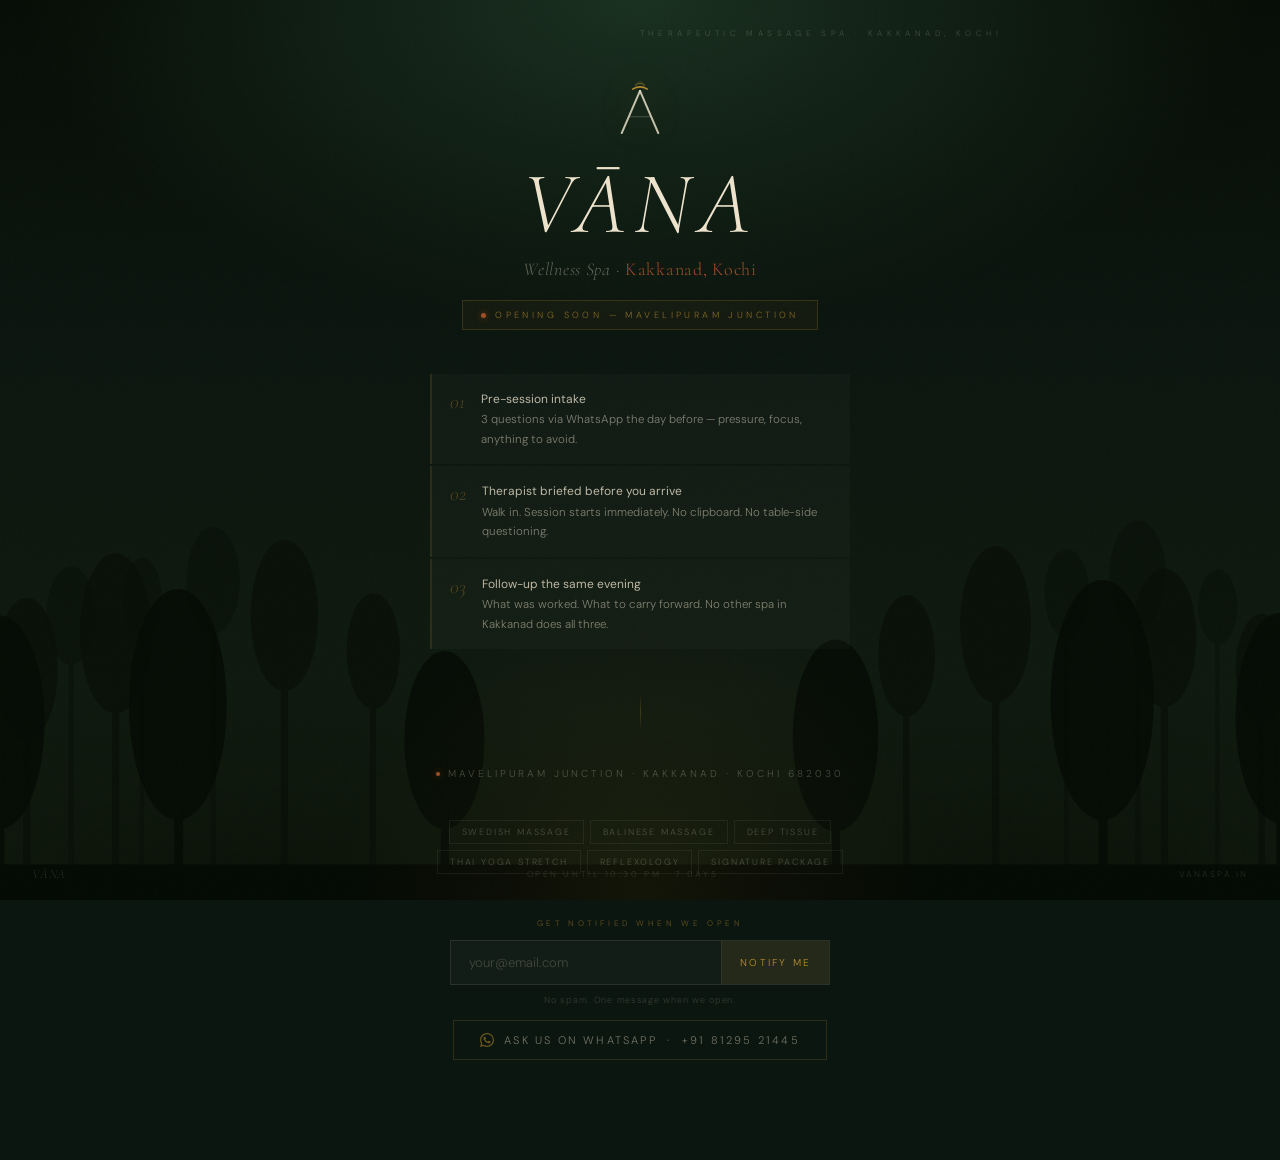
<file: vana_coming_soon.html>
<!DOCTYPE html>
<html lang="en">
<head>

<!-- ═══════════════════════════════════════════════
  CORE META
═══════════════════════════════════════════════ -->
<meta charset="UTF-8">
<meta name="viewport" content="width=device-width, initial-scale=1.0">
<meta http-equiv="X-UA-Compatible" content="IE=edge">

<title>VĀNA Wellness Spa — Kakkanad, Kochi | Therapeutic Massage Opening Soon</title>

<meta name="description" content="VĀNA Wellness Spa is a boutique therapeutic massage centre opening soon at Mavelipuram Junction, Kakkanad, Kochi. Swedish, Balinese, Deep Tissue, Thai massage. Open until 10:30 PM. Pre-session intake. Women-safe.">
<meta name="keywords" content="spa Kakkanad, massage Kakkanad, wellness spa Kochi, therapeutic massage Infopark, Swedish massage Kakkanad, Balinese massage Kochi, deep tissue massage Kakkanad, spa near Infopark, massage near SmartCity Kochi, women safe spa Kochi, VANA wellness spa">
<meta name="author" content="VĀNA Wellness Spa">
<meta name="robots" content="index, follow">
<meta name="theme-color" content="#0C1610">

<link rel="canonical" href="https://vanaspa.in/">

<!-- Open Graph -->
<meta property="og:type"         content="website">
<meta property="og:url"          content="https://vanaspa.in/">
<meta property="og:site_name"    content="VĀNA Wellness Spa">
<meta property="og:title"        content="VĀNA Wellness Spa — Kakkanad, Kochi | Opening Soon">
<meta property="og:description"  content="A boutique therapeutic massage spa at Mavelipuram Junction, Kakkanad. Pre-session intake. Briefed therapists. Open until 10:30 PM. No other spa in Kakkanad does all three.">
<meta property="og:image"        content="https://vanaspa.in/og-image.jpg">
<meta property="og:image:width"  content="1200">
<meta property="og:image:height" content="630">
<meta property="og:locale"       content="en_IN">

<!-- Twitter/X Card -->
<meta name="twitter:card"        content="summary_large_image">
<meta name="twitter:title"       content="VĀNA Wellness Spa — Kakkanad, Kochi">
<meta name="twitter:description" content="Boutique therapeutic massage spa opening soon near Infopark, Kakkanad. Pre-session intake. Open until 10:30 PM.">
<meta name="twitter:image"       content="https://vanaspa.in/og-image.jpg">

<!-- Geo / Local SEO -->
<meta name="geo.region"    content="IN-KL">
<meta name="geo.placename" content="Kakkanad, Kochi, Kerala">
<meta name="geo.position"  content="10.0159;76.3419">
<meta name="ICBM"          content="10.0159, 76.3419">

<!-- JSON-LD Structured Data -->
<script type="application/ld+json">
{
  "@context": "https://schema.org",
  "@type": "HealthAndBeautyBusiness",
  "name": "VĀNA Wellness Spa",
  "alternateName": "Vana Spa Kakkanad",
  "description": "A boutique therapeutic massage and wellness spa at Mavelipuram Junction, Kakkanad, Kochi. Offering Swedish Restore, Balinese Harmony, Deep Tissue Release, Thai Yoga Stretch, Reflexology, and Signature Wellness packages. Pre-session intake, briefed therapists, and post-session follow-up. Open until 10:30 PM.",
  "url": "https://vanaspa.in",
  "telephone": "+918129521445",
  "email": "hello@vanaspa.in",
  "address": {
    "@type": "PostalAddress",
    "streetAddress": "Mavelipuram Junction",
    "addressLocality": "Kakkanad",
    "addressRegion": "Kerala",
    "postalCode": "682030",
    "addressCountry": "IN"
  },
  "geo": {
    "@type": "GeoCoordinates",
    "latitude": 10.0159,
    "longitude": 76.3419
  },
  "openingHoursSpecification": [{
    "@type": "OpeningHoursSpecification",
    "dayOfWeek": ["Monday","Tuesday","Wednesday","Thursday","Friday","Saturday","Sunday"],
    "opens": "11:00",
    "closes": "22:30"
  }],
  "priceRange": "₹₹",
  "currenciesAccepted": "INR",
  "paymentAccepted": "Cash, UPI, Credit Card, Debit Card",
  "areaServed": ["Kakkanad","Infopark","SmartCity Kochi","Thrikkakara","Rajagiri Valley","Ernakulam","Kochi"],
  "hasOfferCatalog": {
    "@type": "OfferCatalog",
    "name": "Massage and Wellness Services",
    "itemListElement": [
      {"@type":"Offer","itemOffered":{"@type":"Service","name":"Swedish Restore","description":"Classic therapeutic Swedish massage for full-body relaxation and muscle tension relief"},"priceSpecification":{"@type":"PriceSpecification","minPrice":"2200","maxPrice":"3200","priceCurrency":"INR"}},
      {"@type":"Offer","itemOffered":{"@type":"Service","name":"Balinese Harmony","description":"Balinese massage combining acupressure, skin rolling and firm pressure"},"priceSpecification":{"@type":"PriceSpecification","minPrice":"2400","maxPrice":"3400","priceCurrency":"INR"}},
      {"@type":"Offer","itemOffered":{"@type":"Service","name":"Deep Tissue Release","description":"Deep tissue massage targeting chronic muscle tension and knots"},"priceSpecification":{"@type":"PriceSpecification","minPrice":"2800","maxPrice":"3800","priceCurrency":"INR"}},
      {"@type":"Offer","itemOffered":{"@type":"Service","name":"Thai Yoga Stretch","description":"Traditional Thai massage with assisted stretching and yoga-like movements"},"priceSpecification":{"@type":"PriceSpecification","minPrice":"2600","maxPrice":"3600","priceCurrency":"INR"}},
      {"@type":"Offer","itemOffered":{"@type":"Service","name":"Reflexology and Foot Restore","description":"Therapeutic foot reflexology and lower leg massage"},"priceSpecification":{"@type":"PriceSpecification","minPrice":"700","maxPrice":"1100","priceCurrency":"INR"}},
      {"@type":"Offer","itemOffered":{"@type":"Service","name":"Signature Wellness Package","description":"VANA's premium 120-minute combination treatment"},"priceSpecification":{"@type":"PriceSpecification","minPrice":"3800","maxPrice":"4800","priceCurrency":"INR"}}
    ]
  }
}
</script>

<!-- Fonts -->
<link rel="preconnect" href="https://fonts.googleapis.com">
<link rel="preconnect" href="https://fonts.gstatic.com" crossorigin>
<link href="https://fonts.googleapis.com/css2?family=Cormorant+Garamond:ital,wght@0,300;0,400;1,300;1,400;1,500&family=DM+Sans:wght@200;300;400&display=swap" rel="stylesheet">

<style>
:root {
  --canopy:#0C1610; --grove:#1A2916; --fern:#3D5430;
  --terra:#A04E26;  --ember:#C05A2C; --ochre:#BF9030;
  --gold:#D4A838;   --linen:#EDE3CC; --cream:#F5F0E6; --mist:#DDD5BC;
  --serif:'Cormorant Garamond',Georgia,serif;
  --sans:'DM Sans',system-ui,sans-serif;
  --ease:cubic-bezier(.22,1,.36,1);
}
*,*::before,*::after{margin:0;padding:0;box-sizing:border-box}
html{height:100%;-webkit-font-smoothing:antialiased;scroll-behavior:smooth}
body{font-family:var(--sans);font-weight:300;background:var(--canopy);color:var(--linen);min-height:100vh;overflow-x:hidden}
a{text-decoration:none;color:inherit}

/* Grain */
body::before{
  content:'';position:fixed;inset:0;
  background-image:url("data:image/svg+xml,%3Csvg viewBox='0 0 256 256' xmlns='http://www.w3.org/2000/svg'%3E%3Cfilter id='n'%3E%3CfeTurbulence type='fractalNoise' baseFrequency='0.9' numOctaves='4' stitchTiles='stitch'/%3E%3C/filter%3E%3Crect width='100%25' height='100%25' filter='url(%23n)' opacity='0.05'/%3E%3C/svg%3E");
  pointer-events:none;z-index:100;opacity:.5;mix-blend-mode:overlay;
  animation:grain 6s steps(2) infinite;
}
@keyframes grain{0%{transform:translate(0,0)}25%{transform:translate(-1%,2%)}50%{transform:translate(1.5%,-1%)}75%{transform:translate(-2%,1%)}100%{transform:translate(0,0)}}

/* Forest bg */
.forest-bg{position:fixed;inset:0;z-index:0;overflow:hidden}
.forest-bg::before{
  content:'';position:absolute;inset:0;
  background:
    radial-gradient(ellipse 80% 60% at 50% 0%,#1a3020 0%,transparent 60%),
    radial-gradient(ellipse 100% 50% at 20% 100%,#0a1208 0%,transparent 50%),
    radial-gradient(ellipse 100% 50% at 80% 100%,#0a1208 0%,transparent 50%),
    linear-gradient(180deg,#060d06 0%,#0c1610 40%,#111c0e 100%);
}
.forest-bg::after{
  content:'';position:absolute;bottom:0;left:50%;transform:translateX(-50%);
  width:600px;height:300px;
  background:radial-gradient(ellipse at center bottom,rgba(191,144,48,.08) 0%,rgba(160,78,38,.04) 40%,transparent 70%);
  pointer-events:none;
}
.trees{position:absolute;bottom:0;left:0;right:0;width:100%;height:100%;pointer-events:none}

/* Top label */
.top-label{
  position:fixed;top:28px;left:50%;transform:translateX(-50%);
  font-size:8px;letter-spacing:.55em;text-transform:uppercase;
  color:rgba(237,227,204,.22);white-space:nowrap;z-index:20;
  animation:fadeUp .8s var(--ease) .2s both;
}

/* Shell */
.shell{
  position:relative;z-index:10;min-height:100vh;
  display:flex;flex-direction:column;align-items:center;justify-content:center;
  padding:80px 24px 100px;gap:0;
}

/* Mark */
.mark-wrap{display:flex;flex-direction:column;align-items:center;margin-bottom:10px;animation:fadeUp 1.2s var(--ease) .4s both}
.mark-svg{width:52px;height:64px;margin-bottom:6px;animation:breathe 4s ease-in-out 1.8s infinite;filter:drop-shadow(0 0 18px rgba(191,144,48,.2))}
@keyframes breathe{0%,100%{filter:drop-shadow(0 0 18px rgba(191,144,48,.2))}50%{filter:drop-shadow(0 0 38px rgba(191,144,48,.45))}}

/* Wordmark */
.wordmark{
  font-family:var(--serif);font-style:italic;font-weight:300;
  font-size:clamp(54px,11vw,88px);color:var(--linen);
  letter-spacing:.08em;line-height:1;text-align:center;
  animation:fadeUp 1.2s var(--ease) .5s both;
}

/* Tagline */
.tagline{
  font-family:var(--serif);font-style:italic;font-size:clamp(14px,2.2vw,18px);
  color:rgba(237,227,204,.38);text-align:center;letter-spacing:.04em;
  margin-top:10px;margin-bottom:20px;
  animation:fadeUp 1s var(--ease) .7s both;
}
.tagline em{font-style:normal;color:var(--terra)}

/* Opening badge */
.opening-badge{
  display:inline-flex;align-items:center;gap:9px;
  padding:8px 18px;
  border:1px solid rgba(191,144,48,.2);
  background:rgba(191,144,48,.05);
  font-size:9px;letter-spacing:.38em;text-transform:uppercase;
  color:rgba(191,144,48,.65);
  margin-bottom:44px;
  animation:fadeUp 1s var(--ease) .85s both;
}
.badge-dot{width:5px;height:5px;border-radius:50%;background:var(--terra);box-shadow:0 0 6px rgba(160,78,38,.7);animation:pulse 2.5s ease-in-out infinite}
@keyframes pulse{0%,100%{opacity:1;transform:scale(1)}50%{opacity:.4;transform:scale(1.6)}}

/* Promises */
.promises{display:flex;flex-direction:column;gap:2px;width:100%;max-width:420px;margin-bottom:44px;animation:fadeUp 1s var(--ease) 1s both}
.promise{
  display:flex;align-items:flex-start;gap:16px;padding:15px 18px;
  background:rgba(255,255,255,.025);border-left:2px solid rgba(191,144,48,.15);
  transition:all .3s var(--ease);
}
.promise:hover{background:rgba(255,255,255,.04);border-left-color:rgba(191,144,48,.45)}
.promise-num{font-family:var(--serif);font-style:italic;font-size:20px;color:rgba(191,144,48,.35);flex-shrink:0;line-height:1.2;padding-top:1px}
.promise-text{font-size:11.5px;color:rgba(237,227,204,.5);line-height:1.7}
.promise-text strong{display:block;color:rgba(237,227,204,.78);font-weight:400;margin-bottom:1px;font-size:12px}

/* Hairline */
.hairline{width:1px;height:38px;background:linear-gradient(180deg,transparent,rgba(191,144,48,.25),transparent);margin:0 auto 36px;animation:fadeUp 1s var(--ease) 1.1s both}

/* Location */
.location{
  display:flex;align-items:center;gap:8px;
  font-size:10px;letter-spacing:.3em;text-transform:uppercase;
  color:rgba(237,227,204,.28);margin-bottom:40px;
  animation:fadeUp 1s var(--ease) 1.15s both;
}
.location-dot{width:4px;height:4px;border-radius:50%;background:var(--terra);box-shadow:0 0 6px rgba(160,78,38,.6);animation:pulse 2.5s ease-in-out infinite}

/* Services */
.services{
  display:flex;flex-wrap:wrap;gap:6px;justify-content:center;
  max-width:480px;margin-bottom:44px;
  animation:fadeUp 1s var(--ease) 1.2s both;
}
.service-pill{
  font-size:9px;letter-spacing:.2em;text-transform:uppercase;
  color:rgba(237,227,204,.26);padding:5px 12px;
  border:1px solid rgba(237,227,204,.07);
}

/* Email */
.notify-wrap{width:100%;max-width:380px;animation:fadeUp 1s var(--ease) 1.3s both}
.notify-label{font-size:8px;letter-spacing:.45em;text-transform:uppercase;color:rgba(191,144,48,.5);margin-bottom:12px;text-align:center}
.notify-form{display:flex;border:1px solid rgba(237,227,204,.1);background:rgba(255,255,255,.03);transition:border-color .3s}
.notify-form:focus-within{border-color:rgba(191,144,48,.35)}
.notify-input{flex:1;background:none;border:none;outline:none;padding:13px 18px;font-family:var(--sans);font-weight:300;font-size:13px;color:var(--linen)}
.notify-input::placeholder{color:rgba(237,227,204,.22)}
.notify-btn{
  padding:13px 18px;background:rgba(191,144,48,.1);
  border:none;border-left:1px solid rgba(237,227,204,.07);
  font-family:var(--sans);font-weight:300;font-size:10px;
  letter-spacing:.22em;text-transform:uppercase;
  color:var(--ochre);cursor:pointer;transition:all .25s var(--ease);white-space:nowrap;
}
.notify-btn:hover{background:rgba(191,144,48,.2);color:var(--gold)}
.notify-success{display:none;text-align:center;padding:14px;font-family:var(--serif);font-style:italic;font-size:15px;color:rgba(237,227,204,.55)}
.notify-note{text-align:center;margin-top:9px;font-size:9px;color:rgba(237,227,204,.18);letter-spacing:.08em}

/* WhatsApp */
.wa-wrap{margin-top:14px;animation:fadeUp 1s var(--ease) 1.4s both}
.wa-btn{
  display:flex;align-items:center;gap:10px;padding:12px 26px;
  border:1px solid rgba(191,144,48,.2);background:transparent;
  font-family:var(--sans);font-weight:300;font-size:11px;
  letter-spacing:.2em;text-transform:uppercase;
  color:rgba(237,227,204,.45);cursor:pointer;text-decoration:none;
  transition:all .3s var(--ease);
}
.wa-btn:hover{border-color:rgba(191,144,48,.5);color:var(--linen);background:rgba(191,144,48,.07)}
.wa-icon{width:14px;height:14px;fill:rgba(191,144,48,.55);flex-shrink:0;transition:fill .3s}
.wa-btn:hover .wa-icon{fill:var(--ochre)}

/* Bottom */
.bottom{
  position:fixed;bottom:0;left:0;right:0;
  padding:18px 32px;
  display:flex;align-items:center;justify-content:space-between;
  z-index:20;pointer-events:none;
}
.bottom-brand{font-family:var(--serif);font-style:italic;font-size:13px;color:rgba(237,227,204,.15);letter-spacing:.06em}
.bottom-mid{font-size:8.5px;letter-spacing:.3em;text-transform:uppercase;color:rgba(237,227,204,.15)}
.bottom-right{font-size:8.5px;letter-spacing:.25em;text-transform:uppercase;color:rgba(237,227,204,.15)}

@keyframes fadeUp{from{opacity:0;transform:translateY(22px)}to{opacity:1;transform:translateY(0)}}

@media(max-width:520px){
  .bottom{display:none}
  .shell{padding:88px 20px 60px}
  .promises,.notify-wrap,.services{max-width:100%}
  .wordmark{font-size:60px}
}
</style>
</head>

<body>

<!-- Forest backdrop -->
<div class="forest-bg" aria-hidden="true">
  <svg class="trees" viewBox="0 0 1440 900" preserveAspectRatio="xMidYMax meet" xmlns="http://www.w3.org/2000/svg">
    <defs>
      <radialGradient id="glowC" cx="50%" cy="100%" r="40%">
        <stop offset="0%" stop-color="#bf9030" stop-opacity="0.06"/>
        <stop offset="100%" stop-color="#bf9030" stop-opacity="0"/>
      </radialGradient>
    </defs>
    <ellipse cx="720" cy="900" rx="500" ry="120" fill="url(#glowC)"/>
    <g opacity="0.4" fill="#060d06">
      <ellipse cx="80" cy="580" rx="28" ry="55"/><rect x="77" y="580" width="6" height="320" rx="2"/>
      <ellipse cx="160" cy="560" rx="22" ry="45"/><rect x="157" y="560" width="5" height="340" rx="2"/>
      <ellipse cx="240" cy="540" rx="30" ry="60"/><rect x="237" y="540" width="6" height="360" rx="2"/>
      <ellipse cx="1200" cy="555" rx="25" ry="50"/><rect x="1197" y="555" width="5" height="345" rx="2"/>
      <ellipse cx="1280" cy="535" rx="32" ry="62"/><rect x="1277" y="535" width="6" height="365" rx="2"/>
      <ellipse cx="1370" cy="570" rx="22" ry="42"/><rect x="1367" y="570" width="5" height="330" rx="2"/>
    </g>
    <g opacity="0.65" fill="#070e07">
      <ellipse cx="30" cy="640" rx="35" ry="80"/><rect x="26" y="640" width="8" height="260" rx="3"/>
      <ellipse cx="130" cy="600" rx="40" ry="90"/><rect x="126" y="600" width="8" height="300" rx="3"/>
      <ellipse cx="320" cy="580" rx="38" ry="85"/><rect x="316" y="580" width="8" height="320" rx="3"/>
      <ellipse cx="420" cy="620" rx="30" ry="65"/><rect x="416" y="620" width="7" height="280" rx="3"/>
      <ellipse cx="1020" cy="625" rx="32" ry="68"/><rect x="1016" y="625" width="7" height="275" rx="3"/>
      <ellipse cx="1120" cy="590" rx="40" ry="88"/><rect x="1116" y="590" width="8" height="310" rx="3"/>
      <ellipse cx="1310" cy="605" rx="36" ry="78"/><rect x="1306" y="605" width="8" height="295" rx="3"/>
      <ellipse cx="1420" cy="640" rx="30" ry="62"/><rect x="1416" y="640" width="7" height="260" rx="3"/>
    </g>
    <g opacity="0.88" fill="#050c05">
      <ellipse cx="0" cy="700" rx="50" ry="120"/><rect x="-5" y="700" width="10" height="200" rx="4"/>
      <ellipse cx="200" cy="680" rx="55" ry="130"/><rect x="196" y="680" width="10" height="220" rx="4"/>
      <ellipse cx="500" cy="720" rx="45" ry="100"/><rect x="496" y="720" width="9" height="180" rx="4"/>
      <ellipse cx="940" cy="715" rx="48" ry="108"/><rect x="936" y="715" width="9" height="185" rx="4"/>
      <ellipse cx="1240" cy="675" rx="58" ry="135"/><rect x="1236" y="675" width="10" height="225" rx="4"/>
      <ellipse cx="1440" cy="695" rx="50" ry="118"/><rect x="1436" y="695" width="9" height="205" rx="4"/>
    </g>
    <rect x="0" y="860" width="1440" height="40" fill="#040a04"/>
  </svg>
</div>

<div class="top-label" aria-hidden="true">Therapeutic Massage Spa · Kakkanad, Kochi</div>

<main class="shell">

  <div class="mark-wrap" aria-hidden="true">
    <svg class="mark-svg" viewBox="0 0 56 70" fill="none">
      <line x1="8" y1="58" x2="28" y2="12" stroke="rgba(237,227,204,.82)" stroke-width="2.2" stroke-linecap="round"/>
      <line x1="48" y1="58" x2="28" y2="12" stroke="rgba(237,227,204,.82)" stroke-width="2.2" stroke-linecap="round"/>
      <line x1="16" y1="40" x2="40" y2="40" stroke="rgba(237,227,204,.18)" stroke-width="1.4" stroke-linecap="round"/>
      <path d="M20 10 Q28 5, 36 10"       stroke="rgba(191,144,48,.9)"  stroke-width="1.8" fill="none" stroke-linecap="round"/>
      <path d="M23 5.5 Q28 2, 33 5.5"     stroke="rgba(191,144,48,.5)"  stroke-width="1.3" fill="none" stroke-linecap="round"/>
      <path d="M25.5 2.5 Q28 1,30.5 2.5"  stroke="rgba(191,144,48,.25)" stroke-width="1"   fill="none" stroke-linecap="round"/>
    </svg>
  </div>

  <!-- H1 — primary crawl target -->
  <h1 class="wordmark">VĀNA</h1>

  <!-- H2 equivalent — secondary keyword -->
  <p class="tagline">Wellness Spa · <em>Kakkanad, Kochi</em></p>

  <!-- Status badge — replaces countdown -->
  <div class="opening-badge" role="status" aria-live="polite">
    <span class="badge-dot" aria-hidden="true"></span>
    Opening Soon — Mavelipuram Junction
  </div>

  <!-- Three USP promises — fully crawlable -->
  <section class="promises" aria-label="What makes VĀNA different">
    <article class="promise">
      <div class="promise-num" aria-hidden="true">01</div>
      <div class="promise-text">
        <strong>Pre-session intake</strong>
        3 questions via WhatsApp the day before — pressure, focus, anything to avoid.
      </div>
    </article>
    <article class="promise">
      <div class="promise-num" aria-hidden="true">02</div>
      <div class="promise-text">
        <strong>Therapist briefed before you arrive</strong>
        Walk in. Session starts immediately. No clipboard. No table-side questioning.
      </div>
    </article>
    <article class="promise">
      <div class="promise-num" aria-hidden="true">03</div>
      <div class="promise-text">
        <strong>Follow-up the same evening</strong>
        What was worked. What to carry forward. No other spa in Kakkanad does all three.
      </div>
    </article>
  </section>

  <div class="hairline" aria-hidden="true"></div>

  <!-- Address — crawlable via address tag -->
  <address class="location" style="font-style:normal">
    <span class="location-dot" aria-hidden="true"></span>
    <span>Mavelipuram Junction · Kakkanad · Kochi 682030</span>
  </address>

  <!-- Services — keyword-rich crawlable text -->
  <div class="services" role="list" aria-label="Services offered at VĀNA Wellness Spa">
    <span class="service-pill" role="listitem">Swedish Massage</span>
    <span class="service-pill" role="listitem">Balinese Massage</span>
    <span class="service-pill" role="listitem">Deep Tissue</span>
    <span class="service-pill" role="listitem">Thai Yoga Stretch</span>
    <span class="service-pill" role="listitem">Reflexology</span>
    <span class="service-pill" role="listitem">Signature Package</span>
  </div>

  <!-- Email capture -->
  <div class="notify-wrap">
    <div class="notify-label" id="notify-lbl">Get notified when we open</div>
    <div class="notify-form" id="notifyForm" role="form" aria-labelledby="notify-lbl">
      <input
        class="notify-input" type="email" id="emailInput"
        placeholder="your@email.com" autocomplete="email"
        aria-label="Your email address"
      />
      <button class="notify-btn" onclick="handleNotify()" aria-label="Notify me when VĀNA opens">
        Notify me
      </button>
    </div>
    <div class="notify-success" id="notifySuccess" role="alert">
      You're on the list. We'll reach out before opening day.
    </div>
    <p class="notify-note">No spam. One message when we open.</p>
  </div>

  <!-- WhatsApp — real number -->
  <div class="wa-wrap">
    <a
      href="https://wa.me/918129521445?text=Hi%2C%20I%27d%20like%20to%20know%20when%20V%C4%80NA%20Wellness%20Spa%20opens."
      class="wa-btn"
      target="_blank"
      rel="noopener noreferrer"
      aria-label="Message VĀNA Wellness Spa on WhatsApp"
    >
      <svg class="wa-icon" viewBox="0 0 24 24" aria-hidden="true">
        <path d="M17.472 14.382c-.297-.149-1.758-.867-2.03-.967-.273-.099-.471-.148-.67.15-.197.297-.767.966-.94 1.164-.173.199-.347.223-.644.075-.297-.15-1.255-.463-2.39-1.475-.883-.788-1.48-1.761-1.653-2.059-.173-.297-.018-.458.13-.606.134-.133.298-.347.446-.52.149-.174.198-.298.298-.497.099-.198.05-.371-.025-.52-.075-.149-.669-1.612-.916-2.207-.242-.579-.487-.5-.669-.51-.173-.008-.371-.01-.57-.01-.198 0-.52.074-.792.372-.272.297-1.04 1.016-1.04 2.479 0 1.462 1.065 2.875 1.213 3.074.149.198 2.096 3.2 5.077 4.487.709.306 1.262.489 1.694.625.712.227 1.36.195 1.871.118.571-.085 1.758-.719 2.006-1.413.248-.694.248-1.289.173-1.413-.074-.124-.272-.198-.57-.347m-5.421 7.403h-.004a9.87 9.87 0 01-5.031-1.378l-.361-.214-3.741.982.998-3.648-.235-.374a9.86 9.86 0 01-1.51-5.26c.001-5.45 4.436-9.884 9.888-9.884 2.64 0 5.122 1.03 6.988 2.898a9.825 9.825 0 012.893 6.994c-.003 5.45-4.437 9.884-9.885 9.884m8.413-18.297A11.815 11.815 0 0012.05 0C5.495 0 .16 5.335.157 11.892c0 2.096.547 4.142 1.588 5.945L.057 24l6.305-1.654a11.882 11.882 0 005.683 1.448h.005c6.554 0 11.89-5.335 11.893-11.893a11.821 11.821 0 00-3.48-8.413z"/>
      </svg>
      Ask us on WhatsApp &nbsp;·&nbsp; +91 81295 21445
    </a>
  </div>

</main>

<footer class="bottom">
  <div class="bottom-brand">VĀNA</div>
  <div class="bottom-mid">Open until 10:30 PM · 7 days</div>
  <div class="bottom-right">vanaspa.in</div>
</footer>

<script>
function handleNotify() {
  const input = document.getElementById('emailInput');
  const email = input.value.trim();
  if (!email || !email.includes('@') || !email.includes('.')) {
    input.style.outline = '1px solid rgba(160,78,38,.6)';
    input.focus(); return;
  }
  input.style.outline = '';
  // Wire to Formspree, Brevo, or Mailchimp here:
  // fetch('https://formspree.io/f/YOUR_ID', { method:'POST',
  //   headers:{'Content-Type':'application/json'},
  //   body: JSON.stringify({ email }) })
  console.log('Notify:', email);
  document.getElementById('notifyForm').style.display    = 'none';
  document.getElementById('notifySuccess').style.display = 'block';
}
document.getElementById('emailInput').addEventListener('keydown', e => {
  if (e.key === 'Enter') handleNotify();
});
</script>

</body>
</html>
</file>
<file: assets/css/pages.css>
/* VĀNA — shared styles for treatment, area and journal pages.
   Same "Last Light" tokens as the homepage, trimmed for reading pages. */
:root{
  --paper:#F4ECDD; --cream:#FBF7EF; --sand:#EADCC6;
  --ink:#23201A; --soft:#564B3D; --faint:#6A5E4B;
  --forest:#22301D; --forest-2:#2A3A24; --fern:#46603A;
  --terra:#984320; --terra-lt:#C06A38;
  --gold:#7C5C17; --gold-lt:#E6C277;
  --serif:'Cormorant Garamond',Georgia,serif;
  --sans:'DM Sans',system-ui,sans-serif;
  --brand:'Plus Jakarta Sans',system-ui,sans-serif;
  --ease:cubic-bezier(.22,1,.36,1);
  --hair:rgba(35,32,26,.13);
  --hair-gold:rgba(154,115,34,.28);
  --shadow:0 24px 60px -28px rgba(35,32,26,.4);
}
*,*::before,*::after{margin:0;padding:0;box-sizing:border-box}
html{-webkit-font-smoothing:antialiased;text-rendering:optimizeLegibility;scroll-behavior:smooth;background:var(--paper)}
body{font-family:var(--sans);font-weight:300;background:var(--paper);color:var(--ink);overflow-x:hidden;line-height:1.6}
a{color:inherit;text-decoration:none}
img{display:block;max-width:100%}
::selection{background:rgba(162,74,34,.22)}

/* Header */
.site-head{position:sticky;top:0;z-index:60;display:flex;align-items:center;justify-content:space-between;gap:16px;padding:14px 40px;background:rgba(244,236,221,.9);backdrop-filter:blur(14px);-webkit-backdrop-filter:blur(14px);border-bottom:1px solid var(--hair)}
.head-brand{display:flex;align-items:center;gap:10px}
.head-mark{width:21px;height:26px}
.head-word{font-family:var(--brand);font-style:italic;font-weight:800;font-size:18px;color:var(--ink)}
.head-nav{display:flex;align-items:center;gap:28px}
.head-nav a{font-size:10px;letter-spacing:.24em;text-transform:uppercase;color:var(--soft);transition:color .3s}
.head-nav a:hover{color:var(--terra)}
.head-cta{padding:10px 18px;border:1px solid var(--terra);color:var(--terra) !important;transition:all .3s var(--ease)}
.head-cta:hover{background:var(--terra);color:var(--cream) !important}
@media(max-width:820px){.head-nav a:not(.head-cta){display:none}.site-head{padding:12px 18px}}

/* Layout */
.wrap{max-width:1120px;margin:0 auto;padding:0 40px}
.narrow{max-width:760px;margin:0 auto}
@media(max-width:600px){.wrap{padding:0 18px}}
.crumbs{font-size:11px;letter-spacing:.06em;color:var(--faint);padding:22px 0 0}
.crumbs a{color:var(--terra)}
.crumbs span{margin:0 8px;opacity:.6}

.eyebrow{font-size:10.5px;letter-spacing:.36em;text-transform:uppercase;color:var(--terra)}
h1,h2,h3{font-family:var(--serif);font-style:italic;font-weight:400;color:var(--ink)}
h1{font-size:clamp(36px,5.4vw,60px);line-height:1.08;margin-top:14px}
h2{font-size:clamp(28px,3.6vw,40px);line-height:1.15}
h3{font-size:22px;font-weight:500;line-height:1.25}

/* Page hero */
.p-hero{display:grid;grid-template-columns:1.05fr .95fr;gap:56px;align-items:center;padding:34px 0 70px}
@media(max-width:860px){.p-hero{grid-template-columns:1fr;gap:34px;padding-bottom:50px}}
.p-lede{font-size:15px;line-height:1.9;color:var(--soft);margin-top:20px;max-width:560px}
.p-facts{display:flex;flex-wrap:wrap;gap:0;margin-top:28px;border-top:1px solid var(--hair);border-bottom:1px solid var(--hair)}
.p-facts div{flex:1;min-width:130px;padding:16px 14px 16px 0}
.p-facts b{display:block;font-family:var(--serif);font-style:italic;font-weight:400;font-size:22px;color:var(--ink)}
.p-facts small{font-size:9.5px;letter-spacing:.2em;text-transform:uppercase;color:var(--gold)}
.p-ctas{display:flex;gap:12px;flex-wrap:wrap;margin-top:28px}
.p-figure{position:relative;overflow:hidden;border-radius:3px;box-shadow:var(--shadow)}
.p-figure img{width:100%;aspect-ratio:4/3.3;object-fit:cover}
.p-figure figcaption{position:absolute;left:0;right:0;bottom:0;padding:26px 18px 12px;font-size:10px;letter-spacing:.08em;color:rgba(251,247,239,.82);background:linear-gradient(transparent,rgba(22,26,17,.7))}

.btn{display:inline-flex;align-items:center;gap:10px;padding:15px 30px;font-size:11px;letter-spacing:.2em;text-transform:uppercase;border:1px solid transparent;transition:all .35s var(--ease);cursor:pointer}
.btn-primary{background:var(--terra);color:var(--cream)}
.btn-primary:hover{background:var(--terra-lt);transform:translateY(-2px)}
.btn-dark{border-color:var(--ink);color:var(--ink)}
.btn-dark:hover{background:var(--ink);color:var(--cream)}
.btn-light{border-color:rgba(251,247,239,.5);color:var(--cream)}
.btn-light:hover{border-color:var(--gold-lt);color:#fff}
.btn svg{width:15px;height:15px;fill:currentColor}

/* Sections */
.band{padding:clamp(64px,8vw,96px) 0}
.band-cream{background:var(--cream)}
.band-sand{background:var(--sand)}
.band-forest{background:var(--forest);color:var(--cream)}
.band-forest h2,.band-forest h3{color:var(--cream)}
.band-forest .eyebrow{color:var(--gold-lt)}
.band-forest p{color:rgba(251,247,239,.72)}

.prose p{font-size:15px;line-height:1.95;color:var(--soft);margin-top:16px}
.prose h2{margin-top:52px}
.prose h2:first-child{margin-top:0}
.prose h3{margin-top:32px}
.prose ul,.prose ol{margin:16px 0 0 20px;color:var(--soft);font-size:15px;line-height:1.9}
.prose li{margin-top:6px}
.prose a{color:var(--terra);border-bottom:1px solid var(--hair-gold)}
.prose strong{font-weight:500;color:var(--ink)}
.prose .note{font-size:13px;color:var(--faint)}

/* Steps */
.steps{list-style:none;margin:28px 0 0 !important;display:grid;gap:1px;background:var(--hair);border:1px solid var(--hair)}
.steps li{background:var(--cream);padding:22px 24px;margin:0 !important;display:grid;grid-template-columns:44px 1fr;gap:6px 14px}
.steps .n{font-family:var(--serif);font-style:italic;font-size:28px;line-height:1;color:var(--gold)}
.steps b{font-weight:500;color:var(--ink);display:block}

/* Price list */
.prices{margin-top:26px;border-top:1px solid var(--hair)}
.price-row{display:grid;grid-template-columns:1fr auto;gap:4px 20px;align-items:baseline;padding:16px 4px;border-bottom:1px solid var(--hair)}
.price-row .nm{font-family:var(--serif);font-style:italic;font-size:20px;color:var(--ink)}
.price-row .nm a{border-bottom:1px solid var(--hair-gold)}
.price-row .nm a:hover{color:var(--terra)}
.price-row .pr{font-size:14px;color:var(--terra);white-space:nowrap;font-feature-settings:"tnum" 1}
.price-row .ds{grid-column:1/-1;font-size:12.5px;line-height:1.7;color:var(--soft)}
.price-note{margin-top:14px;font-size:12px;color:var(--faint)}

/* Two-column */
.cols{display:grid;grid-template-columns:1fr 1fr;gap:56px}
@media(max-width:760px){.cols{grid-template-columns:1fr;gap:30px}}
.fit h3{font-size:19px;margin-bottom:10px}
.fit ul{margin-left:18px;font-size:14px;line-height:1.9;color:var(--soft)}

/* FAQ */
.faq{margin-top:30px;border-top:1px solid var(--hair)}
.faq details{border-bottom:1px solid var(--hair)}
.faq summary{list-style:none;cursor:pointer;display:flex;justify-content:space-between;gap:18px;padding:22px 4px;font-family:var(--serif);font-style:italic;font-size:20px;color:var(--ink)}
.faq summary::-webkit-details-marker{display:none}
.faq summary::after{content:'+';font-family:var(--sans);font-style:normal;font-weight:200;font-size:22px;color:var(--gold);transition:transform .3s var(--ease)}
.faq details[open] summary::after{transform:rotate(45deg);color:var(--terra)}
.faq details p{padding:0 4px 22px;font-size:14px;line-height:1.9;color:var(--soft)}
.faq details p a{color:var(--terra);border-bottom:1px solid var(--hair-gold)}

/* Related */
.related{display:grid;grid-template-columns:repeat(3,1fr);gap:1px;background:var(--hair);border:1px solid var(--hair);margin-top:30px}
@media(max-width:760px){.related{grid-template-columns:1fr}}
.related a{background:var(--cream);padding:26px 24px;transition:background .3s}
.related a:hover{background:var(--paper)}
.related b{display:block;font-family:var(--serif);font-style:italic;font-weight:400;font-size:21px;color:var(--ink)}
.related span{display:block;margin-top:6px;font-size:12.5px;line-height:1.7;color:var(--soft)}
.related em{display:block;margin-top:10px;font-style:normal;font-size:10px;letter-spacing:.2em;text-transform:uppercase;color:var(--terra)}

/* Visit block */
.visit{display:grid;grid-template-columns:1fr 1fr;gap:48px;margin-top:30px}
@media(max-width:760px){.visit{grid-template-columns:1fr;gap:30px}}
.visit h3{font-family:var(--sans);font-style:normal;font-size:10px;font-weight:400;letter-spacing:.34em;text-transform:uppercase;color:var(--terra);margin-bottom:14px}
.visit p{font-size:14px;line-height:2;color:var(--soft)}
.visit .big{font-family:var(--serif);font-style:italic;font-size:21px;line-height:1.55;color:var(--ink)}
.visit a{color:var(--terra)}
.hrs{display:flex;justify-content:space-between;border-bottom:1px solid var(--hair);padding:10px 2px;font-size:13px;color:var(--soft)}
.hrs span:last-child{color:var(--ink)}

/* CTA band */
.cta-band{text-align:center}
.cta-band p{max-width:560px;margin:16px auto 0;font-size:14.5px;line-height:1.9}
.cta-band .p-ctas{justify-content:center}

/* Journal list */
.posts{margin-top:30px;border-top:1px solid var(--hair)}
.posts a{display:block;padding:24px 4px;border-bottom:1px solid var(--hair)}
.posts a:hover b{color:var(--terra)}
.posts b{display:block;font-family:var(--serif);font-style:italic;font-weight:400;font-size:24px;color:var(--ink);transition:color .3s}
.posts span{display:block;margin-top:6px;font-size:13.5px;line-height:1.8;color:var(--soft)}
.byline{margin-top:14px;font-size:11px;letter-spacing:.14em;text-transform:uppercase;color:var(--faint)}

/* Comparison table */
.compare{width:100%;border-collapse:collapse;margin-top:24px;font-size:13.5px}
.compare th,.compare td{text-align:left;vertical-align:top;padding:13px 12px;border-bottom:1px solid var(--hair);color:var(--soft);line-height:1.7}
.compare th{font-weight:500;color:var(--ink);font-size:11px;letter-spacing:.14em;text-transform:uppercase}
.compare td:first-child{color:var(--ink);font-weight:400}
.table-scroll{overflow-x:auto}

/* Footer */
.site-foot{background:var(--forest);color:var(--cream);padding:60px 0 40px}
.foot-grid{display:grid;grid-template-columns:1.3fr 1fr 1fr;gap:40px}
@media(max-width:760px){.foot-grid{grid-template-columns:1fr;gap:30px}}
.foot-brand{font-family:var(--brand);font-style:italic;font-weight:800;font-size:22px;color:rgba(251,247,239,.8)}
.site-foot p{font-size:12.5px;line-height:2;color:rgba(251,247,239,.58);margin-top:12px}
.site-foot h4{font-size:9.5px;font-weight:400;letter-spacing:.3em;text-transform:uppercase;color:var(--gold-lt);margin-bottom:12px}
.site-foot ul{list-style:none}
.site-foot li a{display:block;font-size:13px;line-height:2.1;color:rgba(251,247,239,.7)}
.site-foot li a:hover{color:var(--gold-lt)}
.foot-legal{margin-top:40px;padding-top:22px;border-top:1px solid rgba(251,247,239,.1);font-size:10.5px;letter-spacing:.06em;color:rgba(251,247,239,.4);text-align:center}

/* Floating WhatsApp */
.fa-wa{position:fixed;right:18px;bottom:18px;z-index:54;display:flex;align-items:center;justify-content:center;width:54px;height:54px;border-radius:50%;background:#1f7a40;color:#fff;box-shadow:0 14px 30px -8px rgba(18,55,28,.6);transition:transform .3s var(--ease)}
.fa-wa:hover{transform:translateY(-2px) scale(1.05)}
.fa-wa svg{width:28px;height:28px;fill:currentColor}

/* Mobile readability: no text below 12px on phones.
   Uppercase labels go to 12px with tighter tracking; reading text to 14px. */
@media(max-width:780px){
  .head-nav a,.eyebrow,.p-facts small,.related em,.visit h3,.byline,.compare th,.site-foot h4{font-size:12px;letter-spacing:.14em}
  .btn{font-size:13px;letter-spacing:.14em}
  .crumbs,.p-figure figcaption,.price-note,.prose .note,.foot-legal{font-size:13px;letter-spacing:.04em}
  .price-row .ds,.related span,.hrs,.posts span,.compare,.site-foot p,.site-foot li a{font-size:14px}
  .price-row .pr{font-size:15px}
}
</file>
